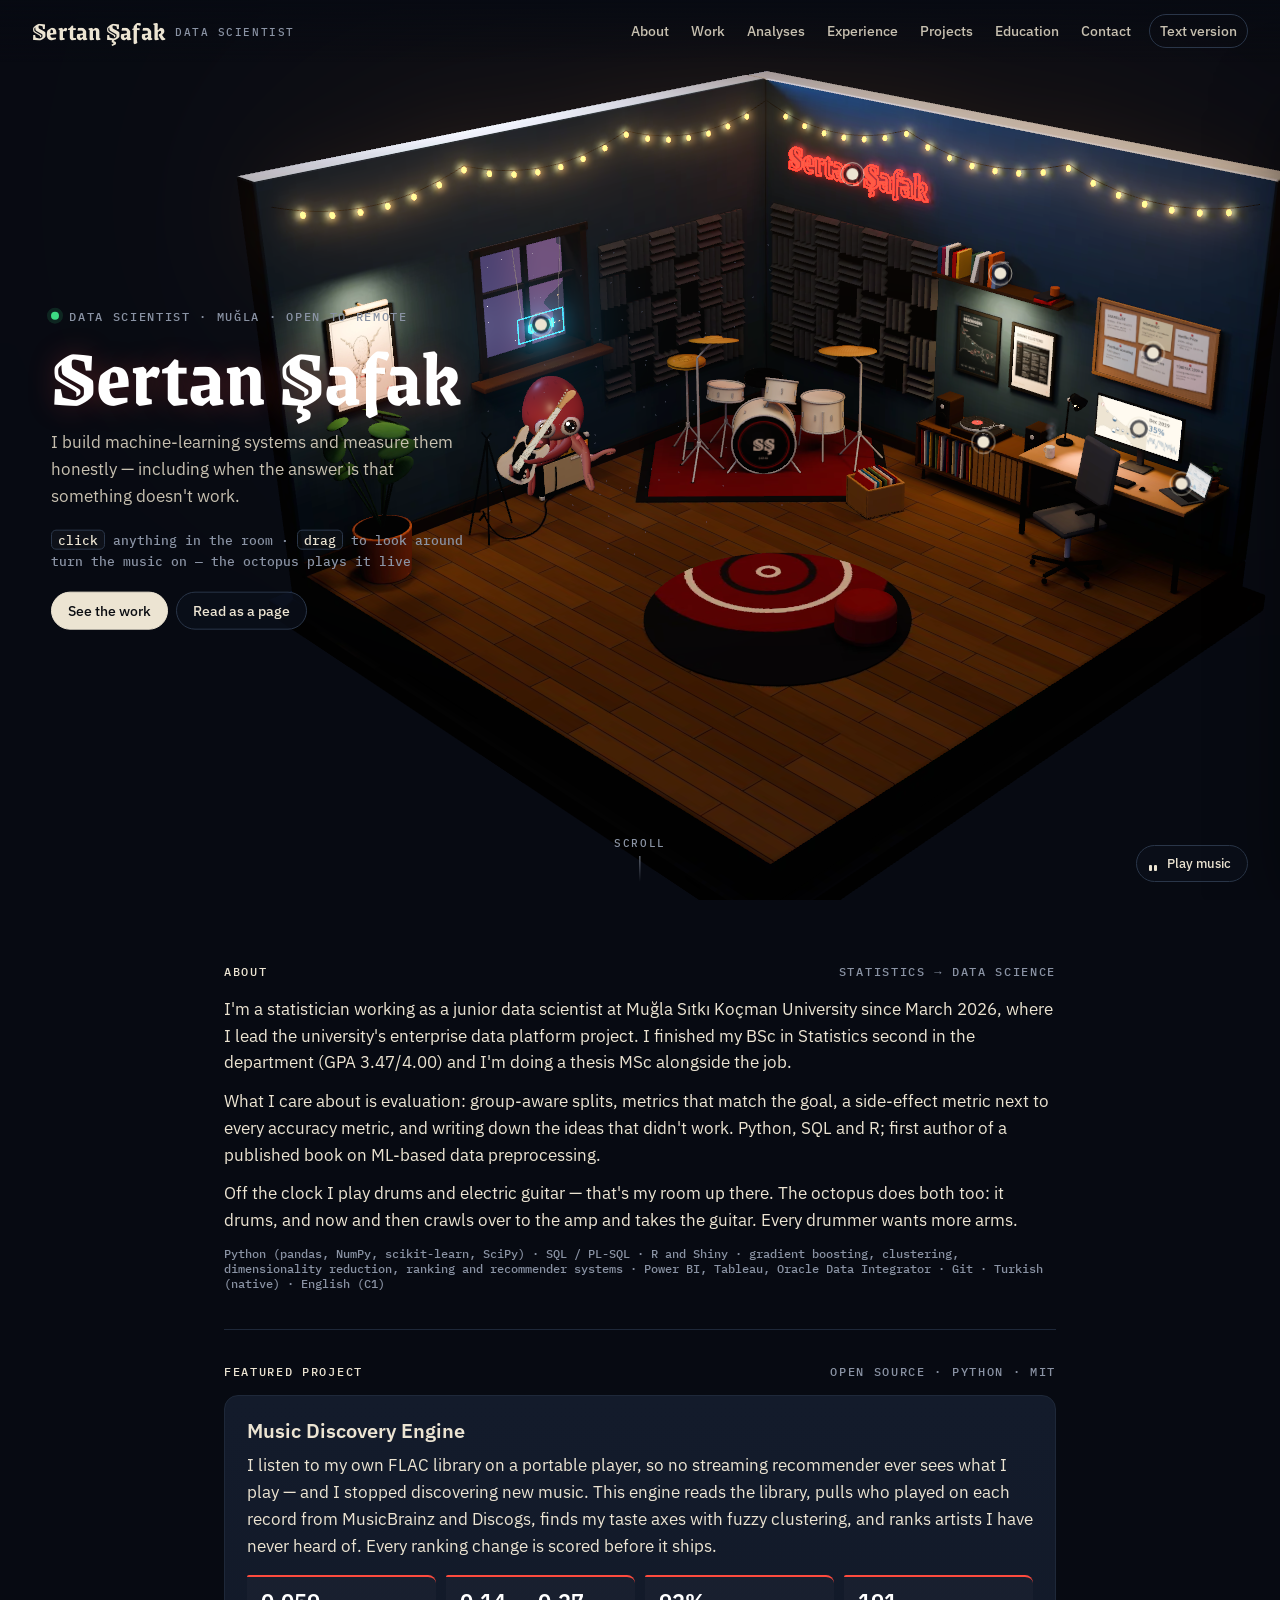
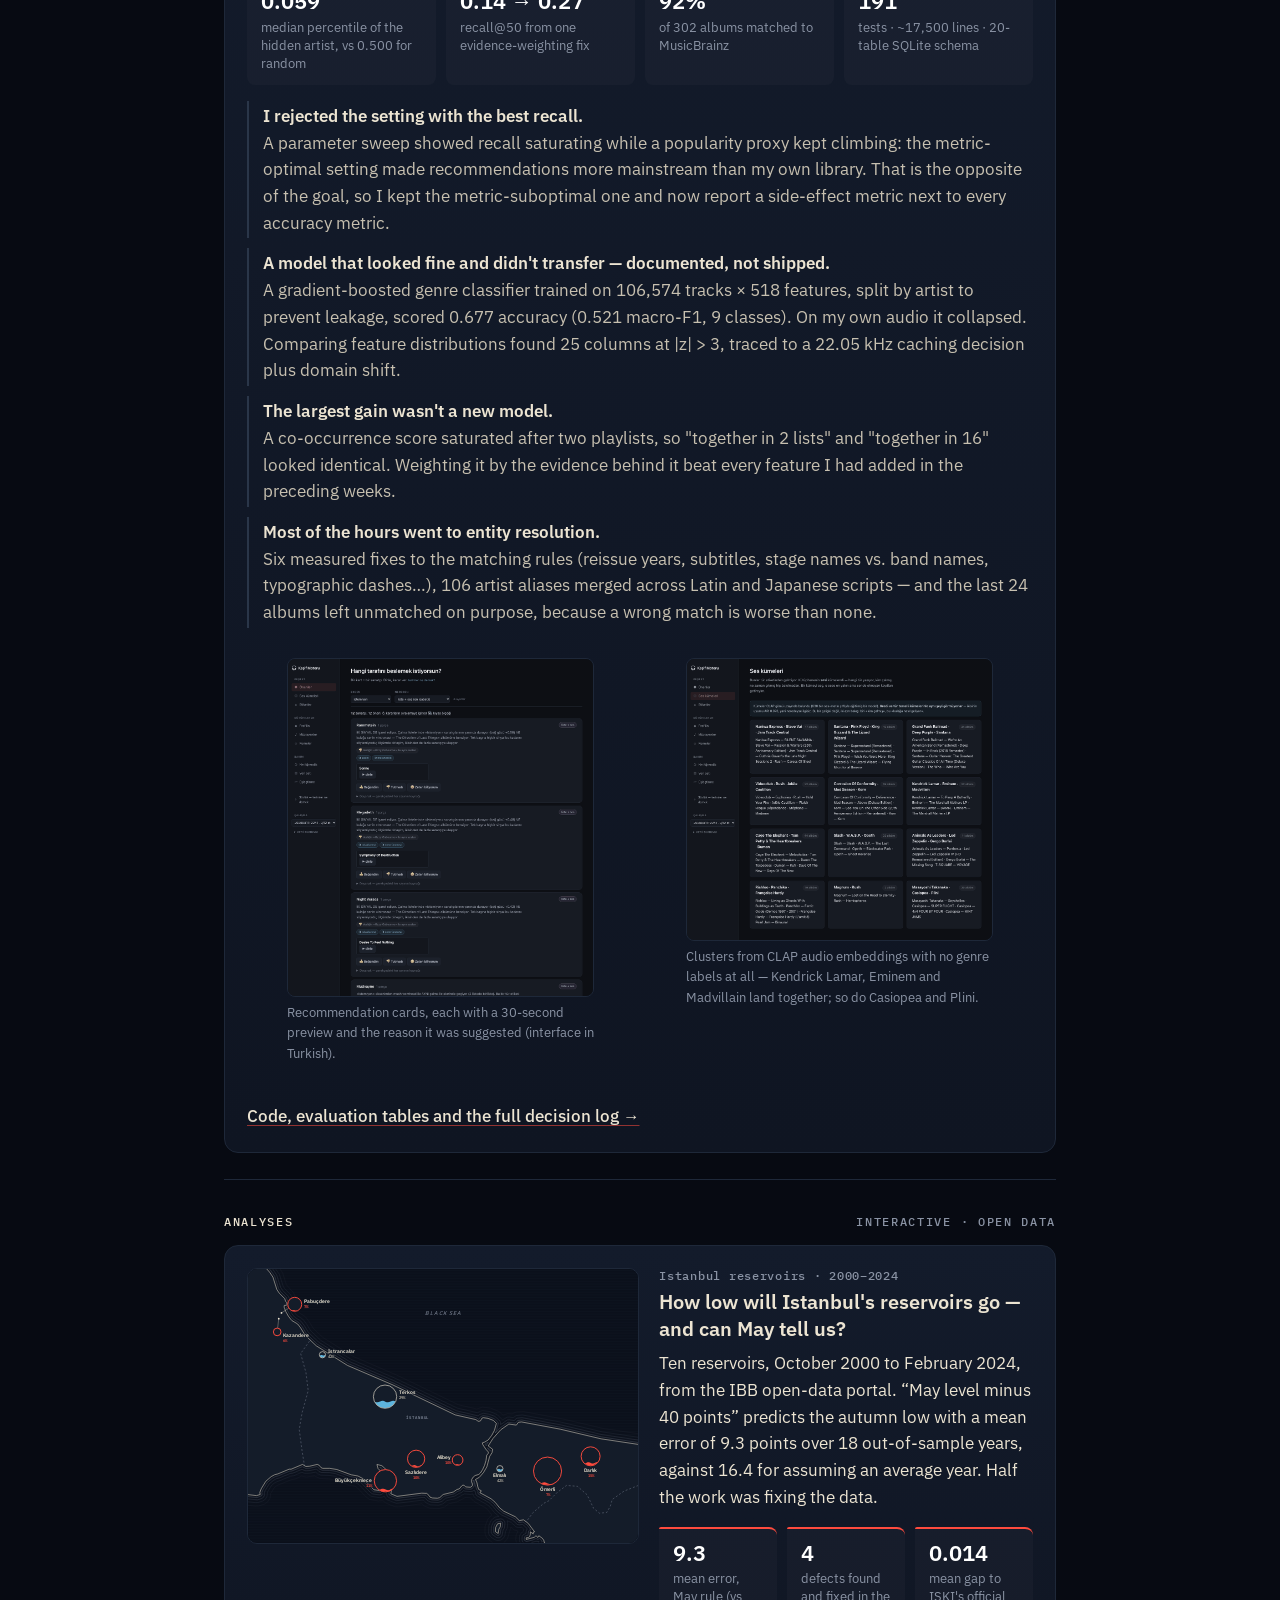
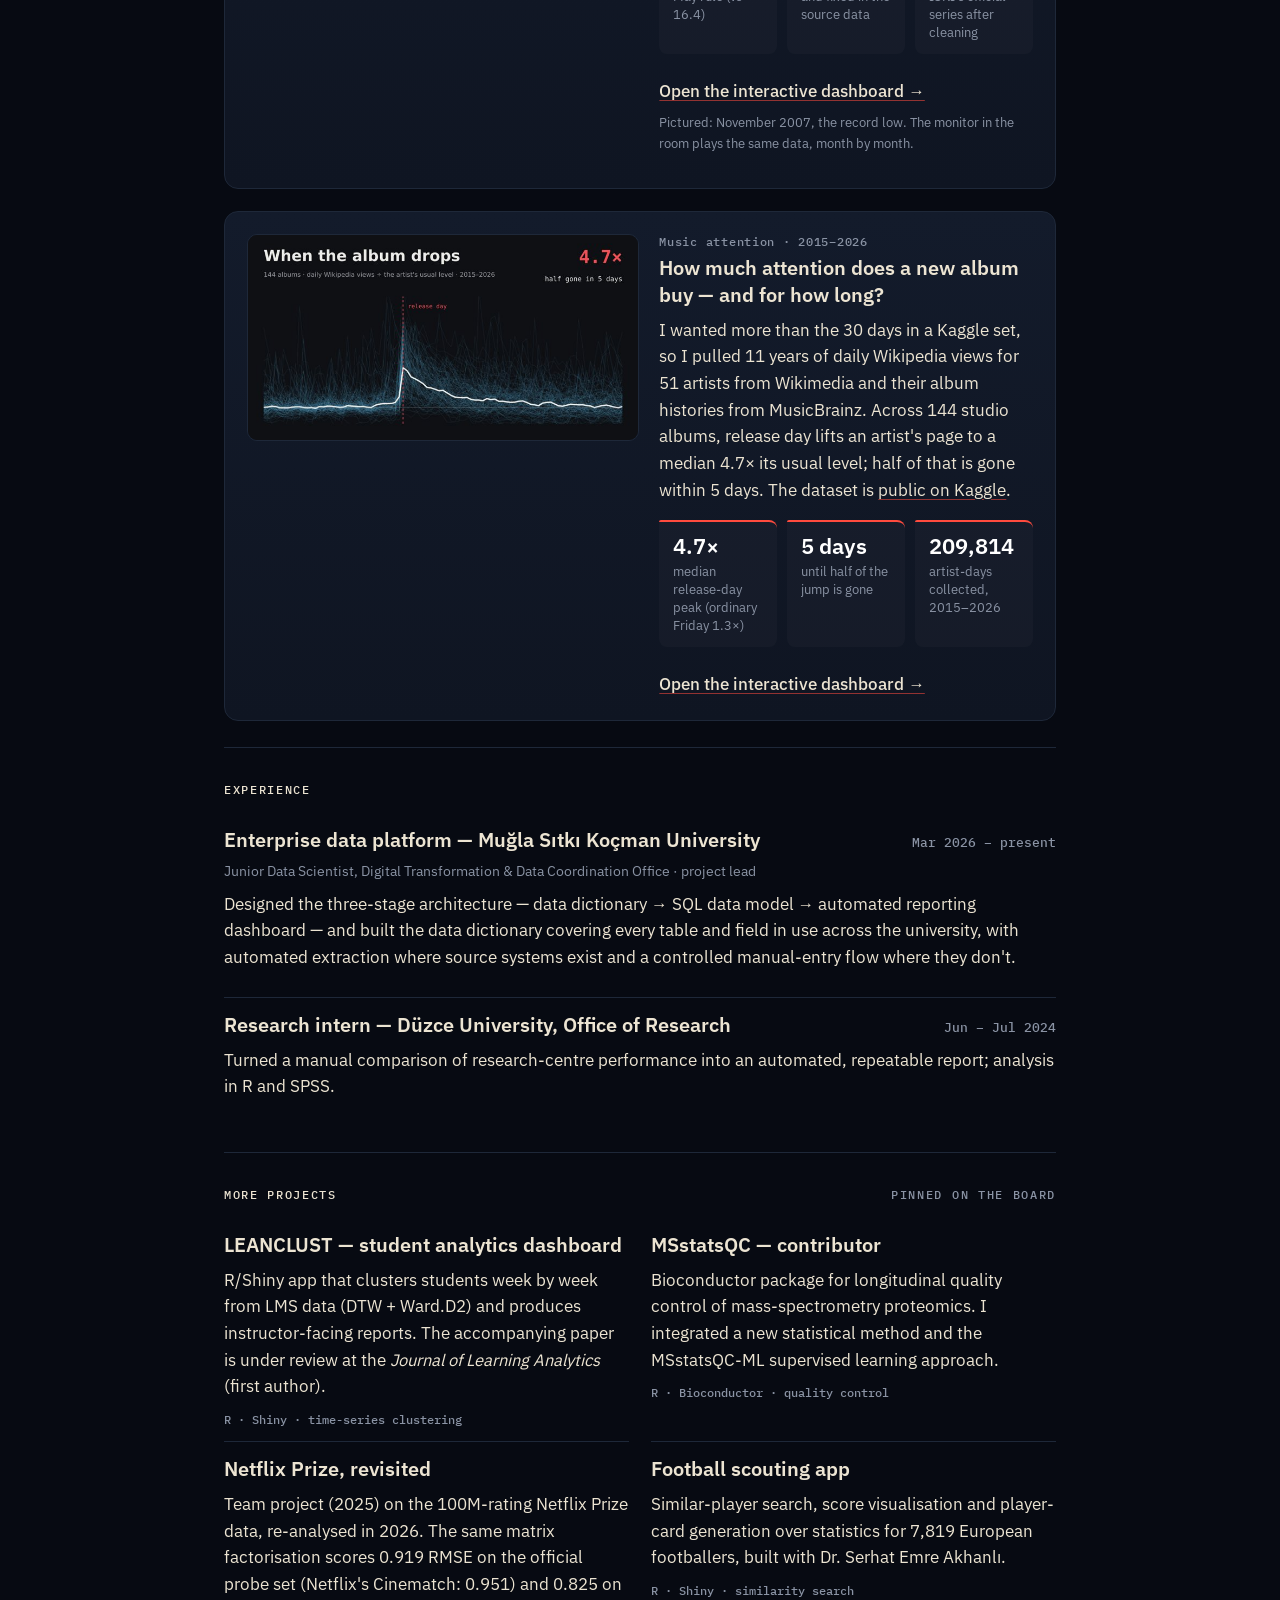
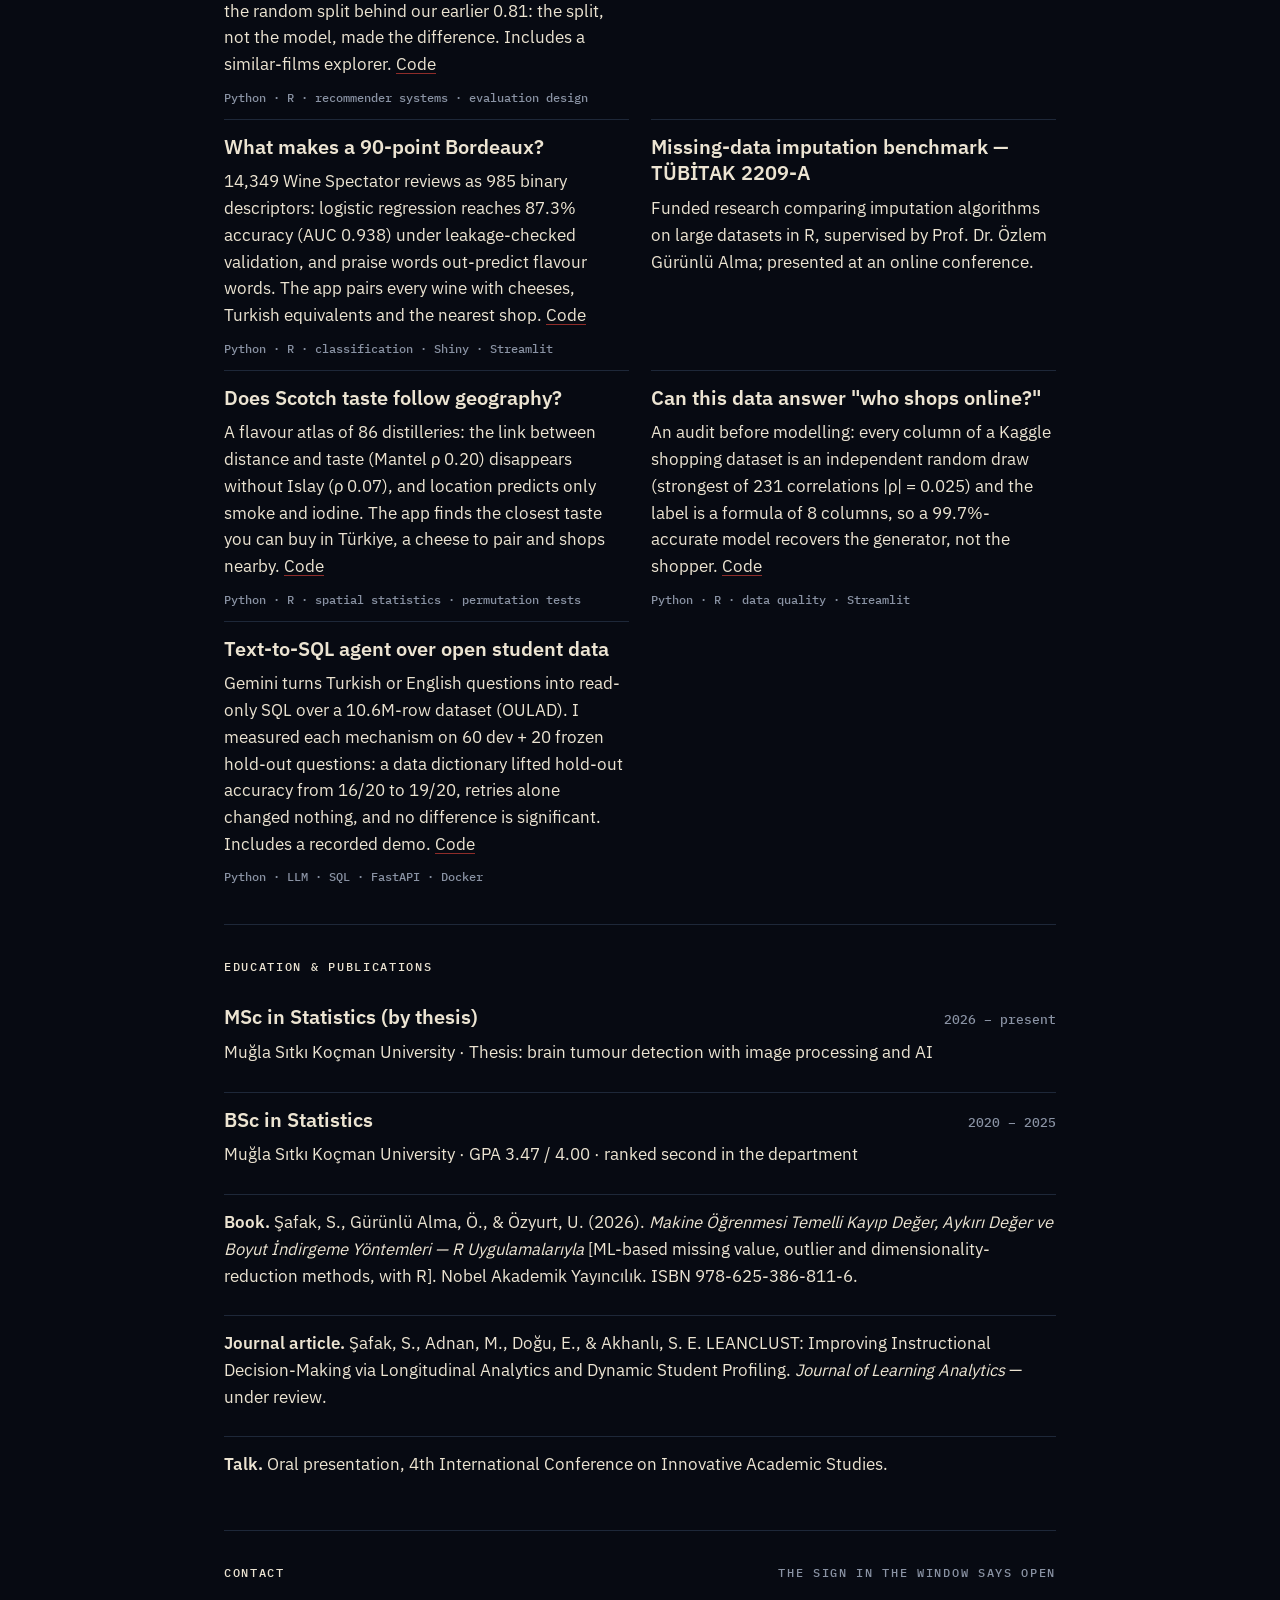
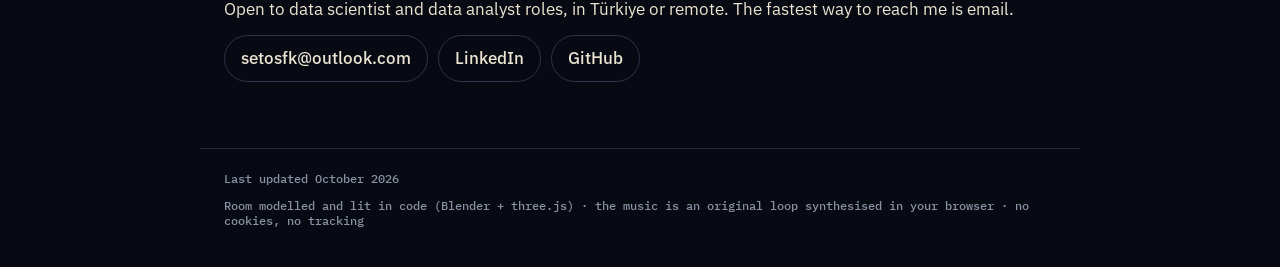
<file: index.html>
<!doctype html>
<html lang="en">
<head>
<meta charset="utf-8">
<meta name="viewport" content="width=device-width, initial-scale=1, viewport-fit=cover">
<title>Sertan Şafak — Data Scientist</title>
<meta name="description" content="Statistician and data scientist in Muğla, Türkiye. Music discovery engine, an interactive analysis of Istanbul's reservoirs, a published book on ML-based data preprocessing.">
<meta name="author" content="Sertan Şafak">
<meta name="theme-color" content="#070a12">
<meta property="og:type" content="website">
<meta property="og:url" content="https://setosfk.github.io/">
<meta property="og:title" content="Sertan Şafak — Data Scientist">
<meta property="og:description" content="I build machine-learning systems and measure them honestly. Python, SQL, R.">
<meta property="og:image" content="https://setosfk.github.io/og.png">
<meta property="og:image:width" content="1200">
<meta property="og:image:height" content="630">
<meta name="twitter:card" content="summary_large_image">
<link rel="canonical" href="https://setosfk.github.io/">
<link rel="icon" href="favicon.svg" type="image/svg+xml">
<link rel="preload" href="assets/oda/oda.glb?v=350130e1" as="fetch" crossorigin>
<noscript><style>.stage .poster{opacity:1}.loader,.scroll{display:none}</style></noscript>
<style>
@font-face{font-family:"Grenze Gotisch";font-weight:700;font-display:swap;src:url(assets/grenze-gotisch-latin-700-normal.woff2) format("woff2");unicode-range:U+0000-00FF,U+2000-206F}
@font-face{font-family:"Grenze Gotisch";font-weight:700;font-display:swap;src:url(assets/grenze-gotisch-latin-ext-700-normal.woff2) format("woff2");unicode-range:U+0100-02BA}
@font-face{font-family:"IBM Plex Sans";font-weight:400;font-display:swap;src:url(assets/ibm-plex-sans-latin-400-normal.woff2) format("woff2");unicode-range:U+0000-00FF,U+0131,U+2000-206F,U+2212}
@font-face{font-family:"IBM Plex Sans";font-weight:400;font-display:swap;src:url(assets/ibm-plex-sans-latin-ext-400-normal.woff2) format("woff2");unicode-range:U+0100-0130,U+0132-02BA}
@font-face{font-family:"IBM Plex Sans";font-weight:500;font-display:swap;src:url(assets/ibm-plex-sans-latin-500-normal.woff2) format("woff2");unicode-range:U+0000-00FF,U+0131,U+2000-206F,U+2212}
@font-face{font-family:"IBM Plex Sans";font-weight:500;font-display:swap;src:url(assets/ibm-plex-sans-latin-ext-500-normal.woff2) format("woff2");unicode-range:U+0100-0130,U+0132-02BA}
@font-face{font-family:"IBM Plex Sans";font-weight:600;font-display:swap;src:url(assets/ibm-plex-sans-latin-600-normal.woff2) format("woff2");unicode-range:U+0000-00FF,U+0131,U+2000-206F,U+2212}
@font-face{font-family:"IBM Plex Sans";font-weight:600;font-display:swap;src:url(assets/ibm-plex-sans-latin-ext-600-normal.woff2) format("woff2");unicode-range:U+0100-0130,U+0132-02BA}
@font-face{font-family:"IBM Plex Mono";font-weight:400;font-display:swap;src:url(assets/ibm-plex-mono-latin-400-normal.woff2) format("woff2");unicode-range:U+0000-00FF,U+0131,U+2000-206F,U+2212}
@font-face{font-family:"IBM Plex Mono";font-weight:500;font-display:swap;src:url(assets/ibm-plex-mono-latin-500-normal.woff2) format("woff2");unicode-range:U+0000-00FF,U+0131,U+2000-206F,U+2212}
@font-face{font-family:"IBM Plex Mono";font-weight:500;font-display:swap;src:url(assets/ibm-plex-mono-latin-ext-500-normal.woff2) format("woff2");unicode-range:U+0100-0130,U+0132-02BA}

:root{
  color-scheme:dark;
  --bg:#070a12; --bg-2:#0b101b; --card:#0f1522; --card-2:#131b2b; --line:#1e2839; --line-2:#2a3649;
  --ink:#ece4d2; --ink-2:#c7c0b0; --muted:#8a93a4;
  --neon:#ff4b3e; --red:#e0343f; --blue:#5db4dd; --warm:#ffc070;
  /* the reservoir thumbnail uses the dashboards' variables */
  --water:#5db4dd; --land:#141c29; --sea:#0b101b; --hatch:#101723; --surface:#141c29; --accent:#ff4b3e;
  --f-name:"Grenze Gotisch",Georgia,serif; --f-body:"IBM Plex Sans",-apple-system,BlinkMacSystemFont,"Segoe UI",Roboto,sans-serif;
  --f-mono:"IBM Plex Mono",ui-monospace,Menlo,monospace;
  --ease:cubic-bezier(.2,.8,.2,1);
}
*{box-sizing:border-box}
html{-webkit-text-size-adjust:100%;scroll-behavior:smooth;background:var(--bg)}
body{margin:0;background:var(--bg);color:var(--ink);font:16.5px/1.62 var(--f-body)}
a{color:inherit;text-decoration-color:color-mix(in srgb,var(--neon) 55%,transparent);text-underline-offset:3px}
a:hover{color:#fff}
:focus-visible{outline:2px solid var(--blue);outline-offset:3px;border-radius:4px}
.sr{position:absolute;width:1px;height:1px;overflow:hidden;clip:rect(0 0 0 0)}

/* ---------------------------------------------------------------- header */
.top{position:fixed;z-index:30;left:0;right:0;top:0;display:flex;align-items:center;gap:18px;padding:14px clamp(16px,3vw,32px);
  background:linear-gradient(#070a12e6,#070a1200);pointer-events:none}
.top>*{pointer-events:auto}
.brand{font:700 26px/1 var(--f-name);text-decoration:none;color:var(--ink);letter-spacing:.01em}
.brand i{font:500 11px var(--f-mono);letter-spacing:.14em;text-transform:uppercase;color:var(--muted);margin-left:10px;font-style:normal;vertical-align:4px}
.top nav{margin-left:auto;display:flex;gap:2px;flex-wrap:wrap;justify-content:flex-end}
.top nav button,.top nav a{appearance:none;background:none;border:0;color:var(--ink-2);font:500 13.5px var(--f-body);padding:7px 10px;border-radius:999px;cursor:pointer;text-decoration:none}
.top nav button:hover,.top nav a:hover,.top nav button[aria-current="true"]{color:#fff;background:#ffffff12}
.top nav .txt{border:1px solid var(--line-2);margin-left:6px}
.menu{display:none}
@media (max-width:980px){
  .top nav{display:none;position:absolute;top:56px;right:12px;flex-direction:column;background:#0b101bf2;border:1px solid var(--line-2);border-radius:14px;padding:8px;min-width:200px}
  .top nav.open{display:flex}
  .top nav button,.top nav a{text-align:left;font-size:15px;padding:10px 12px}
  .menu{display:inline-grid;place-items:center;margin-left:auto;width:40px;height:40px;border-radius:999px;border:1px solid var(--line-2);background:#0b101bcc;color:var(--ink);cursor:pointer}
}

/* ---------------------------------------------------------------- stage */
.stage{position:relative;height:100vh;height:100svh;min-height:540px;overflow:hidden;background:radial-gradient(120% 90% at 60% 58%,#111a2c 0,#070a12 62%)}
.stage canvas{position:absolute;inset:0;width:100%;height:100%;display:block;outline:none}
.poster{position:absolute;inset:0;background:center/cover no-repeat;opacity:0;transition:opacity .8s}
.stage.nogl .poster{opacity:1}
.intro{position:absolute;z-index:5;left:clamp(16px,4vw,64px);top:50%;transform:translateY(-44%);width:min(420px,34vw);pointer-events:none;transition:opacity .5s,transform .6s var(--ease)}
.intro>*{pointer-events:auto}
.stage.focused .intro{opacity:0;transform:translate(-30px,-44%);pointer-events:none}
.stage.focused .intro>*{pointer-events:none}
.kicker{font:500 12px var(--f-mono);letter-spacing:.14em;text-transform:uppercase;color:var(--muted);margin:0 0 14px}
.kicker b{width:8px;height:8px;border-radius:50%;background:#3ddc84;box-shadow:0 0 0 4px #3ddc8422;display:inline-block;margin-right:10px;vertical-align:1px}
.name{font:700 clamp(48px,6.4vw,96px)/.92 var(--f-name);margin:0 0 16px;color:#fff;text-shadow:0 0 28px #ff4b3e40}
.lede{font-size:clamp(16px,1.35vw,19px);line-height:1.55;color:var(--ink-2);margin:0 0 20px}
.hint{font:500 12.5px var(--f-mono);color:var(--muted);margin:0 0 20px;line-height:1.7}
.hint kbd{font:inherit;color:var(--ink);border:1px solid var(--line-2);border-radius:5px;padding:1px 6px;background:#ffffff08}
.cta{display:flex;flex-wrap:wrap;gap:8px}
.cta a,.cta button{appearance:none;font:500 14px var(--f-body);color:var(--ink);text-decoration:none;border:1px solid var(--line-2);background:#0b101bcc;border-radius:999px;padding:9px 16px;cursor:pointer}
.cta .pri{background:var(--ink);color:#0b0d12;border-color:var(--ink)}
.cta a:hover,.cta button:hover{border-color:var(--ink)}
.loader{position:absolute;z-index:6;right:clamp(16px,3vw,32px);bottom:22px;font:500 12.5px var(--f-mono);color:var(--muted);letter-spacing:.06em;transition:opacity .6s}
.loader b{color:var(--ink);font-weight:500}
.loader i{display:block;height:2px;margin-top:8px;background:var(--line-2);border-radius:2px;overflow:hidden}
.loader i::after{content:"";display:block;height:100%;width:var(--p,0%);background:var(--neon);transition:width .2s}
.stage.ready .loader{opacity:0;pointer-events:none}
.sound{position:absolute;z-index:7;right:clamp(16px,3vw,32px);bottom:18px;display:flex;align-items:center;gap:10px;appearance:none;cursor:pointer;
  font:500 13px var(--f-body);color:var(--ink);background:#0b101bd9;border:1px solid var(--line-2);border-radius:999px;padding:9px 16px 9px 12px}
.sound:hover{border-color:var(--ink)}
.sound i{display:inline-flex;gap:2px;align-items:flex-end;height:14px}
.sound i::before,.sound i::after{content:"";width:3px;height:6px;background:var(--ink);border-radius:1px}
.sound[aria-pressed="true"] i::before{animation:eq .9s ease-in-out infinite}
.sound[aria-pressed="true"] i::after{animation:eq .9s ease-in-out -.45s infinite}
.sound[aria-pressed="true"]{border-color:var(--neon)}
@keyframes eq{0%,100%{height:4px}50%{height:14px}}
.stage.focused .sound{right:auto;left:clamp(16px,3vw,32px)}
@media (max-width:820px){.stage.focused .sound{display:none}}
.scroll{position:absolute;z-index:5;left:50%;bottom:18px;transform:translateX(-50%);font:500 11px var(--f-mono);letter-spacing:.14em;text-transform:uppercase;color:var(--muted);text-decoration:none;display:flex;flex-direction:column;align-items:center;gap:6px}
.scroll::after{content:"";width:1px;height:26px;background:linear-gradient(var(--muted),transparent);animation:drip 2.2s infinite}
@keyframes drip{0%{transform:scaleY(0);transform-origin:top}50%{transform:scaleY(1);transform-origin:top}51%{transform-origin:bottom}100%{transform:scaleY(0);transform-origin:bottom}}
.stage.focused .scroll{opacity:0}

/* pins over the objects, hover label with corner brackets */
.pins{position:absolute;inset:0;z-index:4;pointer-events:none}
.pin{position:absolute;left:0;top:0;width:30px;height:30px;margin:-15px 0 0 -15px;border-radius:50%;border:0;padding:0;pointer-events:auto;cursor:pointer;background:transparent;
  transition:opacity .35s;will-change:transform}
.pin::before{content:"";position:absolute;inset:9px;border-radius:50%;background:var(--ink);box-shadow:0 0 0 3px #070a12aa}
.pin::after{content:"";position:absolute;inset:3px;border-radius:50%;border:1.5px solid var(--ink);opacity:.7;animation:ping 2.4s var(--ease) infinite}
.pin span{position:absolute;left:34px;top:50%;transform:translateY(-50%);white-space:nowrap;font:500 12px var(--f-mono);letter-spacing:.04em;color:var(--ink);
  background:#0b101be6;border:1px solid var(--line-2);padding:4px 9px;border-radius:999px;opacity:0;transition:opacity .2s;pointer-events:none}
.pin:hover span,.pin:focus-visible span,.pins.labels .pin span{opacity:1}
.pins.hide .pin{opacity:0;pointer-events:none}
@keyframes ping{0%{transform:scale(.6);opacity:.9}70%,100%{transform:scale(1.5);opacity:0}}
.tag{position:absolute;z-index:4;left:0;top:0;pointer-events:none;opacity:0;transition:opacity .15s}
.tag.on{opacity:1}
.tag i{position:absolute;width:14px;height:14px;border:2px solid var(--ink)}
.tag i:nth-child(1){left:0;top:0;border-right:0;border-bottom:0}.tag i:nth-child(2){right:0;top:0;border-left:0;border-bottom:0}
.tag i:nth-child(3){left:0;bottom:0;border-right:0;border-top:0}.tag i:nth-child(4){right:0;bottom:0;border-left:0;border-top:0}
.tag b{position:absolute;left:50%;bottom:calc(100% + 10px);transform:translateX(-50%);white-space:nowrap;font:500 12.5px var(--f-mono);color:#0b0d12;background:var(--ink);padding:5px 10px;border-radius:999px}

/* the panel that opens next to a focused object */
.panel{position:absolute;z-index:8;top:76px;right:clamp(12px,2vw,24px);bottom:clamp(12px,2vw,24px);width:min(460px,38vw);display:flex;flex-direction:column;
  background:#0a0f1af2;border:1px solid var(--line-2);border-radius:16px;box-shadow:0 30px 80px #0009;transform:translateX(calc(100% + 40px));transition:transform .55s var(--ease);
  -webkit-backdrop-filter:blur(10px);backdrop-filter:blur(10px)}
.panel.open{transform:none}
.panel header{display:flex;align-items:center;gap:8px;padding:14px 14px 12px 20px;border-bottom:1px solid var(--line)}
.panel header .n{font:500 12px var(--f-mono);letter-spacing:.12em;text-transform:uppercase;color:var(--muted)}
.panel header .sp{flex:1}
.panel header button{appearance:none;width:34px;height:34px;border-radius:999px;border:1px solid var(--line-2);background:transparent;color:var(--ink);cursor:pointer;font:16px/1 var(--f-body)}
.panel header button:hover{border-color:var(--ink)}
.panel .body{overflow:auto;padding:4px 20px 24px;overscroll-behavior:contain}
.panel .body .sec-h{margin-top:14px}
.panel .analysis,.panel .figs,.panel .two{grid-template-columns:1fr}
.panel .stats,.panel .analysis .stats{grid-template-columns:1fr 1fr}
.panel .card{padding:16px}
.panel .two .item:nth-child(2){border-top:1px solid var(--line)}
@media (max-width:820px){
  .panel{left:0;right:0;top:auto;bottom:0;width:auto;max-height:64svh;border-radius:18px 18px 0 0;transform:translateY(105%)}
  .intro{top:auto;bottom:74px;transform:none;width:auto;right:16px}
  .stage.focused .intro{transform:translateY(20px)}
  .name{font-size:52px}
  .lede{font-size:15.5px;margin-bottom:14px}
  .hint{display:none}
  .pin span{display:none}
}

/* ---------------------------------------------------------------- the readable page */
.read{max-width:880px;margin:0 auto;padding:30px clamp(16px,4vw,24px) 40px}
.sec{padding:34px 0 26px;scroll-margin-top:70px;border-top:1px solid var(--line)}
.sec:first-child{border-top:0}
.sec-h{display:flex;justify-content:space-between;align-items:baseline;gap:12px;margin:0 0 16px;font:500 12px var(--f-mono);letter-spacing:.14em;text-transform:uppercase;color:var(--muted)}
.sec-h b{color:var(--ink);font-weight:500}
h3{font-size:1.28rem;line-height:1.3;margin:0 0 8px;font-weight:600}
h3 a{text-decoration:none}h3 a:hover{text-decoration:underline}
p{margin:0 0 12px}
.card{background:linear-gradient(180deg,var(--card-2),var(--card));border:1px solid var(--line);border-radius:14px;padding:22px}
.stats{display:grid;grid-template-columns:repeat(4,minmax(0,1fr));gap:10px;margin:16px 0}
.stat{border-top:2px solid var(--neon);background:#ffffff06;border-radius:2px 8px 8px 8px;padding:12px 14px}
.stat b{display:block;font:600 1.35rem/1.2 var(--f-body);color:#fff}
.stat span{font-size:.8rem;color:var(--muted);line-height:1.4;display:block;margin-top:4px}
.lessons{list-style:none;padding:0;margin:14px 0 6px;display:grid;gap:10px}
.lessons li{border-left:2px solid var(--line-2);padding:2px 0 2px 14px;color:var(--ink-2)}
.lessons strong{display:block;color:var(--ink)}
.figs{display:grid;grid-template-columns:1fr 1fr;gap:12px;margin:14px 0}
.figs img{width:100%;height:auto;border-radius:8px;border:1px solid var(--line);display:block;background:#fff}
figcaption{font-size:.8rem;color:var(--muted);margin-top:6px}
.more{display:inline-block;margin-top:8px;font-weight:500;color:var(--ink)}
.analysis{display:grid;grid-template-columns:minmax(0,1.05fr) minmax(0,1fr);gap:20px;align-items:start}
.analysis .map{display:block;border:1px solid var(--line);border-radius:10px;overflow:hidden;background:var(--sea)}
.analysis .map svg,.analysis .map img{display:block;width:100%;height:auto}
.analysis + .analysis{margin-top:22px}
.analysis .k{font:500 12px var(--f-mono);color:var(--muted);letter-spacing:.06em;margin-bottom:6px}
.analysis .stats{grid-template-columns:repeat(3,minmax(0,1fr))}
.item{padding:14px 0;border-top:1px solid var(--line)}
.item:first-of-type{border-top:0}
.row{display:flex;justify-content:space-between;align-items:baseline;gap:12px;flex-wrap:wrap}
.when{font:500 12.5px var(--f-mono);color:var(--muted)}
.meta{font-size:.9rem;color:var(--muted);margin:-2px 0 8px}
.two{display:grid;grid-template-columns:1fr 1fr;gap:0 22px}
.two .item:nth-child(2){border-top:0}
.tags{font:500 12px var(--f-mono);color:var(--muted);margin-top:6px}
.contact{display:flex;flex-wrap:wrap;gap:10px}
.contact a{border:1px solid var(--line-2);border-radius:999px;padding:9px 16px;text-decoration:none;font-weight:500}
.contact a:hover{border-color:var(--ink)}
footer{max-width:880px;margin:0 auto;padding:22px clamp(16px,4vw,24px) 40px;display:flex;justify-content:space-between;gap:12px;flex-wrap:wrap;font:500 12px var(--f-mono);color:var(--muted);border-top:1px solid var(--line)}
@media (max-width:720px){.stats{grid-template-columns:1fr 1fr}.figs,.analysis,.two{grid-template-columns:1fr}.two .item:nth-child(2){border-top:1px solid var(--line)}}
@media (prefers-reduced-motion:reduce){*{animation:none!important;transition:none!important;scroll-behavior:auto!important}}
</style>
</head>
<body>
<header class="top">
  <a class="brand" href="#top">Sertan Şafak<i>data scientist</i></a>
  <button class="menu" type="button" aria-label="Menu" aria-expanded="false">☰</button>
  <nav aria-label="Sections">
    <button type="button" data-go="about">About</button>
    <button type="button" data-go="work">Work</button>
    <button type="button" data-go="analyses">Analyses</button>
    <button type="button" data-go="experience">Experience</button>
    <button type="button" data-go="projects">Projects</button>
    <button type="button" data-go="education">Education</button>
    <button type="button" data-go="contact">Contact</button>
    <a class="txt" href="#read">Text version</a>
  </nav>
</header>

<section class="stage" id="top" aria-label="Sertan's room — an interactive 3D scene">
  <div class="poster" style="background-image:url(assets/oda/oda.webp?v=350130e1)" aria-hidden="true"></div>
  <canvas id="room" aria-hidden="true" tabindex="-1"></canvas>
  <div class="pins" aria-label="Places in the room"></div>
  <div class="tag" aria-hidden="true"><i></i><i></i><i></i><i></i><b></b></div>
  <div class="intro">
    <p class="kicker"><b></b>Data scientist · <span lang="tr">Muğla</span> · open to remote</p>
    <h1 class="name">Sertan Şafak</h1>
    <p class="lede">I build machine-learning systems and measure them honestly — including when the answer is that something doesn't work.</p>
    <p class="hint"><kbd>click</kbd> anything in the room · <kbd>drag</kbd> to look around<br>turn the music on — the octopus plays it live</p>
    <div class="cta"><button class="pri" type="button" data-go="work">See the work</button><a href="#read">Read as a page</a></div>
  </div>
  <div class="loader" role="status"><span>Tuning the drums… <b>0%</b></span><i></i></div>
  <button class="sound" type="button" aria-pressed="false" hidden><i aria-hidden="true"></i><span>Play music</span></button>
  <a class="scroll" href="#read">scroll</a>
  <aside class="panel" aria-label="Details" aria-hidden="true">
    <header><span class="n"></span><span class="sp"></span>
      <button type="button" class="prev" aria-label="Previous">←</button><button type="button" class="next" aria-label="Next">→</button><button type="button" class="close" aria-label="Close">✕</button></header>
    <div class="body"></div>
  </aside>
</section>

<main class="read" id="read">
<section class="sec" id="about" data-title="About">
  <h2 class="sec-h"><b>About</b><span>statistics → data science</span></h2>
  <p>I'm a statistician working as a junior data scientist at Muğla Sıtkı Koçman University since March 2026, where I lead the university's enterprise data platform project. I finished my BSc in Statistics second in the department (GPA 3.47/4.00) and I'm doing a thesis MSc alongside the job.</p>
  <p>What I care about is evaluation: group-aware splits, metrics that match the goal, a side-effect metric next to every accuracy metric, and writing down the ideas that didn't work. Python, SQL and R; first author of a published book on ML-based data preprocessing.</p>
  <p>Off the clock I play drums and electric guitar — that's my room up there. The octopus does both too: it drums, and now and then crawls over to the amp and takes the guitar. Every drummer wants more arms.</p>
  <p class="tags">Python (pandas, NumPy, scikit-learn, SciPy) · SQL / PL-SQL · R and Shiny · gradient boosting, clustering, dimensionality reduction, ranking and recommender systems · Power BI, Tableau, Oracle Data Integrator · Git · Turkish (native) · English (C1)</p>
</section>
<section class="sec" id="work" data-title="Featured project">
  <h2 class="sec-h"><b>Featured project</b><span>open source · Python · MIT</span></h2>
  <div class="card">
    <h3><a href="https://github.com/SETOsfk/muzik-kesif-motoru">Music Discovery Engine</a></h3>
    <p>I listen to my own FLAC library on a portable player, so no streaming recommender ever sees what I play — and I stopped discovering new music. This engine reads the library, pulls who played on each record from MusicBrainz and Discogs, finds my taste axes with fuzzy clustering, and ranks artists I have never heard of. Every ranking change is scored before it ships.</p>
    <div class="stats">
      <div class="stat"><b>0.059</b><span>median percentile of the hidden artist, vs 0.500 for random</span></div>
      <div class="stat"><b>0.14 → 0.27</b><span>recall@50 from one evidence-weighting fix</span></div>
      <div class="stat"><b>92%</b><span>of 302 albums matched to MusicBrainz</span></div>
      <div class="stat"><b>191</b><span>tests · ~17,500 lines · 20-table SQLite schema</span></div>
    </div>
    <ul class="lessons">
      <li><strong>I rejected the setting with the best recall.</strong>A parameter sweep showed recall saturating while a popularity proxy kept climbing: the metric-optimal setting made recommendations more mainstream than my own library. That is the opposite of the goal, so I kept the metric-suboptimal one and now report a side-effect metric next to every accuracy metric.</li>
      <li><strong>A model that looked fine and didn't transfer — documented, not shipped.</strong>A gradient-boosted genre classifier trained on 106,574 tracks × 518 features, split by artist to prevent leakage, scored 0.677 accuracy (0.521 macro-F1, 9 classes). On my own audio it collapsed. Comparing feature distributions found 25 columns at |z| &gt; 3, traced to a 22.05 kHz caching decision plus domain shift.</li>
      <li><strong>The largest gain wasn't a new model.</strong>A co-occurrence score saturated after two playlists, so "together in 2 lists" and "together in 16" looked identical. Weighting it by the evidence behind it beat every feature I had added in the preceding weeks.</li>
      <li><strong>Most of the hours went to entity resolution.</strong>Six measured fixes to the matching rules (reissue years, subtitles, stage names vs. band names, typographic dashes…), 106 artist aliases merged across Latin and Japanese scripts — and the last 24 albums left unmatched on purpose, because a wrong match is worse than none.</li>
    </ul>
    <div class="figs">
      <figure><a href="assets/oneriler.png"><img src="assets/oneriler.png" alt="Recommendation screen of the Music Discovery Engine" loading="lazy" width="1100" height="1213"></a><figcaption>Recommendation cards, each with a 30-second preview and the reason it was suggested (interface in Turkish).</figcaption></figure>
      <figure><a href="assets/ses-kumeleri.png"><img src="assets/ses-kumeleri.png" alt="Sound clusters found from audio embeddings without any genre labels" loading="lazy" width="1100" height="1011"></a><figcaption>Clusters from CLAP audio embeddings with no genre labels at all — Kendrick Lamar, Eminem and Madvillain land together; so do Casiopea and Plini.</figcaption></figure>
    </div>
    <a class="more" href="https://github.com/SETOsfk/muzik-kesif-motoru">Code, evaluation tables and the full decision log →</a>
  </div>
</section>
<section class="sec" id="analyses" data-title="Analyses">
  <h2 class="sec-h"><b>Analyses</b><span>interactive · open data</span></h2>
  <div class="card analysis">
    <a class="map" href="analyses/istanbul-reservoirs/" aria-label="Open the interactive dashboard"><svg xmlns="http://www.w3.org/2000/svg" viewBox="0 0 1000 701" role="img"><title>Istanbul's ten reservoirs in 2007-11</title><defs><pattern id="sm1h" width="7" height="7" patternUnits="userSpaceOnUse"><path d="M0 3.5H7" stroke="var(--hatch)" stroke-width="1"/></pattern><clipPath id="sm1cOmerli"><circle r="35.2"/></clipPath><clipPath id="sm1cTerkos"><circle r="29.1"/></clipPath><clipPath id="sm1cBuyukcekmece"><circle r="27.8"/></clipPath><clipPath id="sm1cDarlik"><circle r="23.5"/></clipPath><clipPath id="sm1cSazlidere"><circle r="21.3"/></clipPath><clipPath id="sm1cPabucdere"><circle r="17.1"/></clipPath><clipPath id="sm1cAlibey"><circle r="12.9"/></clipPath><clipPath id="sm1cKazandere"><circle r="9.0"/></clipPath><clipPath id="sm1cElmali"><circle r="7.2"/></clipPath><clipPath id="sm1cIstrancalar"><circle r="7.2"/></clipPath></defs><rect width="1000" height="701" fill="var(--sea)"/><rect width="1000" height="701" fill="url(#sm1h)"/><path d="M0.0 583.0L22.7 585.6L35.1 580.9L36.2 578.1L35.5 572.7L38.4 565.3L49.6 546.9L62.2 536.2L70.3 531.8L78.2 529.7L106.4 518.0L112.3 517.6L139.1 506.4L148.1 511.0L158.4 510.4L176.9 506.0L184.2 513.1L190.2 515.6L209.1 515.8L226.5 518.7L263.0 532.1L280.1 535.2L292.1 541.5L321.2 570.5L339.8 572.2L348.3 564.1L353.1 548.2L358.5 549.7L364.9 555.4L360.9 575.4L361.7 578.7L381.3 587.6L445.1 579.4L456.0 579.9L463.3 588.5L470.8 591.4L486.6 592.2L494.1 589.9L502.5 582.2L528.3 575.9L537.6 569.6L544.4 567.3L551.4 559.2L557.2 563.3L569.5 564.3L574.2 563.0L579.8 555.7L578.2 540.6L586.5 566.8L589.8 569.9L588.7 573.4L590.5 576.8L619.9 592.9L629.8 601.3L640.8 615.2L652.6 624.9L682.0 638.9L692.6 649.1L695.4 649.7L704.5 648.1L714.4 655.3L725.2 668.7L721.6 668.8L719.1 670.9L717.2 682.2L710.9 684.1L708.7 685.9L707.9 693.0L708.8 695.8L713.5 698.0L728.9 694.5L737.8 690.2L742.3 692.8L747.2 690.6L750.6 693.5L753.7 699.5L752.5 700.6M1000.0 444.4L905.6 430.2L800.9 405.5L701.4 386.8L690.7 388.2L684.9 394.9L666.2 392.6L644.1 408.3L633.3 420.2L636.3 414.4L641.4 395.0L640.2 392.4L630.6 383.4L616.4 377.9L602.4 375.8L595.9 378.4L591.3 385.2L584.4 380.8L532.4 369.0L371.0 291.5L257.2 242.5L178.2 192.9L150.1 166.2L139.3 148.5L131.0 137.5L115.6 128.2L107.9 118.6L101.1 106.5L98.1 98.1L101.7 96.9L104.5 92.3L103.7 84.2L100.8 80.2L98.0 72.8L83.7 58.4L78.4 50.1L68.2 18.3L59.3 5.2L54.8 0.0M353.1 532.2L348.7 520.2L337.4 507.8L340.7 508.6L349.7 516.8L354.0 528.3L353.1 532.2M620.7 467.3L616.4 463.1L613.0 457.9L621.2 464.0L620.7 467.3M610.3 453.0L606.9 448.5L615.5 443.8L610.9 451.2L610.3 453.0M648.3 665.4L651.3 661.3L652.3 651.2L651.5 648.4L647.2 646.2L636.9 648.5L633.4 652.1L629.6 660.9L629.6 675.3L638.6 682.1L643.2 682.2L645.7 679.4L648.3 665.4" fill="none" stroke="var(--muted)" stroke-width="1.1" opacity="0.55"/><path d="M0.0 588.9L23.8 591.5L35.5 587.9L39.8 584.6L41.8 580.7L41.7 573.4L43.8 567.9L54.3 550.6L65.4 541.3L72.5 537.4L80.5 535.3L107.6 524.0L114.5 523.2L138.5 513.0L144.6 516.4L148.9 517.0L159.2 516.3L175.7 512.5L181.4 518.5L188.6 521.4L208.6 521.8L224.9 524.5L261.4 537.9L278.1 540.9L288.4 546.3L314.4 573.2L319.8 576.3L337.1 578.8L342.5 577.6L352.9 568.0L357.6 556.4L358.4 557.2L354.9 575.9L356.7 582.0L361.6 586.0L380.8 593.6L445.4 585.4L453.5 585.8L459.8 593.4L468.8 597.1L487.0 598.2L497.4 595.0L505.5 587.5L530.2 581.6L540.2 575.1L547.2 572.7L552.4 567.7L556.1 569.2L570.5 570.2L575.9 568.8L579.9 566.1L582.8 572.2L583.5 577.1L585.9 580.7L616.5 597.8L625.5 605.5L636.5 619.3L648.9 629.6L678.5 643.9L689.8 654.4L694.9 655.7L703.1 654.4L710.2 659.7L715.4 666.0L712.8 670.9L712.3 677.6L705.8 680.2L702.4 685.5L702.0 694.1L703.8 699.2L705.4 700.6M726.4 700.6L737.7 697.6L745.8 698.4L744.3 700.6M1000.0 438.3L906.7 424.3L802.3 399.6L701.9 380.9L689.3 382.3L685.4 384.6L682.3 388.4L669.0 386.2L664.8 386.7L647.0 398.8L647.4 394.3L645.5 389.3L632.3 377.6L617.9 372.1L603.2 369.8L594.0 372.5L589.8 376.4L534.4 363.3L373.6 286.1L260.0 237.2L181.9 188.1L154.8 162.4L144.4 145.3L135.4 133.4L119.6 123.6L112.9 115.2L106.5 104.0L105.6 101.5L110.7 92.3L109.2 81.7L102.9 69.4L88.3 54.4L83.8 47.5L73.5 15.5L64.3 1.8L62.7 0.0M653.6 668.7L656.9 663.6L658.3 652.3L657.8 647.9L655.8 644.1L651.4 641.0L647.2 640.2L636.0 642.4L632.2 644.5L628.3 648.9L623.6 660.2L623.0 674.3L625.4 679.9L636.6 687.8L640.7 688.7L644.9 688.0L648.5 685.8L650.9 682.4L653.6 668.7" fill="none" stroke="var(--muted)" stroke-width="0.9" opacity="0.45"/><path d="M0.0 596.2L19.5 598.6L25.2 598.4L38.2 594.3L45.3 588.9L48.5 582.5L50.1 571.0L59.9 554.9L69.1 547.2L109.0 531.0L117.0 529.8L137.9 520.8L144.0 523.5L149.4 524.0L160.3 523.2L173.1 520.3L177.6 524.4L186.7 528.1L208.0 528.8L223.1 531.3L259.6 544.7L275.8 547.6L284.2 552.0L309.4 578.1L314.9 582.0L336.8 585.8L343.9 584.6L348.9 581.7L351.9 587.2L357.3 591.7L380.2 600.5L445.6 592.4L450.2 592.6L457.1 600.0L468.1 604.2L488.1 605.1L499.5 601.8L509.5 593.4L533.0 588.0L554.4 575.9L569.6 577.3L576.0 576.1L577.8 581.3L582.2 586.8L612.5 603.7L620.4 610.3L631.5 624.2L642.8 633.7L633.8 635.7L627.6 639.2L622.3 645.3L617.3 656.9L616.4 676.8L618.1 681.5L622.4 686.8L632.3 693.5L638.9 695.6L647.4 694.6L653.2 690.9L657.9 683.8L660.0 672.1L664.1 663.9L665.3 651.2L664.1 644.8L674.4 649.7L686.5 660.6L693.1 662.6L701.3 661.9L706.8 666.6L705.5 672.2L698.9 677.4L695.3 685.2L695.3 696.6L697.5 700.6M1000.0 431.2L908.1 417.4L803.9 392.8L702.5 373.9L687.1 375.6L679.3 380.8L669.5 379.2L664.3 379.6L652.0 386.6L638.1 372.7L619.7 365.3L601.6 362.9L596.1 364.1L587.8 368.2L536.7 356.6L376.7 279.8L263.3 231.0L186.2 182.6L160.3 158.0L150.4 141.7L140.5 128.6L124.2 118.2L113.8 102.6L117.8 91.5L115.6 78.9L108.7 65.4L93.7 49.9L90.2 44.5L80.4 13.7L70.7 0.0" fill="none" stroke="var(--muted)" stroke-width="0.7" opacity="0.35"/><path d="M0.0 605.2L18.5 607.5L27.0 607.2L41.7 602.6L50.6 596.5L56.4 587.4L58.2 575.0L67.1 560.5L73.9 554.8L110.8 540.0L120.3 538.2L137.3 530.7L150.0 533.0L170.3 530.2L184.3 536.8L207.3 537.8L220.8 540.1L257.3 553.4L272.9 556.2L278.7 559.3L302.9 584.4L311.2 590.2L333.7 594.5L345.5 593.5L353.0 599.6L376.6 609.1L385.2 609.4L445.4 601.5L452.5 607.7L465.9 612.9L489.4 614.0L503.5 609.9L514.5 601.5L536.5 596.3L556.9 585.4L570.3 586.3L578.6 595.3L607.4 611.1L613.9 616.6L624.8 630.2L614.6 640.5L607.5 659.5L607.0 673.6L608.2 681.1L611.6 688.0L616.7 693.7L626.7 700.6M655.3 700.6L661.2 695.7L665.4 689.2L673.4 661.4L682.2 668.5L692.0 671.6L687.1 680.9L685.9 693.0L687.5 700.6M1000.0 422.1L909.8 408.6L806.0 384.1L705.9 365.3L687.0 366.4L676.5 371.2L664.9 370.4L653.5 374.6L642.9 365.1L622.0 356.6L601.1 353.9L586.2 358.6L539.7 348.1L380.6 271.6L267.5 223.0L191.8 175.4L167.4 152.3L156.5 134.8L147.1 122.5L130.2 111.3L124.0 102.4L126.5 94.8L126.8 89.3L123.8 75.2L116.1 60.2L98.4 40.6L88.7 10.1L82.1 0.0" fill="none" stroke="var(--muted)" stroke-width="0.5" opacity="0.25"/><path d="M1030.0 728.4L1030.0 453.9L904.6 435.1L799.8 410.3L700.9 391.8L692.7 392.7L687.5 399.9L668.3 397.2L647.4 412.0L627.7 434.1L615.3 453.4L626.6 461.7L625.3 470.2L619.0 480.3L611.8 507.0L603.2 521.6L592.7 533.6L582.9 539.1L586.7 548.2L588.6 557.7L591.2 565.1L597.3 567.8L596.3 571.3L593.7 573.0L622.7 588.7L633.4 597.8L644.4 611.7L655.2 620.6L684.9 634.8L695.0 644.7L705.8 642.7L717.9 651.7L734.2 673.4L730.7 674.1L730.7 678.7L723.5 673.4L723.2 680.4L721.5 685.3L718.0 688.0L712.9 688.6L712.9 693.0L733.4 687.5L737.8 683.4L742.7 687.8L745.0 683.4L754.4 690.2L757.6 695.1L759.7 702.1L752.2 707.3L757.6 709.3L762.4 720.9L766.8 726.9L776.6 730.6L786.5 727.1L794.8 720.7L804.6 717.3L929.6 712.1L940.3 713.5L958.7 720.2L967.1 721.7L977.6 730.6L1013.6 730.6L1030.0 728.4ZM642.6 666.9L646.4 660.3L647.3 651.2L639.3 652.9L634.4 662.5L633.9 673.0L641.0 677.7L642.6 666.9ZM-30.0 569.0L-20.7 575.5L21.7 580.7L31.2 577.8L30.4 572.2L33.9 563.1L45.6 543.9L59.5 531.9L68.5 527.1L76.3 525.1L105.4 512.9L110.5 513.0L139.6 500.8L148.2 506.0L157.6 505.4L177.2 500.8L181.6 502.3L187.3 509.2L191.6 510.8L209.5 510.8L227.8 513.8L264.3 527.3L281.7 530.4L295.1 537.4L322.3 565.6L337.6 567.8L344.0 561.6L347.5 551.9L348.7 534.7L344.5 522.9L333.1 511.0L330.4 500.8L343.1 504.1L353.9 513.9L359.2 528.0L355.5 543.9L364.1 547.2L370.3 553.8L365.9 575.9L381.7 582.6L444.9 574.4L458.0 575.0L463.7 580.2L466.3 584.5L472.4 586.7L485.3 587.4L491.4 585.7L500.0 577.8L525.9 571.5L535.5 564.9L541.3 563.4L547.6 555.7L550.6 553.8L553.6 554.4L558.1 558.4L569.4 559.3L571.8 558.6L574.9 554.7L575.0 550.9L572.9 545.3L573.4 538.7L577.5 532.5L581.9 529.3L591.2 526.3L595.5 522.7L601.1 514.0L606.1 503.2L609.8 490.7L611.7 476.9L615.1 473.3L616.1 469.2L609.1 461.3L601.7 450.0L600.4 445.4L606.5 443.4L615.4 438.1L624.6 426.0L631.5 413.1L636.4 395.6L628.4 387.8L615.1 382.7L602.7 380.8L599.1 382.3L595.8 388.9L591.7 390.3L588.3 389.7L585.7 386.6L582.9 385.6L530.8 373.7L368.9 296.0L254.9 247.0L175.1 196.9L146.2 169.4L135.0 151.1L127.3 140.9L112.3 132.0L103.8 121.4L96.5 108.6L92.6 97.7L93.0 93.3L98.5 93.1L99.8 90.5L99.2 86.2L96.5 83.0L93.9 75.7L79.9 61.6L73.8 52.3L63.8 20.7L55.2 8.0L45.7 -2.8L37.9 -15.6L35.5 -30.0L-30.0 -30.0L-30.0 569.0Z" fill="var(--land)" stroke="var(--ink)" stroke-width="1.3" stroke-linejoin="round"/><path d="M159.5 182.0L161.0 183.4M146.3 504.9L144.6 503.8L138.4 464.9L131.2 411.2L138.4 369.0L154.2 311.5L148.5 265.5L134.6 215.6L135.5 215.7L159.5 182.1L159.5 182.0M712.5 647.7L710.9 646.5M1000.0 554.2L997.3 555.7L963.5 569.0L933.0 590.6L928.3 607.5L919.3 623.6L900.5 625.7L885.2 612.8L868.9 578.6L844.0 556.9L816.3 554.4L793.2 571.6L771.1 593.6L758.0 600.2L730.4 623.9L712.5 647.7" fill="none" stroke="var(--muted)" stroke-width="1" stroke-dasharray="5 5"/><text x="500.0" y="118.0" text-anchor="middle" fill="var(--muted)" style="font:italic 400 14px var(--f-body, sans-serif);letter-spacing:.2em">BLACK SEA</text><text x="435.0" y="385.0" text-anchor="middle" fill="var(--muted)" style="font:500 11px var(--f-mono);letter-spacing:.2em">İSTANBUL</text><g transform="translate(767.4,517.8)"><circle r="36.0" fill="var(--surface)"/><path d="M-104.4 28.7 L-100.4 29.7 L-96.3 31.6 L-92.2 33.2 L-88.2 33.7 L-84.2 32.6 L-80.1 30.7 L-76.1 29.1 L-72.0 28.7 L-68.0 29.7 L-63.9 31.6 L-59.9 33.2 L-55.8 33.7 L-51.8 32.6 L-47.7 30.7 L-43.7 29.1 L-39.6 28.7 L-35.6 29.7 L-31.5 31.6 L-27.5 33.2 L-23.4 33.7 L-19.4 32.6 L-15.3 30.7 L-11.3 29.1 L-7.2 28.7 L-3.2 29.7 L0.9 31.6 L4.9 33.2 L9.0 33.7 L13.0 32.6 L17.1 30.7 L21.1 29.1 L25.2 28.7 L29.2 29.7 L33.3 31.6 L37.3 33.2 L41.4 33.7 L45.4 32.6 L49.5 30.7 L53.5 29.1 L57.6 28.7 L61.6 29.7 L65.7 31.6 L69.8 33.2 L73.8 33.7 L77.8 32.6 L81.9 30.7 L85.9 29.1 L90.0 28.7 L94.0 29.7 L98.1 31.6 L102.1 33.2 L104.4 40.0 L-104.4 40.0Z" fill="var(--accent)" clip-path="url(#sm1cOmerli)"/><circle r="36.0" fill="none" stroke="var(--accent)" stroke-width="2.4"/><text x="0" y="52" text-anchor="middle" fill="var(--ink)" paint-order="stroke" stroke="var(--land)" stroke-width="3" stroke-linejoin="round" style="font:600 12.0px var(--f-body, sans-serif)">Ömerli</text><text x="0" y="65.0" text-anchor="middle" fill="var(--accent)" paint-order="stroke" stroke="var(--land)" stroke-width="3" stroke-linejoin="round" style="font:500 11.0px var(--f-mono, monospace)">7%</text></g><g transform="translate(351.1,327.2)"><circle r="29.9" fill="var(--surface)"/><path d="M-86.7 10.3 L-83.3 11.2 L-80.0 12.7 L-76.6 14.1 L-73.3 14.4 L-69.9 13.6 L-66.5 12.0 L-63.2 10.7 L-59.8 10.3 L-56.4 11.2 L-53.1 12.7 L-49.7 14.1 L-46.3 14.4 L-43.0 13.6 L-39.6 12.0 L-36.3 10.7 L-32.9 10.3 L-29.5 11.2 L-26.2 12.7 L-22.8 14.1 L-19.4 14.4 L-16.1 13.6 L-12.7 12.0 L-9.3 10.7 L-6.0 10.3 L-2.6 11.2 L0.7 12.7 L4.1 14.1 L7.5 14.4 L10.8 13.6 L14.2 12.0 L17.6 10.7 L20.9 10.3 L24.3 11.2 L27.7 12.7 L31.0 14.1 L34.4 14.4 L37.7 13.6 L41.1 12.0 L44.5 10.7 L47.8 10.3 L51.2 11.2 L54.6 12.7 L57.9 14.1 L61.3 14.4 L64.7 13.6 L68.0 12.0 L71.4 10.7 L74.8 10.3 L78.1 11.2 L81.5 12.7 L84.8 14.1 L86.7 33.9 L-86.7 33.9Z" fill="var(--water)" clip-path="url(#sm1cTerkos)"/><circle r="29.9" fill="none" stroke="var(--ink)" stroke-width="1.6"/><text x="36" y="-6" text-anchor="start" fill="var(--ink)" paint-order="stroke" stroke="var(--land)" stroke-width="3" stroke-linejoin="round" style="font:600 12.0px var(--f-body, sans-serif)">Terkos</text><text x="36" y="7.0" text-anchor="start" fill="var(--ink-2, var(--ink))" paint-order="stroke" stroke="var(--land)" stroke-width="3" stroke-linejoin="round" style="font:500 11.0px var(--f-mono, monospace)">29%</text></g><g transform="translate(352.0,542.5)"><circle r="28.6" fill="var(--surface)"/><path d="M-82.9 20.3 L-79.7 21.2 L-76.5 22.7 L-73.3 23.9 L-70.1 24.3 L-66.9 23.5 L-63.6 22.0 L-60.4 20.7 L-57.2 20.3 L-54.0 21.2 L-50.8 22.7 L-47.5 23.9 L-44.3 24.3 L-41.1 23.5 L-37.9 22.0 L-34.7 20.7 L-31.5 20.3 L-28.2 21.2 L-25.0 22.7 L-21.8 23.9 L-18.6 24.3 L-15.4 23.5 L-12.2 22.0 L-8.9 20.7 L-5.7 20.3 L-2.5 21.2 L0.7 22.7 L3.9 23.9 L7.2 24.3 L10.4 23.5 L13.6 22.0 L16.8 20.7 L20.0 20.3 L23.2 21.2 L26.5 22.7 L29.7 23.9 L32.9 24.3 L36.1 23.5 L39.3 22.0 L42.5 20.7 L45.8 20.3 L49.0 21.2 L52.2 22.7 L55.4 23.9 L58.6 24.3 L61.8 23.5 L65.1 22.0 L68.3 20.7 L71.5 20.3 L74.7 21.2 L77.9 22.7 L81.2 23.9 L82.9 32.6 L-82.9 32.6Z" fill="var(--accent)" clip-path="url(#sm1cBuyukcekmece)"/><circle r="28.6" fill="none" stroke="var(--accent)" stroke-width="2.4"/><text x="-34" y="4" text-anchor="end" fill="var(--ink)" paint-order="stroke" stroke="var(--land)" stroke-width="3" stroke-linejoin="round" style="font:600 12.0px var(--f-body, sans-serif)">Büyükçekmece</text><text x="-34" y="17.0" text-anchor="end" fill="var(--accent)" paint-order="stroke" stroke="var(--land)" stroke-width="3" stroke-linejoin="round" style="font:500 11.0px var(--f-mono, monospace)">11%</text></g><g transform="translate(877.8,479.9)"><circle r="24.3" fill="var(--surface)"/><path d="M-70.5 15.2 L-67.7 15.9 L-65.0 17.2 L-62.3 18.3 L-59.5 18.5 L-56.8 17.8 L-54.1 16.6 L-51.3 15.5 L-48.6 15.2 L-45.9 15.9 L-43.1 17.2 L-40.4 18.3 L-37.7 18.5 L-34.9 17.8 L-32.2 16.6 L-29.5 15.5 L-26.7 15.2 L-24.0 15.9 L-21.3 17.2 L-18.5 18.3 L-15.8 18.5 L-13.1 17.8 L-10.3 16.6 L-7.6 15.5 L-4.9 15.2 L-2.1 15.9 L0.6 17.2 L3.3 18.3 L6.1 18.5 L8.8 17.8 L11.5 16.6 L14.3 15.5 L17.0 15.2 L19.7 15.9 L22.5 17.2 L25.2 18.3 L27.9 18.5 L30.7 17.8 L33.4 16.6 L36.1 15.5 L38.9 15.2 L41.6 15.9 L44.3 17.2 L47.1 18.3 L49.8 18.5 L52.5 17.8 L55.3 16.6 L58.0 15.5 L60.8 15.2 L63.5 15.9 L66.2 17.2 L69.0 18.3 L70.5 28.3 L-70.5 28.3Z" fill="var(--accent)" clip-path="url(#sm1cDarlik)"/><circle r="24.3" fill="none" stroke="var(--accent)" stroke-width="2.4"/><text x="0" y="40" text-anchor="middle" fill="var(--ink)" paint-order="stroke" stroke="var(--land)" stroke-width="3" stroke-linejoin="round" style="font:600 12.0px var(--f-body, sans-serif)">Darlık</text><text x="0" y="53.0" text-anchor="middle" fill="var(--accent)" paint-order="stroke" stroke="var(--land)" stroke-width="3" stroke-linejoin="round" style="font:500 11.0px var(--f-mono, monospace)">15%</text></g><g transform="translate(430.7,486.3)"><circle r="22.1" fill="var(--surface)"/><path d="M-64.1 16.0 L-61.6 16.7 L-59.1 17.8 L-56.6 18.8 L-54.1 19.1 L-51.7 18.4 L-49.2 17.3 L-46.7 16.3 L-44.2 16.0 L-41.7 16.7 L-39.2 17.8 L-36.7 18.8 L-34.3 19.1 L-31.8 18.4 L-29.3 17.3 L-26.8 16.3 L-24.3 16.0 L-21.8 16.7 L-19.3 17.8 L-16.9 18.8 L-14.4 19.1 L-11.9 18.4 L-9.4 17.3 L-6.9 16.3 L-4.4 16.0 L-1.9 16.7 L0.6 17.8 L3.0 18.8 L5.5 19.1 L8.0 18.4 L10.5 17.3 L13.0 16.3 L15.5 16.0 L18.0 16.7 L20.4 17.8 L22.9 18.8 L25.4 19.1 L27.9 18.4 L30.4 17.3 L32.9 16.3 L35.4 16.0 L37.8 16.7 L40.3 17.8 L42.8 18.8 L45.3 19.1 L47.8 18.4 L50.3 17.3 L52.8 16.3 L55.2 16.0 L57.7 16.7 L60.2 17.8 L62.7 18.8 L64.1 26.1 L-64.1 26.1Z" fill="var(--accent)" clip-path="url(#sm1cSazlidere)"/><circle r="22.1" fill="none" stroke="var(--accent)" stroke-width="2.4"/><text x="0" y="38" text-anchor="middle" fill="var(--ink)" paint-order="stroke" stroke="var(--land)" stroke-width="3" stroke-linejoin="round" style="font:600 12.0px var(--f-body, sans-serif)">Sazlıdere</text><text x="0" y="51.0" text-anchor="middle" fill="var(--accent)" paint-order="stroke" stroke="var(--land)" stroke-width="3" stroke-linejoin="round" style="font:500 11.0px var(--f-mono, monospace)">10%</text></g><line x1="85.7" y1="112.5" x2="104.7" y2="100.2" stroke="var(--ink)" stroke-width=".8"/><circle cx="85.7" cy="112.5" r="2.2" fill="var(--ink)"/><g transform="translate(119.7,90.5)"><circle r="17.9" fill="var(--surface)"/><path d="M-51.9 14.3 L-49.9 14.8 L-47.9 15.7 L-45.9 16.5 L-43.9 16.7 L-41.8 16.2 L-39.8 15.3 L-37.8 14.5 L-35.8 14.3 L-33.8 14.8 L-31.8 15.7 L-29.8 16.5 L-27.7 16.7 L-25.7 16.2 L-23.7 15.3 L-21.7 14.5 L-19.7 14.3 L-17.7 14.8 L-15.7 15.7 L-13.6 16.5 L-11.6 16.7 L-9.6 16.2 L-7.6 15.3 L-5.6 14.5 L-3.6 14.3 L-1.6 14.8 L0.4 15.7 L2.5 16.5 L4.5 16.7 L6.5 16.2 L8.5 15.3 L10.5 14.5 L12.5 14.3 L14.5 14.8 L16.6 15.7 L18.6 16.5 L20.6 16.7 L22.6 16.2 L24.6 15.3 L26.6 14.5 L28.6 14.3 L30.7 14.8 L32.7 15.7 L34.7 16.5 L36.7 16.7 L38.7 16.2 L40.7 15.3 L42.7 14.5 L44.8 14.3 L46.8 14.8 L48.8 15.7 L50.8 16.5 L51.9 21.9 L-51.9 21.9Z" fill="var(--accent)" clip-path="url(#sm1cPabucdere)"/><circle r="17.9" fill="none" stroke="var(--accent)" stroke-width="2.4"/><text x="24" y="-4" text-anchor="start" fill="var(--ink)" paint-order="stroke" stroke="var(--land)" stroke-width="3" stroke-linejoin="round" style="font:600 12.0px var(--f-body, sans-serif)">Pabuçdere</text><text x="24" y="9.0" text-anchor="start" fill="var(--accent)" paint-order="stroke" stroke="var(--land)" stroke-width="3" stroke-linejoin="round" style="font:500 11.0px var(--f-mono, monospace)">7%</text></g><g transform="translate(537.0,489.4)"><circle r="13.7" fill="var(--surface)"/><path d="M-39.7 9.9 L-38.2 10.3 L-36.6 11.0 L-35.1 11.6 L-33.6 11.8 L-32.0 11.4 L-30.5 10.7 L-28.9 10.0 L-27.4 9.9 L-25.9 10.3 L-24.3 11.0 L-22.8 11.6 L-21.2 11.8 L-19.7 11.4 L-18.2 10.7 L-16.6 10.0 L-15.1 9.9 L-13.5 10.3 L-12.0 11.0 L-10.4 11.6 L-8.9 11.8 L-7.4 11.4 L-5.8 10.7 L-4.3 10.0 L-2.7 9.9 L-1.2 10.3 L0.3 11.0 L1.9 11.6 L3.4 11.8 L5.0 11.4 L6.5 10.7 L8.0 10.0 L9.6 9.9 L11.1 10.3 L12.7 11.0 L14.2 11.6 L15.8 11.8 L17.3 11.4 L18.8 10.7 L20.4 10.0 L21.9 9.9 L23.5 10.3 L25.0 11.0 L26.5 11.6 L28.1 11.8 L29.6 11.4 L31.2 10.7 L32.7 10.0 L34.3 9.9 L35.8 10.3 L37.3 11.0 L38.9 11.6 L39.7 17.7 L-39.7 17.7Z" fill="var(--accent)" clip-path="url(#sm1cAlibey)"/><circle r="13.7" fill="none" stroke="var(--accent)" stroke-width="2.4"/><text x="-17" y="-3" text-anchor="end" fill="var(--ink)" paint-order="stroke" stroke="var(--land)" stroke-width="3" stroke-linejoin="round" style="font:600 12.0px var(--f-body, sans-serif)">Alibey</text><text x="-17" y="10.0" text-anchor="end" fill="var(--accent)" paint-order="stroke" stroke="var(--land)" stroke-width="3" stroke-linejoin="round" style="font:500 11.0px var(--f-mono, monospace)">10%</text></g><line x1="78.8" y1="127.2" x2="75.9" y2="151.5" stroke="var(--ink)" stroke-width=".8"/><circle cx="78.8" cy="127.2" r="2.2" fill="var(--ink)"/><g transform="translate(74.8,161.2)"><circle r="9.8" fill="var(--surface)"/><path d="M-29.6 8.9 L-28.4 9.5 L-27.1 9.6 L-25.9 9.1 L-24.6 8.5 L-23.4 7.9 L-22.1 7.8 L-20.9 8.2 L-19.6 8.9 L-18.4 9.5 L-17.1 9.6 L-15.9 9.1 L-14.6 8.5 L-13.4 7.9 L-12.1 7.8 L-10.9 8.2 L-9.6 8.9 L-8.4 9.5 L-7.1 9.6 L-5.9 9.1 L-4.6 8.5 L-3.4 7.9 L-2.1 7.8 L-0.9 8.2 L0.4 8.9 L1.6 9.5 L2.9 9.6 L4.1 9.1 L5.4 8.5 L6.6 7.9 L7.9 7.8 L9.1 8.2 L10.4 8.9 L11.6 9.5 L12.9 9.6 L14.1 9.1 L15.4 8.5 L16.6 7.9 L17.9 7.8 L19.1 8.2 L20.4 8.9 L21.6 9.5 L22.9 9.6 L24.1 9.1 L25.4 8.5 L26.6 7.9 L27.9 7.8 L29.1 8.2 L29.6 13.8 L-29.6 13.8Z" fill="var(--accent)" clip-path="url(#sm1cKazandere)"/><circle r="9.8" fill="none" stroke="var(--accent)" stroke-width="2.4"/><text x="15" y="12" text-anchor="start" fill="var(--ink)" paint-order="stroke" stroke="var(--land)" stroke-width="3" stroke-linejoin="round" style="font:600 12.0px var(--f-body, sans-serif)">Kazandere</text><text x="15" y="25.0" text-anchor="start" fill="var(--accent)" paint-order="stroke" stroke="var(--land)" stroke-width="3" stroke-linejoin="round" style="font:500 11.0px var(--f-mono, monospace)">6%</text></g><g transform="translate(645.3,511.6)"><circle r="8.0" fill="var(--surface)"/><path d="M-26.0 1.7 L-24.8 1.1 L-23.5 0.5 L-22.2 0.3 L-21.0 0.7 L-19.8 1.4 L-18.5 1.9 L-17.2 2.1 L-16.0 1.7 L-14.8 1.1 L-13.5 0.5 L-12.2 0.3 L-11.0 0.7 L-9.8 1.4 L-8.5 1.9 L-7.2 2.1 L-6.0 1.7 L-4.8 1.1 L-3.5 0.5 L-2.2 0.3 L-1.0 0.7 L0.2 1.4 L1.5 1.9 L2.8 2.1 L4.0 1.7 L5.2 1.1 L6.5 0.5 L7.8 0.3 L9.0 0.7 L10.2 1.4 L11.5 1.9 L12.8 2.1 L14.0 1.7 L15.2 1.1 L16.5 0.5 L17.8 0.3 L19.0 0.7 L20.2 1.4 L21.5 1.9 L22.8 2.1 L24.0 1.7 L25.2 1.1 L26.0 12.0 L-26.0 12.0Z" fill="var(--water)" clip-path="url(#sm1cElmali)"/><circle r="8.0" fill="none" stroke="var(--ink)" stroke-width="1.6"/><text x="0" y="22" text-anchor="middle" fill="var(--ink)" paint-order="stroke" stroke="var(--land)" stroke-width="3" stroke-linejoin="round" style="font:600 12.0px var(--f-body, sans-serif)">Elmalı</text><text x="0" y="35.0" text-anchor="middle" fill="var(--ink-2, var(--ink))" paint-order="stroke" stroke="var(--land)" stroke-width="3" stroke-linejoin="round" style="font:500 11.0px var(--f-mono, monospace)">42%</text></g><g transform="translate(190.7,219.7)"><circle r="8.0" fill="var(--surface)"/><path d="M-26.0 1.8 L-24.8 1.1 L-23.5 0.5 L-22.2 0.4 L-21.0 0.7 L-19.8 1.4 L-18.5 2.0 L-17.2 2.2 L-16.0 1.8 L-14.8 1.1 L-13.5 0.5 L-12.2 0.4 L-11.0 0.7 L-9.8 1.4 L-8.5 2.0 L-7.2 2.2 L-6.0 1.8 L-4.8 1.1 L-3.5 0.5 L-2.2 0.4 L-1.0 0.7 L0.2 1.4 L1.5 2.0 L2.8 2.2 L4.0 1.8 L5.2 1.1 L6.5 0.5 L7.8 0.4 L9.0 0.7 L10.2 1.4 L11.5 2.0 L12.8 2.2 L14.0 1.8 L15.2 1.1 L16.5 0.5 L17.8 0.4 L19.0 0.7 L20.2 1.4 L21.5 2.0 L22.8 2.2 L24.0 1.8 L25.2 1.1 L26.0 12.0 L-26.0 12.0Z" fill="var(--water)" clip-path="url(#sm1cIstrancalar)"/><circle r="8.0" fill="none" stroke="var(--ink)" stroke-width="1.6"/><text x="14" y="-4" text-anchor="start" fill="var(--ink)" paint-order="stroke" stroke="var(--land)" stroke-width="3" stroke-linejoin="round" style="font:600 12.0px var(--f-body, sans-serif)">Istrancalar</text><text x="14" y="9.0" text-anchor="start" fill="var(--ink-2, var(--ink))" paint-order="stroke" stroke="var(--land)" stroke-width="3" stroke-linejoin="round" style="font:500 11.0px var(--f-mono, monospace)">42%</text></g></svg></a>
    <div>
      <div class="k">Istanbul reservoirs · 2000–2024</div>
      <h3><a href="analyses/istanbul-reservoirs/">How low will Istanbul's reservoirs go — and can May tell us?</a></h3>
      <p>Ten reservoirs, October 2000 to February 2024, from the IBB open-data portal. “May level minus 40 points” predicts the autumn low with a mean error of 9.3 points over 18 out-of-sample years, against 16.4 for assuming an average year. Half the work was fixing the data.</p>
      <div class="stats">
        <div class="stat"><b>9.3</b><span>mean error, May rule (vs 16.4)</span></div>
        <div class="stat"><b>4</b><span>defects found and fixed in the source data</span></div>
        <div class="stat"><b>0.014</b><span>mean gap to ISKI's official series after cleaning</span></div>
      </div>
      <a class="more" href="analyses/istanbul-reservoirs/">Open the interactive dashboard →</a>
      <p style="font-size:.8rem;color:var(--muted);margin-top:8px">Pictured: November 2007, the record low. The monitor in the room plays the same data, month by month.</p>
    </div>
  </div>
  <div class="card analysis">
    <a class="map" href="analyses/album-attention/" aria-label="Open the interactive dashboard"><img src="analyses/album-attention/thumb.jpg" alt="Daily Wikipedia views around album releases" loading="lazy" width="720" height="378"></a>
    <div>
      <div class="k">Music attention · 2015–2026</div>
      <h3><a href="analyses/album-attention/">How much attention does a new album buy — and for how long?</a></h3>
      <p>I wanted more than the 30 days in a Kaggle set, so I pulled 11 years of daily Wikipedia views for 51 artists from Wikimedia and their album histories from MusicBrainz. Across 144 studio albums, release day lifts an artist's page to a median 4.7× its usual level; half of that is gone within 5 days. The dataset is <a href="https://www.kaggle.com/datasets/sertanafak/music-artists-11-years-of-daily-wikipedia-views">public on Kaggle</a>.</p>
      <div class="stats">
        <div class="stat"><b>4.7×</b><span>median release-day peak (ordinary Friday 1.3×)</span></div>
        <div class="stat"><b>5 days</b><span>until half of the jump is gone</span></div>
        <div class="stat"><b>209,814</b><span>artist-days collected, 2015–2026</span></div>
      </div>
      <a class="more" href="analyses/album-attention/">Open the interactive dashboard →</a>
    </div>
  </div>
</section>
<section class="sec" id="experience" data-title="Experience">
  <h2 class="sec-h"><b>Experience</b></h2>
  <div class="item">
    <div class="row"><h3>Enterprise data platform — Muğla Sıtkı Koçman University</h3><span class="when">Mar 2026 – present</span></div>
    <div class="meta">Junior Data Scientist, Digital Transformation &amp; Data Coordination Office · project lead</div>
    <p>Designed the three-stage architecture — data dictionary → SQL data model → automated reporting dashboard — and built the data dictionary covering every table and field in use across the university, with automated extraction where source systems exist and a controlled manual-entry flow where they don't.</p>
  </div>
  <div class="item">
    <div class="row"><h3>Research intern — Düzce University, Office of Research</h3><span class="when">Jun – Jul 2024</span></div>
    <p>Turned a manual comparison of research-centre performance into an automated, repeatable report; analysis in R and SPSS.</p>
  </div>
</section>
<section class="sec" id="projects" data-title="More projects">
  <h2 class="sec-h"><b>More projects</b><span>pinned on the board</span></h2>
  <div class="two">
    <div class="item"><h3><a href="https://github.com/SETOsfk/student-clustering-dashboard">LEANCLUST — student analytics dashboard</a></h3><p>R/Shiny app that clusters students week by week from LMS data (DTW + Ward.D2) and produces instructor-facing reports. The accompanying paper is under review at the <em>Journal of Learning Analytics</em> (first author).</p><div class="tags">R · Shiny · time-series clustering</div></div>
    <div class="item"><h3><a href="https://bioconductor.org/packages/MSstatsQC">MSstatsQC</a> — contributor</h3><p>Bioconductor package for longitudinal quality control of mass-spectrometry proteomics. I integrated a new statistical method and the MSstatsQC-ML supervised learning approach.</p><div class="tags">R · Bioconductor · quality control</div></div>
    <div class="item"><h3><a href="projects/netflix-prize/">Netflix Prize, revisited</a></h3><p>Team project (2025) on the 100M-rating Netflix Prize data, re-analysed in 2026. The same matrix factorisation scores 0.919 RMSE on the official probe set (Netflix's Cinematch: 0.951) and 0.825 on the random split behind our earlier 0.81: the split, not the model, made the difference. Includes a similar-films explorer. <a href="https://github.com/SETOsfk/netflix-prize-data-analysis">Code</a></p><div class="tags">Python · R · recommender systems · evaluation design</div></div>
    <div class="item"><h3>Football scouting app</h3><p>Similar-player search, score visualisation and player-card generation over statistics for 7,819 European footballers, built with Dr. Serhat Emre Akhanlı.</p><div class="tags">R · Shiny · similarity search</div></div>
    <div class="item"><h3><a href="projects/bordeaux-wine/">What makes a 90-point Bordeaux?</a></h3><p>14,349 Wine Spectator reviews as 985 binary descriptors: logistic regression reaches 87.3% accuracy (AUC 0.938) under leakage-checked validation, and praise words out-predict flavour words. The app pairs every wine with cheeses, Turkish equivalents and the nearest shop. <a href="https://github.com/SETOsfk/wineapp">Code</a></p><div class="tags">Python · R · classification · Shiny · Streamlit</div></div>
    <div class="item"><h3>Missing-data imputation benchmark — TÜBİTAK 2209-A</h3><p>Funded research comparing imputation algorithms on large datasets in R, supervised by Prof. Dr. Özlem Gürünlü Alma; presented at an online conference.</p></div>
    <div class="item"><h3><a href="projects/scotch-whisky/">Does Scotch taste follow geography?</a></h3><p>A flavour atlas of 86 distilleries: the link between distance and taste (Mantel ρ 0.20) disappears without Islay (ρ 0.07), and location predicts only smoke and iodine. The app finds the closest taste you can buy in Türkiye, a cheese to pair and shops nearby. <a href="https://github.com/SETOsfk/scotch-whisky-atlas">Code</a></p><div class="tags">Python · R · spatial statistics · permutation tests</div></div>
    <div class="item"><h3><a href="projects/shopping-audit/">Can this data answer "who shops online?"</a></h3><p>An audit before modelling: every column of a Kaggle shopping dataset is an independent random draw (strongest of 231 correlations |ρ| = 0.025) and the label is a formula of 8 columns, so a 99.7%-accurate model recovers the generator, not the shopper. <a href="https://github.com/SETOsfk/streamlit-app">Code</a></p><div class="tags">Python · R · data quality · Streamlit</div></div>
    <div class="item"><h3><a href="projects/oulad-text-to-sql/">Text-to-SQL agent over open student data</a></h3><p>Gemini turns Turkish or English questions into read-only SQL over a 10.6M-row dataset (OULAD). I measured each mechanism on 60 dev + 20 frozen hold-out questions: a data dictionary lifted hold-out accuracy from 16/20 to 19/20, retries alone changed nothing, and no difference is significant. Includes a recorded demo. <a href="https://github.com/SETOsfk/oulad-text-to-sql">Code</a></p><div class="tags">Python · LLM · SQL · FastAPI · Docker</div></div>
  </div>
</section>
<section class="sec" id="education" data-title="Education & publications">
  <h2 class="sec-h"><b>Education &amp; publications</b></h2>
  <div class="item"><div class="row"><h3>MSc in Statistics (by thesis)</h3><span class="when">2026 – present</span></div><p>Muğla Sıtkı Koçman University · Thesis: brain tumour detection with image processing and AI</p></div>
  <div class="item"><div class="row"><h3>BSc in Statistics</h3><span class="when">2020 – 2025</span></div><p>Muğla Sıtkı Koçman University · GPA 3.47 / 4.00 · ranked second in the department</p></div>
  <div class="item"><p><strong>Book.</strong> Şafak, S., Gürünlü Alma, Ö., &amp; Özyurt, U. (2026). <em>Makine Öğrenmesi Temelli Kayıp Değer, Aykırı Değer ve Boyut İndirgeme Yöntemleri — R Uygulamalarıyla</em> [ML-based missing value, outlier and dimensionality-reduction methods, with R]. Nobel Akademik Yayıncılık. ISBN 978-625-386-811-6.</p></div>
  <div class="item"><p><strong>Journal article.</strong> Şafak, S., Adnan, M., Doğu, E., &amp; Akhanlı, S. E. LEANCLUST: Improving Instructional Decision-Making via Longitudinal Analytics and Dynamic Student Profiling. <em>Journal of Learning Analytics</em> — under review.</p></div>
  <div class="item"><p><strong>Talk.</strong> Oral presentation, 4th International Conference on Innovative Academic Studies.</p></div>
</section>
<section class="sec" id="contact" data-title="Contact">
  <h2 class="sec-h"><b>Contact</b><span>the sign in the window says open</span></h2>
  <p>Open to data scientist and data analyst roles, in Türkiye or remote. The fastest way to reach me is email.</p>
  <div class="contact">
    <a href="mailto:setosfk@outlook.com">setosfk@outlook.com</a>
    <a href="https://linkedin.com/in/sertansafak">LinkedIn</a>
    <a href="https://github.com/SETOsfk">GitHub</a>
  </div>
</section>
</main>
<footer>
  <span>Last updated October 2026</span>
  <span>Room modelled and lit in code (Blender + three.js) · the music is an original loop synthesised in your browser · no cookies, no tracking</span>
</footer>

<script type="application/json" id="screen-data">{"land":"M1030.0 728.4L1030.0 453.9L904.6 435.1L799.8 410.3L700.9 391.8L692.7 392.7L687.5 399.9L668.3 397.2L647.4 412.0L627.7 434.1L615.3 453.4L626.6 461.7L625.3 470.2L619.0 480.3L611.8 507.0L603.2 521.6L592.7 533.6L582.9 539.1L586.7 548.2L588.6 557.7L591.2 565.1L597.3 567.8L596.3 571.3L593.7 573.0L622.7 588.7L633.4 597.8L644.4 611.7L655.2 620.6L684.9 634.8L695.0 644.7L705.8 642.7L717.9 651.7L734.2 673.4L730.7 674.1L730.7 678.7L723.5 673.4L723.2 680.4L721.5 685.3L718.0 688.0L712.9 688.6L712.9 693.0L733.4 687.5L737.8 683.4L742.7 687.8L745.0 683.4L754.4 690.2L757.6 695.1L759.7 702.1L752.2 707.3L757.6 709.3L762.4 720.9L766.8 726.9L776.6 730.6L786.5 727.1L794.8 720.7L804.6 717.3L929.6 712.1L940.3 713.5L958.7 720.2L967.1 721.7L977.6 730.6L1013.6 730.6L1030.0 728.4ZM642.6 666.9L646.4 660.3L647.3 651.2L639.3 652.9L634.4 662.5L633.9 673.0L641.0 677.7L642.6 666.9ZM-30.0 569.0L-20.7 575.5L21.7 580.7L31.2 577.8L30.4 572.2L33.9 563.1L45.6 543.9L59.5 531.9L68.5 527.1L76.3 525.1L105.4 512.9L110.5 513.0L139.6 500.8L148.2 506.0L157.6 505.4L177.2 500.8L181.6 502.3L187.3 509.2L191.6 510.8L209.5 510.8L227.8 513.8L264.3 527.3L281.7 530.4L295.1 537.4L322.3 565.6L337.6 567.8L344.0 561.6L347.5 551.9L348.7 534.7L344.5 522.9L333.1 511.0L330.4 500.8L343.1 504.1L353.9 513.9L359.2 528.0L355.5 543.9L364.1 547.2L370.3 553.8L365.9 575.9L381.7 582.6L444.9 574.4L458.0 575.0L463.7 580.2L466.3 584.5L472.4 586.7L485.3 587.4L491.4 585.7L500.0 577.8L525.9 571.5L535.5 564.9L541.3 563.4L547.6 555.7L550.6 553.8L553.6 554.4L558.1 558.4L569.4 559.3L571.8 558.6L574.9 554.7L575.0 550.9L572.9 545.3L573.4 538.7L577.5 532.5L581.9 529.3L591.2 526.3L595.5 522.7L601.1 514.0L606.1 503.2L609.8 490.7L611.7 476.9L615.1 473.3L616.1 469.2L609.1 461.3L601.7 450.0L600.4 445.4L606.5 443.4L615.4 438.1L624.6 426.0L631.5 413.1L636.4 395.6L628.4 387.8L615.1 382.7L602.7 380.8L599.1 382.3L595.8 388.9L591.7 390.3L588.3 389.7L585.7 386.6L582.9 385.6L530.8 373.7L368.9 296.0L254.9 247.0L175.1 196.9L146.2 169.4L135.0 151.1L127.3 140.9L112.3 132.0L103.8 121.4L96.5 108.6L92.6 97.7L93.0 93.3L98.5 93.1L99.8 90.5L99.2 86.2L96.5 83.0L93.9 75.7L79.9 61.6L73.8 52.3L63.8 20.7L55.2 8.0L45.7 -2.8L37.9 -15.6L35.5 -30.0L-30.0 -30.0L-30.0 569.0Z","dams":[["Ömerli",767.4,517.8,235.371],["Terkos",351.1,327.2,162.241],["Büyükçekmece",352.0,542.5,148.943],["Darlık",877.8,479.9,107.5],["Sazlıdere",430.7,486.3,88.73],["Pabuçdere",85.7,112.5,58.5],["Alibey",537.0,489.4,34.143],["Kazandere",78.8,127.2,17.424],["Elmalı",645.3,511.6,9.6],["Istrancalar",190.7,219.7,6.231]],"months":["2000-10","2000-11","2000-12","2001-01","2001-02","2001-03","2001-04","2001-05","2001-06","2001-07","2001-08","2001-09","2001-10","2001-11","2001-12","2002-01","2002-02","2002-03","2002-04","2002-05","2002-06","2002-07","2002-08","2002-09","2002-10","2002-11","2002-12","2003-01","2003-02","2003-03","2003-04","2003-05","2003-06","2003-07","2003-08","2003-09","2003-10","2003-11","2003-12","2004-01","2004-02","2004-03","2004-04","2004-05","2004-06","2004-07","2004-08","2004-09","2004-10","2004-11","2004-12","2005-01","2005-02","2005-03","2005-04","2005-05","2005-06","2005-07","2005-08","2005-09","2005-10","2005-11","2005-12","2006-01","2006-02","2006-03","2006-04","2006-05","2006-06","2006-07","2006-08","2006-09","2006-10","2006-11","2006-12","2007-01","2007-02","2007-03","2007-04","2007-05","2007-06","2007-07","2007-08","2007-09","2007-10","2007-11","2007-12","2008-01","2008-02","2008-03","2008-04","2008-05","2008-06","2008-07","2008-08","2008-09","2008-10","2008-11","2008-12","2009-01","2009-02","2009-03","2009-04","2009-05","2009-06","2009-07","2009-08","2009-09","2009-10","2009-11","2009-12","2010-01","2010-02","2010-03","2010-04","2010-05","2010-06","2010-07","2010-08","2010-09","2010-10","2010-11","2010-12","2011-01","2011-02","2011-03","2011-04","2011-05","2011-06","2011-07","2011-08","2011-09","2011-10","2011-11","2011-12","2012-01","2012-02","2012-03","2012-04","2012-05","2012-06","2012-07","2012-08","2012-09","2012-10","2012-11","2012-12","2013-01","2013-02","2013-03","2013-04","2013-05","2013-06","2013-07","2013-08","2013-09","2013-10","2013-11","2013-12","2014-01","2014-02","2014-03","2014-04","2014-05","2014-06","2014-07","2014-08","2014-09","2014-10","2014-11","2014-12","2015-01","2015-02","2015-03","2015-04","2015-05","2015-06","2015-07","2015-08","2015-09","2015-10","2015-11","2015-12","2016-01","2016-02","2016-03","2016-04","2016-05","2016-06","2016-07","2016-08","2016-09","2016-10","2016-11","2016-12","2017-01","2017-02","2017-03","2017-04","2017-05","2017-06","2017-07","2017-08","2017-09","2017-10","2017-11","2017-12","2018-01","2018-02","2018-03","2018-04","2018-05","2018-06","2018-07","2018-08","2018-09","2018-10","2018-11","2018-12","2019-01","2019-02","2019-03","2019-04","2019-05","2019-06","2019-07","2019-08","2019-09","2019-10","2019-11","2019-12","2020-01","2020-02","2020-03","2020-04","2020-05","2020-06","2020-07","2020-08","2020-09","2020-10","2020-11","2020-12","2021-01","2021-02","2021-03","2021-04","2021-05","2021-06","2021-07","2021-08","2021-09","2021-10","2021-11","2021-12","2022-01","2022-02","2022-03","2022-04","2022-05","2022-06","2022-07","2022-08","2022-09","2022-10","2022-11","2022-12","2023-01","2023-02","2023-03","2023-04","2023-05","2023-06","2023-07","2023-08","2023-09","2023-10","2023-11","2023-12","2024-01","2024-02"],"fill":[[65.8,70.3,51.6,78.9,50.6,6.8,0.0,5.7,82.2,11.6],[62.4,63.7,48.9,77.6,49.6,6.7,2.6,7.6,80.3,19.5],[66.4,55.9,46.4,77.2,49.3,7.0,14.2,6.1,83.9,14.6],[68.6,57.1,48.4,77.9,54.6,12.2,33.6,8.4,86.9,40.1],[73.4,76.0,58.2,83.1,63.7,33.0,54.3,27.7,89.7,71.7],[76.5,84.4,63.3,85.4,69.5,40.0,63.0,35.2,91.0,54.7],[75.1,83.6,62.8,84.5,69.9,46.3,61.9,34.6,91.1,31.9],[72.2,81.0,61.4,78.7,68.9,50.7,62.2,27.7,90.2,25.7],[66.7,74.3,54.5,68.4,63.7,50.4,55.3,7.1,83.8,22.2],[60.0,66.2,45.4,59.5,56.1,49.3,34.9,7.9,76.2,26.5],[54.1,54.8,36.1,54.0,49.1,47.8,26.1,9.8,68.0,28.4],[48.7,44.5,28.9,53.1,43.1,45.9,23.6,15.3,63.7,33.9],[42.6,42.9,22.6,46.8,35.7,36.3,19.4,29.2,59.4,33.7],[39.7,42.9,19.2,42.1,30.0,25.5,15.3,8.6,63.0,26.8],[77.5,69.9,50.4,84.9,56.8,22.3,71.1,20.5,66.1,83.1],[100.0,97.3,86.9,99.9,99.7,33.5,93.1,99.6,54.7,99.7],[98.8,99.5,92.3,97.5,99.9,33.1,93.9,100.0,55.8,99.7],[98.3,99.4,94.8,93.0,98.8,32.9,95.4,100.0,68.7,99.7],[99.8,100.0,99.5,98.4,99.9,31.0,99.0,100.0,71.0,99.1],[96.0,95.5,98.5,93.7,95.5,28.4,93.9,99.9,64.3,96.5],[90.4,88.5,94.9,85.8,91.6,32.1,87.6,91.1,60.7,44.2],[83.0,82.0,88.0,77.2,89.0,32.9,78.8,53.8,53.6,22.0],[77.6,74.3,81.2,68.0,85.2,32.5,71.5,38.0,46.9,21.4],[73.4,68.7,78.2,61.7,86.8,32.7,76.9,47.1,42.2,46.9],[68.7,63.0,76.1,55.1,86.5,44.2,74.1,64.9,44.0,86.7],[66.5,61.0,76.1,49.4,86.7,61.2,73.1,62.1,47.9,98.4],[64.8,63.6,80.3,47.5,88.1,72.8,75.5,90.2,58.4,99.7],[65.4,74.4,87.4,51.6,94.4,71.8,71.6,100.0,75.4,93.2],[81.6,96.9,94.1,71.4,100.0,71.7,90.1,100.0,87.7,99.7],[99.3,99.4,96.3,96.8,100.0,81.3,93.8,100.0,97.1,99.7],[99.9,100.0,98.5,100.0,100.0,98.7,95.1,100.0,99.9,99.9],[97.5,97.9,96.6,97.0,97.8,100.0,91.5,99.7,98.1,93.4],[91.8,91.9,90.3,88.0,93.1,100.0,81.7,99.2,87.8,78.2],[85.0,80.1,81.8,76.7,85.8,100.0,67.4,100.0,77.5,88.9],[78.4,68.8,72.6,64.9,77.7,100.0,48.9,100.0,68.2,90.4],[72.4,57.2,63.9,57.0,71.9,100.0,39.4,100.0,59.3,91.8],[66.9,50.7,57.9,51.4,65.1,100.0,31.1,100.0,53.7,96.8],[66.1,58.8,58.2,53.1,63.4,100.0,34.5,100.0,64.0,99.7],[69.9,59.2,59.7,59.5,63.5,100.0,40.2,100.0,76.2,99.7],[84.8,73.3,72.6,81.2,72.8,99.8,64.3,100.0,92.6,99.6],[100.0,93.0,91.4,100.0,92.3,84.4,91.1,85.9,92.7,98.8],[99.8,99.3,98.2,100.0,99.6,77.0,98.9,77.2,99.8,99.7],[97.5,97.7,99.0,96.8,99.5,94.3,94.4,94.0,99.3,99.7],[93.3,91.4,96.2,89.3,94.7,99.9,80.3,99.9,95.0,99.7],[87.5,83.6,92.0,81.6,87.4,100.0,70.5,100.0,90.5,99.7],[80.3,77.2,86.3,72.4,79.7,100.0,57.8,100.0,85.2,99.7],[73.1,65.5,79.0,63.3,72.5,93.4,48.2,93.4,80.7,99.7],[66.6,53.7,72.2,57.1,66.4,62.8,41.0,63.6,77.1,99.4],[61.4,47.3,66.4,50.6,60.0,57.4,34.9,57.3,84.5,58.7],[56.3,46.5,60.0,43.9,52.8,39.3,28.9,31.7,84.8,38.3],[53.5,45.2,54.7,39.1,45.7,29.0,25.8,9.2,88.2,23.9],[54.6,49.4,52.8,42.6,43.5,14.0,33.7,11.0,95.1,42.8],[83.3,75.4,75.5,70.4,66.5,26.1,81.8,40.9,96.7,96.0],[98.6,95.0,95.4,90.8,80.6,81.5,91.2,83.0,99.9,97.5],[95.8,96.5,94.2,91.7,79.2,97.3,71.3,97.2,99.4,49.8],[91.1,96.7,90.2,90.6,75.7,78.8,57.9,79.0,96.3,49.2],[85.0,90.4,86.1,86.1,74.1,76.5,55.9,76.8,91.2,74.6],[78.4,79.4,78.2,78.8,69.6,79.2,44.4,79.2,87.3,89.7],[70.8,66.9,69.2,69.2,63.6,78.7,32.1,78.8,80.4,92.7],[63.6,59.6,61.2,60.3,60.5,69.8,21.4,70.5,74.3,58.6],[57.9,55.6,54.6,54.1,57.2,59.6,1.4,59.6,71.4,53.1],[56.7,52.8,49.9,54.4,51.9,49.7,3.3,36.5,77.9,63.2],[65.0,61.4,61.7,63.1,57.7,59.0,33.5,56.9,90.6,67.1],[79.4,81.1,89.5,78.9,77.4,97.0,71.4,96.9,92.1,99.9],[96.9,93.8,93.0,97.1,95.5,98.3,97.7,98.2,92.9,99.3],[99.9,100.0,91.6,100.0,100.0,99.9,99.8,99.9,99.0,99.9],[96.4,98.7,94.3,99.2,99.7,100.0,99.4,100.0,99.8,100.0],[90.6,91.8,91.7,95.0,96.4,100.0,92.5,100.0,96.0,100.0],[83.4,85.2,85.4,88.9,87.8,100.0,81.5,100.0,89.8,89.4],[75.5,79.0,77.0,80.5,81.3,100.0,63.4,100.0,82.6,79.9],[66.5,67.8,67.7,71.1,74.2,96.3,48.0,96.1,74.2,45.8],[58.0,61.7,60.1,63.5,68.1,78.4,36.8,78.6,69.5,27.5],[50.9,58.9,54.9,56.8,63.2,73.4,32.0,74.0,68.0,58.5],[50.8,61.7,53.6,61.6,70.3,76.6,69.3,76.9,88.4,95.4],[49.0,58.0,50.2,58.7,69.9,76.4,67.6,76.7,79.0,72.1],[49.4,61.6,47.5,57.3,66.9,62.7,58.8,63.1,69.0,44.1],[53.0,65.0,44.1,62.3,63.1,49.6,42.3,49.0,69.2,49.2],[53.4,69.1,40.7,60.3,58.9,47.7,27.8,46.8,69.2,30.0],[50.3,70.6,37.6,61.6,54.5,46.2,19.2,53.4,68.8,28.6],[43.9,69.2,33.2,57.9,48.9,29.9,15.4,43.7,64.8,37.8],[36.6,65.4,26.6,51.7,42.5,15.2,12.7,35.3,59.7,25.7],[28.8,57.9,18.3,43.2,35.1,6.7,7.6,12.4,53.3,9.8],[21.5,46.6,10.3,34.1,28.8,6.7,1.8,5.7,46.3,9.5],[14.8,35.1,5.0,25.8,20.9,6.7,0.0,5.7,41.7,15.9],[8.6,25.3,2.4,18.7,13.5,6.7,0.2,5.7,39.1,10.0],[6.7,29.3,11.0,15.3,10.3,6.7,10.5,5.7,42.4,42.1],[10.0,46.1,29.0,19.6,14.0,3.1,32.3,1.3,51.4,50.5],[12.4,52.2,35.3,23.1,14.3,2.1,29.1,8.1,50.0,40.1],[17.1,57.4,39.2,28.0,13.6,1.8,26.7,9.1,53.9,64.5],[27.3,72.3,48.3,37.2,17.7,2.2,32.6,24.9,65.7,72.7],[36.0,80.7,50.7,38.9,21.0,1.2,32.9,24.0,69.3,46.4],[38.4,80.3,48.0,31.9,18.3,1.1,21.7,3.9,61.3,21.9],[37.5,73.0,40.9,24.1,13.7,0.9,6.9,0.7,51.5,20.3],[33.5,62.1,32.4,16.2,10.8,1.0,0.6,1.8,40.5,14.5],[28.0,50.4,23.9,8.2,9.0,1.1,0.0,1.4,29.3,8.0],[19.2,41.0,16.4,5.6,6.9,7.4,0.0,12.3,17.9,23.7],[17.1,56.8,12.6,7.0,8.6,58.4,0.9,59.2,23.2,47.4],[20.5,61.4,15.6,12.7,13.1,40.6,8.8,42.8,61.2,32.9],[22.9,61.5,15.3,19.9,21.0,28.2,17.5,29.2,71.5,26.9],[45.1,71.8,23.1,48.9,44.4,22.4,39.5,36.2,98.9,62.7],[64.3,84.4,43.6,67.2,59.6,32.4,76.8,58.0,99.6,74.9],[89.4,98.3,76.5,93.8,74.7,83.9,100.0,84.1,100.0,100.0],[99.7,98.1,91.7,99.4,91.2,100.0,99.6,100.0,99.3,93.3],[98.5,97.2,90.8,98.2,95.8,98.7,94.1,98.4,92.9,61.0],[94.9,91.2,85.2,97.5,92.6,94.9,78.4,94.6,82.9,48.5],[91.2,81.5,77.6,92.9,88.2,95.2,59.4,94.9,75.9,41.1],[87.2,72.2,69.3,87.9,82.9,91.6,43.1,91.3,69.6,22.5],[81.3,85.8,86.4,79.2,88.1,89.1,59.6,89.3,66.0,82.5],[73.1,88.5,95.5,69.7,91.1,91.0,70.3,90.7,61.2,100.0],[75.0,94.5,95.4,76.6,99.8,90.6,97.3,90.2,73.9,100.0],[77.9,93.4,94.1,84.4,100.0,90.9,98.5,90.5,84.4,100.0],[92.3,94.2,94.8,98.5,100.0,90.1,99.3,89.8,88.1,100.0],[100.0,94.0,93.2,100.0,100.0,90.6,98.4,94.7,96.7,100.0],[99.4,98.2,97.2,100.0,100.0,96.4,99.5,97.9,100.0,100.0],[96.8,99.7,98.2,99.9,98.5,98.7,98.2,98.3,100.0,100.0],[89.6,95.6,95.6,95.7,94.8,99.8,88.0,98.1,95.4,89.2],[88.7,91.7,89.7,95.7,90.2,95.3,72.2,94.7,95.1,80.8],[82.9,90.3,83.5,89.2,86.4,92.1,50.1,91.8,94.1,73.7],[73.5,81.7,74.5,78.4,81.1,93.0,37.0,92.7,85.0,77.2],[64.4,69.6,65.0,67.5,75.6,92.6,25.0,92.2,76.4,84.9],[63.4,63.3,60.6,63.5,72.3,91.2,18.7,90.9,90.9,96.4],[72.3,69.0,68.7,73.9,75.5,91.2,34.7,91.6,94.8,100.0],[72.6,79.9,75.0,75.5,76.0,90.7,37.3,90.4,95.0,100.0],[80.3,94.1,89.2,87.1,81.9,92.0,49.5,91.7,97.3,100.0],[84.9,98.0,95.6,95.8,88.0,94.2,63.7,93.9,99.7,100.0],[85.8,99.9,98.7,98.7,95.1,94.7,75.2,94.5,99.9,100.0],[89.7,100.0,98.7,100.0,99.8,95.3,88.1,95.6,99.8,100.0],[92.7,97.8,97.1,97.1,98.5,97.3,93.1,97.2,98.6,100.0],[87.7,88.3,91.2,92.4,92.5,99.9,89.5,99.9,91.5,100.0],[80.1,76.3,83.8,85.1,85.9,100.0,77.3,100.0,83.4,100.0],[71.4,64.0,74.0,74.7,78.6,98.4,64.5,98.3,74.0,65.5],[66.0,55.7,64.5,65.6,72.5,82.8,53.4,82.8,64.6,30.1],[60.7,58.5,58.2,58.5,67.0,72.4,44.9,73.1,60.5,71.1],[56.2,55.7,52.9,52.2,62.2,76.2,39.6,76.6,57.6,74.0],[54.8,54.2,49.9,48.9,58.4,76.9,35.5,77.3,62.4,76.9],[63.5,67.0,54.5,57.5,59.4,92.4,39.3,92.1,81.9,69.6],[79.7,85.3,72.6,78.4,66.2,92.4,56.9,93.2,97.9,98.1],[93.8,97.3,89.5,98.4,73.5,95.0,75.0,94.7,99.8,100.0],[97.2,97.1,94.0,99.1,76.3,95.4,84.5,95.2,99.9,99.0],[96.8,91.7,93.0,94.2,76.6,98.7,81.6,98.7,98.8,79.5],[90.7,84.2,86.8,84.3,72.4,98.4,68.6,98.3,94.8,54.5],[81.0,72.6,76.3,73.4,64.1,89.4,53.6,89.1,84.9,42.4],[73.2,63.4,65.7,62.8,57.3,68.3,36.9,68.8,76.8,41.5],[67.5,55.7,56.0,54.8,50.9,47.7,25.1,44.1,71.3,34.4],[59.6,52.0,47.9,46.7,45.0,29.6,18.6,37.2,68.3,54.3],[53.8,58.2,42.6,40.9,40.8,26.3,20.9,53.3,73.2,94.3],[57.1,68.9,50.2,47.2,39.1,83.5,28.4,84.6,85.8,99.9],[69.9,83.5,61.3,60.3,44.8,94.9,46.0,94.7,92.6,100.0],[81.7,97.1,80.0,71.0,56.2,93.1,68.0,92.8,92.4,100.0],[87.9,97.9,87.9,79.2,63.4,94.5,79.9,94.2,93.2,100.0],[93.1,97.5,95.3,86.2,69.4,96.9,96.1,96.7,95.6,96.3],[91.5,93.3,91.1,87.4,68.0,93.6,93.6,93.4,89.5,50.9],[88.3,89.1,82.9,83.2,63.0,80.2,83.1,80.2,81.1,39.7],[81.4,84.8,72.8,77.0,56.3,61.5,67.4,61.8,72.1,22.1],[73.0,75.8,61.4,69.0,48.7,41.7,50.1,38.6,62.8,23.1],[64.1,67.0,50.6,60.5,40.9,26.2,31.7,19.3,52.8,27.5],[58.6,59.5,43.0,52.9,32.9,13.3,24.2,5.2,37.1,34.5],[55.3,52.6,37.4,44.7,27.6,3.1,20.3,7.3,8.3,55.1],[52.7,47.2,34.3,39.4,23.3,4.7,20.1,17.0,6.2,76.3],[48.9,41.7,31.3,35.0,19.2,0.8,20.7,5.8,5.7,38.2],[42.4,40.7,29.3,30.5,17.2,1.9,21.0,14.6,6.5,24.3],[39.3,49.7,31.0,30.2,18.0,9.5,25.8,17.4,11.7,49.8],[34.3,55.4,30.6,29.5,18.4,5.0,28.5,19.5,16.9,32.3],[26.9,54.7,27.8,25.8,17.4,0.8,28.3,16.2,17.0,28.5],[17.3,53.5,23.8,23.7,14.4,11.7,25.7,46.8,28.4,36.2],[12.0,48.0,16.2,19.6,10.5,8.0,19.5,37.3,33.6,20.0],[14.6,42.8,9.9,13.8,7.3,0.7,14.7,16.9,37.6,17.8],[16.4,42.2,6.1,8.8,2.4,5.5,12.3,11.2,39.5,52.3],[18.6,58.1,8.6,7.8,7.4,23.5,24.2,35.6,42.7,60.6],[26.3,77.3,14.4,13.9,17.3,80.0,53.0,81.2,48.2,98.1],[48.0,82.5,26.7,28.4,28.1,93.5,74.4,99.3,60.4,100.0],[91.2,94.9,59.0,71.7,45.5,93.5,97.1,100.0,91.8,100.0],[98.6,98.8,88.3,96.1,62.1,93.3,99.0,100.0,96.6,100.0],[93.6,98.6,98.5,100.0,76.6,95.5,99.6,100.0,99.6,100.0],[95.1,98.7,99.6,99.9,80.5,96.8,99.3,100.0,99.5,100.0],[94.7,93.3,97.1,95.7,80.7,98.1,99.4,100.0,98.5,82.9],[91.7,87.6,90.1,88.1,76.6,95.6,95.1,97.5,95.1,67.5],[85.8,82.1,80.1,80.6,70.9,90.1,86.4,88.0,90.5,51.5],[80.9,71.3,68.5,70.4,64.2,81.7,75.6,67.7,82.0,43.8],[75.4,61.5,58.1,61.3,58.0,69.5,65.2,57.6,82.0,54.4],[77.0,69.3,52.0,72.6,53.4,70.4,54.7,86.7,94.6,90.3],[77.2,71.0,46.7,79.3,50.3,60.3,48.5,97.5,82.2,63.3],[71.9,65.2,42.6,72.4,48.5,53.1,45.1,89.6,82.9,41.2],[78.6,72.4,47.7,81.7,50.0,63.3,52.3,85.4,60.6,87.9],[95.1,91.2,65.8,98.8,60.1,90.7,73.9,94.0,29.2,96.6],[95.7,94.7,74.4,99.9,62.7,95.3,78.5,100.0,57.8,100.0],[93.7,93.5,76.0,97.1,60.2,89.4,75.5,97.7,58.0,86.1],[87.5,93.1,73.2,88.9,57.6,77.2,73.8,84.8,59.1,58.0],[82.3,88.9,66.8,79.7,54.2,63.1,61.1,76.1,52.1,51.2],[77.2,80.3,57.6,71.6,49.0,48.9,53.7,72.9,16.1,53.2],[65.7,69.7,48.2,62.6,42.1,35.4,46.9,64.0,0.5,32.9],[55.2,58.7,40.2,56.6,37.4,28.2,42.0,58.8,0.5,30.4],[45.4,49.8,33.5,49.8,34.8,23.5,38.3,62.1,0.5,36.5],[39.5,41.6,29.4,42.5,31.7,19.9,35.2,53.0,0.5,32.9],[50.0,41.7,30.4,49.1,31.7,15.7,40.8,36.3,0.5,36.6],[90.8,72.7,55.5,88.5,48.3,31.5,80.3,56.8,0.5,83.9],[91.7,94.1,78.1,100.0,63.5,80.8,92.0,80.8,0.5,100.0],[91.4,93.4,83.0,99.9,67.0,99.2,91.8,99.9,0.5,92.5],[89.5,93.5,83.9,97.5,68.7,98.4,87.3,99.7,0.5,72.9],[87.8,91.7,80.7,88.5,66.8,94.9,81.3,94.7,0.5,69.7],[87.0,87.0,75.4,79.1,62.4,83.3,81.4,83.1,0.5,53.0],[86.1,81.9,68.2,69.8,56.4,69.7,79.3,70.4,0.5,44.1],[78.0,73.6,61.3,59.9,49.9,60.4,75.9,60.9,0.5,45.2],[67.3,61.5,53.7,51.5,44.1,59.7,70.3,60.0,0.5,46.4],[56.3,61.3,47.9,44.2,38.2,75.5,66.0,77.2,0.5,89.3],[49.9,72.2,45.8,43.2,32.9,93.6,69.9,98.9,5.7,97.1],[55.6,72.0,46.3,48.9,30.2,94.3,69.2,100.0,11.2,94.8],[77.0,79.7,54.1,63.6,32.3,94.1,74.8,100.0,18.0,100.0],[88.7,88.9,66.7,76.5,35.7,95.7,81.7,100.0,29.7,99.6],[96.4,99.8,87.8,93.9,44.2,94.7,93.9,100.0,57.2,100.0],[93.4,99.2,94.8,96.8,46.5,97.0,96.1,100.0,65.7,100.0],[92.4,93.0,91.8,92.5,43.3,97.5,89.8,100.0,62.9,96.4],[92.5,85.1,85.8,86.1,38.5,94.3,81.1,98.2,59.3,70.0],[87.0,77.5,77.4,77.5,33.3,87.7,72.3,98.4,57.3,48.9],[78.7,66.2,68.4,69.0,27.4,80.0,63.9,95.7,55.7,54.5],[65.6,58.6,59.5,63.4,21.8,62.9,55.2,81.6,56.8,48.5],[59.4,55.0,55.9,59.5,17.6,53.1,53.1,73.4,59.0,54.5],[52.9,52.1,54.2,56.3,13.8,44.9,50.6,65.1,53.4,45.6],[73.7,73.6,73.3,83.8,27.1,57.8,84.6,80.8,83.0,90.5],[89.6,97.0,94.6,99.9,51.4,74.6,99.5,98.8,87.7,89.0],[86.9,98.9,98.7,99.7,58.0,92.7,99.4,100.0,90.5,88.1],[89.9,100.0,99.0,99.4,71.4,96.6,99.1,100.0,98.2,87.6],[90.4,97.1,97.5,93.7,74.0,98.5,95.2,100.0,96.1,94.4],[88.9,94.8,93.1,87.2,72.2,90.3,87.7,96.8,94.4,70.2],[85.9,91.5,85.7,78.5,69.1,71.4,79.0,85.9,91.3,43.6],[75.6,85.6,75.2,68.7,64.0,52.5,67.6,74.5,82.7,26.5],[65.6,77.3,64.4,62.0,54.1,35.6,56.7,58.8,79.2,33.1],[55.3,68.5,53.8,56.9,47.8,19.0,45.8,33.3,76.8,39.1],[44.7,63.0,45.9,50.9,42.9,4.9,37.2,11.8,71.1,31.3],[34.2,56.8,39.5,44.7,38.3,3.0,33.5,4.2,65.3,37.0],[30.7,51.1,35.0,39.9,33.9,3.1,38.6,3.6,61.9,21.3],[65.6,50.1,37.5,72.2,41.4,3.5,58.5,5.9,82.6,25.6],[89.4,52.6,40.6,92.1,44.8,3.5,59.1,5.6,86.7,28.5],[96.6,56.8,41.0,99.4,44.3,5.2,47.1,8.3,87.7,28.8],[97.3,72.5,43.4,100.0,43.1,19.9,36.3,32.6,87.6,64.8],[97.9,79.4,42.2,99.0,34.7,11.7,28.5,40.5,80.2,41.6],[96.5,78.8,39.1,96.7,30.6,2.8,27.1,24.1,71.1,30.2],[94.0,71.4,36.1,91.3,26.2,2.2,23.9,10.7,60.0,26.1],[81.3,58.3,27.9,83.9,19.9,5.2,20.7,5.0,46.5,31.4],[64.1,45.0,20.9,74.4,13.0,7.7,21.2,7.5,36.0,33.6],[47.8,34.6,17.6,63.9,8.3,8.2,22.1,4.8,29.5,21.3],[35.0,28.7,16.8,57.3,5.9,6.6,26.9,5.6,26.0,21.9],[22.0,23.2,16.9,50.7,5.4,6.0,29.6,4.8,24.0,27.2],[26.0,28.5,26.9,48.6,9.8,10.2,38.1,25.0,31.4,56.2],[55.1,45.6,50.2,55.9,24.0,28.4,54.4,68.3,54.6,65.6],[78.5,59.1,63.8,74.5,33.8,45.2,59.4,60.1,72.4,62.0],[95.4,75.0,75.9,94.7,42.0,69.0,66.0,71.3,92.6,64.6],[89.4,79.5,75.0,93.4,42.9,68.5,60.9,69.7,90.3,43.2],[92.7,79.8,71.5,84.7,41.7,51.0,56.8,56.4,89.7,27.5],[95.9,76.1,66.2,75.5,39.0,30.0,45.3,42.7,87.2,27.1],[90.9,69.3,57.6,64.3,33.7,9.4,32.8,27.1,77.0,31.2],[83.5,60.8,49.2,55.1,27.6,2.6,23.7,8.6,65.8,25.7],[75.3,51.9,44.7,46.6,23.3,3.0,18.0,9.9,57.9,31.5],[69.4,44.2,41.7,38.7,21.2,3.0,16.4,7.1,51.8,36.8],[73.4,42.2,41.0,39.4,21.4,5.2,23.0,13.2,59.8,49.3],[76.6,45.9,42.3,50.1,22.2,40.1,31.3,64.8,71.7,64.2],[90.6,71.3,70.1,75.9,44.5,86.6,64.9,87.5,94.6,86.2],[91.4,82.3,86.5,95.3,59.0,94.8,78.5,100.0,97.9,99.0],[86.4,86.9,96.2,99.6,66.6,96.6,73.6,100.0,95.2,100.0],[77.2,84.3,93.5,96.0,67.6,96.7,66.9,100.0,88.3,97.4],[69.4,74.2,86.3,86.8,63.3,93.8,57.3,97.7,78.2,93.8],[68.5,67.1,78.6,76.1,58.9,81.1,49.2,87.5,67.4,54.6],[65.4,59.5,69.3,64.3,54.2,57.9,41.1,67.8,57.8,35.5],[56.1,54.4,60.0,55.5,50.3,36.0,34.6,48.1,54.1,33.5],[46.6,47.2,51.3,47.1,46.3,17.0,29.5,35.0,48.2,33.5],[39.3,41.5,43.9,38.2,42.5,3.5,20.4,17.1,41.1,25.9],[36.6,40.9,39.1,30.6,39.5,6.2,20.8,10.4,36.5,42.6],[34.2,37.2,34.1,28.2,36.6,4.6,17.2,5.4,28.4,30.5],[42.3,33.5,32.6,33.9,34.7,6.2,14.9,3.8,34.3,33.0],[53.8,31.7,30.7,43.5,32.9,8.1,11.2,7.1,34.0,32.3],[69.6,36.4,31.9,58.0,32.7,11.0,18.9,14.1,44.1,38.6],[78.9,40.8,34.0,64.9,33.1,13.4,25.8,17.6,44.8,30.7],[77.2,39.0,30.4,63.1,30.2,4.8,25.8,4.7,38.7,25.4],[73.2,30.1,22.8,56.9,24.8,4.5,22.0,6.6,32.1,34.4],[66.5,19.6,13.2,48.4,17.2,4.4,15.5,8.7,23.5,25.0],[55.8,12.7,5.5,39.4,10.7,3.6,16.4,6.6,16.6,22.1],[45.9,10.7,4.2,33.1,7.0,3.3,23.1,5.1,16.7,18.7],[40.6,10.1,6.3,32.0,5.2,3.7,21.7,7.1,29.3,24.7],[65.0,30.7,32.1,57.3,25.5,18.0,54.2,29.1,84.4,51.1],[77.1,48.9,50.6,72.8,40.9,28.2,67.8,47.9,86.3,53.3],[87.9,65.8,70.4,88.1,52.1,47.3,75.7,60.1,90.5,63.2]]}</script>
<script type="module">
const ORDER = ['about', 'work', 'analyses', 'experience', 'projects', 'education', 'contact'];
const LABEL = { about: 'About me', work: 'Music Discovery Engine', analyses: 'Analyses · Istanbul reservoirs', experience: 'Experience', projects: 'More projects',
  education: 'Education & publications', contact: 'Contact', drums: 'Drums', guitar: 'Guitar', octopus: 'The octopus' };
const $ = (s, r = document) => r.querySelector(s), $$ = (s, r = document) => [...r.querySelectorAll(s)];
const stage = $('.stage'), panel = $('.panel'), body = $('.panel .body'), tag = $('.tag'), pinsEl = $('.pins'), nav = $('.top nav');
let room = null, openId = null;

// menu (narrow screens)
$('.menu').addEventListener('click', (e) => { const o = nav.classList.toggle('open'); e.currentTarget.setAttribute('aria-expanded', o); });
nav.addEventListener('click', () => nav.classList.remove('open'));

function open(id) {
  const sec = document.getElementById(id); if (!sec) return;
  if (!room) { sec.scrollIntoView({ behavior: 'smooth' }); return; }
  if (scrollY > 40) scrollTo({ top: 0, behavior: 'smooth' });
  openId = id;
  const i = ORDER.indexOf(id);
  $('.n', panel).textContent = `${String(i + 1).padStart(2, '0')} / ${sec.dataset.title}`;
  body.innerHTML = sec.innerHTML; body.scrollTop = 0;
  panel.classList.add('open'); panel.setAttribute('aria-hidden', 'false');
  stage.classList.add('focused'); pinsEl.classList.add('hide');
  $$('[data-go]', nav).forEach((b) => b.setAttribute('aria-current', b.dataset.go === id));
  room.focus(id); inset();
}
function close() {
  openId = null; panel.classList.remove('open'); panel.setAttribute('aria-hidden', 'true');
  stage.classList.remove('focused'); pinsEl.classList.remove('hide');
  $$('[data-go]', nav).forEach((b) => b.removeAttribute('aria-current'));
  if (room) { room.overview(); inset(); }
}
function step(d) { const i = ORDER.indexOf(openId); open(ORDER[(i + d + ORDER.length) % ORDER.length]); }
$('.close', panel).addEventListener('click', close);
$('.prev', panel).addEventListener('click', () => step(-1));
$('.next', panel).addEventListener('click', () => step(1));
addEventListener('keydown', (e) => {
  if (!openId) return;
  if (e.key === 'Escape') close();
  if (e.key === 'ArrowRight') step(1);
  if (e.key === 'ArrowLeft') step(-1);
});
$$('[data-go]').forEach((b) => b.addEventListener('click', () => open(b.dataset.go)));

// where the room sits: right of the intro text on wide screens, beside the panel when one is open
function inset() {
  if (!room) return;
  const w = innerWidth, wide = w > 820;
  if (openId) room.setInset(wide ? Math.min(460, w * 0.38) + 30 : 0, wide ? 0 : Math.min(innerHeight * 0.64, 520));
  else room.setInset(wide ? -Math.min(420, w * 0.34) * 0.9 : 0, wide ? 0 : 180);
}
addEventListener('resize', inset);

// hover label with corner brackets
function hover(id, r) {
  if (!id || !r || openId) { tag.classList.remove('on'); return; }
  tag.classList.add('on');
  tag.style.transform = `translate(${r.x - 8}px, ${r.y - 8}px)`;
  tag.style.width = r.w + 16 + 'px'; tag.style.height = r.h + 16 + 'px';
  $('b', tag).textContent = LABEL[id] || id;
}

async function boot() {
  const loaderB = $('.loader b'), bar = $('.loader i');
  let mod;
  try {
    const gl = document.createElement('canvas').getContext('webgl2');
    if (!gl) throw new Error('no webgl2');
    mod = await import('./assets/oda.js?v=350130e1');
  } catch (e) { stage.classList.add('nogl', 'ready'); return; }
  const data = JSON.parse($('#screen-data').textContent);
  await Promise.all(['600 20px "IBM Plex Sans"', '500 20px "IBM Plex Mono"'].map((f) => document.fonts.load(f))).catch(() => {});
  try {
    room = await mod.mountRoom($('#room'), {
      url: 'assets/oda/oda.glb?v=350130e1', screenData: data,
      onProgress: (p) => { const v = Math.round(p * 100); loaderB.textContent = v + '%'; bar.style.setProperty('--p', v + '%'); },
      onHover: hover,
      onSelect: (id) => { if (id) open(id); else close(); },
    });
  } catch (e) { console.error(e); stage.classList.add('nogl', 'ready'); room = null; return; }
  stage.classList.add('ready');
  window.__room = room;
  const snd = $('.sound');
  snd.hidden = false;
  snd.addEventListener('click', () => {
    const on = room.sound(snd.getAttribute('aria-pressed') !== 'true');
    snd.setAttribute('aria-pressed', on); $('span', snd).textContent = on ? 'Music on' : 'Play music';
  });
  inset();
  // pins: one per content hotspot, following the objects
  const pins = ORDER.map((id) => {
    const b = document.createElement('button'); b.className = 'pin'; b.type = 'button';
    b.setAttribute('aria-label', LABEL[id]); b.innerHTML = `<span>${LABEL[id]}</span>`;
    b.addEventListener('click', () => open(id));
    pinsEl.appendChild(b); return { id, b };
  });
  pinsEl.classList.add('labels'); setTimeout(() => pinsEl.classList.remove('labels'), 5000);
  (function follow() {
    requestAnimationFrame(follow);
    if (openId) return;
    pins.forEach(({ id, b }) => { const p = room.screenPos(id); if (p) b.style.transform = `translate(${p.x}px, ${p.y}px)`; b.style.opacity = p && p.front ? '' : '0'; });
  })();
}
boot();
</script>
</body>
</html>
</file>
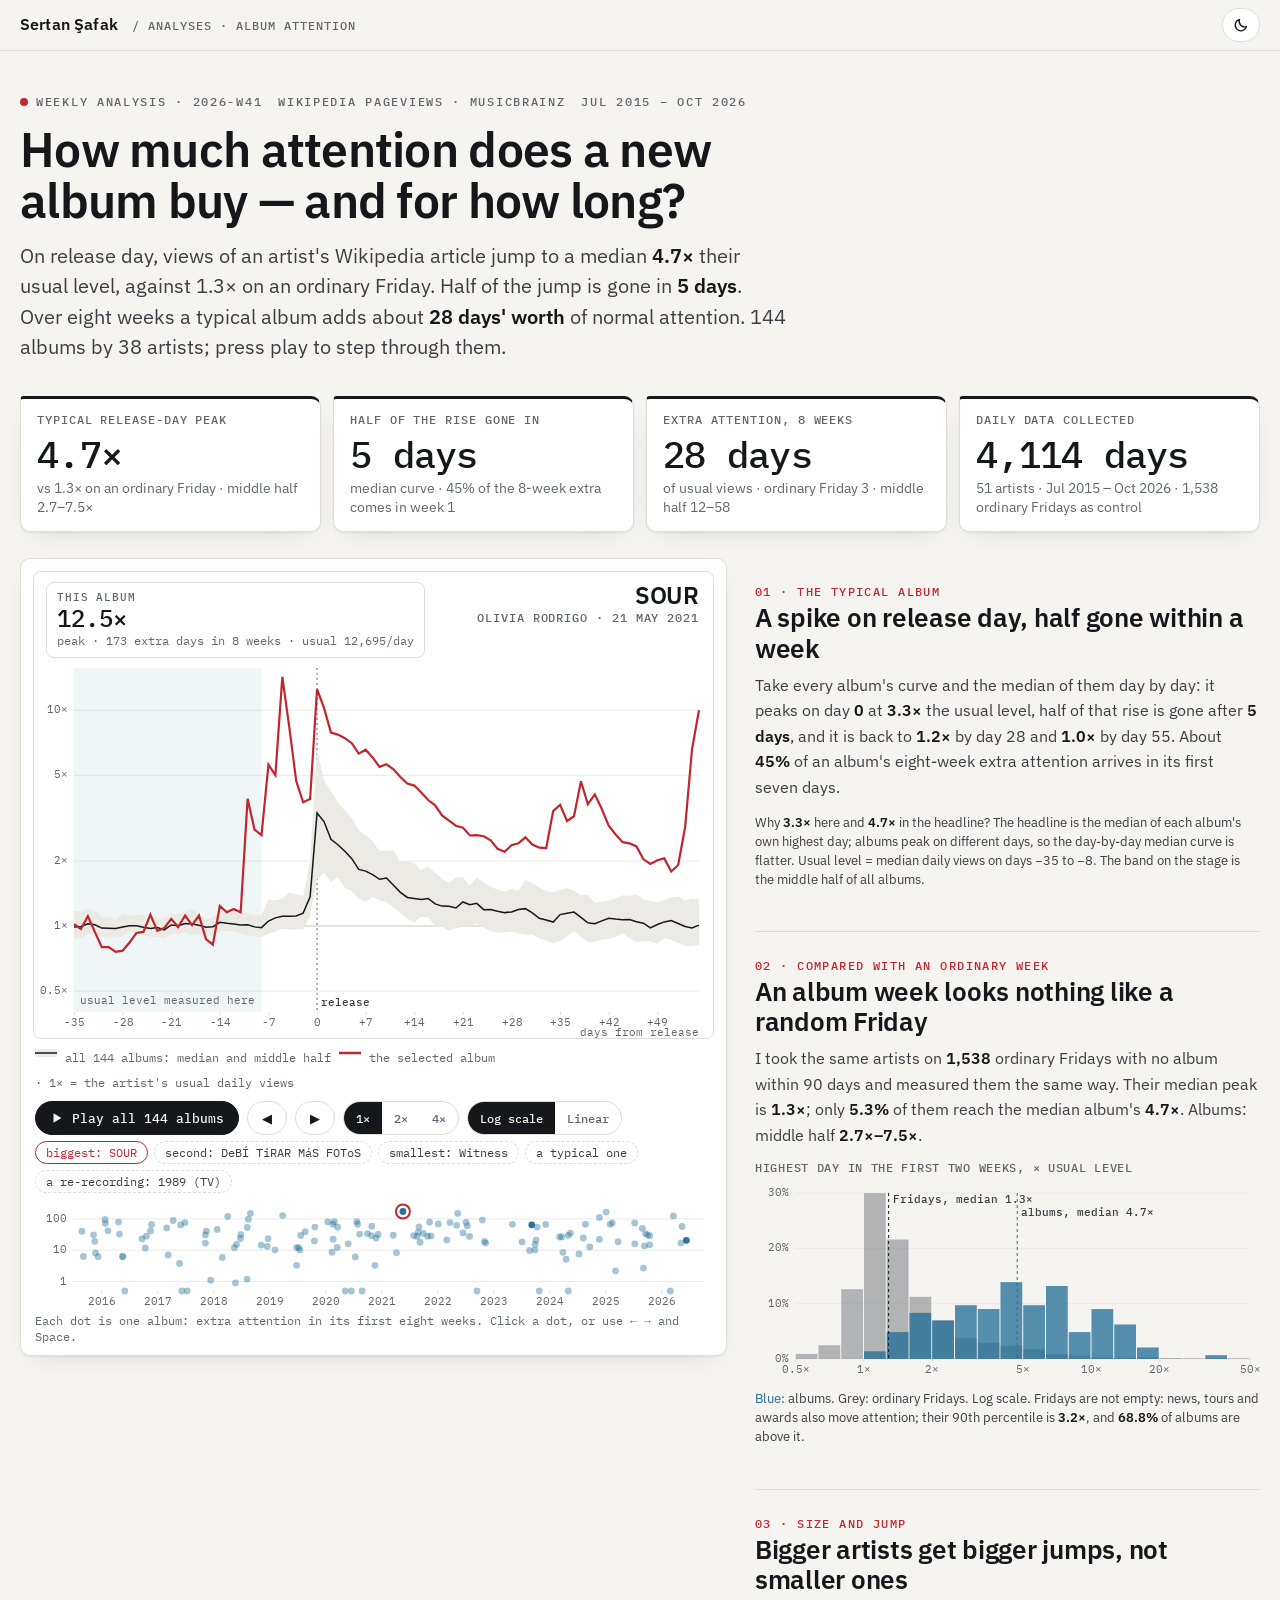
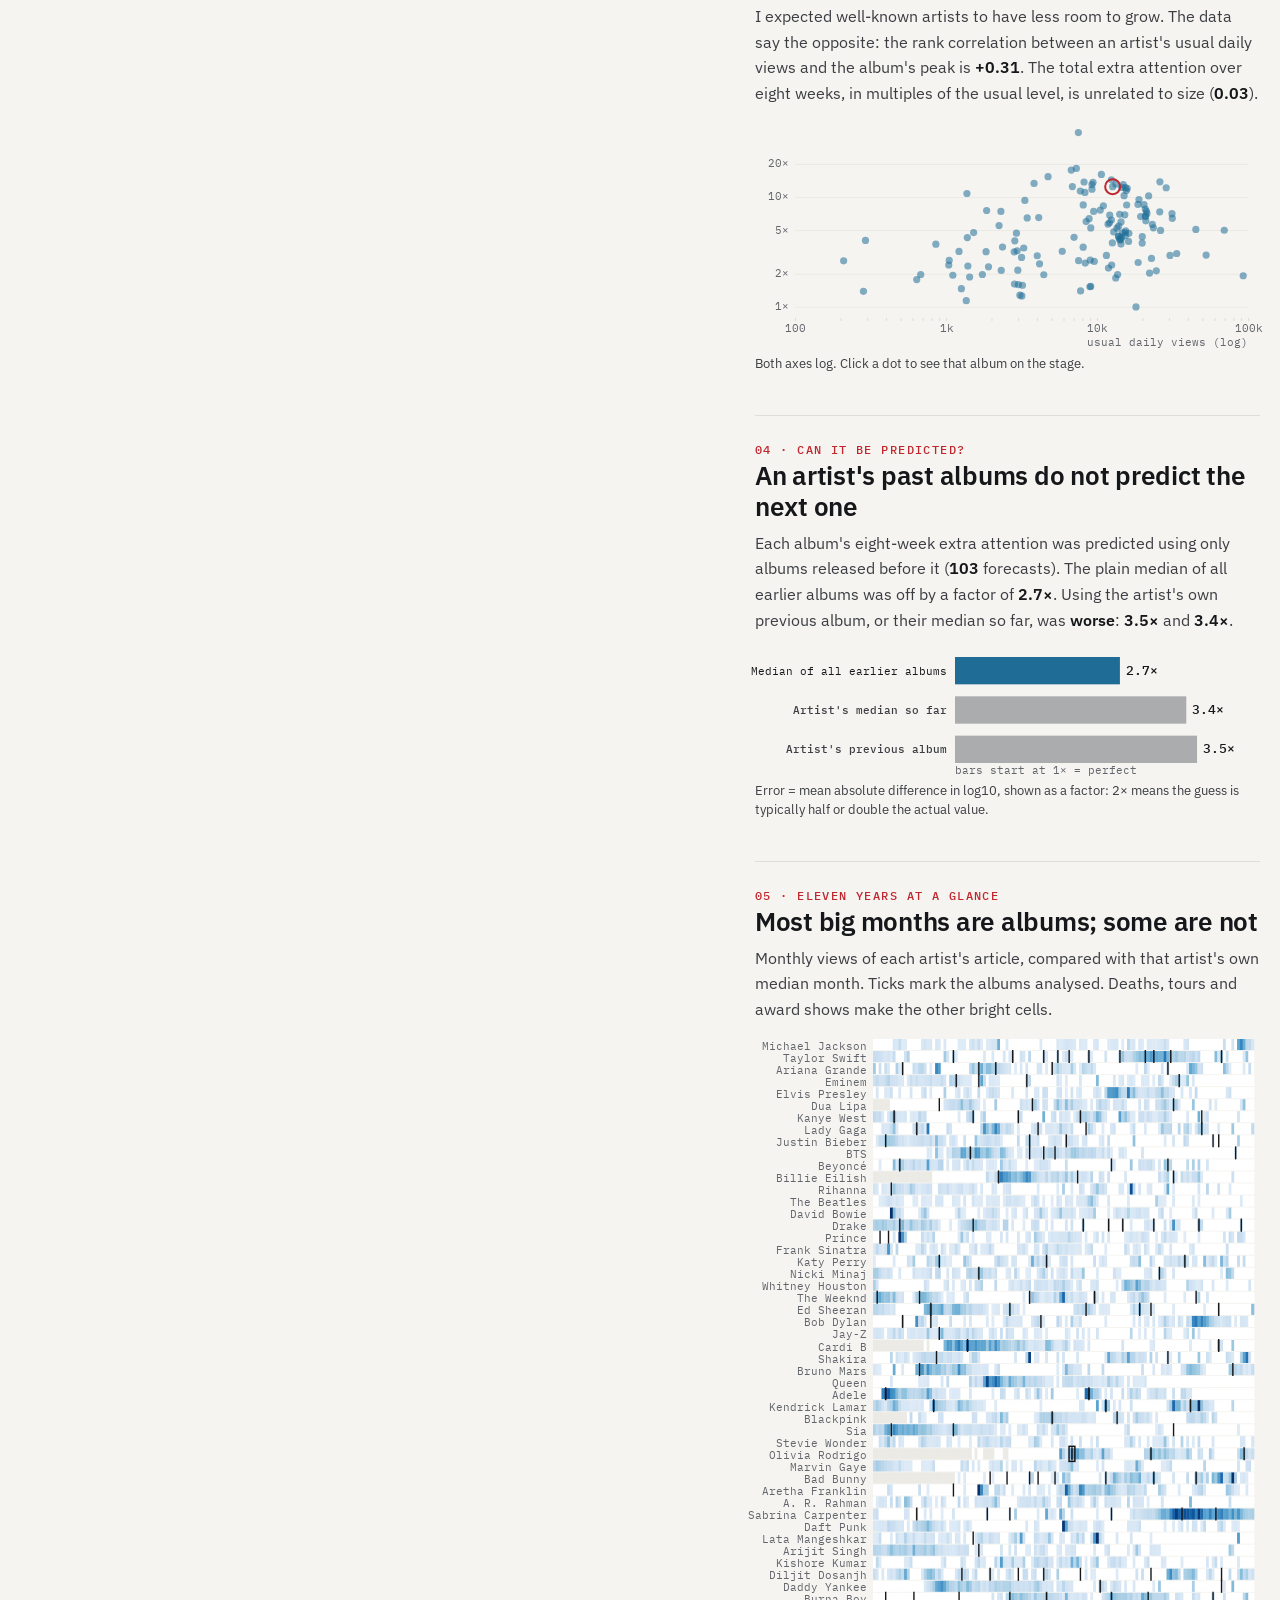
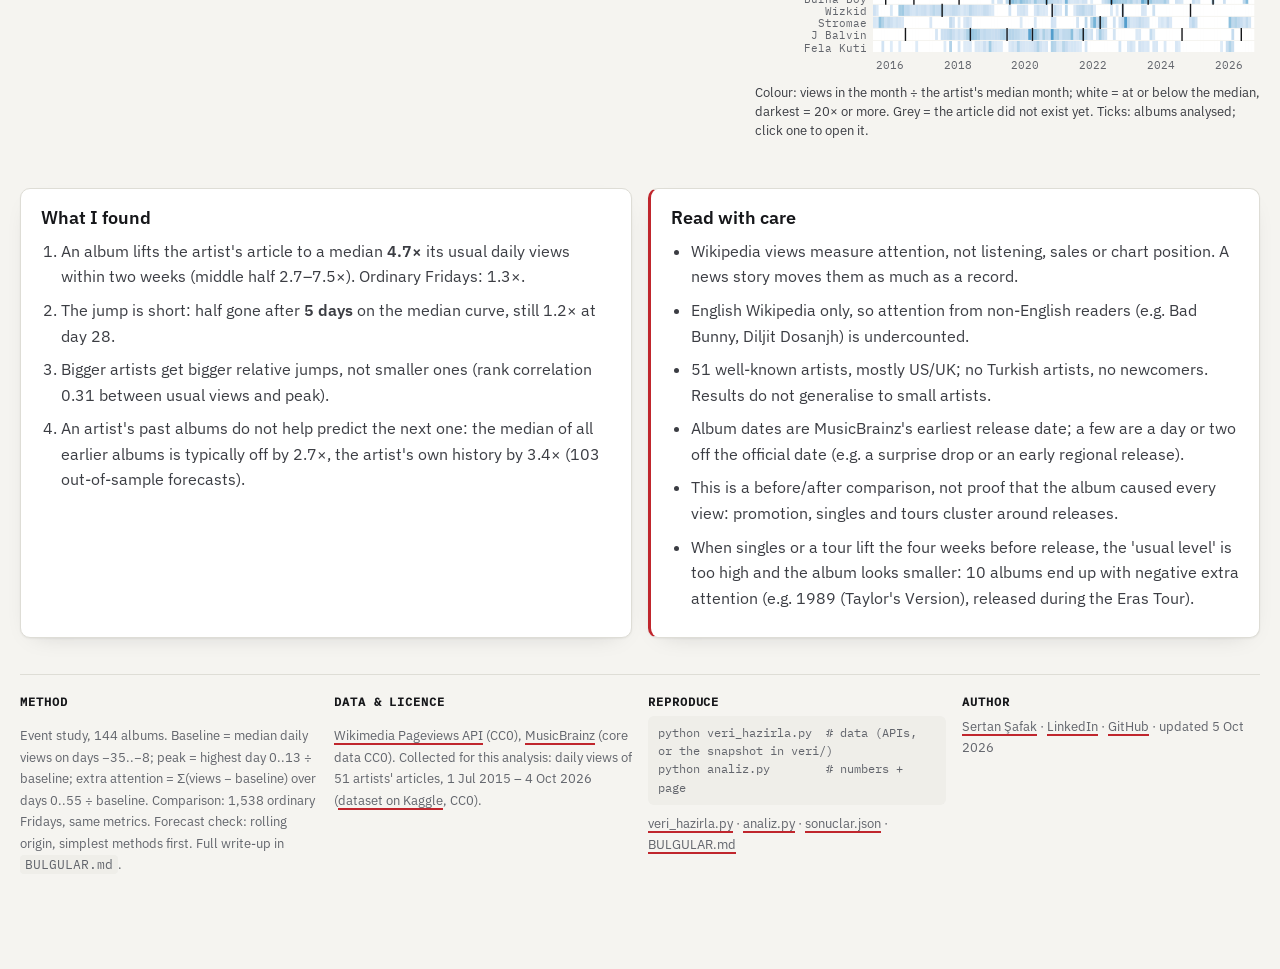
<file: analyses/album-attention/index.html>
<!doctype html>
<html lang="en">
<head>
<meta charset="utf-8">
<meta name="viewport" content="width=device-width, initial-scale=1">
<title>How much attention does a new album buy — and for how long? — Sertan Şafak</title>
<meta name="description" content="144 albums, 2015–2026: Wikipedia attention peaks at 4.7x the usual level (ordinary Friday 1.3x) and halves within 5 days.">
<meta name="author" content="Sertan Şafak">
<meta property="og:type" content="article">
<meta property="og:title" content="How much attention does a new album buy — and for how long?">
<meta property="og:description" content="144 albums, 2015–2026: Wikipedia attention peaks at 4.7x the usual level (ordinary Friday 1.3x) and halves within 5 days.">
<link rel="canonical" href="https://setosfk.github.io/analyses/album-attention/">
<meta property="og:url" content="https://setosfk.github.io/analyses/album-attention/">
<meta property="og:image" content="https://setosfk.github.io/analyses/album-attention/og.png">
<meta property="og:image:width" content="1200">
<meta property="og:image:height" content="630">
<meta name="twitter:card" content="summary_large_image">
<link rel="icon" href="data:image/svg+xml,%3Csvg xmlns='http://www.w3.org/2000/svg' viewBox='0 0 32 32'%3E%3Ccircle cx='16' cy='16' r='13' fill='none' stroke='%2316171a' stroke-width='3'/%3E%3Cpath d='M4 18c4-2 8 2 12 0s8-2 12 0v2a13 13 0 0 1-24 0z' fill='%231f6d97'/%3E%3C/svg%3E">
<script>try{var t=localStorage.getItem("pd-theme");if(t==="light"||t==="dark")document.documentElement.setAttribute("data-theme",t)}catch(e){}</script>
<link rel="stylesheet" href="../../assets/pano.css">

</head>
<body>
<header class="pd-top"><div class="in">
  <a class="pd-brand" href="https://setosfk.github.io/" title="Portfolio"><b>Sertan Şafak</b></a>
  <span class="pd-crumb">/ <a href="https://setosfk.github.io/#analyses">Analyses · Album attention</a></span>
  <span class="sp"></span>
  <button class="pd-iconbtn" id="pd-theme" type="button" aria-label="Toggle theme"></button>
</div></header>
<main class="pd-wrap">
<section class="pd-head">
  <div class="pd-kicker"><span><i class=dot></i>Weekly analysis · 2026-W41</span><span>Wikipedia pageviews · MusicBrainz</span><span>Jul 2015 – Oct 2026</span></div>
  <h1 class="pd-title">How much attention does a new album buy — and for how long?</h1>
  <p class="pd-answer">On release day, views of an artist's Wikipedia article jump to a median <b>4.7×</b> their usual level, against 1.3× on an ordinary Friday. Half of the jump is gone in <b>5 days</b>. Over eight weeks a typical album adds about <b>28 days' worth</b> of normal attention. 144 albums by 38 artists; press play to step through them.</p>
</section>
<section class="pd-kpis" aria-label="Key numbers"><div class="pd-kpi"><div class="lab">Typical release-day peak</div><div class="val">4.7×</div><div class="ctx">vs 1.3× on an ordinary Friday · middle half 2.7–7.5×</div></div><div class="pd-kpi"><div class="lab">Half of the rise gone in</div><div class="val">5 days</div><div class="ctx">median curve · 45% of the 8-week extra comes in week 1</div></div><div class="pd-kpi"><div class="lab">Extra attention, 8 weeks</div><div class="val">28 days</div><div class="ctx">of usual views · ordinary Friday 3 · middle half 12–58</div></div><div class="pd-kpi"><div class="lab">Daily data collected</div><div class="val">4,114 days</div><div class="ctx">51 artists · Jul 2015 – Oct 2026 · 1,538 ordinary Fridays as control</div></div></section>

<section class="pd-main" id="explore">
  <div class="pd-stage" data-stage tabindex="-1">
    <div class="pd-card pd-stagecard">
      <div class="pd-mapwrap ap-wrap" id="pulse">
        <div class="pd-overlay pd-date" aria-live="polite"><div class="m" id="al-name">—</div><div class="s" id="al-sub">—</div></div>
        <div class="pd-overlay pd-city ap-box"><div class="l">This album</div><div class="v" id="al-peak">—</div><div class="d" id="al-exc"></div></div>
      </div>
      <div class="pd-legend" id="legend"></div>
      <div class="pd-controls" id="player">
        <button class="pd-btn primary" data-act="play" data-label="Play all 144 albums" type="button"></button>
        <button class="pd-btn" data-act="prev" type="button" aria-label="Previous album">◀</button>
        <button class="pd-btn" data-act="next" type="button" aria-label="Next album">▶</button>
        <span class="pd-seg" role="group" aria-label="Speed">
          <button type="button" data-speed="1" aria-pressed="true">1×</button><button type="button" data-speed="2" aria-pressed="false">2×</button><button type="button" data-speed="4" aria-pressed="false">4×</button>
        </span>
        <span class="pd-seg" role="group" aria-label="Scale" id="scale">
          <button type="button" data-v="log" aria-pressed="true">Log scale</button><button type="button" data-v="lin" aria-pressed="false">Linear</button>
        </span>
      </div>
      <div class="pd-chips" id="jumps"></div>
      <div class="pd-timeline" id="strip"></div>
      <p class="pd-hint">Each dot is one album: extra attention in its first eight weeks. Click a dot, or use ← → and Space.</p>
    </div>
  </div>

  <div class="pd-side">
    <article class="pd-chapter" id="ch-typical">
      <div class="num">01 · The typical album</div>
      <h2>A spike on release day, half gone within a week</h2>
      <p>Take every album's curve and the median of them day by day: it peaks on day <b id="t-pday"></b> at <b id="t-peak"></b> the usual level, half of that rise is gone after <b id="t-half"></b>, and it is back to <b id="t-d28"></b> by day 28 and <b id="t-d55"></b> by day 55. About <b id="t-fw"></b> of an album's eight-week extra attention arrives in its first seven days.</p>
      <p class="pd-note">Why <b id="t-peak2"></b> here and <b id="t-apeak2"></b> in the headline? The headline is the median of each album's own highest day; albums peak on different days, so the day-by-day median curve is flatter. Usual level = median daily views on days −35 to −8. The band on the stage is the middle half of all albums.</p>
    </article>

    <article class="pd-chapter" id="ch-placebo">
      <div class="num">02 · Compared with an ordinary week</div>
      <h2>An album week looks nothing like a random Friday</h2>
      <p>I took the same artists on <b id="t-pn"></b> ordinary Fridays with no album within 90 days and measured them the same way. Their median peak is <b id="t-ppeak"></b>; only <b id="t-pshare"></b> of them reach the median album's <b id="t-apeak"></b>. Albums: middle half <b id="t-aiqr"></b>.</p>
      <div class="pd-chart-head"><span class="t">Highest day in the first two weeks, × usual level</span></div>
      <div class="pd-chart" id="c-hist"></div>
      <p class="pd-note"><span style="color:var(--water)">Blue</span>: albums. Grey: ordinary Fridays. Log scale. Fridays are not empty: news, tours and awards also move attention; their 90th percentile is <b id="t-pq90"></b>, and <b id="t-a90"></b> of albums are above it.</p>
    </article>

    <article class="pd-chapter" id="ch-size">
      <div class="num">03 · Size and jump</div>
      <h2>Bigger artists get bigger jumps, not smaller ones</h2>
      <p>I expected well-known artists to have less room to grow. The data say the opposite: the rank correlation between an artist's usual daily views and the album's peak is <b id="t-rho"></b>. The total extra attention over eight weeks, in multiples of the usual level, is unrelated to size (<b id="t-rho2"></b>).</p>
      <div class="pd-chart" id="c-size"></div>
      <p class="pd-note">Both axes log. Click a dot to see that album on the stage.</p>
    </article>

    <article class="pd-chapter" id="ch-back">
      <div class="num">04 · Can it be predicted?</div>
      <h2>An artist's past albums do not predict the next one</h2>
      <p>Each album's eight-week extra attention was predicted using only albums released before it (<b id="t-btn"></b> forecasts). The plain median of all earlier albums was off by a factor of <b id="t-fall"></b>. Using the artist's own previous album, or their median so far, was <b>worse</b>: <b id="t-fprev"></b> and <b id="t-fart"></b>.</p>
      <div class="pd-chart" id="c-mae"></div>
      <p class="pd-note">Error = mean absolute difference in log10, shown as a factor: 2× means the guess is typically half or double the actual value.</p>
    </article>

    <article class="pd-chapter" id="ch-heat">
      <div class="num">05 · Eleven years at a glance</div>
      <h2>Most big months are albums; some are not</h2>
      <p>Monthly views of each artist's article, compared with that artist's own median month. Ticks mark the albums analysed. Deaths, tours and award shows make the other bright cells.</p>
      <div class="pd-chart" id="c-heat"></div>
      <p class="pd-note">Colour: views in the month ÷ the artist's median month; white = at or below the median, darkest = 20× or more. Grey = the article did not exist yet. Ticks: albums analysed; click one to open it.</p>
    </article>

  </div>
</section>
<style>
.ap-wrap{background:var(--surface);padding-top:86px}
.ap-wrap>svg{display:block;width:100%;height:auto}
.ap-box{top:10px;left:12px;right:auto;text-align:left}
.pd-date{max-width:62%}
.pd-date .m{font-size:clamp(1.05rem,2vw,1.5rem);line-height:1.15}
.heat-row text{font:400 10.5px var(--f-mono)}
@media (max-width:640px){.ap-wrap{padding-top:0}.pd-date{max-width:none}}
</style>

<section class="pd-boxes">
  <div class="pd-card pd-box"><h3>What I found</h3><ol><li>An album lifts the artist's article to a median <b>4.7×</b> its usual daily views within two weeks (middle half 2.7–7.5×). Ordinary Fridays: 1.3×.</li><li>The jump is short: half gone after <b>5 days</b> on the median curve, still 1.2× at day 28.</li><li>Bigger artists get bigger relative jumps, not smaller ones (rank correlation 0.31 between usual views and peak).</li><li>An artist's past albums do not help predict the next one: the median of all earlier albums is typically off by 2.7×, the artist's own history by 3.4× (103 out-of-sample forecasts).</li></ol></div>
  <div class="pd-card pd-box warn"><h3>Read with care</h3><ul><li>Wikipedia views measure attention, not listening, sales or chart position. A news story moves them as much as a record.</li><li>English Wikipedia only, so attention from non-English readers (e.g. Bad Bunny, Diljit Dosanjh) is undercounted.</li><li>51 well-known artists, mostly US/UK; no Turkish artists, no newcomers. Results do not generalise to small artists.</li><li>Album dates are MusicBrainz's earliest release date; a few are a day or two off the official date (e.g. a surprise drop or an early regional release).</li><li>This is a before/after comparison, not proof that the album caused every view: promotion, singles and tours cluster around releases.</li><li>When singles or a tour lift the four weeks before release, the 'usual level' is too high and the album looks smaller: 10 albums end up with negative extra attention (e.g. 1989 (Taylor's Version), released during the Eras Tour).</li></ul></div>
</section>
<footer class="pd-foot">
  <div><b>Method</b><p>Event study, 144 albums. Baseline = median daily views on days −35..−8; peak = highest day 0..13 ÷ baseline; extra attention = Σ(views − baseline) over days 0..55 ÷ baseline. Comparison: 1,538 ordinary Fridays, same metrics. Forecast check: rolling origin, simplest methods first. Full write-up in <code>BULGULAR.md</code>.</p></div>
  <div><b>Data &amp; licence</b><p><a href="https://wikimedia.org/api/rest_v1/">Wikimedia Pageviews API</a> (CC0), <a href="https://musicbrainz.org/doc/MusicBrainz_API">MusicBrainz</a> (core data CC0). Collected for this analysis: daily views of 51 artists' articles, 1 Jul 2015 – 4 Oct 2026 (<a href="https://www.kaggle.com/datasets/sertanafak/music-artists-11-years-of-daily-wikipedia-views">dataset on Kaggle</a>, CC0).</p></div>
  <div><b>Reproduce</b><pre>python veri_hazirla.py  # data (APIs, or the snapshot in veri/)
python analiz.py        # numbers + page</pre><p style="margin:8px 0 0"><a href="veri_hazirla.py">veri_hazirla.py</a> · <a href="analiz.py">analiz.py</a> · <a href="sonuclar.json">sonuclar.json</a> · <a href="BULGULAR.md">BULGULAR.md</a></p></div>
  <div><b>Author</b><a href="https://setosfk.github.io/">Sertan Şafak</a> · <a href="https://linkedin.com/in/sertansafak">LinkedIn</a> · <a href="https://github.com/SETOsfk">GitHub</a> · updated 5 Oct 2026</div>
</footer>
</main>
<script type="application/json" id="pd-data">{"off":[-35,-34,-33,-32,-31,-30,-29,-28,-27,-26,-25,-24,-23,-22,-21,-20,-19,-18,-17,-16,-15,-14,-13,-12,-11,-10,-9,-8,-7,-6,-5,-4,-3,-2,-1,0,1,2,3,4,5,6,7,8,9,10,11,12,13,14,15,16,17,18,19,20,21,22,23,24,25,26,27,28,29,30,31,32,33,34,35,36,37,38,39,40,41,42,43,44,45,46,47,48,49,50,51,52,53,54,55],"albums":[{"t":"The_Weeknd","n":"The Weeknd","a":"Beauty Behind the Madness","d":"2015-08-28","b":21040,"p":6.13,"x":40.3,"l":[0.75,0.69,0.74,0.88,1.19,1.22,1.23,1.09,1.1,1.07,1.01,1.15,1.08,0.97,0.96,0.94,0.93,0.92,1.02,0.97,1.0,0.97,0.93,0.96,1.0,1.07,1.08,1.1,1.51,1.65,1.46,1.72,1.89,2.44,1.81,2.98,2.56,2.25,6.13,3.02,2.65,2.29,2.13,2.1,2.08,2.2,1.86,2.56,2.55,1.84,1.71,1.95,1.81,1.61,1.61,1.56,1.37,1.4,1.48,1.43,1.47,1.42,1.39,1.61,1.41,1.36,1.25,1.27,1.29,1.29,1.27,1.17,1.15,1.14,1.06,1.03,0.96,1.07,1.23,3.07,2.07,1.62,1.29,1.14,1.11,1.13,1.17,1.1,1.06,1.2,1.35]},{"t":"Prince_(musician)","n":"Prince","a":"HITnRUN Phase One","d":"2015-09-07","b":8098,"p":3.53,"x":6.3,"l":[0.8,0.9,0.96,1.18,1.2,1.83,1.95,1.75,1.22,1.01,0.99,1.03,1.1,1.27,1.07,0.89,0.83,0.83,0.87,0.92,0.99,0.99,0.93,0.95,0.96,1.03,1.04,1.12,1.09,1.08,1.1,1.25,1.16,1.28,1.24,1.58,1.41,1.59,1.15,1.04,1.07,1.06,1.02,1.9,1.09,1.48,1.1,1.02,3.53,0.99,0.91,0.98,0.97,0.93,0.92,0.9,0.91,0.84,1.07,0.87,0.9,1.05,1.37,0.93,0.86,0.9,0.92,0.97,0.99,0.98,0.95,0.88,0.83,1.03,0.87,0.94,0.85,0.77,0.73,0.79,0.8,0.84,0.84,0.89,1.09,1.08,0.92,0.87,2.9,1.81,1.36]},{"t":"Justin_Bieber","n":"Justin Bieber","a":"Purpose","d":"2015-11-12","b":22949,"p":2.79,"x":31.0,"l":[1.01,1.16,1.09,0.97,0.84,0.76,0.71,0.69,0.84,0.82,0.85,0.78,0.75,0.71,0.88,1.42,1.15,1.22,1.22,1.01,0.96,0.99,1.42,1.11,1.07,1.13,1.25,1.11,1.07,1.38,1.2,1.11,1.22,1.35,1.44,1.62,2.29,1.96,1.84,1.74,1.74,1.87,1.85,1.88,2.0,2.0,2.79,1.96,1.83,1.65,1.53,1.66,1.61,1.47,1.38,1.36,1.27,1.29,1.36,1.48,1.4,1.34,1.41,1.31,1.3,1.3,1.42,1.47,1.39,1.92,1.44,1.25,1.43,1.36,1.34,1.28,1.29,1.24,1.41,1.29,1.31,1.35,1.43,1.41,1.43,1.55,1.47,1.5,1.81,1.4,1.28]},{"t":"Adele","n":"Adele","a":"25","d":"2015-11-20","b":69644,"p":5.03,"x":19.2,"l":[0.1,0.1,0.27,0.46,0.22,0.49,0.66,3.48,3.04,2.18,1.84,1.86,1.59,1.29,1.21,1.0,0.85,0.85,1.16,1.08,1.0,1.05,1.11,1.01,0.86,0.8,0.73,0.74,0.69,0.63,0.69,0.68,0.97,1.14,1.35,5.03,3.56,4.25,2.79,2.62,3.2,3.17,2.19,2.2,1.95,1.68,1.38,1.26,0.99,0.96,0.97,1.0,0.87,0.76,0.92,0.8,0.82,0.84,2.15,1.13,4.94,1.39,1.13,0.96,0.92,0.82,0.81,0.86,0.7,2.05,0.78,0.75,0.92,0.67,0.61,0.57,0.58,0.71,1.03,0.58,0.48,0.46,0.44,0.46,0.53,0.45,0.42,0.36,0.38,0.4,1.61]},{"t":"Burna_Boy","n":"Burna Boy","a":"On a Spaceship","d":"2015-11-25","b":284,"p":1.4,"x":8.2,"l":[0.98,0.99,0.99,0.98,1.09,0.92,0.99,0.84,1.11,1.08,0.94,0.96,1.06,1.07,0.97,1.01,1.28,1.1,0.94,1.04,1.1,1.17,1.12,1.12,1.11,0.95,0.89,0.9,1.16,1.24,1.06,1.3,1.15,1.06,1.14,1.23,1.37,1.28,1.37,1.21,1.3,1.4,1.16,1.14,1.09,1.02,1.14,1.17,1.23,1.07,1.04,1.24,1.17,1.21,1.16,1.2,1.12,1.13,0.96,0.95,1.15,1.3,1.14,1.02,1.01,1.27,1.14,1.12,1.26,1.13,1.29,1.32,0.94,1.51,1.24,1.24,1.23,1.11,1.15,1.21,1.07,1.05,1.08,1.1,0.84,1.02,1.01,1.07,0.97,0.9,0.94]},{"t":"Prince_(musician)","n":"Prince","a":"HITnRUN Phase Two","d":"2015-12-12","b":7786,"p":1.41,"x":6.2,"l":[0.96,0.97,1.04,1.13,1.1,1.26,1.61,1.01,1.02,0.91,0.95,0.87,0.91,0.95,0.92,0.9,2.78,1.15,0.99,0.97,0.96,1.11,1.73,2.87,1.01,1.03,0.96,0.95,0.93,0.94,1.0,1.36,1.58,1.19,1.34,1.28,1.41,1.27,0.99,0.96,0.87,0.87,0.94,0.91,0.89,0.89,0.84,1.23,0.9,0.95,1.49,1.05,0.95,0.97,1.9,2.68,2.49,1.09,0.94,0.98,0.91,0.98,1.1,1.17,1.13,1.15,1.07,0.89,0.97,1.0,1.19,1.15,1.0,0.93,0.9,0.94,1.39,1.19,1.31,0.98,0.95,0.92,0.95,0.99,1.03,1.05,1.03,0.92,0.89,0.93,1.44]},{"t":"Sia","n":"Sia","a":"This Is Acting","d":"2016-01-26","b":12104,"p":5.89,"x":96.2,"l":[1.12,0.97,0.88,0.78,0.89,0.94,0.92,1.0,1.0,2.0,1.3,1.23,1.1,0.96,1.0,1.14,1.36,1.42,1.35,1.1,0.97,0.94,0.94,0.97,1.0,1.43,1.0,0.97,0.92,0.89,1.01,1.1,1.11,1.08,1.29,1.58,1.24,4.3,5.89,3.79,3.18,2.4,3.45,2.92,2.06,1.74,1.71,1.51,1.4,1.25,1.21,1.35,1.47,1.3,1.48,1.39,1.67,15.12,16.5,10.43,7.05,5.4,3.77,3.18,2.72,2.37,2.39,2.18,2.03,1.57,1.47,1.43,1.45,1.42,1.48,1.48,1.31,1.24,1.26,1.27,1.3,1.45,1.45,1.29,1.72,1.48,1.23,1.35,1.35,1.34,1.39]},{"t":"Rihanna","n":"Rihanna","a":"ANTI","d":"2016-01-28","b":12458,"p":6.24,"x":71.7,"l":[0.95,0.89,1.0,1.12,1.2,1.11,1.01,1.0,1.08,1.1,1.14,0.99,0.95,0.92,0.96,1.04,1.03,1.07,0.98,0.91,0.95,0.94,0.97,1.08,1.16,1.0,1.04,0.95,0.91,0.92,1.0,1.22,1.23,1.18,2.28,6.23,4.22,3.17,2.59,2.36,2.11,4.81,2.19,2.2,2.21,2.04,2.02,1.87,1.9,1.81,1.81,2.02,1.97,1.88,2.16,1.8,2.1,2.04,5.54,2.7,3.03,4.07,4.08,3.52,2.75,2.45,2.3,2.18,1.91,1.76,1.75,1.85,1.76,1.77,1.68,1.46,1.4,1.35,1.36,1.44,1.75,1.69,1.54,1.67,1.74,1.68,1.56,1.62,1.72,1.53,1.5]},{"t":"Kanye_West","n":"Kanye West","a":"The Life of Pablo","d":"2016-02-14","b":21980,"p":10.34,"x":41.5,"l":[1.18,1.18,0.98,0.87,0.83,0.86,0.85,0.8,1.1,1.02,0.91,0.86,0.84,0.8,0.76,1.23,0.99,2.11,2.21,1.68,1.34,1.1,1.07,1.01,1.04,1.01,0.95,0.87,0.92,1.01,1.4,1.9,4.28,6.38,3.91,6.74,6.95,10.34,9.02,4.95,3.9,3.24,2.71,2.67,2.25,2.44,2.0,1.6,1.51,1.34,1.22,1.2,1.24,1.2,1.09,0.99,1.0,1.07,1.14,1.03,0.95,0.83,0.79,0.85,0.89,0.84,0.84,0.77,0.72,0.68,0.74,0.73,0.7,0.73,0.71,0.64,0.65,0.77,0.76,0.71,0.72,0.78,1.04,0.84,0.9,0.89,0.89,0.88,0.86,0.81,0.77]},{"t":"Beyoncé","n":"Beyoncé","a":"Lemonade","d":"2016-04-23","b":14570,"p":12.35,"x":79.3,"l":[0.92,1.03,1.02,1.01,0.9,0.9,0.94,0.95,0.95,0.94,0.94,0.93,1.1,1.25,1.1,1.04,1.1,1.08,1.04,0.95,1.0,0.97,0.99,0.98,1.0,1.05,1.15,1.07,1.19,1.24,1.2,1.05,1.01,1.0,1.1,1.18,12.35,11.62,9.43,6.61,5.51,4.13,3.97,3.3,2.97,3.03,2.79,2.44,2.2,2.15,2.2,2.03,1.92,1.69,1.65,1.79,1.82,1.99,1.87,1.83,1.66,1.75,1.73,1.75,1.71,1.72,1.67,1.65,1.63,1.38,1.38,1.34,1.31,1.21,1.27,1.27,1.26,1.28,1.27,1.22,1.35,1.39,1.33,1.35,1.3,1.22,1.08,1.01,1.09,1.04,1.21]},{"t":"Drake_(musician)","n":"Drake","a":"Views","d":"2016-04-29","b":19452,"p":6.7,"x":32.8,"l":[0.73,0.74,0.74,0.78,0.9,0.98,0.86,0.93,0.92,0.88,0.88,1.15,1.26,1.21,1.27,1.12,1.33,1.15,1.09,1.0,0.99,1.06,1.0,0.98,1.08,1.04,1.1,1.1,1.15,1.08,1.22,1.99,1.69,2.0,2.38,6.7,3.84,2.93,3.36,2.51,2.18,2.05,2.01,1.69,1.55,1.78,1.63,1.5,1.49,2.21,1.75,4.25,2.71,1.91,2.01,1.78,1.5,1.36,1.49,1.56,1.87,1.22,1.18,1.09,1.35,1.01,1.09,1.01,1.04,0.99,0.97,0.94,1.04,1.01,0.91,1.3,1.06,0.94,0.87,0.99,0.84,0.84,0.82,0.78,0.81,0.81,0.88,0.89,0.85,0.82,0.86]},{"t":"Bob_Dylan","n":"Bob Dylan","a":"Fallen Angels","d":"2016-05-20","b":8476,"p":6.03,"x":6.2,"l":[1.0,1.01,1.0,0.94,0.92,0.88,1.49,1.87,1.23,1.17,1.12,1.02,0.98,1.0,0.99,0.91,0.94,1.15,1.12,1.07,0.99,0.94,0.88,0.94,1.02,1.02,0.96,1.08,1.06,0.97,1.19,3.93,1.85,1.38,1.17,1.39,1.28,1.4,2.95,6.03,3.12,1.49,1.28,1.36,1.19,1.11,1.0,0.94,0.92,0.89,0.99,1.1,1.01,0.94,0.89,0.91,0.9,0.86,0.93,0.77,0.79,0.88,0.88,0.84,0.79,0.9,0.89,0.85,0.81,0.8,0.85,0.96,0.95,1.16,0.86,0.86,0.78,0.81,0.86,0.96,0.85,0.85,0.84,0.86,0.79,0.88,0.81,0.75,0.71,0.76,1.0]},{"t":"Ariana_Grande","n":"Ariana Grande","a":"Dangerous Woman","d":"2016-05-20","b":16176,"p":3.98,"x":6.4,"l":[0.87,0.94,1.18,1.14,0.99,0.92,0.95,0.94,0.98,1.01,0.94,2.77,1.97,1.4,1.2,1.21,1.29,1.21,0.99,0.91,0.95,1.11,1.07,1.07,1.04,0.96,0.93,0.89,0.99,1.05,1.13,1.17,1.06,1.11,1.24,2.84,1.72,1.63,3.98,2.01,3.02,1.67,1.47,1.51,1.42,1.28,1.25,1.12,1.06,1.02,1.05,1.07,0.96,0.96,0.95,0.9,0.89,0.92,0.96,0.85,0.79,0.81,0.86,0.83,0.84,0.87,0.84,0.83,0.8,0.84,0.77,0.9,1.45,1.04,0.84,0.79,0.78,0.76,0.78,0.78,0.82,0.8,0.76,0.82,0.83,0.81,0.81,0.78,0.75,0.72,0.78]},{"t":"J_Balvin","n":"J Balvin","a":"Energía","d":"2016-06-03","b":1043,"p":2.43,"x":-1.2,"l":[1.37,0.74,0.87,1.58,0.83,0.73,0.75,0.76,0.98,0.79,1.43,0.8,0.77,0.81,1.13,1.12,1.06,1.84,1.05,1.16,1.04,1.05,1.0,0.92,1.65,1.0,1.06,0.93,0.85,0.78,0.79,0.99,1.12,1.33,1.04,1.31,2.43,1.08,1.09,0.99,0.94,0.89,0.94,0.83,0.83,1.01,0.78,0.8,0.85,0.89,0.91,0.92,0.9,0.87,0.87,1.03,1.61,1.22,1.22,1.14,1.06,1.21,1.17,0.94,0.94,0.91,1.1,0.97,0.91,0.82,0.82,0.81,0.78,0.86,0.8,0.85,0.86,2.27,0.88,0.88,0.97,0.84,0.78,0.78,0.72,0.69,0.66,1.0,0.71,0.7,0.7]},{"t":"Burna_Boy","n":"Burna Boy","a":"Redemption","d":"2016-09-23","b":210,"p":2.65,"x":23.0,"l":[0.87,0.87,0.85,0.95,0.83,1.08,0.98,1.02,0.97,0.85,0.87,1.05,0.92,0.92,0.94,0.98,1.03,1.32,1.24,1.01,1.27,1.04,1.2,1.11,1.14,1.2,1.07,0.99,1.07,1.11,1.06,1.14,1.21,1.04,1.19,1.54,1.26,1.39,1.31,1.2,1.21,1.32,1.3,2.17,2.65,1.75,1.5,1.6,1.88,1.62,1.56,1.69,1.49,1.48,1.47,1.4,1.27,1.36,1.34,0.97,1.17,1.28,1.55,1.55,1.68,1.75,1.65,1.96,1.97,1.55,1.47,1.31,1.23,1.1,1.1,1.02,1.12,1.14,1.19,1.03,1.09,1.05,1.02,1.12,1.21,1.16,1.39,1.1,1.15,1.27,1.92]},{"t":"Sabrina_Carpenter","n":"Sabrina Carpenter","a":"EVOLution","d":"2016-10-14","b":2854,"p":4.03,"x":11.6,"l":[1.04,1.25,1.15,1.0,1.0,1.05,0.81,0.76,1.06,1.04,0.84,0.87,1.02,0.84,1.09,1.36,1.18,0.94,0.87,0.8,0.81,1.04,1.01,0.99,0.98,1.15,0.85,0.82,1.06,1.02,0.98,1.01,1.06,1.09,1.49,4.03,3.41,2.37,1.89,1.53,1.45,1.34,1.3,1.41,1.47,1.19,1.28,1.06,1.2,1.14,1.32,1.31,1.1,0.98,0.92,0.82,0.99,1.43,1.36,0.96,0.96,0.73,0.85,1.01,1.17,1.11,0.97,0.84,0.92,0.89,0.96,1.03,1.08,1.73,1.59,1.0,0.89,0.85,0.97,0.96,0.85,0.91,0.85,0.76,0.75,1.18,1.07,0.9,0.87,0.84,0.87]},{"t":"Lady_Gaga","n":"Lady Gaga","a":"Joanne","d":"2016-10-21","b":19933,"p":4.4,"x":28.0,"l":[1.43,1.01,0.96,0.94,0.75,1.46,1.29,0.95,1.03,0.93,0.81,0.65,0.63,0.79,1.68,0.88,1.84,1.13,0.9,1.06,2.17,1.72,1.4,1.35,1.09,0.94,0.99,0.97,0.89,1.08,1.06,1.19,1.17,1.21,1.21,3.0,2.22,4.31,2.73,2.37,4.4,4.06,2.97,2.44,2.19,1.78,1.27,1.22,1.13,1.1,1.15,1.19,1.08,1.6,0.88,0.89,0.83,1.09,0.84,0.71,0.71,0.74,0.75,0.69,0.71,0.82,1.93,0.91,0.8,0.75,0.7,0.71,1.69,1.12,1.12,0.76,0.81,1.08,1.11,3.41,1.81,3.11,1.55,1.38,1.18,1.02,0.94,0.79,1.31,0.98,1.1]},{"t":"Bruno_Mars","n":"Bruno Mars","a":"24K Magic","d":"2016-11-17","b":21241,"p":7.48,"x":41.1,"l":[0.79,0.78,0.92,4.3,2.13,1.51,1.54,0.95,1.04,0.99,1.01,0.89,0.9,0.82,0.86,0.79,0.87,3.74,1.32,0.94,1.03,1.11,1.3,1.19,1.2,1.13,0.85,0.61,0.67,0.85,0.99,0.87,0.74,1.07,1.1,1.04,2.01,2.12,1.95,7.48,2.15,1.84,1.68,1.53,1.61,1.59,1.36,1.2,1.14,1.11,1.14,1.26,1.22,1.05,2.1,1.29,1.23,1.06,1.1,1.09,0.92,1.22,8.05,6.52,4.13,3.46,2.51,1.83,1.5,1.37,1.3,1.26,1.25,1.22,1.32,1.21,1.16,1.08,1.08,1.24,1.44,1.09,0.94,0.93,0.94,0.96,1.12,1.1,0.9,0.83,0.81]},{"t":"The_Weeknd","n":"The Weeknd","a":"Starboy","d":"2016-11-24","b":14739,"p":4.76,"x":66.8,"l":[0.91,0.95,0.95,0.94,0.91,0.85,0.89,0.96,0.96,0.91,1.56,1.1,1.0,1.05,1.06,1.14,1.06,1.2,1.17,0.99,0.71,0.87,1.32,1.29,1.1,1.06,1.0,1.04,1.12,1.63,1.3,1.27,3.25,1.5,1.81,2.06,4.15,3.38,3.06,3.14,2.88,2.79,4.76,3.3,2.49,2.29,2.33,4.04,3.01,2.51,2.29,3.82,2.74,1.78,1.59,3.43,1.81,1.51,1.59,1.52,1.38,1.29,1.36,1.29,1.27,1.17,1.05,1.1,1.17,1.31,1.21,1.18,1.16,1.22,1.22,1.15,1.14,1.12,1.15,1.26,1.13,1.05,1.03,3.99,7.6,4.47,2.93,2.6,1.96,1.71,1.88]},{"t":"Ed_Sheeran","n":"Ed Sheeran","a":"÷","d":"2017-03-03","b":26034,"p":7.4,"x":51.4,"l":[0.9,0.91,0.91,1.01,1.01,0.9,0.99,0.94,0.92,0.96,0.92,0.98,0.98,0.77,0.77,0.8,2.91,4.53,1.65,1.64,1.36,2.28,1.63,1.31,1.13,1.17,1.93,1.47,1.6,1.59,1.4,1.0,1.24,1.32,1.67,7.4,5.18,4.71,4.64,3.75,3.87,3.0,3.55,3.26,3.04,3.26,2.55,2.38,2.29,2.41,2.25,2.08,1.83,1.7,1.6,1.57,2.09,1.86,1.78,1.46,1.41,1.39,1.31,1.39,1.41,1.67,1.15,1.08,1.1,1.04,1.09,1.07,1.06,1.02,1.05,0.95,0.99,1.1,1.04,1.11,1.17,0.99,0.93,0.88,0.98,0.98,0.97,0.96,0.92,0.86,0.81]},{"t":"Bob_Dylan","n":"Bob Dylan","a":"Triplicate","d":"2017-03-13","b":8982,"p":1.54,"x":7.1,"l":[1.15,1.12,1.07,1.12,0.99,0.98,1.12,1.16,0.96,0.97,1.04,1.0,1.01,1.01,1.04,0.99,1.0,0.94,0.98,1.02,1.06,0.97,0.94,0.91,0.92,0.96,0.91,1.02,0.97,0.94,0.96,0.92,0.97,0.96,1.1,1.0,1.0,1.0,0.87,0.95,1.08,1.54,1.25,1.15,1.0,1.16,1.22,1.05,1.12,1.03,1.02,2.05,1.44,1.26,1.55,2.38,1.36,1.16,1.12,1.11,0.98,0.98,0.97,0.98,0.97,0.97,0.95,0.92,1.01,1.07,1.16,1.07,0.99,1.06,0.98,1.01,1.17,1.19,1.12,1.05,1.23,1.0,1.0,1.3,1.11,0.95,1.06,1.04,1.02,0.95,0.96]},{"t":"Kendrick_Lamar","n":"Kendrick Lamar","a":"DAMN.","d":"2017-04-14","b":12454,"p":14.49,"x":89.0,"l":[0.47,0.46,0.48,0.49,0.46,0.48,0.5,0.46,0.43,0.52,0.56,0.51,0.5,1.12,3.02,1.88,1.43,1.32,1.08,0.99,1.01,4.1,2.64,2.16,2.1,1.94,1.83,2.11,3.34,1.76,1.5,1.7,3.84,2.94,2.78,14.49,9.7,8.13,7.94,7.44,6.34,4.5,4.57,4.21,3.67,3.67,3.42,3.03,2.7,2.44,2.14,2.23,2.36,2.12,1.97,1.93,1.93,1.72,1.66,1.71,1.54,1.47,1.44,1.41,1.58,1.46,1.47,1.37,1.32,1.27,1.26,1.18,1.17,1.24,1.21,1.19,1.19,1.14,1.05,1.03,1.06,1.09,1.06,1.01,1.13,1.31,1.53,1.29,1.28,1.14,1.1]},{"t":"Shakira","n":"Shakira","a":"El Dorado","d":"2017-05-26","b":13302,"p":1.85,"x":3.8,"l":[0.9,0.99,1.47,1.13,1.02,0.97,1.04,0.95,1.01,0.99,0.94,0.88,0.89,0.88,0.99,1.2,1.03,0.92,0.93,0.89,0.98,1.18,1.89,1.46,1.17,1.15,1.15,1.21,1.3,1.21,1.23,1.48,1.19,1.07,1.07,1.83,1.85,1.42,1.33,1.29,1.13,1.08,1.08,1.37,1.19,1.05,1.0,1.01,0.96,0.94,1.16,1.14,0.94,0.87,0.87,0.91,0.95,0.99,0.95,0.82,0.78,0.86,1.3,1.23,0.89,0.9,0.76,0.95,0.94,1.0,1.14,1.64,1.31,1.02,0.97,0.9,0.97,1.31,1.14,1.22,1.03,0.93,1.01,0.88,0.86,0.97,0.96,0.87,1.01,0.97,1.03]},{"t":"Dua_Lipa","n":"Dua Lipa","a":"Dua Lipa","d":"2017-06-02","b":5885,"p":3.24,"x":64.3,"l":[1.25,1.68,1.18,1.14,1.02,2.37,1.04,0.96,0.97,0.95,0.98,0.92,0.94,0.89,1.02,1.01,1.33,1.03,1.36,1.11,0.94,0.99,0.98,1.05,0.88,0.82,0.83,0.98,1.5,1.8,1.65,1.66,1.44,2.21,1.98,3.24,2.35,2.26,2.17,1.91,1.81,1.6,1.51,1.82,2.18,1.85,1.44,1.24,1.31,1.51,1.3,1.3,2.11,1.41,1.14,1.03,3.75,2.51,4.09,2.57,1.35,1.79,1.12,1.69,1.42,1.36,1.25,1.07,0.99,1.22,2.51,3.53,4.07,4.0,3.23,3.02,2.88,2.71,2.66,2.41,2.27,2.27,2.24,2.62,2.89,2.66,2.54,2.42,2.2,2.23,2.31]},{"t":"Katy_Perry","n":"Katy Perry","a":"Witness","d":"2017-06-09","b":24705,"p":2.15,"x":-16.3,"l":[0.43,0.43,0.42,0.44,0.48,0.44,0.46,0.55,0.78,0.72,1.06,1.43,1.72,1.02,1.38,1.31,2.1,1.51,1.77,1.72,1.28,1.06,1.02,1.03,0.98,0.85,0.73,0.68,0.77,0.75,4.34,1.47,0.86,0.78,0.92,1.74,1.46,1.76,2.15,1.73,1.32,1.12,1.06,1.25,1.05,0.91,0.89,0.65,0.63,0.64,1.79,0.87,0.68,0.63,0.64,0.66,0.66,0.58,0.78,0.62,0.56,0.53,0.49,0.48,0.47,0.5,0.46,0.44,0.42,0.43,0.41,0.43,0.43,0.43,0.42,0.47,0.57,0.43,0.4,0.41,0.38,0.37,0.4,0.4,0.4,0.41,0.4,0.36,0.38,0.37,0.36]},{"t":"Jay-Z","n":"Jay-Z","a":"4:44","d":"2017-06-30","b":9412,"p":13.71,"x":76.4,"l":[1.07,1.09,1.06,1.01,0.95,0.93,0.91,1.26,0.98,0.98,0.89,1.01,1.08,0.95,0.91,0.92,0.93,0.89,0.91,0.9,0.99,1.83,1.72,3.5,4.03,2.88,1.93,1.76,1.63,1.84,1.51,1.63,1.45,1.67,1.96,13.71,9.49,5.67,4.56,3.7,3.71,4.37,4.69,3.78,2.97,3.01,2.99,2.47,2.09,4.86,3.08,2.23,2.14,1.98,1.78,2.0,2.52,1.93,1.77,1.58,1.46,1.48,1.54,1.62,1.54,1.46,2.06,1.58,1.48,1.29,1.35,1.35,1.35,1.19,1.13,1.1,1.06,1.14,1.09,1.01,0.96,0.95,1.03,0.96,0.99,1.17,1.34,1.34,1.19,1.05,1.02]},{"t":"Wizkid","n":"Wizkid","a":"Sounds From the Other Side","d":"2017-07-14","b":2322,"p":2.17,"x":-0.7,"l":[1.03,1.07,0.97,0.92,0.88,0.94,0.96,1.0,0.93,0.99,0.91,0.86,0.82,0.88,1.02,1.12,1.22,1.58,1.19,1.11,1.0,0.96,0.98,1.01,1.03,1.05,1.03,1.21,1.2,1.35,1.15,1.11,1.13,1.17,1.26,1.92,1.73,2.17,1.63,1.46,1.38,1.3,1.2,1.25,1.16,1.12,1.12,1.15,1.04,1.07,1.07,1.01,0.94,0.99,1.02,0.96,0.91,0.92,0.95,1.03,0.95,0.87,0.92,0.9,0.89,0.81,0.77,0.84,0.86,0.78,0.79,0.75,0.78,0.77,0.74,0.79,0.78,0.71,0.79,0.73,0.8,0.76,0.74,0.75,0.72,0.75,0.76,0.79,0.81,0.82,0.86]},{"t":"Taylor_Swift","n":"Taylor Swift","a":"reputation","d":"2017-11-10","b":15411,"p":4.5,"x":30.8,"l":[0.89,0.97,0.98,0.91,0.88,0.91,0.91,0.89,0.95,0.98,0.96,0.89,0.86,0.93,1.98,1.51,1.27,1.26,1.28,1.13,1.05,1.74,1.52,1.27,1.2,1.04,1.02,1.2,2.0,1.58,1.43,1.34,1.56,1.88,2.37,4.5,3.57,4.22,3.23,2.81,2.45,1.92,1.79,1.84,1.8,1.63,2.22,1.38,1.3,1.25,1.4,1.36,1.19,1.23,1.2,1.18,1.37,1.33,1.46,1.39,1.34,1.56,1.48,1.28,1.37,1.38,1.34,1.47,2.8,1.69,1.37,1.22,1.1,1.0,1.0,1.16,0.94,0.92,0.92,0.94,0.89,1.08,0.99,0.99,0.99,1.01,1.35,1.2,1.05,1.04,0.98]},{"t":"Aretha_Franklin","n":"Aretha Franklin","a":"A Brand New Me","d":"2017-11-10","b":2928,"p":4.73,"x":16.9,"l":[0.89,1.02,1.06,0.96,0.83,0.87,0.92,0.85,1.07,1.05,1.29,1.05,1.03,1.0,1.4,1.13,1.11,1.0,0.94,1.05,0.99,1.0,0.99,1.05,0.9,0.81,0.79,0.95,1.22,1.02,0.98,0.87,1.04,1.19,1.12,1.24,1.17,1.15,1.01,1.0,0.93,0.92,1.44,1.13,1.09,1.46,4.73,3.08,2.6,2.02,1.73,1.64,1.73,1.99,1.43,1.29,1.15,1.2,1.34,1.36,1.06,1.09,1.03,0.98,1.05,1.14,0.99,1.0,0.96,0.97,0.94,0.9,1.0,0.88,0.88,0.92,0.83,0.97,1.06,1.2,1.37,1.1,1.03,1.07,0.98,0.98,1.38,1.43,0.99,1.39,1.44]},{"t":"Sia","n":"Sia","a":"Everyday Is Christmas","d":"2017-11-17","b":9088,"p":1.55,"x":40.8,"l":[1.1,1.06,1.11,1.06,1.01,0.96,0.9,0.98,1.05,1.05,0.92,0.89,0.89,0.9,0.92,0.98,1.08,0.96,0.96,0.96,0.99,1.17,1.2,1.08,0.93,9.33,6.84,2.35,1.69,1.63,1.65,1.29,1.13,1.14,1.18,1.53,1.46,1.44,1.27,1.2,1.19,1.27,1.3,1.55,1.49,1.29,1.27,1.29,1.5,1.55,1.86,1.71,1.51,1.6,1.44,1.98,1.68,1.46,1.46,1.22,1.23,1.65,1.42,1.35,1.42,1.62,1.68,1.49,15.52,3.63,2.45,2.04,1.88,1.92,1.46,1.45,1.37,1.3,1.46,1.36,1.37,1.22,1.14,1.11,1.14,1.2,1.25,1.04,1.01,0.98,1.11]},{"t":"Eminem","n":"Eminem","a":"Revival","d":"2017-12-15","b":30437,"p":2.97,"x":1.1,"l":[1.46,1.57,1.37,1.34,1.05,0.99,1.01,1.34,1.17,2.48,1.45,1.03,0.88,0.81,0.82,0.9,0.83,0.86,0.77,0.84,0.72,0.74,0.81,0.94,0.87,1.02,1.12,1.12,1.35,1.27,1.23,1.06,0.96,1.01,1.31,2.97,2.64,1.98,1.96,1.88,1.81,1.48,1.31,1.27,1.58,1.85,1.31,1.31,1.11,1.0,1.13,1.0,0.85,0.82,0.86,0.85,0.83,0.84,1.15,0.79,0.84,0.9,0.83,0.81,0.97,0.81,0.72,0.69,0.67,0.66,0.69,0.73,0.72,0.65,0.61,0.6,0.63,0.64,0.7,0.73,0.94,0.7,0.62,0.65,0.77,0.77,0.75,0.66,0.69,0.69,0.69]},{"t":"Burna_Boy","n":"Burna Boy","a":"Outside","d":"2018-01-26","b":293,"p":4.07,"x":46.2,"l":[0.94,0.88,0.96,0.93,0.97,1.02,0.95,1.0,1.03,0.92,0.91,1.13,0.86,0.85,1.1,1.0,0.9,0.93,1.0,0.96,1.3,1.17,1.09,1.22,1.08,1.15,1.4,1.73,4.06,3.33,2.84,2.57,2.33,2.37,2.6,4.07,3.8,3.0,2.82,2.44,2.39,2.47,2.84,2.41,2.01,2.16,2.08,1.89,1.94,1.82,1.77,1.87,1.67,1.67,1.58,1.62,1.74,1.7,1.59,1.48,1.32,1.43,1.51,1.55,1.72,1.89,1.48,1.62,1.66,1.66,1.6,1.6,1.53,1.32,1.52,1.47,1.48,1.58,1.53,1.58,1.53,1.52,1.49,1.54,1.58,1.41,1.7,1.41,1.4,1.37,1.4]},{"t":"Diljit_Dosanjh","n":"Diljit Dosanjh","a":"Con.Fi.Den.Tial","d":"2018-02-28","b":2990,"p":2.18,"x":5.9,"l":[1.07,0.84,1.02,1.27,1.56,0.96,0.8,0.78,0.71,0.76,1.43,1.69,1.08,1.03,0.94,0.88,0.86,1.18,1.53,1.05,0.81,0.76,0.79,0.74,1.5,2.14,1.3,0.98,1.17,1.46,1.39,1.71,1.52,1.15,1.03,0.96,0.96,1.09,1.38,1.66,1.07,0.95,0.87,0.82,0.87,1.67,2.18,1.2,0.99,0.9,0.83,0.84,1.22,1.49,0.95,0.83,0.87,0.89,0.98,1.53,2.38,1.32,1.03,0.86,0.96,0.98,1.42,1.76,1.1,0.96,0.98,0.84,1.17,1.35,1.67,1.13,0.87,0.78,0.76,0.75,1.25,2.12,1.26,0.85,0.78,0.72,0.8,0.85,0.89,0.67,0.66]},{"t":"Cardi_B","n":"Cardi B","a":"Invasion of Privacy","d":"2018-04-05","b":26102,"p":13.88,"x":119.1,"l":[1.06,1.01,1.0,1.05,0.89,0.88,0.8,0.8,0.81,0.9,0.89,2.44,1.28,0.99,1.48,1.47,1.1,1.2,1.01,0.85,0.81,0.81,1.0,1.05,0.99,0.86,1.27,1.06,1.04,1.43,1.39,1.38,1.23,1.71,1.54,1.38,4.05,3.92,13.88,9.39,12.47,8.55,5.82,4.95,4.36,3.7,4.55,3.8,3.47,6.86,6.4,4.2,3.72,3.42,2.77,2.5,2.45,3.68,2.7,2.28,2.37,1.93,1.77,1.54,1.44,1.56,1.85,1.49,2.44,3.18,2.24,2.19,2.12,2.04,1.54,1.38,1.33,1.19,1.12,1.05,1.28,1.61,1.2,1.01,1.07,1.17,1.11,1.15,1.23,1.58,1.69]},{"t":"BTS","n":"BTS","a":"LOVE YOURSELF 轉 ‘Tear’","d":"2018-05-18","b":31374,"p":7.12,"x":12.1,"l":[0.84,0.8,0.88,0.97,1.0,0.91,0.9,0.82,0.86,0.93,0.92,0.86,1.0,1.09,1.05,1.11,1.03,1.1,1.12,0.91,1.49,1.13,1.0,1.06,1.13,1.08,1.03,0.89,0.91,0.85,0.78,0.86,0.95,0.94,0.94,1.45,1.36,1.2,7.12,1.91,1.41,1.26,1.62,1.38,1.17,1.52,1.42,1.3,1.18,1.22,1.08,1.13,1.09,1.13,1.06,0.98,0.97,1.07,1.09,1.09,1.28,1.33,1.02,0.95,0.79,0.79,0.95,0.97,0.9,0.86,0.94,1.02,0.9,0.8,0.75,0.78,0.71,0.72,0.88,0.78,0.81,0.75,0.79,0.79,0.81,0.87,0.81,0.96,0.97,2.05,3.12]},{"t":"J_Balvin","n":"J Balvin","a":"Vibras","d":"2018-05-25","b":3208,"p":1.59,"x":0.9,"l":[0.85,0.83,1.19,1.32,1.04,0.91,1.02,1.78,1.1,1.04,1.01,1.02,0.96,0.88,1.06,1.04,0.99,1.34,1.01,0.87,0.9,0.85,0.84,0.86,0.84,1.58,0.86,0.86,1.0,0.79,0.78,0.92,0.81,0.8,0.92,1.38,1.11,1.0,0.97,1.47,1.59,1.43,1.23,1.18,1.15,1.09,1.0,0.99,0.95,0.97,0.91,0.93,0.89,0.9,0.85,0.87,0.8,0.86,0.88,0.82,0.91,0.81,0.87,0.88,0.89,0.88,1.19,1.17,1.01,1.03,1.7,1.27,0.98,1.01,1.09,0.94,0.96,0.87,0.87,0.94,0.94,0.91,0.95,0.89,0.86,0.89,1.28,1.12,0.89,0.85,0.81]},{"t":"Kanye_West","n":"Kanye West","a":"ye","d":"2018-06-01","b":18961,"p":9.59,"x":15.3,"l":[2.7,2.68,2.38,2.04,2.77,5.98,3.76,2.71,1.84,1.73,1.68,1.52,1.28,1.08,0.92,0.82,0.8,0.81,0.76,0.74,0.7,0.62,0.58,0.59,0.62,0.62,0.62,0.7,1.13,1.55,1.19,0.98,0.91,1.28,1.49,9.59,5.11,3.54,3.12,2.68,1.98,1.66,3.11,2.02,1.63,2.22,1.5,1.29,1.18,1.44,1.19,1.1,1.06,1.42,0.9,0.92,0.88,0.82,0.76,0.81,0.77,0.72,0.72,0.79,0.68,0.64,0.66,0.59,0.62,0.62,0.59,0.56,0.62,0.63,0.58,0.58,0.64,0.61,0.56,0.6,0.6,0.64,0.6,0.59,0.59,0.56,0.58,0.57,0.59,0.66,0.57]},{"t":"Lata_Mangeshkar","n":"Lata Mangeshkar","a":"Aurat","d":"2018-06-27","b":3086,"p":1.29,"x":23.7,"l":[0.89,0.91,0.85,0.96,0.95,1.16,1.15,1.03,0.95,0.88,0.97,1.01,0.94,0.97,1.05,1.07,1.01,1.02,1.09,0.99,1.04,1.04,0.88,0.86,0.95,1.04,1.1,1.08,0.94,1.0,0.96,1.18,1.34,1.2,1.2,1.24,1.16,1.08,1.05,1.19,0.98,1.08,1.04,1.08,1.02,1.08,1.29,1.11,1.02,1.04,1.04,1.04,1.27,1.29,1.19,1.12,1.2,1.21,1.09,1.2,1.55,1.34,1.28,1.21,1.25,1.17,1.28,1.6,1.34,1.45,1.59,1.27,1.25,1.47,1.54,1.28,1.31,1.28,1.28,1.26,1.35,1.62,1.33,1.54,2.39,4.67,5.26,2.12,1.73,1.34,1.22]},{"t":"Drake_(musician)","n":"Drake","a":"Scorpion","d":"2018-06-29","b":20902,"p":7.86,"x":31.5,"l":[0.76,1.31,1.39,1.09,0.94,5.04,3.83,2.44,1.79,1.46,1.35,1.17,0.98,0.96,0.94,0.79,0.79,0.77,0.71,0.67,2.09,1.56,0.97,0.91,0.99,1.29,1.01,0.89,0.77,0.76,0.74,0.77,0.85,0.81,1.47,7.86,4.34,3.08,4.98,3.14,2.17,2.16,1.73,1.53,1.54,1.67,1.79,1.75,1.5,1.47,1.44,1.39,1.33,1.26,1.27,1.21,1.28,1.2,1.21,1.22,1.16,1.2,1.21,1.12,1.1,1.07,1.06,1.03,0.98,0.97,1.6,1.51,1.36,1.25,1.12,1.02,0.99,1.07,1.07,1.09,1.06,0.95,0.96,0.97,0.92,0.93,0.94,0.96,1.26,1.16,0.92]},{"t":"Arijit_Singh","n":"Arijit Singh","a":"Laila Majnu","d":"2018-08-09","b":3180,"p":1.27,"x":1.2,"l":[0.87,0.8,1.1,1.22,0.98,0.93,0.85,0.89,0.99,1.01,1.09,0.93,0.89,0.95,1.03,0.99,1.2,1.4,1.14,1.18,1.05,1.88,0.95,1.28,1.38,1.06,0.94,0.89,0.88,0.87,1.08,1.09,0.92,0.98,0.87,0.93,0.93,1.08,1.23,0.99,0.9,1.2,0.88,1.17,1.27,1.13,0.87,0.88,0.95,0.91,0.99,1.05,1.14,0.91,0.95,0.91,0.88,0.87,1.0,1.21,1.06,0.91,0.88,0.9,1.09,1.07,1.33,0.95,0.83,0.83,0.9,0.99,1.35,1.21,0.91,0.85,1.75,1.24,0.9,1.03,1.04,0.86,0.82,0.87,0.89,0.94,1.46,1.34,1.04,0.96,0.82]},{"t":"Nicki_Minaj","n":"Nicki Minaj","a":"Queen","d":"2018-08-10","b":14418,"p":4.12,"x":53.3,"l":[0.97,1.03,1.05,0.98,0.94,0.91,0.91,0.92,0.91,0.86,0.76,0.73,0.78,0.73,0.72,0.76,1.16,1.49,1.27,1.23,1.1,1.11,1.08,1.02,1.38,1.04,1.09,1.12,1.1,1.0,1.04,0.96,0.96,0.96,1.01,3.45,3.56,2.57,2.32,4.12,3.83,2.72,2.22,2.09,2.19,2.66,4.12,3.35,2.46,2.38,2.01,1.75,1.45,1.28,1.23,1.14,1.25,1.29,1.31,1.57,2.33,1.92,1.45,1.5,5.13,3.66,2.78,3.58,2.44,1.87,1.59,1.55,1.43,1.38,1.33,1.13,1.08,1.06,1.07,1.05,1.02,0.96,1.04,1.27,1.18,1.19,1.16,1.04,0.98,0.9,0.87]},{"t":"Ariana_Grande","n":"Ariana Grande","a":"Sweetener","d":"2018-08-17","b":21409,"p":7.14,"x":97.8,"l":[1.91,2.0,1.71,1.58,1.47,1.24,1.19,1.21,1.22,1.2,1.08,1.28,1.17,0.98,0.99,1.01,0.92,0.89,0.86,0.86,0.91,0.99,0.93,0.91,0.87,0.83,0.92,0.92,0.91,0.92,0.93,0.84,1.01,0.97,2.44,7.14,4.51,3.41,2.63,5.44,3.82,2.51,2.84,2.47,1.99,1.68,1.61,2.04,1.9,3.83,7.83,6.24,3.87,3.37,1.78,1.44,7.92,13.85,6.34,4.02,2.83,2.06,1.77,2.18,3.33,2.2,2.62,2.89,2.02,1.58,1.21,1.21,1.18,1.33,1.44,1.15,1.04,1.26,1.19,2.76,1.8,1.27,1.06,0.92,0.91,0.96,1.21,1.08,0.94,0.98,0.96]},{"t":"Eminem","n":"Eminem","a":"Kamikaze","d":"2018-08-31","b":14924,"p":13.12,"x":150.7,"l":[0.99,0.97,1.0,0.93,0.9,0.87,0.92,0.9,0.96,0.93,0.94,0.95,0.96,0.92,1.1,1.51,1.24,1.04,1.06,1.03,1.03,1.09,1.3,1.68,1.11,1.17,1.02,1.0,0.98,0.98,1.02,0.99,1.05,1.09,1.11,13.12,8.47,5.94,7.17,10.24,9.17,7.26,6.17,5.28,4.34,3.83,3.34,4.01,4.46,6.01,9.05,6.09,5.57,4.62,4.46,4.36,4.0,3.69,3.33,2.9,2.6,2.45,2.31,2.29,2.24,2.12,1.87,1.81,1.73,1.73,1.82,2.01,1.82,1.81,1.67,1.65,1.62,1.76,1.67,1.65,1.69,2.19,4.16,2.62,1.85,1.63,1.53,1.46,1.37,1.34,1.33]},{"t":"Sabrina_Carpenter","n":"Sabrina Carpenter","a":"Singular: Act I","d":"2018-11-09","b":3271,"p":3.47,"x":14.6,"l":[1.04,1.1,1.0,1.07,0.9,0.98,0.99,0.98,0.95,0.94,0.97,1.02,0.92,0.89,0.92,1.07,1.15,1.02,0.92,0.91,1.03,1.22,1.36,1.4,1.31,1.02,1.0,0.89,1.12,1.13,1.23,1.07,0.97,1.07,1.25,3.47,1.89,1.56,2.63,1.3,1.07,1.04,1.36,2.55,2.19,2.07,2.19,1.8,1.74,1.52,1.53,1.5,1.36,1.23,1.27,1.08,1.05,1.11,1.23,1.05,1.25,0.94,0.93,1.01,1.25,1.13,1.0,1.11,0.95,0.98,0.88,0.97,0.97,0.96,0.73,0.72,0.79,0.95,1.03,0.93,0.96,0.82,0.95,0.9,0.94,0.92,0.91,1.03,0.94,0.94,1.01]},{"t":"Diljit_Dosanjh","n":"Diljit Dosanjh","a":"Roar","d":"2018-12-18","b":1742,"p":1.99,"x":13.2,"l":[0.93,0.86,0.82,0.85,0.97,1.09,0.97,0.99,0.9,0.87,0.93,1.02,1.07,1.09,1.1,0.99,0.89,1.05,1.02,1.21,1.28,1.01,1.01,0.97,0.95,1.09,6.12,8.31,4.1,2.93,2.5,2.36,2.3,2.15,2.26,1.99,1.74,1.58,1.51,1.47,1.69,1.52,1.67,1.57,1.4,1.26,1.54,1.79,1.5,1.42,1.42,1.33,1.27,1.44,2.6,1.74,1.32,1.38,1.25,1.18,1.2,1.2,1.08,1.02,1.04,1.02,1.14,1.21,1.16,1.03,0.92,0.9,1.0,0.96,0.99,1.12,0.92,0.92,0.9,0.94,0.9,1.01,1.16,0.98,0.87,0.83,0.77,0.8,0.9,0.91,0.83]},{"t":"Bad_Bunny","n":"Bad Bunny","a":"X 100PRE","d":"2018-12-24","b":4019,"p":2.95,"x":23.4,"l":[1.0,0.92,0.94,5.57,1.61,0.97,0.94,0.88,3.84,1.01,0.91,0.87,0.82,0.85,1.34,1.06,1.0,1.16,1.18,1.16,1.1,0.97,0.87,0.87,0.89,1.03,1.01,1.12,1.12,1.07,1.13,1.16,1.08,1.04,1.31,2.95,2.14,2.17,1.83,1.71,1.51,1.63,1.46,1.4,1.36,1.77,1.55,1.52,1.34,1.2,1.14,1.13,1.15,1.37,1.37,1.24,1.11,1.2,2.33,1.97,1.52,1.41,1.32,1.12,1.05,1.22,2.0,1.77,1.66,1.49,1.24,1.13,1.11,1.1,1.01,1.08,1.26,1.11,0.99,1.05,1.05,1.08,1.02,1.06,1.42,1.03,0.95,0.95,1.22,3.11,1.35]},{"t":"Ariana_Grande","n":"Ariana Grande","a":"thank u, next","d":"2019-02-07","b":33721,"p":3.09,"x":10.3,"l":[1.07,0.94,0.85,0.93,0.75,0.74,0.69,0.73,0.72,0.71,0.79,1.02,1.01,0.73,0.67,1.76,1.89,1.62,1.33,1.15,1.34,1.17,1.12,1.08,1.11,0.99,0.94,1.14,1.34,1.13,1.08,1.1,0.99,0.93,1.06,1.16,3.02,2.61,2.4,3.09,2.02,1.73,1.41,1.39,1.51,1.43,1.36,1.33,1.86,1.58,1.29,1.28,1.25,1.06,1.15,1.09,1.09,1.11,1.12,1.07,1.07,0.94,0.87,0.83,0.81,0.85,0.95,0.88,0.85,0.78,0.74,1.08,0.85,0.84,0.79,1.08,0.94,0.91,0.85,0.87,0.91,0.8,0.84,0.83,0.81,0.79,0.79,0.78,0.78,0.98,0.82]},{"t":"Billie_Eilish","n":"Billie Eilish","a":"WHEN WE ALL FALL ASLEEP, WHERE DO WE GO?","d":"2019-03-29","b":31534,"p":6.46,"x":127.9,"l":[0.77,0.72,0.72,0.74,0.77,0.74,0.75,0.71,0.66,0.71,1.33,1.7,1.37,3.26,3.6,1.97,1.53,1.37,1.06,0.95,0.96,1.15,1.01,0.99,0.96,1.42,1.55,1.36,1.46,1.25,1.28,1.17,1.16,1.91,2.11,4.99,5.07,5.64,6.46,6.16,4.77,4.59,4.45,4.24,3.78,4.34,4.11,3.64,3.68,3.33,2.94,4.91,4.59,4.23,3.95,4.07,3.91,3.26,3.4,3.17,3.07,2.84,2.56,2.59,2.54,2.34,2.15,2.36,2.38,2.59,2.63,3.08,2.67,2.68,2.48,2.31,2.26,2.75,2.75,2.47,2.02,2.12,2.17,2.37,2.69,2.51,2.25,2.16,2.15,2.11,2.13]},{"t":"J_Balvin","n":"J Balvin","a":"OASIS","d":"2019-06-28","b":1912,"p":2.34,"x":12.2,"l":[1.31,1.1,1.05,0.99,0.98,1.16,1.0,0.94,0.99,1.13,0.95,0.86,1.0,1.0,1.09,1.18,1.24,0.98,1.54,1.0,0.99,0.98,0.98,1.0,0.97,0.97,1.06,1.19,1.15,1.17,1.19,1.2,1.14,1.31,1.16,2.34,1.89,1.78,1.65,1.49,1.47,1.42,1.43,1.44,1.53,1.38,1.34,1.26,1.2,1.22,1.14,1.24,1.16,1.15,1.04,1.17,1.28,1.22,1.26,1.19,1.03,1.09,1.07,1.07,1.22,1.27,1.12,1.08,1.08,1.07,1.2,1.22,1.71,1.16,1.1,1.0,0.96,1.01,1.0,0.94,0.96,0.97,0.93,0.86,1.02,1.04,0.94,1.03,1.17,1.08,1.11]},{"t":"Bad_Bunny","n":"Bad Bunny","a":"OASIS","d":"2019-06-28","b":3015,"p":1.61,"x":3.3,"l":[0.89,0.83,1.09,0.84,0.84,0.78,0.86,0.95,0.92,0.97,0.94,0.96,1.25,1.51,1.46,1.25,1.24,1.03,0.97,1.03,1.05,1.05,1.05,1.26,1.38,1.1,0.97,0.95,0.97,0.97,1.01,0.97,1.02,0.87,0.87,1.61,1.47,1.47,1.31,1.26,1.25,1.25,1.16,1.14,1.21,1.27,1.02,0.95,0.91,0.89,0.88,0.97,0.93,1.1,1.39,1.69,1.46,1.25,1.31,1.36,1.24,1.12,1.39,1.27,1.2,0.93,0.94,0.85,0.82,0.88,0.88,0.8,0.85,0.84,0.85,0.9,0.96,0.98,0.9,0.85,0.84,0.81,0.76,0.72,0.86,0.9,0.95,0.9,0.91,0.88,0.86]},{"t":"Ed_Sheeran","n":"Ed Sheeran","a":"No.6 Collaborations Project","d":"2019-07-12","b":13918,"p":4.45,"x":12.2,"l":[0.88,0.81,0.79,0.81,0.79,0.82,0.76,0.77,0.79,0.79,0.8,1.14,1.39,1.08,0.97,1.04,1.1,1.01,1.29,0.99,0.87,1.31,1.47,1.44,1.28,1.14,1.33,1.39,1.56,1.44,1.43,1.37,1.22,1.16,1.35,4.45,3.91,2.56,2.12,1.8,1.6,1.56,1.49,1.6,1.46,1.35,1.3,1.21,1.09,1.02,1.16,1.11,1.01,0.98,0.83,0.88,1.13,1.21,0.99,0.88,0.87,0.92,0.95,0.88,0.92,0.99,0.86,0.77,0.74,0.77,1.12,1.03,1.06,0.93,0.82,0.79,0.83,1.15,1.19,1.18,1.01,0.93,1.48,1.32,1.04,1.03,0.92,0.77,0.75,0.77,0.7]},{"t":"Sabrina_Carpenter","n":"Sabrina Carpenter","a":"Singular: Act II","d":"2019-07-19","b":2842,"p":1.63,"x":10.2,"l":[0.75,0.79,1.34,1.14,0.96,0.88,1.0,0.85,0.95,0.96,0.79,0.77,0.88,0.87,1.01,1.0,0.95,1.14,1.05,1.08,1.0,5.49,1.37,1.33,1.17,1.34,1.14,1.06,1.07,1.1,1.08,1.03,0.99,0.89,1.03,1.62,1.47,1.38,1.23,1.07,1.04,1.03,0.99,0.97,1.04,1.13,1.63,1.45,1.11,1.04,1.13,1.1,1.32,1.06,0.99,1.07,1.02,1.06,1.09,1.02,1.06,1.11,1.06,0.97,1.02,1.14,1.09,0.99,0.91,0.82,0.79,0.9,1.0,0.88,0.81,0.82,1.4,1.87,1.95,1.9,1.75,1.4,1.33,1.26,1.07,1.14,1.32,1.53,1.33,1.26,1.26]},{"t":"Burna_Boy","n":"Burna Boy","a":"African Giant","d":"2019-07-25","b":2960,"p":3.27,"x":29.5,"l":[0.7,0.74,0.66,0.7,4.57,2.59,1.51,1.25,1.1,1.25,1.62,1.19,1.5,1.1,1.0,0.91,0.89,0.83,0.71,0.71,0.79,0.82,0.76,0.83,1.0,1.01,1.26,1.09,0.96,1.51,1.5,1.22,1.11,1.08,1.66,1.73,3.27,2.69,2.28,2.37,1.98,1.71,1.79,1.68,1.43,1.26,1.22,1.17,1.18,1.12,1.1,1.13,1.05,1.12,1.14,2.17,1.79,1.8,1.74,1.81,1.8,1.52,1.57,1.47,1.4,1.42,1.43,1.6,2.06,1.52,1.25,1.35,1.4,1.56,1.41,1.48,1.61,1.39,1.12,1.16,1.2,1.12,1.23,1.6,1.4,1.26,1.25,1.18,1.12,1.53,1.3]},{"t":"Taylor_Swift","n":"Taylor Swift","a":"Lover","d":"2019-08-23","b":15854,"p":12.09,"x":39.0,"l":[1.58,1.18,1.07,0.97,1.27,1.8,1.13,1.0,0.97,0.96,0.91,0.88,0.83,0.82,0.81,0.81,0.86,0.79,0.77,0.82,1.1,1.44,1.21,1.11,1.5,1.08,1.0,1.34,2.35,1.89,1.52,1.53,1.32,1.47,3.51,12.09,5.49,5.03,3.78,4.83,2.85,2.24,2.02,2.01,1.9,2.11,1.79,1.49,1.65,1.55,1.45,1.37,1.22,1.17,1.09,1.07,1.02,1.2,1.2,1.08,1.28,1.17,1.04,0.9,1.14,1.06,0.86,0.85,0.8,0.81,0.84,0.92,0.95,0.83,0.76,0.73,0.73,1.64,1.29,2.89,1.64,1.07,0.97,0.87,0.87,0.98,0.96,0.92,0.76,0.9,0.92]},{"t":"Diljit_Dosanjh","n":"Diljit Dosanjh","a":"Hum Do Hamare Dus","d":"2019-10-22","b":1362,"p":1.15,"x":19.8,"l":[0.78,0.78,0.89,1.05,1.36,1.3,1.05,1.04,1.0,1.04,0.92,1.23,1.14,0.94,0.9,0.93,0.95,0.88,1.03,1.06,1.0,0.96,0.88,0.83,1.04,1.12,1.15,0.97,0.86,0.87,0.88,0.82,0.95,0.98,0.88,0.8,0.79,0.72,0.81,0.91,0.93,0.86,0.88,0.8,0.79,0.83,0.91,1.15,0.99,0.9,0.82,0.83,0.82,1.0,1.11,1.08,1.55,1.32,2.37,1.38,1.19,1.52,3.65,3.47,2.58,2.14,1.75,1.64,1.74,1.41,1.22,1.29,1.39,1.22,1.46,1.36,1.23,1.4,1.44,1.28,1.29,1.43,1.49,1.35,1.35,1.18,1.28,1.42,1.74,1.84,1.66]},{"t":"Kanye_West","n":"Kanye West","a":"Jesus Is King","d":"2019-10-25","b":12147,"p":6.9,"x":54.7,"l":[0.98,0.9,0.98,1.01,1.03,0.98,1.03,1.61,1.88,2.23,2.53,1.51,1.17,1.1,1.0,1.0,0.99,0.98,1.0,0.9,0.85,0.87,0.93,0.94,1.32,1.06,0.92,0.86,0.98,0.97,0.96,1.43,1.28,1.09,1.44,6.9,6.9,4.9,4.59,4.94,4.85,3.54,2.77,2.54,2.62,2.61,2.05,1.76,1.79,2.65,2.71,1.96,1.8,1.8,1.52,1.4,1.35,1.55,1.93,2.78,2.77,1.73,1.58,1.36,1.26,1.24,1.21,1.07,0.99,1.03,1.13,1.03,1.05,0.94,1.03,1.16,1.11,1.06,0.92,1.02,1.12,1.02,1.06,0.93,1.18,1.19,1.07,1.02,1.14,1.15,0.9]},{"t":"Eminem","n":"Eminem","a":"Music to Be Murdered By","d":"2020-01-17","b":13336,"p":13.2,"x":80.8,"l":[1.62,1.36,1.29,1.21,1.16,1.09,1.12,1.17,1.09,0.99,0.97,0.95,0.89,1.02,1.07,1.06,0.96,0.95,0.95,1.03,1.01,0.99,0.95,0.93,0.87,0.85,0.89,0.94,0.95,0.99,0.96,0.97,0.99,0.91,0.98,13.2,6.9,4.04,3.3,3.11,2.65,2.87,2.72,2.7,2.16,1.95,1.85,1.81,1.65,1.97,1.59,1.41,1.32,1.28,1.28,1.42,1.54,1.44,1.33,18.35,6.04,3.55,3.05,2.6,2.41,2.17,1.82,1.57,1.52,1.43,1.38,1.5,1.4,1.28,1.22,1.27,1.23,1.21,1.23,1.16,1.14,1.1,1.13,1.17,1.17,1.22,1.23,1.25,1.69,1.55,1.3]},{"t":"Justin_Bieber","n":"Justin Bieber","a":"Changes","d":"2020-02-14","b":18726,"p":2.56,"x":8.7,"l":[1.21,1.38,1.4,1.04,0.97,0.84,0.84,0.88,0.88,0.85,0.79,0.69,0.69,0.73,0.82,0.85,0.78,1.06,3.07,2.64,1.73,1.35,1.14,1.1,0.96,1.11,1.06,1.03,1.31,1.3,2.46,1.62,1.65,1.58,1.45,2.53,2.45,2.1,1.88,1.79,2.56,2.46,2.33,2.33,2.07,1.79,1.33,1.17,1.21,1.08,1.48,1.83,1.29,1.23,1.24,1.13,1.44,1.37,1.04,0.85,0.78,0.71,0.65,0.65,0.7,0.67,0.59,0.62,0.69,0.67,0.69,0.72,0.67,0.69,0.73,0.67,0.92,0.76,0.73,0.77,0.75,0.77,0.74,0.8,0.74,0.77,1.0,0.78,0.85,0.77,0.72]},{"t":"The_Weeknd","n":"The Weeknd","a":"After Hours","d":"2020-02-19","b":9591,"p":2.62,"x":67.5,"l":[0.87,0.82,0.85,0.84,0.83,0.8,1.07,1.32,1.35,1.16,1.12,1.05,0.92,0.9,0.86,0.87,1.07,1.32,1.42,1.12,1.02,0.96,0.98,1.04,1.19,1.21,0.95,0.91,0.9,1.22,1.33,1.2,1.5,1.31,1.11,2.62,2.43,1.99,1.75,1.64,1.48,1.4,1.33,1.28,1.52,1.41,1.38,1.19,1.16,1.23,1.3,1.27,1.32,8.85,4.11,2.05,1.52,1.24,1.3,1.55,1.75,1.26,1.3,1.39,1.57,6.99,4.62,3.67,3.59,3.2,2.56,2.4,2.5,2.4,2.4,2.91,2.44,2.17,2.06,1.99,2.06,2.03,1.94,1.82,2.01,2.37,2.23,2.05,1.91,1.86,1.75]},{"t":"BTS","n":"BTS","a":"MAP OF THE SOUL : 7","d":"2020-02-21","b":14416,"p":3.77,"x":22.4,"l":[1.11,0.96,0.93,0.94,1.01,1.31,1.05,0.98,0.92,1.14,3.0,1.27,1.66,1.39,1.07,1.02,1.06,0.99,0.91,0.95,1.04,1.13,0.98,0.95,0.96,0.89,0.91,0.92,0.89,0.9,1.12,0.97,0.92,0.88,0.98,2.79,2.0,1.6,1.56,2.63,3.77,3.01,2.34,1.9,1.62,1.56,1.46,1.38,1.34,1.29,1.25,1.27,1.22,1.22,1.17,1.07,1.05,1.14,1.07,1.0,1.01,0.99,1.01,0.99,1.27,1.06,1.08,1.06,1.04,1.08,1.13,1.14,1.2,1.28,1.72,1.29,1.21,1.17,1.2,1.24,1.16,1.17,1.19,1.27,1.27,1.25,1.24,1.29,1.21,1.27,1.21]},{"t":"Bad_Bunny","n":"Bad Bunny","a":"YHLQMDLG","d":"2020-02-29","b":3328,"p":9.41,"x":81.5,"l":[0.73,0.72,0.69,1.01,0.93,0.85,0.74,0.67,0.99,22.25,5.98,2.77,2.04,1.7,1.58,1.4,1.07,0.89,0.89,0.89,1.18,2.34,1.31,1.18,0.9,0.88,0.82,1.09,0.93,0.94,0.78,0.71,0.69,0.73,7.07,9.41,6.72,5.66,5.03,4.83,4.29,3.99,3.9,3.45,3.29,3.67,2.67,1.61,1.46,1.45,1.39,1.07,0.99,1.12,0.89,1.56,2.22,1.48,1.45,1.14,1.15,1.16,3.22,8.86,5.94,3.44,2.4,2.03,2.17,4.26,2.42,1.95,1.52,1.34,1.25,1.27,1.25,1.33,1.51,1.48,1.36,1.28,1.14,1.06,1.19,1.34,1.2,1.04,1.07,1.04,1.05]},{"t":"J_Balvin","n":"J Balvin","a":"Colores","d":"2020-03-19","b":2830,"p":3.2,"x":12.3,"l":[0.91,0.91,0.97,0.9,0.8,0.74,0.76,0.8,2.71,1.29,1.2,1.05,0.87,0.9,0.93,1.81,1.89,1.55,1.51,1.35,1.16,1.04,1.13,1.06,1.03,0.91,0.84,0.81,0.67,0.64,0.71,0.72,0.59,0.69,0.67,0.87,1.97,3.2,1.77,1.4,1.21,1.16,1.12,1.2,1.47,1.31,1.09,1.02,0.98,1.04,1.16,1.21,1.01,1.01,0.96,0.95,0.94,1.44,1.96,1.77,1.42,1.1,0.99,0.94,0.93,1.21,3.29,1.09,0.92,0.93,0.97,0.99,1.16,1.33,1.06,0.96,1.17,1.07,1.02,1.11,1.15,0.94,0.93,0.93,1.38,1.34,1.11,1.01,0.96,0.84,0.88]},{"t":"Dua_Lipa","n":"Dua Lipa","a":"Future Nostalgia","d":"2020-03-21","b":16267,"p":4.72,"x":54.4,"l":[0.96,0.9,0.95,1.01,0.93,0.99,1.08,1.02,0.94,0.82,0.85,0.81,0.85,0.97,2.15,1.43,1.19,1.09,0.9,1.08,1.43,1.58,1.56,1.2,1.17,0.99,0.92,1.04,1.15,1.04,0.84,0.8,0.81,0.81,0.84,0.92,1.09,1.16,3.47,1.92,2.23,4.7,3.7,3.02,2.72,4.72,4.16,3.75,2.91,2.3,2.14,1.75,3.52,1.99,2.43,2.09,1.83,1.94,1.52,1.35,1.42,1.34,1.39,1.48,1.38,1.27,1.19,1.17,3.22,1.64,1.59,1.54,1.23,1.68,2.9,1.69,2.31,2.29,1.88,1.35,1.22,1.66,1.27,1.1,1.17,1.1,0.92,1.21,1.1,1.21,1.18]},{"t":"Bad_Bunny","n":"Bad Bunny","a":"LAS QUE NO IBAN A SALIR","d":"2020-05-10","b":4164,"p":2.49,"x":-8.0,"l":[1.56,1.22,1.07,1.0,1.01,1.0,1.06,1.21,1.18,1.09,1.02,0.91,0.85,0.95,1.07,0.96,0.83,0.86,0.83,0.84,1.03,1.95,1.26,0.92,0.82,0.85,0.77,0.88,1.95,1.0,0.83,0.84,0.77,0.8,0.87,1.65,1.85,1.21,1.08,1.94,2.49,1.72,1.87,1.15,1.11,0.94,0.87,0.84,0.82,0.9,0.81,0.74,0.73,0.75,0.86,1.11,0.76,0.65,0.61,0.65,0.67,0.7,0.74,0.71,0.65,0.65,0.66,0.67,0.68,0.75,0.73,0.68,0.65,0.62,0.61,0.6,0.66,0.69,0.59,0.59,0.57,0.59,0.59,0.62,0.65,0.57,0.56,0.58,0.58,0.61,0.62]},{"t":"Lady_Gaga","n":"Lady Gaga","a":"Chromatica","d":"2020-05-29","b":13898,"p":5.48,"x":16.0,"l":[1.19,1.18,1.31,1.1,0.91,0.95,0.96,0.98,1.02,1.08,0.93,0.95,1.08,1.1,1.02,1.06,1.04,0.91,0.88,0.87,0.94,0.98,1.12,1.09,0.96,0.92,0.89,1.04,2.83,3.03,2.15,1.79,1.64,1.57,2.7,5.48,3.18,2.35,2.05,1.71,1.54,1.64,1.82,1.73,1.66,1.57,1.41,1.34,1.41,1.28,1.42,1.35,1.19,1.16,1.07,1.11,1.11,1.14,1.45,1.06,0.93,0.87,0.92,1.08,1.22,2.2,1.1,1.03,0.92,0.83,0.87,0.95,0.91,0.82,0.75,0.76,0.79,0.82,0.92,0.97,0.88,0.82,0.83,0.84,1.16,1.08,1.06,0.87,0.89,0.81,0.82]},{"t":"Bob_Dylan","n":"Bob Dylan","a":"Rough and Rowdy Ways","d":"2020-06-19","b":11544,"p":2.97,"x":-0.5,"l":[1.03,1.11,1.31,1.26,1.06,1.0,0.97,1.08,1.71,3.67,3.09,1.34,1.01,0.96,0.92,1.0,0.98,0.87,0.8,0.83,0.85,0.89,1.02,1.17,0.9,0.83,0.86,0.85,1.36,1.51,1.34,1.19,1.22,1.04,1.51,2.14,2.26,1.93,1.4,1.13,1.08,1.0,1.22,1.63,2.97,1.28,1.27,1.1,0.93,0.99,1.2,1.16,0.96,0.89,0.84,0.91,0.96,0.94,0.96,0.85,0.78,0.73,0.75,0.79,0.84,0.88,0.83,0.74,0.74,0.73,0.8,0.9,0.92,0.76,0.73,0.75,0.76,0.71,0.79,0.81,0.73,0.7,0.65,0.67,0.71,0.81,0.83,0.73,0.65,0.65,0.65]},{"t":"BTS","n":"BTS","a":"MAP OF THE SOUL : 7 〜 THE JOURNEY 〜","d":"2020-07-14","b":18118,"p":1.01,"x":6.1,"l":[1.29,1.11,1.07,1.29,1.53,1.1,0.99,0.91,0.97,0.93,0.91,0.84,0.93,0.95,0.9,0.89,0.89,1.02,1.07,1.01,1.17,0.94,1.37,1.2,1.09,0.89,1.02,0.94,0.98,1.18,1.01,0.86,0.83,0.82,0.83,0.87,0.89,0.89,0.85,0.87,0.8,0.82,0.79,0.81,0.92,0.89,0.94,0.84,1.01,0.85,0.86,0.81,0.75,0.75,0.78,0.77,0.78,0.79,0.77,0.83,0.77,0.78,0.82,0.8,0.82,0.87,0.82,0.85,0.78,0.81,0.87,0.92,0.85,2.08,2.26,1.76,1.97,1.53,1.32,1.25,1.35,1.4,1.33,3.32,2.29,1.8,1.55,1.39,1.35,1.23,1.23]},{"t":"Taylor_Swift","n":"Taylor Swift","a":"folklore","d":"2020-07-24","b":10693,"p":16.2,"x":81.0,"l":[1.09,1.03,1.29,1.02,1.07,0.95,0.98,1.0,1.11,1.14,1.07,1.0,0.94,0.94,0.96,0.97,1.18,1.04,0.97,0.99,1.05,0.98,1.04,1.02,0.98,0.95,0.95,0.96,1.02,0.99,1.05,0.97,1.0,1.01,6.36,16.2,8.37,6.0,5.15,4.03,3.43,3.39,3.18,2.87,2.78,3.16,2.68,2.25,2.13,2.06,2.08,2.03,1.88,1.69,1.79,1.72,1.62,1.84,2.25,1.89,1.73,1.57,1.61,2.23,1.77,1.69,1.61,1.49,1.44,1.46,1.42,1.46,1.48,1.69,1.38,1.34,1.25,1.25,1.28,1.31,1.42,1.32,1.22,1.17,1.16,1.24,1.38,1.37,1.23,5.02,3.57]},{"t":"Diljit_Dosanjh","n":"Diljit Dosanjh","a":"G.O.A.T.","d":"2020-07-30","b":1524,"p":4.79,"x":67.5,"l":[0.97,1.03,1.29,1.23,1.04,0.99,1.05,1.08,0.94,1.12,1.11,0.93,0.86,0.92,0.94,0.98,1.06,1.41,1.01,0.97,0.95,0.96,0.88,1.1,1.16,1.05,0.86,0.9,0.97,1.34,1.34,1.22,1.85,1.75,3.76,4.79,3.61,3.1,2.95,2.27,2.12,2.0,1.91,1.96,2.3,2.44,1.94,2.27,3.03,3.13,2.95,3.43,3.02,2.68,2.37,2.18,2.12,2.55,2.81,2.84,2.06,1.98,1.72,1.76,1.81,1.98,2.26,1.65,1.45,1.41,1.57,1.59,2.37,2.96,2.77,2.48,1.98,1.96,1.77,1.88,2.19,1.65,1.72,1.44,1.59,1.5,1.54,1.66,1.36,1.45,1.25]},{"t":"Burna_Boy","n":"Burna Boy","a":"Twice as Tall","d":"2020-08-12","b":2310,"p":7.47,"x":32.7,"l":[1.04,0.98,1.04,1.02,1.09,1.0,0.93,0.89,0.94,0.94,1.0,0.93,1.06,1.01,0.86,0.88,0.87,0.9,0.86,0.84,0.84,1.51,1.3,1.66,1.74,1.58,1.23,1.09,1.05,1.59,1.32,1.42,1.39,1.27,1.1,1.1,1.65,7.47,4.44,3.35,3.05,2.7,2.36,2.27,1.98,2.02,1.62,1.54,1.46,1.57,1.58,1.7,1.6,1.58,1.43,1.34,1.46,1.32,1.32,1.44,1.22,1.1,1.58,1.31,1.2,1.34,1.25,1.2,1.11,1.07,1.08,1.1,1.17,1.12,1.02,0.95,1.02,1.06,1.01,1.01,1.08,0.92,0.94,1.05,1.09,1.07,1.32,1.41,1.2,1.12,1.17]},{"t":"Katy_Perry","n":"Katy Perry","a":"Smile","d":"2020-08-28","b":15342,"p":4.8,"x":-7.4,"l":[1.16,1.05,0.96,0.85,0.79,0.71,0.73,0.71,0.69,0.81,0.82,0.83,1.13,0.98,1.14,1.38,1.34,1.28,0.99,1.27,1.24,1.42,1.5,1.49,1.57,1.01,0.84,0.91,1.0,0.92,0.89,1.03,1.04,0.89,6.74,4.8,2.54,2.13,2.25,2.04,1.64,1.48,1.19,1.01,1.08,0.92,0.8,0.73,0.72,0.67,0.66,0.69,0.82,0.72,0.7,0.61,0.58,0.6,0.65,0.56,0.57,0.54,0.59,0.69,0.71,0.73,0.61,0.52,0.48,0.49,0.5,0.55,0.56,0.53,0.51,0.68,0.71,0.63,0.6,0.63,0.59,0.51,0.5,0.57,0.57,0.59,0.59,0.55,0.52,0.53,0.66]},{"t":"Blackpink","n":"Blackpink","a":"THE ALBUM","d":"2020-10-02","b":13870,"p":4.4,"x":33.9,"l":[3.21,2.46,1.84,1.73,1.37,1.29,1.18,1.14,1.05,1.0,0.97,1.0,1.14,1.0,0.99,0.98,0.94,0.89,0.88,0.81,0.95,1.06,1.04,0.96,0.95,0.9,0.83,0.86,0.86,0.83,0.9,0.99,1.14,1.0,1.12,3.23,2.14,1.7,1.56,1.81,1.68,1.46,1.45,1.39,1.5,1.44,1.49,3.43,4.4,3.96,3.75,3.29,2.81,2.29,2.81,2.55,1.93,1.9,1.85,1.65,1.5,1.39,1.42,1.34,1.32,1.2,1.16,1.1,0.98,1.01,0.97,0.97,0.95,1.0,1.02,1.21,1.07,0.99,0.94,0.93,0.92,0.9,0.95,0.87,0.89,0.9,0.87,0.95,0.88,0.9,0.88]},{"t":"Wizkid","n":"Wizkid","a":"Made in Lagos","d":"2020-10-29","b":1384,"p":4.32,"x":29.1,"l":[1.31,1.11,1.03,0.93,0.97,0.92,0.95,0.99,0.97,1.02,1.0,0.97,1.16,1.13,1.08,1.0,1.03,1.1,1.06,1.02,0.96,1.01,1.07,0.97,0.91,0.84,0.83,0.81,0.82,0.84,0.77,0.84,0.83,0.9,0.89,1.68,4.32,2.79,2.14,1.98,1.77,1.48,1.46,1.63,1.51,1.37,1.56,1.64,1.64,1.75,2.15,1.78,1.6,1.61,1.38,1.36,2.37,2.11,1.87,1.61,1.43,1.68,1.65,1.58,1.42,1.26,1.24,1.3,1.18,1.14,1.07,1.14,1.11,1.05,1.06,0.99,1.3,1.28,1.43,1.43,1.24,1.2,1.28,1.26,1.19,1.04,1.14,1.2,1.08,1.01,1.08]},{"t":"Ariana_Grande","n":"Ariana Grande","a":"Positions","d":"2020-10-30","b":15472,"p":4.96,"x":58.7,"l":[1.0,0.99,0.97,0.92,0.95,0.85,0.89,0.94,0.97,1.0,0.95,0.94,0.98,0.94,1.03,1.01,1.16,1.1,0.99,1.45,1.54,1.18,1.33,1.63,1.4,1.23,1.36,1.39,3.3,2.52,2.06,1.82,1.68,1.56,1.65,4.96,2.97,2.49,2.18,1.96,1.49,1.63,1.6,1.51,1.57,1.6,1.51,1.48,1.63,1.47,1.57,1.5,1.45,1.59,1.86,1.68,1.54,1.56,1.54,1.47,1.48,1.51,1.44,1.4,1.42,1.44,1.37,1.35,1.39,1.51,1.73,1.79,1.7,1.6,1.47,1.52,1.69,1.65,1.71,1.8,1.62,1.48,1.44,1.49,1.55,1.6,6.01,9.09,6.01,4.21,3.42]},{"t":"BTS","n":"BTS","a":"BE","d":"2020-11-20","b":22282,"p":2.05,"x":3.3,"l":[1.28,1.22,1.22,1.19,1.09,1.09,1.12,1.01,1.06,1.04,1.06,1.0,1.0,0.96,1.0,0.95,0.9,0.95,0.9,0.81,0.85,0.86,0.85,0.88,1.04,0.96,0.9,0.92,0.88,0.98,0.94,0.94,0.88,0.99,0.99,1.68,1.41,1.22,2.05,1.62,1.64,1.22,1.12,1.09,0.99,1.17,1.55,1.43,1.31,1.18,1.2,1.45,1.2,1.05,1.04,1.08,1.6,1.09,1.02,1.04,0.93,0.9,0.88,0.96,0.86,0.88,0.84,0.86,0.81,0.77,0.77,0.84,0.87,0.83,0.89,0.97,0.88,1.07,0.88,0.86,1.0,0.87,0.82,0.75,0.79,0.82,0.85,0.84,0.8,0.81,0.95]},{"t":"Bad_Bunny","n":"Bad Bunny","a":"EL ÚLTIMO TOUR DEL MUNDO","d":"2020-11-27","b":4112,"p":6.56,"x":24.5,"l":[1.01,1.71,1.38,1.17,1.13,1.47,1.0,1.16,1.24,1.3,1.0,0.98,0.89,0.77,0.76,0.66,0.69,0.87,1.11,1.15,0.99,0.99,0.85,1.26,1.0,1.07,0.94,0.86,2.01,1.14,1.39,2.94,2.63,1.87,2.96,6.56,3.66,2.41,2.21,3.11,3.43,2.78,2.1,1.82,1.55,1.93,1.72,1.65,1.42,1.29,1.39,1.25,1.15,0.97,1.03,1.22,1.6,1.24,1.09,0.98,0.98,1.41,0.99,1.11,1.19,1.19,1.0,0.95,0.97,0.98,1.48,1.25,1.62,1.2,1.08,0.92,0.9,0.96,0.9,0.88,0.85,0.79,0.78,0.88,0.88,0.84,0.86,0.81,0.76,0.69,0.83]},{"t":"Taylor_Swift","n":"Taylor Swift","a":"evermore","d":"2020-12-11","b":15718,"p":8.54,"x":31.8,"l":[0.79,0.76,0.77,0.78,0.83,0.79,0.82,0.94,1.07,0.98,1.0,2.14,1.2,0.95,0.91,0.87,0.94,1.55,1.51,2.32,2.04,1.46,1.45,1.37,1.12,1.0,1.18,1.25,1.17,1.14,1.08,3.22,1.0,1.1,5.16,8.54,4.94,4.5,3.25,2.92,2.48,2.25,1.85,1.68,1.72,1.74,1.65,1.39,1.31,1.22,1.52,1.48,1.4,1.32,1.25,1.23,1.45,1.46,1.34,1.19,1.16,1.16,1.1,1.17,1.18,1.23,1.22,1.12,1.12,1.05,1.1,1.13,1.1,1.01,0.95,1.0,1.01,1.18,1.02,1.03,0.94,0.91,0.96,0.95,0.95,1.04,1.01,0.96,0.95,0.96,1.08]},{"t":"Justin_Bieber","n":"Justin Bieber","a":"Justice","d":"2021-03-19","b":14540,"p":4.33,"x":30.1,"l":[0.86,0.89,0.9,0.95,0.83,0.79,0.81,0.86,0.9,0.91,0.84,0.85,0.89,0.9,1.3,1.44,1.36,2.62,2.16,1.39,1.26,1.48,1.37,1.29,1.12,1.13,1.05,1.15,1.22,1.43,1.55,1.67,1.26,1.32,1.62,4.34,2.69,2.19,2.07,1.83,1.75,1.61,1.68,1.68,1.57,1.62,1.52,1.38,1.32,1.55,1.54,1.53,1.78,1.65,1.45,1.45,1.41,1.37,1.37,1.29,1.47,1.79,1.68,1.49,1.39,2.24,1.59,1.27,1.18,1.28,1.22,1.28,1.27,1.21,1.38,1.39,1.35,1.33,1.34,1.39,1.39,1.32,1.21,1.33,1.34,1.32,1.3,1.24,1.18,1.09,1.18]},{"t":"Taylor_Swift","n":"Taylor Swift","a":"Fearless (Taylor’s Version)","d":"2021-04-09","b":19916,"p":3.85,"x":8.3,"l":[0.9,0.91,0.93,0.91,0.81,0.85,0.83,0.95,1.0,1.17,7.87,2.87,1.76,1.37,1.21,1.2,1.14,1.02,1.0,1.07,1.06,1.26,1.03,0.99,0.91,0.89,0.96,0.85,1.03,1.1,1.09,1.04,0.98,1.25,1.48,3.85,2.8,2.09,1.76,1.48,1.66,1.37,1.39,1.35,1.32,1.35,1.18,1.04,1.04,1.08,1.03,1.06,0.94,0.89,0.9,0.94,1.04,0.97,0.91,0.93,0.91,0.85,0.84,0.83,0.84,0.86,0.95,2.44,1.58,1.09,0.97,0.92,1.14,0.93,0.87,0.82,0.89,0.96,0.86,0.91,0.98,0.87,0.8,0.86,0.86,0.86,0.82,0.82,0.89,0.88,0.88]},{"t":"Olivia_Rodrigo","n":"Olivia Rodrigo","a":"SOUR","d":"2021-05-21","b":12695,"p":12.54,"x":172.5,"l":[1.02,0.97,1.11,0.94,0.8,0.8,0.76,0.77,0.84,0.93,0.94,1.13,0.95,0.98,1.08,0.99,1.12,1.01,1.12,0.87,0.82,1.24,1.16,1.2,1.16,3.89,2.8,2.64,5.6,5.01,14.28,8.35,4.7,3.75,3.88,12.54,10.26,7.89,7.72,7.43,7.04,6.3,6.57,6.05,5.47,5.62,5.33,4.91,4.58,4.48,4.16,3.84,3.63,3.26,3.08,2.92,2.86,2.63,2.64,2.61,2.5,2.28,2.21,2.37,2.42,2.58,2.39,2.31,2.3,3.41,3.65,3.07,3.23,4.69,3.67,4.08,3.49,2.92,2.66,2.45,2.42,2.34,2.04,1.94,2.02,2.06,1.79,1.92,2.87,6.62,10.01]},{"t":"Billie_Eilish","n":"Billie Eilish","a":"Happier Than Ever","d":"2021-07-30","b":14180,"p":4.22,"x":29.4,"l":[1.06,1.03,0.98,0.94,0.91,1.03,0.96,0.98,1.03,0.94,0.83,0.9,0.86,0.88,1.31,1.19,1.02,1.27,1.42,1.1,0.96,1.01,1.02,1.12,0.99,0.92,0.88,1.01,1.02,0.92,0.94,0.93,0.91,0.92,1.15,3.97,4.22,3.27,2.59,2.17,1.85,1.82,1.77,1.53,1.45,1.5,1.87,1.47,1.32,1.23,1.14,1.14,1.07,1.12,1.03,1.01,1.02,1.19,1.0,0.99,1.33,1.26,1.04,1.06,1.16,1.07,1.04,1.05,1.06,1.05,1.25,1.63,1.51,1.41,1.38,1.13,1.19,1.13,1.08,1.05,1.58,2.91,2.04,1.64,1.63,1.53,1.54,1.32,1.78,1.34,1.49]},{"t":"Diljit_Dosanjh","n":"Diljit Dosanjh","a":"MoonChild Era","d":"2021-08-22","b":1264,"p":1.48,"x":27.5,"l":[1.03,1.02,1.04,0.93,0.92,0.9,1.03,1.11,0.86,0.88,0.9,0.88,1.0,1.2,1.14,1.0,1.06,1.03,1.06,0.91,1.0,1.1,0.94,0.91,0.9,0.96,0.9,1.02,1.0,0.92,0.82,0.93,0.96,0.95,1.37,1.48,1.23,1.28,1.26,1.26,1.11,1.23,1.17,1.08,1.15,1.11,1.29,1.21,1.36,1.28,1.11,0.98,0.97,0.99,1.15,1.19,1.33,1.08,1.12,1.09,1.23,1.25,1.36,1.41,1.55,1.6,1.48,1.36,1.31,1.54,1.6,2.24,2.1,1.58,1.96,1.73,1.72,1.51,1.3,1.58,1.59,1.47,1.57,2.19,2.31,1.9,1.89,1.98,2.12,2.52,3.02]},{"t":"Kanye_West","n":"Kanye West","a":"Donda","d":"2021-08-29","b":20994,"p":6.7,"x":37.4,"l":[1.66,1.4,1.16,1.19,0.99,0.99,1.03,0.82,0.85,0.79,0.82,1.22,3.07,1.87,1.51,1.36,1.25,1.06,1.12,1.01,0.89,0.88,0.88,0.78,0.87,0.86,0.91,0.94,0.93,0.96,1.09,2.19,1.52,2.93,1.9,6.7,6.57,4.55,3.28,2.77,2.71,2.33,2.0,1.83,1.74,1.59,1.43,1.21,1.14,1.17,1.14,1.58,1.32,1.17,1.11,1.0,0.93,0.88,0.91,0.86,0.86,0.84,0.8,0.79,0.8,0.87,0.78,0.75,0.69,0.63,0.64,0.67,0.63,0.63,0.63,0.63,0.61,1.16,1.01,0.8,0.75,0.7,0.66,0.64,0.66,3.07,10.22,4.32,2.36,1.59,1.26]},{"t":"Drake_(musician)","n":"Drake","a":"Certified Lover Boy","d":"2021-09-03","b":9254,"p":13.11,"x":55.6,"l":[0.92,0.97,1.02,1.02,0.96,0.96,0.93,1.0,0.97,0.96,0.99,0.97,0.97,0.99,1.04,1.04,1.0,0.95,0.94,1.06,1.01,1.04,1.17,1.27,1.36,1.28,1.14,1.16,1.47,1.4,1.71,2.63,2.42,2.12,3.25,13.11,7.71,4.88,4.0,4.06,3.17,2.61,2.44,2.16,2.01,2.22,2.19,1.99,1.95,1.79,1.62,1.51,1.47,3.02,2.03,1.63,1.6,1.44,1.38,1.4,1.37,1.3,1.33,1.25,1.22,1.3,1.25,1.23,1.18,1.08,1.11,1.14,1.15,1.33,1.41,1.12,1.21,1.27,1.24,1.13,1.08,1.08,1.07,1.07,1.01,1.01,1.97,1.86,1.29,1.06,1.03]},{"t":"J_Balvin","n":"J Balvin","a":"JOSE","d":"2021-09-10","b":1842,"p":3.21,"x":18.0,"l":[0.85,0.8,0.84,0.77,0.84,0.78,0.83,0.94,0.91,0.91,0.88,0.81,1.09,1.03,0.93,0.97,1.15,1.45,1.9,1.57,1.25,8.85,2.66,1.82,1.43,1.26,1.12,1.12,1.18,1.18,1.24,1.14,1.02,1.05,1.23,3.21,2.16,1.96,2.36,2.04,1.7,1.75,1.68,1.48,1.69,1.47,1.16,1.32,1.35,1.33,1.3,1.44,1.23,1.12,1.26,2.22,1.71,1.37,2.0,1.66,1.38,1.15,1.22,1.1,0.93,0.88,0.86,0.96,1.0,0.99,1.11,1.19,1.04,1.09,0.99,0.94,1.23,0.99,0.9,0.89,1.42,1.39,1.4,1.43,0.93,0.74,0.83,0.98,0.76,0.7,0.7]},{"t":"Lady_Gaga","n":"Lady Gaga","a":"Love for Sale","d":"2021-10-01","b":11912,"p":2.28,"x":34.5,"l":[0.89,0.96,1.06,1.1,0.99,0.93,1.02,1.35,1.17,1.18,1.54,0.97,1.0,1.52,1.21,1.07,1.05,0.95,0.98,0.91,0.93,1.04,1.05,1.0,0.88,0.84,0.88,0.9,0.98,0.98,1.07,1.01,0.99,1.04,1.12,1.3,1.28,1.29,2.28,1.28,1.12,1.15,1.09,1.14,1.1,1.03,0.91,0.94,1.08,1.11,1.12,1.17,1.28,0.96,0.9,1.06,0.97,1.13,1.11,0.94,0.89,0.86,1.2,1.62,1.38,1.32,1.17,1.32,1.59,1.56,1.41,1.27,1.26,1.19,1.4,2.16,1.82,3.68,2.63,2.51,2.23,2.2,2.29,3.68,2.31,2.12,2.66,2.11,2.39,4.12,3.36]},{"t":"Ed_Sheeran","n":"Ed Sheeran","a":"=","d":"2021-10-29","b":12642,"p":3.86,"x":27.9,"l":[1.67,5.21,1.76,1.15,1.19,1.16,1.02,1.03,1.11,0.97,0.84,0.91,1.0,0.83,1.11,1.0,0.91,0.82,0.9,0.8,0.83,1.06,1.0,1.24,0.87,0.81,0.96,0.92,0.98,1.47,1.63,1.77,4.16,2.75,1.97,3.7,2.95,2.09,2.05,3.75,2.21,2.0,1.81,2.33,3.86,2.52,2.01,1.63,1.47,1.57,1.84,1.94,1.69,1.43,1.24,1.27,1.44,1.38,1.4,1.15,1.04,0.96,0.98,1.37,1.39,1.05,0.89,0.83,0.78,0.82,1.14,1.19,1.12,0.9,0.84,0.99,1.58,1.08,1.01,0.91,0.81,0.89,1.61,1.0,0.93,1.59,1.8,0.97,0.89,0.94,0.87]},{"t":"Taylor_Swift","n":"Taylor Swift","a":"Red (Taylor’s Version)","d":"2021-11-11","b":15396,"p":12.28,"x":78.7,"l":[0.97,0.96,1.05,1.02,0.97,1.01,0.99,0.96,1.08,1.02,1.03,0.99,0.95,0.9,0.93,0.97,1.03,1.03,0.96,0.98,3.28,1.1,1.04,1.03,1.07,1.05,0.99,0.98,0.93,1.18,1.14,1.11,1.07,1.18,1.28,1.77,9.19,10.91,12.28,9.67,7.2,5.14,4.54,3.56,2.97,3.0,2.92,2.81,2.43,2.0,1.88,2.25,1.94,1.71,1.59,1.54,1.61,1.5,1.47,1.54,1.42,1.3,1.28,1.22,1.49,1.36,1.42,2.29,1.77,1.2,1.11,1.06,1.12,1.09,1.02,0.96,0.97,0.98,1.04,1.01,1.04,1.12,1.09,1.14,1.15,1.09,1.22,1.18,1.07,1.05,1.02]},{"t":"Adele","n":"Adele","a":"30","d":"2021-11-19","b":28710,"p":12.26,"x":28.7,"l":[11.63,6.31,3.68,3.53,2.79,2.63,3.17,3.15,2.23,1.83,1.48,1.4,1.14,1.05,0.95,0.91,0.83,0.79,0.94,0.81,0.76,0.79,0.8,0.8,0.81,0.78,0.8,0.93,1.31,1.27,2.82,24.93,6.25,4.6,3.45,6.08,4.4,12.26,7.65,4.6,3.12,2.4,2.27,3.44,2.17,1.61,1.53,1.82,1.18,1.34,1.28,1.18,0.96,0.86,0.8,0.79,0.74,0.73,0.7,0.6,0.6,0.55,0.52,0.57,0.64,0.63,0.56,0.48,2.33,0.59,0.62,0.74,1.35,0.73,0.61,0.62,0.56,0.74,0.77,0.59,0.5,0.45,0.42,0.44,0.44,0.51,0.49,0.49,0.4,0.69,0.53]},{"t":"The_Weeknd","n":"The Weeknd","a":"Dawn FM","d":"2022-01-07","b":7752,"p":11.44,"x":69.1,"l":[1.08,1.12,1.1,1.01,1.14,1.05,0.97,1.02,1.11,1.05,0.95,0.94,0.99,0.92,1.0,0.97,0.98,0.95,1.0,0.96,0.93,0.91,0.94,0.97,1.0,1.05,1.04,1.07,1.13,1.28,1.14,2.69,2.91,2.79,2.46,11.43,8.01,5.52,4.61,4.17,3.79,3.59,3.14,2.73,2.51,2.36,2.38,2.15,1.98,1.99,2.06,2.06,1.86,1.67,1.71,1.73,1.75,1.78,1.72,1.64,1.52,1.48,1.43,1.54,1.51,1.5,1.48,1.43,1.32,1.3,1.33,1.41,1.61,2.73,1.72,2.9,1.89,1.53,1.43,1.41,1.32,1.42,1.39,1.22,1.21,1.32,1.31,1.27,1.23,1.18,1.37]},{"t":"Stromae","n":"Stromae","a":"Multitude","d":"2022-03-03","b":2367,"p":3.54,"x":21.4,"l":[1.09,1.04,1.23,1.32,1.33,1.21,1.26,1.19,1.27,1.15,1.09,1.01,0.93,0.9,0.87,1.05,0.96,0.86,0.77,0.74,0.81,0.96,0.97,0.86,0.81,0.87,0.99,1.06,0.88,1.06,0.93,0.93,0.93,0.84,0.91,1.25,3.54,2.99,2.55,2.58,2.54,2.45,2.26,2.53,2.39,1.87,1.63,1.44,1.36,1.26,1.27,1.15,1.12,1.06,1.1,0.99,1.02,1.02,0.91,1.12,1.1,0.85,0.83,0.81,0.77,0.78,0.7,0.74,0.74,0.81,0.76,0.76,0.75,0.64,0.67,0.67,0.62,0.86,2.29,1.36,3.64,1.42,1.25,1.03,1.16,1.22,1.27,2.17,1.28,1.03,0.98]},{"t":"Daddy_Yankee","n":"Daddy Yankee","a":"LEGENDADDY","d":"2022-03-24","b":1376,"p":10.87,"x":76.3,"l":[0.95,0.97,1.01,1.05,0.93,0.96,0.99,0.9,1.09,1.03,0.99,0.98,0.87,0.88,0.94,1.21,1.26,1.22,1.04,0.96,1.03,1.06,1.09,1.13,1.17,1.08,0.95,0.96,1.08,1.13,1.18,2.91,23.81,11.54,6.81,5.83,10.87,7.18,5.34,4.51,3.56,3.81,3.38,3.35,3.3,2.87,2.54,2.21,2.96,2.67,2.34,2.3,2.25,2.04,1.85,1.84,1.88,1.89,1.93,1.94,1.71,1.52,1.45,1.48,1.58,1.58,1.63,1.39,1.7,1.5,1.36,1.3,1.46,1.5,1.35,1.35,1.6,1.64,1.65,1.71,1.65,1.29,1.38,1.43,1.61,1.6,1.63,1.85,1.68,1.68,1.4]},{"t":"Bad_Bunny","n":"Bad Bunny","a":"Un verano sin ti","d":"2022-05-06","b":3449,"p":6.52,"x":62.5,"l":[1.26,1.4,1.77,2.26,1.61,1.39,1.23,1.06,1.05,0.99,0.98,0.9,0.9,0.86,0.88,0.97,1.0,0.97,1.0,0.94,0.88,1.08,0.96,0.98,0.96,6.31,3.99,1.92,1.2,1.07,1.11,1.29,7.0,3.44,2.35,6.52,5.93,4.63,3.74,3.17,2.74,2.77,2.55,2.83,2.36,2.49,2.31,2.29,2.05,1.95,1.82,1.81,1.74,1.99,1.9,1.76,1.63,1.66,1.68,1.64,1.61,1.72,2.28,1.88,1.8,1.85,2.01,1.99,1.99,1.87,1.75,1.78,1.9,1.94,1.66,1.56,1.51,1.67,1.76,1.71,1.6,1.58,1.59,1.6,1.4,1.47,1.53,1.4,1.31,1.43,1.42]},{"t":"Kendrick_Lamar","n":"Kendrick Lamar","a":"Mr. Morale & the Big Steppers","d":"2022-05-13","b":7529,"p":39.0,"x":149.9,"l":[0.67,0.67,0.63,0.64,0.74,0.76,0.81,0.81,0.71,0.72,4.15,3.96,2.08,1.54,1.27,1.22,1.09,1.15,1.09,1.02,0.98,0.93,0.86,0.94,1.05,1.14,1.41,1.38,1.52,1.25,1.31,10.48,5.71,6.16,7.47,39.0,20.01,12.64,11.0,8.86,6.19,5.44,4.8,3.98,3.33,3.29,2.84,2.46,2.31,2.32,1.98,1.74,1.76,1.73,1.58,1.47,1.38,1.67,3.78,1.83,1.41,1.43,1.32,1.32,1.2,1.2,1.15,1.1,1.09,1.17,1.67,1.48,1.44,1.33,1.31,1.26,1.32,1.47,1.62,14.98,6.52,2.15,1.52,1.33,1.17,1.08,0.96,0.91,0.85,0.87,0.82]},{"t":"Drake_(musician)","n":"Drake","a":"Honestly, Nevermind","d":"2022-06-17","b":8319,"p":11.13,"x":35.6,"l":[1.11,1.18,1.14,1.18,1.08,0.96,1.07,1.04,0.94,0.96,0.96,0.92,0.97,1.14,1.1,0.91,1.01,1.46,1.25,1.02,0.99,0.92,0.95,0.97,1.04,0.93,0.9,0.88,0.89,0.87,0.88,0.86,0.86,0.85,2.15,11.13,4.97,3.35,2.82,2.99,2.24,1.82,1.88,1.56,1.53,1.54,1.42,1.38,1.26,1.15,1.2,1.44,1.56,1.37,1.25,1.12,1.06,1.1,1.15,1.07,1.03,1.05,1.13,1.53,1.27,1.23,1.27,1.16,1.09,1.26,1.28,1.19,1.19,1.15,1.07,1.08,1.09,1.69,1.42,1.17,1.25,1.23,1.27,1.17,1.26,1.2,1.35,1.45,1.26,1.27,1.22]},{"t":"Burna_Boy","n":"Burna Boy","a":"Love, Damini","d":"2022-07-07","b":2246,"p":5.55,"x":77.2,"l":[0.76,0.97,3.87,2.31,1.29,0.98,0.81,0.88,0.86,0.91,1.14,1.25,1.01,1.02,0.9,0.9,0.9,0.82,1.01,1.03,1.2,0.91,0.86,6.26,2.15,1.26,1.07,0.99,1.15,1.62,1.99,2.03,2.24,2.21,2.15,2.13,5.55,3.9,3.46,3.18,2.97,2.66,2.58,2.44,2.2,2.2,3.05,2.56,2.13,2.13,4.64,6.54,3.97,3.36,3.38,2.87,2.6,2.7,2.67,2.67,2.58,2.25,2.05,2.06,2.0,2.04,1.97,1.9,1.73,1.53,1.62,2.37,2.13,1.81,1.61,1.44,1.54,1.59,1.62,1.68,1.98,1.6,1.49,1.47,1.45,1.56,1.47,1.48,1.56,1.52,1.53]},{"t":"Sabrina_Carpenter","n":"Sabrina Carpenter","a":"emails i can’t send","d":"2022-07-15","b":1858,"p":7.61,"x":59.5,"l":[0.89,1.04,1.13,1.06,0.94,1.07,0.96,0.84,0.96,1.01,0.99,0.92,0.95,0.86,0.88,0.91,0.96,0.96,0.99,1.02,1.8,2.0,1.38,1.37,1.46,1.34,1.49,1.32,1.33,1.27,1.32,1.27,1.29,1.31,1.88,7.61,7.12,5.53,4.57,3.99,3.86,3.41,2.86,2.38,2.18,2.22,1.94,1.92,2.38,2.24,2.34,2.21,2.1,2.08,1.96,1.78,1.62,1.54,1.58,1.55,1.44,1.43,1.35,1.32,1.37,1.3,1.66,1.68,1.34,1.22,1.14,1.2,1.19,1.14,1.18,1.15,1.11,1.17,1.14,1.49,3.27,1.82,1.88,1.31,1.19,1.17,1.28,1.21,1.18,1.19,1.04]},{"t":"Beyoncé","n":"Beyoncé","a":"RENAISSANCE","d":"2022-07-29","b":11022,"p":8.41,"x":27.6,"l":[1.23,1.18,1.2,1.07,1.01,0.95,1.44,1.5,1.12,1.16,1.05,1.01,1.01,0.96,0.94,0.9,0.93,0.87,0.8,0.78,0.84,0.99,0.95,1.03,0.93,0.85,0.98,1.28,1.26,1.06,1.08,1.04,1.07,1.29,2.1,8.41,4.74,3.17,3.35,2.94,2.38,2.14,2.03,1.88,1.79,1.99,1.83,1.5,1.37,1.35,1.36,1.29,1.25,1.17,1.24,1.28,1.15,1.18,1.11,1.03,1.03,1.0,0.96,0.99,1.02,1.0,0.99,0.95,0.95,0.93,0.97,1.08,2.75,1.55,1.04,0.92,0.83,0.86,0.87,0.96,0.94,0.84,0.83,0.81,0.82,0.86,0.84,0.79,0.74,0.75,0.81]},{"t":"Blackpink","n":"Blackpink","a":"BORN PINK","d":"2022-09-16","b":12506,"p":2.43,"x":-9.4,"l":[0.66,0.63,0.62,0.63,0.67,0.64,0.93,2.57,1.92,1.46,1.25,1.09,1.05,1.09,1.07,1.0,1.17,3.24,1.6,1.25,1.03,0.99,0.93,0.95,0.94,0.99,1.0,0.88,0.76,0.79,0.79,0.76,0.84,0.89,0.92,2.43,1.75,1.5,1.24,1.44,1.17,1.02,0.96,0.93,0.97,0.97,0.88,0.85,0.83,0.8,0.78,0.79,0.79,0.85,0.73,0.7,0.68,0.68,0.66,0.63,0.63,0.61,0.62,0.62,0.8,0.87,0.78,0.69,0.63,0.64,0.77,0.7,0.71,0.67,0.69,0.79,0.75,0.82,0.74,0.76,0.67,0.61,0.62,0.67,0.67,0.63,0.66,0.76,0.74,0.62,0.62]},{"t":"Taylor_Swift","n":"Taylor Swift","a":"Midnights","d":"2022-10-21","b":18688,"p":8.64,"x":92.0,"l":[0.99,1.03,1.03,0.9,0.92,1.12,0.97,1.11,1.07,1.06,0.97,0.95,0.96,0.92,0.96,0.95,0.99,1.15,0.9,0.9,1.01,1.57,1.18,1.11,1.0,1.78,1.09,1.0,0.99,0.95,1.03,1.17,1.35,1.35,1.99,8.64,5.51,4.07,3.62,4.7,3.45,3.02,3.99,3.1,2.56,2.83,4.95,3.73,2.78,2.72,2.7,2.65,2.17,2.24,1.92,1.98,1.97,2.09,2.13,2.63,2.76,3.41,3.39,4.64,3.79,2.84,3.74,2.37,2.06,2.07,1.89,2.03,2.15,1.54,1.4,1.42,1.41,1.37,1.4,1.41,1.42,1.47,1.41,1.4,1.57,1.58,1.59,1.71,3.39,1.93,1.26]},{"t":"Drake_(musician)","n":"Drake","a":"Her Loss","d":"2022-11-04","b":9094,"p":5.28,"x":19.3,"l":[0.77,0.73,0.75,0.74,0.72,0.77,0.8,0.79,0.79,0.8,0.78,0.83,1.0,0.87,1.33,1.03,1.37,1.21,1.07,1.0,1.03,1.13,1.2,1.46,1.89,1.77,1.26,1.22,1.14,1.02,1.07,1.06,1.35,1.27,1.67,5.28,3.95,2.77,2.46,2.07,2.03,1.69,1.71,1.54,1.5,1.47,1.5,1.41,1.35,1.24,1.2,1.14,1.22,0.99,1.09,1.07,0.97,0.98,1.16,1.1,1.01,1.06,1.06,1.09,0.98,1.42,1.09,0.94,0.91,1.22,1.03,1.07,1.06,0.99,1.02,1.29,1.15,0.96,1.01,1.27,1.2,0.97,0.93,0.87,0.85,0.97,0.83,0.88,1.01,1.13,1.13]},{"t":"Wizkid","n":"Wizkid","a":"More Love, Less Ego","d":"2022-11-11","b":1220,"p":3.23,"x":16.9,"l":[0.96,1.0,0.98,1.11,0.95,0.98,1.0,0.98,1.01,0.86,0.86,0.96,1.03,1.5,1.2,0.96,1.01,0.94,0.93,0.91,0.98,1.58,1.12,1.77,1.58,2.03,1.58,1.42,1.41,1.29,1.17,1.14,1.3,1.12,1.27,3.23,2.16,1.83,1.95,2.16,2.06,2.23,1.85,2.21,1.78,2.33,1.58,1.38,1.45,1.41,1.27,1.31,1.13,1.41,1.21,1.13,1.02,1.32,1.2,0.98,0.88,0.96,1.02,0.97,0.98,1.48,1.41,1.21,0.88,0.87,0.93,0.83,0.83,0.86,0.96,0.86,0.98,0.94,0.9,1.06,0.99,1.07,1.03,1.21,1.0,1.1,1.02,1.07,0.93,0.97,1.05]},{"t":"Ed_Sheeran","n":"Ed Sheeran","a":"−","d":"2023-05-05","b":9265,"p":11.9,"x":67.1,"l":[1.05,2.35,1.28,0.95,0.88,1.01,0.92,0.93,1.35,1.01,0.89,0.93,1.03,0.87,0.88,0.9,1.16,0.9,0.89,0.8,0.86,1.05,1.07,0.99,1.12,1.27,1.81,1.41,2.13,1.71,1.43,1.92,3.23,3.95,6.78,8.91,5.73,6.26,11.9,5.02,3.73,3.98,3.45,3.05,3.32,2.45,2.23,2.0,1.69,1.81,2.05,2.21,1.68,1.49,1.36,1.35,1.48,1.7,2.22,1.5,1.31,1.18,1.13,1.19,1.5,1.87,1.2,1.94,1.17,1.1,1.14,1.42,1.99,2.0,1.25,1.1,1.05,1.1,1.35,1.61,1.44,1.11,1.04,0.97,1.02,1.36,1.65,1.19,1.07,1.08,1.0]},{"t":"Taylor_Swift","n":"Taylor Swift","a":"Speak Now (Taylor’s Version)","d":"2023-07-07","b":52802,"p":2.99,"x":18.5,"l":[0.9,1.01,1.05,1.28,1.34,1.07,0.92,0.98,1.05,0.96,0.83,0.72,0.68,0.71,0.77,0.91,1.0,0.88,1.09,1.25,0.96,0.98,1.05,1.2,1.07,1.0,1.33,1.13,1.42,1.42,1.29,1.16,1.14,1.31,1.32,2.99,2.69,2.22,1.79,1.56,1.47,1.35,1.29,1.4,1.37,1.31,1.33,1.16,1.03,1.0,1.16,1.17,1.13,0.96,0.94,1.0,1.13,1.54,1.33,1.02,0.94,1.08,1.44,1.8,1.67,1.67,1.45,1.3,1.44,2.84,1.94,1.61,1.5,1.27,1.14,1.06,1.04,1.04,1.12,1.13,1.02,1.05,1.01,0.94,0.98,1.03,1.06,0.92,0.86,0.8,0.97]},{"t":"Burna_Boy","n":"Burna Boy","a":"I Told Them…","d":"2023-08-25","b":3166,"p":2.85,"x":9.8,"l":[1.69,2.03,1.77,1.46,1.23,1.02,0.99,1.29,1.32,1.72,1.58,1.13,0.94,0.94,1.01,1.02,0.9,0.76,0.73,0.8,1.03,0.96,0.93,0.91,0.93,0.85,0.86,0.79,1.12,1.38,1.11,0.99,1.12,1.41,1.63,2.85,2.12,1.75,1.61,1.48,1.42,1.3,1.5,1.68,1.43,1.35,1.15,1.19,1.08,1.08,1.01,0.94,0.87,0.9,1.16,0.97,0.98,0.91,0.93,0.93,0.99,0.94,0.94,1.07,1.92,2.11,1.58,1.38,1.24,1.16,1.18,1.05,1.04,0.93,1.01,1.03,1.22,1.27,1.18,0.94,0.98,0.83,0.88,0.8,0.87,0.88,0.8,0.8,0.75,0.7,0.74]},{"t":"Olivia_Rodrigo","n":"Olivia Rodrigo","a":"GUTS","d":"2023-09-08","b":15118,"p":10.38,"x":64.7,"l":[0.71,0.69,0.76,0.71,0.72,0.82,0.91,1.88,1.44,1.39,2.06,1.4,1.24,1.12,1.16,1.05,0.99,1.07,0.9,0.86,1.13,1.35,1.08,1.01,0.92,0.82,0.84,0.79,0.86,1.16,1.14,1.02,0.86,0.92,1.31,10.38,4.64,3.65,2.82,2.92,6.98,4.91,3.8,3.12,2.68,2.49,2.38,2.89,3.45,2.98,2.1,2.06,1.74,1.62,1.51,1.32,1.25,1.4,1.36,2.1,1.22,1.16,1.13,1.13,1.41,1.74,1.9,1.1,1.05,0.95,0.95,0.94,0.94,1.0,1.83,1.27,1.18,1.06,1.68,1.95,1.67,1.11,4.02,1.74,1.63,1.68,1.14,1.3,1.56,1.41,1.34]},{"t":"Ed_Sheeran","n":"Ed Sheeran","a":"Autumn Variations","d":"2023-09-29","b":8362,"p":2.53,"x":10.1,"l":[1.51,1.52,2.02,1.35,1.07,0.98,0.99,1.01,1.16,1.57,1.15,0.95,0.82,0.85,0.9,1.02,1.34,0.99,0.92,0.85,0.83,0.93,1.16,1.67,1.01,0.87,0.89,0.89,1.43,1.18,1.62,1.03,1.01,0.97,1.11,2.53,1.77,1.57,1.51,1.45,1.55,1.39,1.54,1.44,1.3,1.13,1.0,0.91,0.98,1.04,1.09,1.04,0.98,1.06,1.03,0.97,2.11,1.67,1.39,1.17,1.17,1.18,1.51,1.56,1.18,1.48,1.11,1.02,0.99,1.01,1.04,1.06,0.96,0.91,0.88,0.83,0.86,1.0,1.06,1.05,0.88,0.85,0.91,0.87,1.02,1.11,1.1,1.01,0.87,0.98,1.01]},{"t":"Diljit_Dosanjh","n":"Diljit Dosanjh","a":"Ghost","d":"2023-09-29","b":1434,"p":1.89,"x":15.3,"l":[1.12,1.31,1.25,1.36,1.22,1.0,1.15,1.22,1.11,1.1,0.98,0.93,0.85,0.86,0.82,0.89,0.92,0.9,1.03,0.95,0.85,0.91,0.94,1.01,0.84,1.0,1.32,1.43,1.37,1.23,1.13,1.02,1.03,0.99,1.6,1.66,1.69,1.89,1.7,1.41,1.35,1.28,1.26,1.3,1.13,1.07,1.06,1.0,1.14,1.62,2.08,2.0,1.6,1.35,1.26,1.34,1.68,1.73,1.77,1.38,1.21,1.13,1.19,1.26,1.3,1.33,1.17,1.11,1.1,1.0,1.05,1.25,1.23,1.03,1.05,1.02,0.99,1.12,1.17,1.05,1.2,1.14,0.96,0.99,1.1,1.17,0.99,1.11,1.03,1.09,1.01]},{"t":"Drake_(musician)","n":"Drake","a":"For All the Dogs","d":"2023-10-06","b":11836,"p":5.71,"x":20.9,"l":[0.88,0.83,0.83,0.88,0.81,0.94,1.44,1.07,0.95,0.95,0.89,0.88,0.92,1.02,1.29,1.32,1.07,1.35,1.27,1.01,1.02,1.15,1.08,1.02,1.03,0.99,0.94,0.91,0.97,0.95,0.91,0.94,0.91,0.9,1.52,5.71,4.66,3.3,2.76,2.29,2.21,2.12,1.82,1.51,1.4,2.04,1.82,1.45,1.39,1.28,1.19,1.23,1.27,1.75,1.39,1.1,0.97,0.87,0.91,0.93,0.84,0.79,0.84,0.9,0.86,0.82,0.83,0.81,0.83,0.83,0.76,0.78,0.75,0.9,0.85,0.88,1.36,2.09,1.47,1.25,1.15,1.03,0.99,0.91,0.82,0.78,0.78,0.84,0.78,0.91,1.08]},{"t":"Bad_Bunny","n":"Bad Bunny","a":"nadie sabe lo que va a pasar mañana","d":"2023-10-13","b":6754,"p":17.77,"x":55.0,"l":[0.78,0.88,0.87,0.77,1.07,1.17,1.12,1.16,1.44,1.05,1.0,0.98,0.9,0.89,1.0,1.12,1.01,0.88,1.03,0.94,0.9,0.91,1.18,1.74,1.22,0.99,0.9,1.11,1.59,1.24,1.35,2.64,2.24,1.86,1.4,4.74,3.07,2.64,2.07,1.74,1.61,2.15,3.91,2.94,17.77,7.72,3.67,3.21,2.5,2.12,1.95,1.97,1.82,1.33,1.25,1.14,1.2,1.27,1.34,1.14,1.07,1.14,1.09,1.04,1.16,1.14,1.09,0.99,0.95,0.98,0.99,1.03,1.12,0.96,0.88,0.83,0.89,0.85,0.89,2.77,0.97,0.98,1.57,1.92,1.24,1.2,1.12,0.97,0.9,0.92,1.09]},{"t":"Taylor_Swift","n":"Taylor Swift","a":"1989 (Taylor’s Version)","d":"2023-10-27","b":92970,"p":1.94,"x":-9.6,"l":[0.76,0.65,1.91,3.46,2.63,1.73,1.36,1.19,1.0,1.19,2.99,1.3,0.89,0.78,0.82,0.77,0.87,0.66,0.54,0.48,0.75,1.28,1.25,1.5,1.31,1.0,0.79,0.83,0.86,0.95,1.49,1.42,1.09,0.84,0.77,1.93,1.55,1.25,0.97,0.78,0.69,0.71,0.79,0.86,0.89,0.76,0.63,0.62,0.64,0.79,0.88,1.55,1.41,1.03,0.88,0.88,0.77,0.89,0.94,0.91,1.23,0.79,0.68,0.6,0.58,0.6,0.63,0.52,0.57,0.61,0.58,0.55,0.55,0.7,0.49,1.04,1.13,1.01,0.76,0.79,0.71,0.72,1.19,0.98,0.7,0.66,0.79,0.71,0.56,0.5,0.47]},{"t":"Nicki_Minaj","n":"Nicki Minaj","a":"Pink Friday 2","d":"2023-12-08","b":8864,"p":6.42,"x":66.6,"l":[0.81,0.91,0.93,0.87,0.92,0.89,1.36,1.55,1.8,1.6,1.23,1.13,1.03,1.1,1.23,1.16,1.12,1.05,1.01,0.99,0.95,0.92,0.95,0.96,0.92,0.92,1.01,0.98,0.93,1.0,1.0,1.03,1.0,1.11,1.68,6.42,3.59,2.42,2.45,2.3,2.01,3.61,3.93,2.84,2.31,2.31,2.99,1.9,2.68,1.99,1.69,1.5,1.39,1.55,1.52,1.5,1.4,1.41,1.38,1.67,1.64,1.72,1.4,1.42,1.43,1.43,1.29,1.3,1.29,1.27,1.23,1.25,1.25,1.18,1.14,1.45,1.24,1.15,1.18,1.25,1.12,1.09,1.07,1.1,2.17,5.01,5.8,7.01,5.78,4.27,2.87]},{"t":"Ariana_Grande","n":"Ariana Grande","a":"eternal sunshine","d":"2024-03-08","b":15280,"p":6.95,"x":26.4,"l":[0.92,0.94,0.98,1.22,1.07,1.02,0.93,0.9,0.98,1.53,2.97,1.71,1.17,1.06,1.09,1.15,1.06,0.93,0.91,0.86,0.84,0.84,0.85,0.93,0.87,1.23,1.13,1.06,0.95,0.96,1.0,0.84,1.06,0.96,1.05,4.16,3.23,6.95,5.23,2.99,2.33,2.08,1.82,1.76,1.77,1.72,2.88,2.71,2.04,2.16,1.85,1.75,1.61,1.47,1.31,1.23,1.2,1.17,1.43,1.16,0.99,0.95,0.91,0.95,0.88,0.91,0.88,0.8,0.81,0.87,0.83,0.84,0.84,0.82,0.82,0.78,0.74,0.78,0.74,0.74,0.69,0.69,0.66,0.62,0.75,0.8,0.72,0.65,0.63,0.66,0.66]},{"t":"Shakira","n":"Shakira","a":"Las mujeres ya no lloran","d":"2024-03-22","b":7046,"p":4.34,"x":26.8,"l":[1.38,1.25,1.16,1.02,1.05,0.98,0.96,1.02,1.08,1.05,0.98,0.89,0.9,1.09,1.1,1.16,1.16,1.12,1.09,0.95,0.92,0.94,0.94,0.95,0.81,0.87,0.96,0.89,0.89,1.18,1.8,1.31,1.13,1.18,2.95,3.97,2.97,2.46,2.06,4.34,3.35,2.6,2.06,1.73,1.67,2.02,2.53,1.84,2.39,2.16,1.58,1.36,1.21,1.15,1.07,1.02,1.03,1.44,1.18,0.99,1.14,1.07,0.99,1.47,1.06,1.07,0.89,0.86,0.9,0.85,0.84,0.85,0.86,0.8,0.73,0.77,0.8,4.39,2.59,1.12,0.8,1.15,0.96,0.88,0.73,0.75,0.72,0.65,0.65,0.65,0.69]},{"t":"Beyoncé","n":"Beyoncé","a":"COWBOY CARTER","d":"2024-03-29","b":20905,"p":6.8,"x":8.6,"l":[1.51,1.69,1.42,1.28,1.23,1.11,1.04,1.02,1.22,1.14,0.94,0.87,0.8,0.77,0.8,0.78,0.81,0.75,1.07,0.99,0.77,0.74,0.75,0.76,0.69,1.01,1.4,1.5,0.98,0.93,0.88,0.81,0.96,1.22,2.15,6.81,4.79,3.35,2.86,2.71,2.12,2.0,1.84,1.64,1.53,1.35,1.21,1.09,0.97,0.97,1.02,0.94,0.82,0.74,0.72,0.73,0.81,0.96,0.8,0.85,0.77,0.72,0.71,0.7,0.75,0.9,1.04,0.82,0.66,0.63,0.59,1.6,1.2,0.67,0.54,0.55,0.54,0.52,0.56,0.68,0.57,0.52,0.48,0.5,0.52,0.55,0.58,0.55,0.49,0.54,0.52]},{"t":"Taylor_Swift","n":"Taylor Swift","a":"THE TORTURED POETS DEPARTMENT","d":"2024-04-19","b":45146,"p":5.12,"x":5.2,"l":[1.84,2.15,2.06,1.37,1.19,1.08,1.06,1.07,1.23,1.27,1.05,0.95,0.92,0.93,0.96,0.98,1.02,0.94,1.06,1.09,0.87,0.85,0.98,0.93,0.77,0.75,0.78,0.75,0.78,0.76,0.81,0.76,0.77,0.89,1.27,5.12,3.75,2.43,2.16,1.81,1.47,1.31,1.21,1.61,1.4,1.13,0.99,0.87,0.84,0.81,0.8,0.82,0.77,0.7,0.71,0.85,0.9,0.82,0.82,0.85,0.76,0.78,0.84,1.0,0.97,0.89,0.84,0.85,0.75,0.71,0.78,0.77,0.8,0.79,0.74,0.78,0.78,0.74,0.74,0.77,0.69,0.69,0.66,0.7,1.29,1.47,1.19,0.98,0.81,0.79,0.96]},{"t":"Sia","n":"Sia","a":"Reasonable Woman","d":"2024-05-03","b":4442,"p":1.98,"x":-3.5,"l":[0.94,1.0,1.1,1.11,1.02,0.97,0.97,1.12,1.15,1.14,1.05,0.94,1.01,0.94,1.17,1.06,1.06,0.98,0.88,0.94,0.95,1.0,1.03,1.0,0.92,0.87,0.84,0.83,0.86,0.98,1.19,0.9,0.95,0.93,1.16,1.98,1.5,1.35,1.31,1.13,1.02,1.06,1.16,1.03,0.94,0.86,0.95,0.87,0.96,1.0,0.99,0.98,0.94,0.93,0.93,0.94,0.93,1.08,1.05,1.01,0.97,0.97,0.95,0.99,0.95,0.99,0.84,0.76,0.77,0.77,0.81,0.84,0.81,0.75,0.75,0.78,0.72,0.83,0.81,0.8,0.78,0.76,0.78,0.76,0.74,0.82,0.8,0.75,0.76,0.9,0.92]},{"t":"Dua_Lipa","n":"Dua Lipa","a":"Radical Optimism","d":"2024-05-03","b":15642,"p":11.58,"x":29.9,"l":[1.17,1.16,1.08,0.94,0.94,0.88,0.9,0.9,0.96,0.99,0.87,0.88,0.9,1.14,1.72,1.73,1.76,1.31,1.18,1.02,1.01,1.07,1.14,1.11,0.86,0.8,0.83,0.89,1.0,1.14,1.18,1.0,0.98,1.18,4.05,3.72,3.36,11.58,5.26,2.89,2.05,1.66,1.5,1.6,2.36,1.67,1.1,0.97,1.26,1.72,1.32,1.32,1.06,1.01,0.91,0.92,1.01,0.98,0.98,0.93,0.94,1.58,1.25,1.0,1.05,2.13,1.4,1.04,0.87,0.93,0.86,0.9,0.98,1.04,0.98,0.94,0.88,0.84,1.17,1.06,0.82,0.96,1.15,0.94,0.89,0.9,0.91,1.54,0.88,0.96,0.98]},{"t":"Billie_Eilish","n":"Billie Eilish","a":"HIT ME HARD AND SOFT","d":"2024-05-17","b":14421,"p":5.99,"x":35.4,"l":[0.92,1.14,1.19,1.11,0.92,0.79,0.82,0.84,0.82,0.78,0.8,0.92,1.62,2.38,1.6,1.14,1.05,1.66,1.57,1.22,1.17,1.15,0.93,0.93,0.99,1.01,0.92,0.88,0.9,0.83,0.87,0.83,0.8,0.99,1.64,5.99,4.45,3.03,3.07,2.88,3.86,2.87,2.39,2.07,1.89,1.98,1.77,1.54,1.47,1.35,1.37,1.31,1.29,1.36,1.3,1.32,1.34,1.3,1.24,2.33,1.85,1.46,1.29,1.43,1.31,1.22,1.17,1.13,1.12,1.0,1.09,1.08,1.1,0.98,0.93,1.03,1.05,1.0,0.95,0.98,0.93,1.42,0.99,1.15,1.2,1.69,1.25,1.33,1.14,1.16,1.14]},{"t":"Eminem","n":"Eminem","a":"The Death of Slim Shady (Coup de Grâce)","d":"2024-07-12","b":23254,"p":5.7,"x":7.6,"l":[3.1,2.42,2.12,1.75,1.48,1.37,1.28,1.3,1.21,1.12,1.01,0.98,0.99,1.01,0.98,0.99,0.98,0.87,0.82,0.81,0.82,0.87,0.91,0.83,0.79,1.2,1.11,0.92,0.95,0.88,0.94,1.06,1.17,1.26,1.36,5.69,3.88,2.33,2.32,2.14,1.82,1.73,1.71,1.58,1.71,1.7,1.58,1.44,1.2,1.12,1.09,1.03,0.95,0.92,0.97,1.03,0.87,0.86,1.04,0.71,0.67,0.7,0.66,0.74,0.74,0.68,0.63,0.59,0.6,0.63,0.67,0.62,0.7,0.73,0.71,0.9,0.91,0.75,0.84,0.93,1.06,0.82,0.73,0.75,0.73,0.67,0.65,0.65,0.58,0.54,0.6]},{"t":"J_Balvin","n":"J Balvin","a":"Rayo","d":"2024-08-09","b":640,"p":1.79,"x":24.6,"l":[1.56,1.4,1.33,1.12,0.92,0.89,1.18,1.27,1.35,1.4,1.97,1.18,1.0,0.99,1.14,1.11,1.0,0.91,0.89,0.98,0.9,0.98,1.02,0.89,0.85,0.9,0.95,0.84,0.88,0.94,0.83,0.79,0.75,0.94,1.02,1.67,1.22,1.14,1.13,1.79,1.45,1.57,1.43,1.26,1.21,1.35,1.46,1.31,1.34,1.49,1.42,1.46,1.85,1.24,1.52,1.33,1.43,1.24,1.43,1.55,1.89,1.62,1.35,1.75,1.69,1.51,1.19,1.11,1.36,1.42,1.71,4.65,2.52,1.84,1.67,1.28,1.28,1.3,1.04,1.02,1.14,1.12,1.11,1.12,0.95,0.83,1.06,1.55,1.42,0.99,0.9]},{"t":"Sabrina_Carpenter","n":"Sabrina Carpenter","a":"Short n’ Sweet","d":"2024-08-23","b":23628,"p":5.3,"x":67.9,"l":[1.37,1.39,1.3,1.15,1.28,1.54,1.38,1.42,1.39,1.09,0.9,0.88,0.83,0.82,0.87,0.86,0.84,0.85,0.98,1.02,0.96,0.93,0.92,1.16,1.16,1.06,0.97,0.93,1.01,1.11,1.23,1.25,1.01,1.29,1.48,5.3,4.87,3.58,3.3,2.65,2.44,2.22,2.44,2.07,1.97,1.9,1.99,1.97,2.35,2.59,2.2,1.92,1.53,1.38,1.33,4.18,2.77,2.3,2.09,1.73,1.6,1.7,2.14,2.08,2.09,1.73,1.59,2.13,2.39,2.12,2.22,1.71,1.76,2.4,2.01,1.96,2.12,2.39,2.3,2.59,1.83,1.52,2.52,1.92,1.7,1.71,1.81,2.09,1.74,1.54,1.43]},{"t":"Katy_Perry","n":"Katy Perry","a":"143","d":"2024-09-20","b":12904,"p":4.86,"x":12.7,"l":[1.08,1.02,1.08,1.04,0.96,1.3,0.88,0.9,0.95,0.98,0.87,0.79,0.76,0.69,0.71,0.73,0.8,0.76,0.65,1.54,2.69,2.65,2.32,1.92,1.46,1.38,1.43,11.33,5.49,3.62,2.96,1.87,1.41,1.24,1.36,3.0,3.03,2.34,1.81,1.91,2.15,2.08,1.83,4.86,1.97,1.4,1.13,1.08,1.06,0.91,0.97,0.86,0.83,0.78,0.79,0.68,0.81,0.78,0.68,0.67,0.66,0.67,0.68,0.67,0.73,0.71,0.65,0.64,0.67,0.73,1.83,7.3,1.58,0.94,0.82,0.73,0.6,0.6,0.7,0.72,0.83,1.07,0.6,0.58,0.58,0.63,0.63,0.71,0.59,0.62,0.78]},{"t":"Wizkid","n":"Wizkid","a":"Morayo","d":"2024-11-22","b":857,"p":3.76,"x":22.2,"l":[1.53,1.53,1.86,1.64,1.35,1.11,1.12,1.15,1.08,0.98,0.99,0.84,0.92,0.82,0.77,0.88,1.01,0.91,0.89,0.84,0.75,0.91,1.03,0.97,0.97,1.09,1.04,1.01,1.34,1.27,1.19,1.28,1.29,1.18,1.77,3.76,2.62,2.09,1.94,1.63,1.56,1.41,1.51,1.44,1.32,1.39,1.39,1.27,1.21,1.29,1.23,1.04,1.13,1.1,1.12,1.11,1.18,1.23,1.12,1.25,1.19,1.25,1.37,1.33,1.21,1.27,1.32,1.58,1.6,1.46,1.38,1.43,1.38,1.35,1.27,1.52,1.59,1.62,1.51,1.39,1.17,1.29,1.16,1.32,1.25,1.15,1.06,1.06,1.12,1.07,1.18]},{"t":"Kendrick_Lamar","n":"Kendrick Lamar","a":"GNX","d":"2024-11-22","b":8206,"p":13.83,"x":111.7,"l":[1.08,1.0,0.97,1.05,1.1,1.01,0.98,1.01,0.96,0.94,1.05,1.19,1.0,0.95,0.91,0.88,1.02,1.03,0.92,0.78,0.85,1.08,1.1,1.0,1.0,0.95,0.93,0.96,0.9,0.8,0.88,0.96,0.92,0.96,0.89,13.12,13.83,7.49,7.14,7.69,6.14,4.97,4.05,3.49,3.09,3.29,3.72,3.64,3.15,3.0,2.65,2.31,2.39,2.37,2.36,2.25,2.29,2.08,1.84,1.83,1.76,1.77,1.74,1.69,1.79,1.69,1.65,1.59,1.98,2.25,2.38,1.8,1.8,1.73,1.68,1.83,1.8,1.77,1.71,1.96,1.88,1.66,1.68,1.65,1.73,1.74,2.82,2.04,1.72,1.89,2.28]},{"t":"Bad_Bunny","n":"Bad Bunny","a":"DeBÍ TiRAR MáS FOToS","d":"2025-01-05","b":3829,"p":13.43,"x":165.0,"l":[1.42,1.29,1.45,1.18,1.09,1.21,1.0,1.04,1.0,0.88,0.94,0.92,0.85,0.86,0.88,0.78,0.74,0.7,0.74,0.66,1.17,0.92,1.13,0.88,1.11,1.83,1.64,1.3,1.37,1.45,1.53,1.61,1.27,1.39,1.36,3.02,3.9,3.76,4.42,5.13,5.82,6.32,6.95,7.08,13.43,9.96,7.38,6.36,10.45,4.96,4.71,3.7,3.57,4.34,4.59,6.4,5.22,4.15,3.92,2.81,3.12,2.82,3.64,2.66,2.62,2.25,2.43,2.39,2.2,2.31,2.24,2.66,1.83,1.75,1.95,2.02,3.65,4.72,4.92,4.18,2.85,2.4,2.1,2.09,3.38,1.9,1.59,1.42,1.37,1.76,1.44]},{"t":"The_Weeknd","n":"The Weeknd","a":"Hurry Up Tomorrow","d":"2025-01-31","b":6870,"p":12.57,"x":67.1,"l":[1.04,0.98,0.99,0.98,1.04,0.99,0.96,0.99,1.0,1.0,1.07,1.06,1.06,0.99,1.12,1.23,1.13,1.19,1.19,1.04,0.99,0.99,1.0,0.98,0.96,0.92,0.92,1.04,1.13,1.18,1.26,1.25,1.29,1.29,1.64,10.79,7.49,5.29,12.57,5.22,4.55,3.91,3.4,3.25,2.93,3.9,2.79,2.34,2.07,1.96,2.05,2.54,1.97,1.71,1.57,1.44,1.44,1.41,1.38,1.36,1.24,1.17,1.16,1.09,1.09,1.17,1.12,1.07,1.02,1.04,1.21,1.2,1.12,1.03,1.0,0.97,0.97,1.23,1.22,1.13,1.13,1.04,0.96,0.99,1.09,1.1,1.13,1.04,1.0,0.99,1.03]},{"t":"Drake_(musician)","n":"Drake","a":"$ome $exy $ongs 4 U","d":"2025-02-14","b":8104,"p":8.56,"x":74.5,"l":[0.88,0.87,0.95,0.89,1.0,1.36,1.66,1.3,1.21,1.09,0.99,0.89,1.02,0.98,0.94,0.91,0.95,0.97,0.99,1.0,1.04,1.11,1.06,0.99,4.94,3.8,2.8,2.59,3.15,2.74,3.57,38.41,22.59,12.75,8.55,8.56,6.98,5.68,4.63,4.12,4.16,3.48,3.03,2.63,2.73,2.4,2.22,2.25,1.94,1.74,1.54,2.12,1.9,1.5,1.53,2.39,2.25,1.28,1.28,1.36,2.78,2.82,1.24,1.17,1.24,7.42,8.15,1.71,1.08,1.02,2.13,2.11,1.3,1.11,0.97,1.94,4.11,1.76,1.18,1.29,1.1,1.07,1.03,0.97,0.91,0.9,0.88,0.87,0.85,0.85,0.86]},{"t":"Lady_Gaga","n":"Lady Gaga","a":"MAYHEM","d":"2025-03-07","b":26366,"p":5.01,"x":2.2,"l":[0.82,0.8,0.88,5.05,2.12,1.64,1.45,1.52,1.45,2.83,1.89,1.14,0.95,1.21,1.39,1.39,1.21,1.05,0.93,0.88,0.84,0.77,0.9,0.8,0.63,0.58,0.56,0.6,0.65,0.73,0.84,0.93,0.67,0.76,1.02,3.65,2.32,5.01,2.93,1.82,1.45,1.25,1.19,2.21,1.37,1.0,1.24,0.83,0.73,0.74,0.79,0.81,0.64,0.58,0.91,0.79,1.23,0.82,0.94,0.69,0.57,0.55,0.57,0.54,0.54,0.54,0.46,0.49,0.51,0.47,0.5,1.61,1.37,1.09,1.01,0.8,0.77,0.74,1.44,0.95,0.78,0.68,0.63,0.61,0.6,0.61,0.68,0.61,0.53,0.52,0.52]},{"t":"Kanye_West","n":"Kanye West","a":"BULLY","d":"2025-03-24","b":13690,"p":1.99,"x":18.7,"l":[2.12,1.86,1.68,1.52,1.45,1.29,1.49,1.28,1.13,1.04,1.06,1.01,0.95,0.99,1.03,0.95,0.91,0.96,0.92,0.9,0.96,0.92,0.84,0.79,0.88,0.97,0.97,1.17,1.15,1.13,1.96,1.93,1.51,1.52,1.32,1.22,1.01,0.88,0.87,0.82,0.78,0.81,1.31,1.25,1.08,1.82,1.99,1.28,1.08,1.06,0.97,0.88,0.93,0.93,0.9,0.9,0.85,0.83,0.79,0.74,0.71,0.68,0.68,1.25,2.52,1.85,1.55,2.05,1.45,1.18,1.19,1.13,1.79,1.61,1.48,1.18,1.16,1.42,1.31,1.39,2.06,2.48,2.11,2.18,2.24,2.35,1.93,1.64,1.47,1.28,1.41]},{"t":"Burna_Boy","n":"Burna Boy","a":"No Sign of Weakness","d":"2025-07-10","b":1050,"p":2.68,"x":74.1,"l":[0.9,0.84,0.98,0.89,0.89,0.87,1.18,1.38,1.04,1.11,1.07,0.86,0.86,1.08,0.99,0.99,0.93,0.91,1.03,0.97,0.92,1.01,1.3,1.33,1.17,1.02,1.03,1.62,1.41,1.2,1.11,1.06,1.05,1.1,1.13,1.23,2.68,2.18,1.95,2.39,2.59,2.4,2.04,1.99,1.84,1.63,1.4,1.36,1.37,1.48,1.33,1.36,1.33,1.07,37.74,11.81,4.37,2.61,2.18,1.86,1.66,1.52,1.4,1.31,1.34,1.69,1.6,1.4,1.27,1.14,1.18,1.17,1.24,1.07,1.1,1.02,0.95,0.92,1.04,1.13,1.12,0.92,0.89,0.94,0.82,0.99,0.97,0.99,0.92,1.23,0.95]},{"t":"Justin_Bieber","n":"Justin Bieber","a":"SWAG","d":"2025-07-11","b":9502,"p":7.47,"x":16.0,"l":[0.72,0.76,0.95,0.97,0.91,0.84,0.84,0.86,1.02,1.2,1.92,1.45,1.34,1.39,1.31,1.2,1.12,1.02,1.0,0.95,0.87,1.04,1.12,1.06,0.91,0.87,0.94,1.0,0.93,0.92,1.04,0.99,0.95,0.88,1.91,7.47,4.03,2.73,2.28,1.91,1.79,1.59,1.43,1.3,1.44,1.35,1.16,1.15,1.1,1.14,1.24,1.25,1.08,1.0,0.98,1.09,1.07,0.98,1.02,1.0,0.94,0.97,0.95,0.93,0.91,0.96,0.91,1.08,0.97,0.91,0.93,0.95,1.44,1.15,1.02,0.9,0.87,1.03,1.01,0.94,0.9,0.86,0.86,0.78,0.88,0.86,0.83,0.83,0.78,0.73,1.37]},{"t":"Sabrina_Carpenter","n":"Sabrina Carpenter","a":"Man’s Best Friend","d":"2025-08-29","b":13547,"p":5.26,"x":49.7,"l":[0.86,0.87,0.9,0.88,1.27,1.03,0.96,1.0,1.06,1.1,1.79,1.18,1.0,0.98,0.94,0.94,1.03,0.96,1.07,0.99,1.87,1.25,1.12,1.05,1.07,0.99,0.92,0.87,0.92,0.98,1.0,0.96,0.97,0.99,1.37,5.26,4.23,3.17,2.67,2.34,2.06,1.86,1.65,1.86,1.55,4.13,2.53,1.84,1.34,1.3,1.24,1.22,1.1,1.23,1.23,1.22,1.3,1.19,1.15,1.07,1.06,1.05,0.99,0.98,1.05,3.7,1.08,1.03,1.24,1.07,1.92,1.73,2.1,1.74,1.63,1.52,1.29,1.18,1.24,1.41,1.22,1.07,1.15,1.18,1.35,1.47,8.57,4.73,2.59,1.99,1.61]},{"t":"Justin_Bieber","n":"Justin Bieber","a":"SWAG II","d":"2025-09-05","b":9018,"p":2.69,"x":2.7,"l":[1.12,1.04,1.08,1.05,0.99,1.02,1.0,0.98,0.96,1.01,0.96,1.13,1.02,0.96,0.98,1.0,1.52,1.21,1.08,0.95,0.92,1.08,1.06,0.99,0.94,0.91,0.9,0.82,0.93,0.9,0.88,0.87,0.82,0.77,1.44,2.69,1.73,1.41,1.17,1.01,0.91,0.85,0.9,1.04,1.0,0.93,1.05,0.95,1.0,0.91,0.85,0.83,0.86,0.82,0.83,0.81,0.82,0.94,1.73,1.34,1.1,1.14,0.97,0.99,1.02,1.17,1.07,0.99,1.2,1.09,1.07,0.95,1.06,1.05,0.98,0.92,1.01,0.87,0.87,0.89,0.87,1.02,0.75,0.76,0.82,0.92,0.97,0.95,1.51,1.45,0.91]},{"t":"Ed_Sheeran","n":"Ed Sheeran","a":"Play","d":"2025-09-12","b":7554,"p":2.66,"x":13.7,"l":[2.02,1.83,1.9,1.34,1.24,1.06,1.0,1.1,1.19,1.17,1.0,0.89,0.87,0.85,1.07,1.13,1.06,0.88,0.87,0.81,0.91,0.94,0.97,1.01,0.93,0.8,0.86,0.82,1.59,1.47,1.07,1.1,1.4,1.23,1.14,2.66,2.07,1.96,2.54,1.51,1.47,1.37,1.35,1.31,1.28,1.14,1.15,1.06,1.02,0.96,0.99,1.07,1.01,0.92,0.79,0.79,1.08,1.0,0.91,0.82,1.21,1.17,1.36,1.25,1.17,1.0,0.93,0.96,0.99,2.21,3.17,2.49,1.87,1.22,1.01,1.09,1.17,1.09,1.05,1.08,0.93,0.94,0.85,0.97,1.07,1.05,0.99,0.83,0.81,0.76,0.78]},{"t":"Cardi_B","n":"Cardi B","a":"AM I THE DRAMA?","d":"2025-09-19","b":10509,"p":7.68,"x":33.3,"l":[0.91,0.75,0.61,0.55,0.52,0.48,0.56,0.53,0.55,0.56,0.54,0.76,1.65,2.72,2.84,2.75,1.82,1.38,2.08,5.98,3.05,1.93,1.62,1.58,1.32,0.99,1.01,0.69,0.64,0.88,0.95,1.12,2.11,12.86,9.06,7.68,5.59,4.05,3.17,2.61,2.94,2.67,2.37,1.72,1.98,1.85,2.37,3.27,3.15,2.29,1.78,1.54,2.77,1.78,1.59,1.43,1.24,1.43,1.25,1.05,1.13,1.12,1.0,0.89,0.82,0.81,0.75,0.67,0.63,0.62,0.62,0.62,0.64,0.63,0.59,0.57,0.58,0.55,0.59,1.2,1.94,1.57,1.11,0.86,0.92,1.01,0.88,0.71,0.61,0.56,0.53]},{"t":"Taylor_Swift","n":"Taylor Swift","a":"The Life of a Showgirl","d":"2025-10-03","b":20475,"p":8.6,"x":31.1,"l":[4.14,4.46,2.67,2.01,1.64,1.41,1.29,1.23,1.34,1.14,1.05,0.93,0.86,0.78,0.81,0.84,1.22,0.94,0.81,0.83,0.81,1.04,0.96,0.94,1.07,0.88,0.81,0.83,0.88,0.86,1.03,0.97,1.28,1.12,1.68,8.6,6.2,4.73,4.41,4.61,3.43,2.88,2.61,2.33,2.03,2.49,1.98,1.55,1.39,1.48,1.32,1.28,1.12,1.03,1.02,0.98,1.0,0.98,0.99,1.67,1.02,0.89,0.87,0.79,0.79,0.92,0.84,0.77,0.74,0.73,0.8,0.93,1.01,0.82,0.76,0.74,0.79,0.83,0.83,0.84,0.83,0.75,0.7,0.72,0.7,0.76,0.83,0.73,0.67,0.65,0.9]},{"t":"Diljit_Dosanjh","n":"Diljit Dosanjh","a":"AURA","d":"2025-10-15","b":1396,"p":2.38,"x":14.9,"l":[0.82,0.88,1.01,1.13,1.07,1.01,0.89,0.77,0.78,0.83,0.87,0.89,1.03,1.12,1.14,1.46,1.5,1.2,1.29,0.98,0.82,0.87,0.99,0.99,1.19,1.14,0.98,1.01,1.16,1.08,0.99,0.97,0.99,0.83,0.79,0.97,1.11,1.14,1.11,1.14,1.09,1.12,1.23,1.23,1.34,1.47,2.38,1.98,1.66,1.87,1.71,4.37,3.46,2.57,2.02,1.68,1.76,1.41,1.24,1.23,1.55,1.35,1.07,1.0,1.09,1.05,0.96,0.93,0.85,0.83,0.77,0.71,0.77,0.82,0.85,0.8,0.88,0.86,0.88,0.85,0.82,0.83,1.12,0.98,0.83,0.88,0.84,0.84,0.89,0.79,0.87]},{"t":"Daddy_Yankee","n":"Daddy Yankee","a":"Lamento en baile","d":"2025-10-16","b":1110,"p":1.96,"x":28.6,"l":[0.79,0.85,0.88,0.85,0.76,0.86,0.83,0.82,0.82,0.82,1.57,1.02,1.69,1.22,0.98,0.95,0.81,0.87,2.07,1.81,1.49,1.46,1.38,1.34,1.69,1.59,1.36,1.51,1.37,1.31,1.16,1.11,1.02,1.08,1.21,1.37,1.42,1.22,1.13,1.05,1.06,1.07,1.23,1.96,1.55,1.35,1.14,1.06,0.98,0.84,1.04,0.9,0.89,0.82,0.87,0.93,2.24,4.29,4.61,3.4,4.1,2.19,1.78,1.58,1.52,1.4,3.71,1.83,1.29,1.16,1.58,2.22,1.74,1.49,1.45,1.13,0.98,1.03,1.21,1.03,1.02,1.98,1.22,0.95,0.99,0.97,0.94,1.09,0.9,0.81,0.86]},{"t":"Bruno_Mars","n":"Bruno Mars","a":"The Romantic","d":"2026-02-27","b":14132,"p":4.12,"x":-0.4,"l":[1.0,1.05,0.95,0.79,0.76,0.74,0.75,0.77,0.91,0.97,8.25,2.08,1.45,1.14,1.12,1.12,1.2,4.45,1.95,1.28,1.06,0.94,1.03,1.0,0.83,0.69,0.71,0.76,0.78,0.87,0.8,0.66,0.66,0.67,0.83,4.12,3.9,2.58,1.87,1.66,1.46,1.31,1.28,1.25,1.14,1.05,0.9,0.86,0.84,0.85,0.89,0.87,0.73,0.66,0.62,0.69,0.78,0.75,0.73,0.6,0.59,0.57,0.6,0.62,0.69,0.69,0.58,0.56,0.59,0.59,0.65,0.66,0.69,0.64,0.55,0.54,0.56,0.76,1.81,1.41,1.0,0.83,0.85,0.86,0.77,0.79,0.9,0.8,0.6,0.65,0.81]},{"t":"BTS","n":"BTS","a":"ARIRANG","d":"2026-03-20","b":4740,"p":15.47,"x":124.0,"l":[1.16,1.11,1.0,1.0,0.97,0.97,0.95,0.94,0.96,0.96,0.96,1.01,0.95,0.97,1.0,0.98,0.94,0.9,1.06,5.42,2.29,1.59,1.55,1.46,1.32,1.35,1.4,1.22,1.42,1.38,1.45,1.52,1.92,1.69,2.19,7.96,15.47,10.96,6.79,5.71,4.9,6.72,5.52,4.89,5.07,4.22,3.58,3.2,3.14,2.45,2.39,2.29,2.32,2.16,2.26,3.66,3.46,3.03,2.75,2.49,2.26,2.92,2.06,1.94,1.98,1.98,1.78,1.75,1.81,1.7,1.81,1.93,2.16,2.18,2.09,2.07,1.89,1.86,1.9,2.16,1.96,1.66,1.6,2.68,2.48,2.07,2.02,1.86,1.75,1.72,2.61]},{"t":"J_Balvin","n":"J Balvin","a":"OMERTA","d":"2026-05-08","b":680,"p":1.99,"x":16.9,"l":[0.79,0.9,0.77,0.74,0.76,0.79,0.94,1.0,0.92,1.13,1.32,1.09,1.02,0.91,1.05,1.14,1.13,2.59,1.19,1.03,1.21,1.17,1.04,0.98,0.89,0.82,1.0,0.95,0.98,1.03,1.06,0.9,0.94,1.3,1.39,1.47,1.99,1.37,1.12,1.0,0.9,1.03,1.01,1.01,1.04,0.96,0.83,0.89,0.87,0.87,0.93,1.12,0.88,1.01,0.89,1.91,3.45,1.3,1.2,1.5,1.5,1.21,1.3,1.43,1.12,1.08,1.08,0.96,1.07,6.83,2.63,1.75,1.62,1.78,1.17,0.93,0.96,0.88,0.94,0.98,0.86,0.98,1.48,1.29,0.94,0.94,1.14,0.94,0.98,0.82,0.79]},{"t":"Drake_(musician)","n":"Drake","a":"ICEMAN","d":"2026-05-15","b":7298,"p":18.37,"x":57.2,"l":[0.72,0.69,0.72,0.88,0.83,0.79,0.83,0.9,0.84,0.8,1.01,1.78,1.85,1.48,1.23,1.0,1.0,1.06,1.12,1.08,1.07,1.02,0.91,0.94,1.02,0.96,1.02,1.0,0.97,0.92,0.91,1.12,1.17,1.37,2.22,18.37,8.7,5.53,4.9,4.33,3.56,3.01,2.85,2.51,2.28,2.37,2.43,2.4,2.07,1.96,1.64,1.58,1.77,1.58,1.42,1.32,1.45,1.22,1.2,1.2,1.12,1.12,1.06,1.14,1.06,1.06,0.99,0.95,0.94,0.98,1.1,1.52,1.12,0.94,0.94,1.15,1.12,0.92,0.92,1.11,0.97,0.96,0.86,0.85,1.56,1.17,0.89,0.8,0.75,0.75,0.79]},{"t":"Olivia_Rodrigo","n":"Olivia Rodrigo","a":"you seem pretty sad for a girl so in love","d":"2026-06-12","b":14132,"p":7.02,"x":20.7,"l":[1.26,1.25,2.9,3.98,1.87,1.34,1.04,0.91,0.82,0.79,0.67,0.68,0.68,0.69,1.3,1.12,0.99,0.88,0.98,0.91,1.12,1.18,1.01,1.05,0.91,1.31,0.84,0.84,0.8,0.98,1.01,0.85,0.88,0.82,3.94,7.02,3.44,2.58,2.44,2.31,1.98,1.94,1.88,2.05,1.76,2.02,2.48,1.57,1.54,1.77,1.49,1.37,1.19,1.56,1.4,1.38,1.38,1.34,1.27,1.18,1.12,1.16,1.15,1.16,1.16,1.06,0.96,0.88,0.86,0.8,0.84,0.82,0.8,0.85,0.8,0.91,0.86,0.83,0.73,0.71,0.76,0.79,0.69,0.65,0.69,0.9,0.8,0.69,0.64,0.64,0.64]}],"curve":{"q25":[0.873,0.874,0.929,0.921,0.893,0.875,0.893,0.895,0.939,0.928,0.911,0.89,0.893,0.879,0.922,0.919,0.938,0.907,0.916,0.897,0.906,0.944,0.946,0.95,0.923,0.905,0.902,0.888,0.924,0.941,0.972,0.964,0.962,0.964,1.116,1.655,1.763,1.598,1.686,1.507,1.453,1.338,1.301,1.356,1.317,1.285,1.222,1.152,1.078,1.043,1.105,1.097,1.008,0.992,0.951,0.977,0.993,1.012,1.022,0.981,0.945,0.935,0.936,0.944,0.928,0.912,0.914,0.877,0.857,0.83,0.853,0.901,0.949,0.893,0.845,0.845,0.864,0.872,0.894,0.927,0.878,0.847,0.848,0.85,0.827,0.878,0.862,0.836,0.809,0.805,0.823],"q50":[0.99,0.996,1.025,1.014,0.979,0.977,0.975,0.991,1.004,1.005,0.987,0.976,0.985,0.96,1.012,1.004,1.029,1.023,1.009,0.988,0.994,1.041,1.03,1.022,1.013,1.015,0.992,0.984,1.056,1.092,1.112,1.11,1.114,1.149,1.368,3.345,3.051,2.525,2.382,2.222,2.054,1.831,1.798,1.731,1.648,1.67,1.548,1.434,1.358,1.342,1.328,1.343,1.268,1.238,1.237,1.214,1.294,1.258,1.275,1.192,1.194,1.172,1.155,1.163,1.194,1.205,1.151,1.087,1.068,1.044,1.131,1.148,1.162,1.098,1.037,1.025,1.057,1.088,1.078,1.07,1.072,1.048,1.032,0.982,1.018,1.046,1.062,1.029,0.996,0.98,1.011],"q75":[1.175,1.175,1.205,1.182,1.105,1.103,1.068,1.142,1.116,1.132,1.124,1.131,1.084,1.084,1.135,1.139,1.166,1.204,1.141,1.074,1.096,1.174,1.183,1.207,1.161,1.144,1.126,1.125,1.332,1.317,1.343,1.426,1.404,1.384,2.016,6.595,4.75,4.23,3.748,3.435,3.172,2.782,2.637,2.479,2.221,2.238,2.247,1.979,1.997,1.96,1.821,1.884,1.762,1.652,1.584,1.679,1.678,1.544,1.691,1.588,1.52,1.479,1.443,1.487,1.453,1.634,1.579,1.512,1.448,1.437,1.471,1.501,1.463,1.388,1.399,1.284,1.3,1.311,1.344,1.39,1.378,1.401,1.331,1.309,1.29,1.326,1.359,1.374,1.31,1.342,1.329],"peak_day":0,"peak_lift":3.34,"half_life_days":5,"lift_day7":1.8,"lift_day28":1.16,"lift_day55":1.01,"pre_week_lift":1.11},"placebo":{"peak":[1.01,1.09,1.29,1.28,1.32,0.81,1.78,0.93,18.31,1.09,1.46,1.17,1.08,1.11,0.95,1.37,1.77,1.84,1.0,0.97,1.28,1.58,1.53,0.95,1.96,1.21,1.16,2.07,1.15,1.94,1.06,2.34,1.31,2.05,1.08,1.61,0.92,1.09,5.19,0.97,0.91,1.41,1.29,1.4,1.04,1.09,0.86,1.25,6.21,0.87,1.29,0.94,1.94,0.91,3.48,1.18,1.07,1.26,1.96,1.08,1.03,1.23,1.33,1.54,2.98,1.61,1.33,1.38,0.9,0.93,1.96,9.87,1.19,1.1,1.63,0.99,1.44,0.8,5.02,4.33,2.02,1.02,0.88,2.04,3.52,1.12,8.4,2.25,1.11,1.53,0.97,1.24,2.53,1.82,1.42,1.17,1.51,1.05,1.08,1.09,1.18,0.76,1.5,2.84,1.92,3.22,6.02,0.56,0.96,1.18,0.96,1.51,0.8,1.04,0.8,1.18,0.9,1.15,1.84,2.29,1.03,2.62,1.21,1.51,1.4,1.17,1.16,1.39,1.05,0.85,5.04,8.89,1.62,3.82,2.32,1.93,1.71,1.12,1.16,1.32,3.13,1.49,0.99,1.56,1.82,1.04,1.25,1.05,1.26,1.92,0.82,1.11,1.21,0.74,1.06,1.05,3.2,1.22,1.46,1.29,1.19,0.93,3.99,1.37,1.71,1.09,11.99,1.17,4.72,2.99,7.41,0.67,6.68,0.8,1.66,2.01,1.3,1.4,3.93,1.81,1.62,1.74,0.9,4.07,4.56,1.6,6.42,2.71,2.08,1.06,0.9,1.74,1.24,0.86,0.98,1.03,4.08,0.98,0.97,1.15,1.37,1.11,1.3,1.09,2.19,2.33,2.96,1.05,1.22,1.23,1.21,1.64,1.29,0.94,6.82,1.16,2.71,1.55,0.98,1.43,1.15,1.33,1.44,2.32,3.2,1.09,1.23,1.63,2.65,1.53,1.32,1.3,0.68,1.33,1.95,1.34,1.66,2.74,6.49,1.69,4.67,3.18,0.53,1.59,1.45,2.3,1.98,0.78,2.29,1.01,1.27,5.58,2.42,1.42,2.38,1.5,2.19,2.58,1.12,0.93,1.53,1.26,1.52,0.9,0.59,1.12,2.19,1.73,0.93,3.26,2.4,0.96,1.63,0.98,0.81,1.04,1.88,1.2,3.34,0.79,1.69,1.29,2.08,5.28,1.4,2.26,1.46,1.04,1.22,1.34,0.94,1.73,8.61,2.17,1.08,1.75,0.95,0.76,22.15,1.44,1.2,1.31,2.47,1.0,0.93,1.01,1.43,1.27,2.14,2.07,0.88,2.14,1.08,1.08,26.58,1.27,1.34,9.93,1.37,21.34,2.89,0.93,7.94,2.74,1.6,1.3,1.32,1.55,1.5,2.33,2.25,1.52,1.34,1.47,2.14,1.03,0.98,1.48,1.99,2.24,1.3,1.29,1.2,1.02,1.42,1.54,1.23,1.94,1.15,1.38,1.2,1.23,1.76,1.78,1.19,0.86,1.55,1.08,1.7,1.53,1.14,5.66,1.29,1.04,1.27,1.89,1.78,0.99,2.42,1.3,1.29,1.08,1.2,2.16,3.16,3.5,4.93,1.15,1.1,3.35,1.92,5.83,2.06,2.7,0.9,1.63,1.76,2.4,2.96,1.12,1.27,1.04,1.21,2.44,10.49,1.14,3.01,0.82,1.79,1.37,1.72,0.96,6.1,5.7,0.9,1.08,1.37,2.89,0.95,1.03,1.14,0.64,1.57,2.23,1.03,0.79,1.88,1.86,1.04,1.37,1.79,1.07,1.18,2.7,24.57,1.21,1.64,1.61,0.9,1.26,1.77,0.98,1.48,2.52,1.39,1.15,1.01,0.98,1.62,3.52,1.29,1.07,1.74,1.19,1.15,1.19,1.05,1.19,1.13,2.37,1.3,1.81,1.1,1.65,1.1,1.27,2.88,4.18,1.36,0.88,1.46,0.94,1.19,1.56,17.39,0.56,0.51,0.98,1.2,1.43,0.58,0.99,0.69,1.0,1.55,1.98,0.75,1.23,1.97,1.28,1.13,0.96,1.07,0.96,1.81,0.99,1.4,2.99,0.86,0.69,5.03,0.93,2.72,0.69,1.01,2.14,0.88,1.25,3.72,2.31,1.27,3.54,1.08,2.14,1.03,1.52,1.33,1.19,1.03,1.82,1.03,0.96,0.93,1.09,1.05,0.97,0.73,0.94,0.94,7.59,1.06,1.27,1.28,1.08,1.21,1.43,4.84,0.72,1.6,3.13,1.03,1.61,1.06,1.3,0.88,1.77,1.47,4.99,1.11,1.54,3.76,3.03,6.97,1.32,0.63,1.24,1.68,1.56,0.81,0.74,1.12,2.43,0.9,0.96,1.89,1.16,3.8,1.14,1.28,1.04,2.5,1.73,0.92,1.22,0.96,1.16,1.08,8.14,1.31,1.42,0.83,1.17,1.11,0.91,1.29,1.04,1.05,0.82,1.34,2.11,1.95,1.1,1.02,3.1,1.47,1.16,1.01,1.02,1.46,1.3,1.12,3.35,0.97,1.36,1.08,0.9,3.99,1.18,1.5,1.1,1.48,0.87,0.65,1.26,2.49,4.84,1.9,1.0,2.18,1.68,1.53,1.21,1.19,1.12,1.7,0.72,1.16,0.84,3.29,2.0,1.09,15.22,4.54,0.95,1.75,1.77,4.76,1.19,1.33,3.61,2.77,1.49,1.13,9.04,2.46,1.17,1.48,1.43,1.04,3.19,1.33,4.28,1.3,4.95,1.32,4.6,1.23,1.15,1.0,1.43,0.84,4.62,1.19,1.07,1.89,1.01,6.12,1.83,0.52,1.69,1.53,2.15,1.23,1.53,15.24,1.25,1.35,1.2,1.5,1.2,0.88,1.25,1.46,1.76,1.16,2.08,1.14,1.04,1.36,0.95,1.16,0.89,1.02,0.83,2.54,1.08,1.86,1.46,1.4,1.3,1.86,1.92,2.17,2.51,2.68,1.96,0.71,0.8,1.07,0.82,1.07,1.5,5.73,1.9,1.64,1.92,0.77,3.42,2.72,0.83,1.04,3.53,0.88,1.25,1.08,4.28,1.44,1.33,0.98,1.04,1.88,1.57,1.49,1.36,4.72,1.2,0.91,41.62,2.3,2.59,1.79,1.34,1.36,1.55,1.98,62.44,1.19,1.18,1.1,3.37,1.29,1.31,1.17,1.56,1.39,1.28,0.99,1.54,2.34,1.32,1.75,0.99,1.18,2.28,1.16,1.18,1.16,1.85,2.13,1.29,1.1,1.02,4.08,1.37,2.45,1.98,2.16,2.37,1.41,2.91,1.37,2.07,2.17,2.37,1.18,1.18,5.09,1.89,0.96,1.81,1.85,1.04,3.85,2.15,1.21,2.5,5.9,2.03,1.36,18.25,8.41,3.92,1.52,1.16,0.95,1.56,1.2,2.93,4.16,12.09,1.23,1.32,1.15,1.08,3.08,3.98,2.2,1.14,1.02,1.72,2.68,3.54,1.06,1.49,1.04,1.29,1.84,1.86,1.55,1.23,1.0,1.78,1.34,1.54,2.3,1.02,1.72,4.22,3.53,1.64,1.33,1.5,1.89,1.43,2.18,1.28,1.44,1.05,1.12,2.81,1.12,1.05,0.92,1.08,1.22,1.25,1.14,0.93,1.18,1.56,0.98,1.26,2.13,1.0,1.72,1.11,1.35,0.93,0.99,0.94,3.24,1.93,1.24,0.98,2.54,1.19,3.26,0.91,1.39,4.32,1.32,1.0,1.58,1.31,1.32,5.53,1.49,0.96,1.02,0.79,3.49,1.02,0.71,1.35,1.75,1.43,3.29,1.35,0.95,1.16,1.24,1.04,1.2,1.62,2.15,1.16,1.35,1.45,1.24,1.2,1.18,0.94,2.68,0.84,1.24,1.46,1.18,5.79,1.0,1.3,1.3,0.55,1.09,1.12,1.2,2.02,1.13,2.3,1.52,1.2,1.19,1.3,1.17,0.99,1.87,1.36,16.76,1.63,1.16,1.07,3.24,0.92,1.15,2.17,1.01,1.28,0.91,3.76,0.78,1.45,7.08,6.86,1.05,0.71,1.17,1.97,2.66,0.83,0.98,1.16,1.11,1.59,1.05,1.1,1.01,1.0,1.45,1.81,10.06,31.85,0.54,1.03,1.39,2.33,1.23,0.82,1.64,1.75,0.99,1.42,2.2,1.9,1.62,1.6,2.01,1.26,1.93,0.87,0.91,1.15,1.48,4.54,1.36,2.27,1.2,0.86,1.33,0.93,1.56,1.17,1.5,4.43,1.48,0.95,1.25,0.46,4.34,7.0,0.0,3.03,1.0,1.01,1.08,1.29,0.56,1.21,1.3,1.87,1.29,1.6,2.06,0.47,1.27,6.86,0.78,1.19,35.43,1.26,0.28,1.48,1.8,1.34,1.52,1.07,1.09,1.43,1.18,1.27,1.02,2.26,1.22,1.07,1.64,1.65,1.13,2.34,4.95,1.17,0.88,0.99,1.24,1.04,1.23,1.09,3.68,1.48,2.23,1.72,1.78,1.84,1.54,3.12,1.89,1.46,1.94,31.52,0.99,1.08,1.24,1.56,1.18,1.14,0.87,1.25,1.17,1.25,1.32,0.96,1.05,12.81,1.53,0.82,1.15,2.6,1.17,1.4,1.15,1.78,0.98,1.48,1.12,0.59,2.93,1.46,2.51,2.47,1.08,5.4,0.94,1.08,1.27,1.45,1.07,1.38,4.62,1.32,8.82,1.46,1.12,1.59,2.35,2.61,1.1,1.41,1.59,1.61,0.72,1.32,2.42,1.26,1.46,3.83,1.58,1.31,2.92,1.13,1.62,1.25,1.95,1.13,1.22,5.14,1.55,1.07,0.95,1.34,1.0,1.42,2.03,1.18,1.09,0.99,1.0,1.13,1.51,1.6,0.73,1.03,2.0,0.5,1.07,0.86,1.15,0.97,1.23,1.19,1.15,1.38,4.01,1.46,1.2,13.13,1.05,1.35,1.19,0.88,0.94,1.03,1.6,2.53,1.12,0.97,1.0,5.14,0.99,2.18,1.09,3.86,1.09,1.23,1.04,1.09,1.58,1.06,0.99,0.66,1.34,1.52,4.93,0.87,1.22,0.96,1.09,1.02,1.69,1.18,6.96,1.12,1.11,1.31,1.38,1.59,1.68,1.12,1.38,0.76,1.66,1.91,1.27,5.21,1.47,1.31,1.12,4.42,0.96,1.49,2.44,0.89,0.87,1.27,1.05,1.67,1.49,1.28,1.5,9.72,1.08,3.74,1.23,1.03,1.48,1.42,1.4,1.77,1.47,2.59,2.23,0.61,1.38,1.15,0.86,1.31,1.34,1.05,1.4,0.94,0.88,1.28,1.04,1.17,1.31,1.16,1.48,1.11,3.98,2.17,1.06,1.33,2.35,1.42,1.61,1.05,1.51,0.94,0.84,0.81,1.9,1.47,1.17,1.08,5.09,1.25,1.22,1.94,3.49,1.28,1.45,0.95,1.34,1.06,4.71,2.13,0.93,1.3,1.21,2.25,1.53,1.99,1.1,5.08,1.78,1.14,1.33,2.51,0.87,1.76,1.53,1.15,1.01,1.12,1.6,1.13,1.33,1.16,0.93,1.21,1.03,1.12,3.77,1.24,0.68,1.02,1.3,1.23,0.91,3.24,0.74,1.27,2.14,3.14,5.66,1.26,1.77,0.69,1.66,1.9,1.55,5.52,1.63,1.19,1.98,0.97,1.78,1.49,1.68,1.04,0.75,0.68,2.81,0.66,1.42,10.3,0.95,1.1,1.4,1.15,1.28,1.12,1.4,1.31,1.19,1.1,1.05,2.35,1.32,2.82,0.92,2.28,6.28,0.51,1.09,1.24,3.95,1.79,1.89,2.21,1.05,0.85,1.0,1.1,1.46,1.03,0.85,1.18,1.25,1.64,1.54,0.86,1.38,1.04,0.99,2.21,1.09,1.5,0.91,1.15,0.92,1.23,1.1,1.32,1.1,1.12,0.94,0.91,1.03,0.88,1.31,16.59,1.14,1.03,1.19,2.98,1.27,1.1,1.82,1.2,2.43,1.14,1.65,1.14,2.85,0.96,1.22,2.98,1.48,1.55,1.06,2.39,1.79,1.1,1.36,0.84,0.82,1.01,2.29,1.36,2.29,1.1,1.2,1.08,1.84,0.73,0.92,1.02,0.89,2.65,1.05,1.21,1.0,0.73,1.01,1.1,0.94,1.19,1.16,1.14,1.06,1.34,0.82,1.1,0.85,0.81,1.03,1.24,0.95,1.08,1.13,0.9,1.28,1.07,1.33,0.8,1.2,1.05,0.78,2.59,1.22,0.89,2.42,1.08,1.95,1.24,1.36,1.14,1.01,2.6,1.63,0.86,1.17,1.16,1.24,0.91,1.61,1.4,1.07,1.05,1.1,1.28,1.46,3.32,1.32,1.11,0.99,1.08,1.31,0.99,1.01,1.14,1.09,1.07,1.11,1.26,1.09,1.43,1.11,0.9,1.05,1.3,0.98,1.32,1.19,1.81,2.17,1.21,0.96,1.34,1.49,1.18,1.91,1.57,1.16,4.64,1.58,1.28,1.37,1.45,4.18,2.82,0.97,1.1,1.71,1.53,1.3,0.99,1.33,2.31,1.03,1.28,1.2,1.52,1.19,0.8,1.72,1.08,1.32,4.4,1.0,2.26],"excess":[-2.8,-1.5,119.1,8.9,2.9,-20.8,-6.8,-6.6,58.2,-9.3,-11.8,-0.8,-2.8,23.1,-15.3,-0.4,-0.1,9.6,2.2,-12.0,12.2,18.4,97.2,-9.1,-1.7,38.7,5.2,16.7,1.2,9.2,15.3,-10.0,23.6,17.5,-1.5,-3.6,-16.2,40.9,75.9,-5.6,-13.1,-1.2,9.6,-11.5,0.6,-2.2,8.0,-1.4,7.8,-6.9,2.2,-7.3,-6.5,-3.9,12.2,-4.3,-3.7,3.2,50.3,12.9,-13.9,-3.5,27.0,3.2,36.1,-0.2,13.2,6.5,-3.1,23.4,-3.9,116.0,10.0,-0.7,92.4,-2.0,86.4,-19.7,34.1,4.2,9.1,-2.1,0.4,-1.4,9.0,3.8,66.5,17.8,-8.8,12.5,9.9,13.6,-5.5,4.1,25.7,-5.7,20.4,-4.2,12.4,-7.4,62.2,-27.0,0.6,-0.3,12.8,5.9,18.1,-3.8,32.5,-10.6,-7.3,10.7,-4.0,-1.3,7.7,-1.4,-6.1,-9.2,-11.3,5.8,-12.0,45.6,-21.8,-1.6,9.1,10.0,-6.6,4.6,6.8,-15.5,9.7,78.0,-19.7,8.9,8.8,-2.5,28.6,-10.2,9.5,-2.9,30.4,-13.1,5.6,-2.9,-5.6,18.3,-8.1,-5.6,-9.1,0.6,-11.8,-4.8,8.4,-11.0,-5.9,1.0,49.0,-21.2,3.1,-3.1,-1.2,-2.9,0.6,6.0,3.7,1.7,34.7,-6.8,9.8,30.9,43.4,-14.9,21.1,-18.1,4.3,0.2,11.4,-1.2,27.9,5.3,22.6,0.8,-16.0,28.8,7.3,-0.5,26.5,71.5,8.1,8.3,-12.0,6.7,13.6,-3.6,1.4,-1.1,3.1,-4.1,0.4,-7.0,-2.9,-2.0,26.0,-1.2,40.8,-9.4,2.5,4.7,-8.6,9.8,9.0,1.6,8.5,-9.5,6.0,12.4,5.2,31.9,-11.1,5.2,-7.7,8.9,10.8,14.3,18.1,6.6,1.5,3.7,24.6,-17.7,-9.2,2.0,9.4,44.2,28.1,15.1,36.8,17.8,101.7,-15.6,-3.3,46.4,-30.0,-3.9,9.3,16.9,40.6,-15.1,10.1,-5.5,11.2,5.3,14.4,7.5,-4.7,57.7,46.0,-6.2,28.4,-12.0,5.1,14.7,27.7,-7.0,-29.1,4.5,7.9,55.6,-8.4,13.1,-8.8,-5.3,59.9,-8.6,2.3,6.7,52.0,-24.8,118.8,-26.9,-8.7,0.6,14.3,22.3,11.2,3.8,8.7,-7.6,-4.8,24.0,-11.7,15.4,6.5,15.5,-6.4,20.7,-16.8,-24.2,88.2,-24.9,2.7,-6.0,17.1,-20.0,-11.4,0.2,11.5,5.1,7.8,-3.2,-4.6,11.0,-4.0,12.4,27.3,1.0,7.1,60.9,14.8,342.8,72.5,-23.4,46.2,-6.8,-16.9,8.1,-1.9,0.0,12.9,37.0,-2.5,7.8,0.4,-5.9,9.0,-9.7,-9.9,6.6,8.6,9.5,1.4,-4.5,2.0,-7.1,9.2,1.1,5.1,5.5,3.5,2.1,-2.0,12.1,-11.9,-3.9,29.8,-16.8,7.8,-10.6,17.8,5.6,0.3,7.1,8.6,3.0,-8.0,12.5,16.0,-16.1,-2.3,5.2,13.6,-5.1,-4.0,14.1,10.7,10.9,23.3,17.6,104.1,4.8,5.4,36.0,14.8,-31.2,-10.4,6.3,9.8,104.9,-3.3,-1.8,-0.2,21.0,46.5,20.0,13.3,19.4,-9.3,-13.4,21.0,5.8,10.9,-6.2,28.0,14.8,-9.6,4.2,-1.6,25.4,-16.0,1.4,34.4,-20.3,5.0,4.8,54.8,-12.6,0.8,5.0,9.2,5.6,18.6,-11.0,11.8,14.2,119.0,-17.6,3.6,7.2,-6.9,5.6,15.6,4.5,73.6,-16.5,3.6,-0.8,-10.0,-13.1,42.2,10.4,-10.6,-0.1,-2.0,8.0,-4.7,4.3,2.0,5.4,8.7,-1.1,-0.5,2.4,-0.6,-1.7,44.4,-8.1,200.6,7.6,9.3,-12.8,2.3,-7.7,6.2,21.2,126.5,-28.0,-28.7,-9.7,-1.2,34.5,-26.9,-13.8,-1.9,-2.7,-5.7,6.5,-14.8,-5.0,0.1,6.9,0.9,-10.4,-25.1,-3.5,22.5,-13.5,18.7,97.6,-11.5,-20.2,21.3,-3.4,93.8,-29.0,-2.0,156.3,-14.2,-9.6,13.4,0.4,14.5,22.6,-12.6,8.7,-13.8,-14.7,10.0,10.5,27.8,-3.8,36.1,-7.1,-1.4,-0.6,-4.3,14.1,-18.6,-6.0,-9.5,19.3,-0.1,-4.8,6.7,7.1,-7.1,-0.8,31.6,-15.9,11.5,13.1,1.9,-2.8,0.3,-1.1,-13.8,5.5,12.2,47.9,-4.2,6.2,3.4,16.1,0.6,31.8,-32.3,17.5,4.2,19.2,68.0,-5.0,5.0,28.1,13.7,1.7,-8.4,-8.8,17.8,-3.4,4.0,4.5,57.5,-4.2,-1.5,-1.6,-0.3,-2.5,-6.7,35.5,14.3,-5.9,-20.8,-2.6,9.4,-2.7,1.2,11.6,26.7,-23.6,14.0,6.8,285.2,-18.7,-20.1,7.9,21.7,-33.5,2.9,-2.2,0.4,8.6,-1.4,44.2,0.5,29.2,-5.2,79.7,-12.0,-2.9,20.9,43.3,-5.1,-1.4,-17.6,2.4,14.1,28.8,6.6,-5.0,1.8,14.7,14.4,1.6,14.4,5.5,3.7,-22.8,32.6,-10.3,27.2,1.4,3.6,99.3,52.8,106.9,-2.0,22.8,28.8,1.9,11.5,11.4,59.7,18.1,-3.9,14.2,14.4,-4.0,-1.9,71.2,-8.7,18.0,38.3,9.5,-13.4,102.4,35.2,15.6,-3.8,-1.4,20.2,-7.2,-7.3,13.1,-19.2,2.5,15.9,-18.4,65.8,25.6,-29.9,-1.8,5.0,13.5,-12.0,3.2,80.8,-8.8,-2.6,-4.2,19.7,-7.8,-12.7,4.9,-3.6,-6.3,2.9,6.0,-2.0,-7.4,10.2,-1.2,-5.4,-24.0,13.6,-36.0,15.2,-4.7,-4.9,27.4,11.0,8.5,10.1,12.9,15.8,77.5,20.7,72.2,12.9,-27.4,2.9,3.4,-20.6,31.1,24.7,110.6,-36.3,84.5,38.2,654.4,38.9,-16.0,-10.5,728.2,-38.7,-3.8,-16.4,40.4,0.8,-4.4,-2.5,-7.5,83.9,11.9,-6.9,14.3,21.3,24.0,-17.2,95.6,29.7,3.8,48.1,-0.3,1.8,5.8,5.0,207.4,27.6,-5.1,3.0,0.4,5.0,8.2,1.8,5.4,-10.1,10.0,-3.7,30.9,31.3,2.6,33.9,9.5,-6.3,5.6,6.8,1.9,2.2,6.2,2.8,0.0,-0.9,-5.2,25.6,-1.3,14.3,47.2,19.3,-4.1,-14.0,1.4,3.1,-0.7,16.6,34.0,66.2,18.0,10.8,9.0,-1.3,17.1,0.2,-7.1,25.2,4.5,-2.3,1.4,40.2,29.6,8.9,37.8,8.4,0.9,9.7,30.1,-14.6,5.1,5.2,5.4,8.2,13.2,-1.6,27.8,1.5,5.1,9.9,38.8,-10.4,-4.8,-1.6,3.4,13.5,4.2,40.4,3.8,19.5,-1.1,18.7,4.7,3.8,-3.4,-2.9,19.0,5.5,-2.1,2.5,-1.6,38.8,27.8,-3.2,0.9,9.9,-2.7,8.8,26.2,11.1,-1.4,14.6,1.8,0.6,0.4,9.1,11.6,3.8,3.5,-2.8,4.0,-0.6,-8.9,2.5,17.3,2.8,1.9,10.6,-2.1,103.4,-5.1,21.3,7.6,-1.1,-10.8,5.8,0.9,12.2,-12.3,-5.5,-0.1,2.4,3.4,-6.9,14.4,-3.6,-6.6,8.0,3.9,25.8,27.0,8.6,-3.0,27.5,-16.2,20.6,3.6,-4.6,-6.9,2.3,4.9,27.1,2.9,-9.5,6.8,11.6,-3.9,-8.2,5.6,20.4,-4.0,19.7,4.5,21.2,-13.6,13.1,-3.8,26.3,-21.3,7.7,-1.7,2.3,32.5,-13.9,6.3,-6.3,-15.2,7.8,-3.3,-2.5,17.5,-10.1,19.5,-1.9,3.1,-5.1,1.5,6.9,-12.4,-0.8,4.3,5.1,8.2,1.6,0.5,10.2,1.4,-5.0,9.2,-4.0,18.4,-7.1,36.8,-6.9,13.2,18.5,25.0,37.4,-18.8,13.4,-0.6,34.5,-9.4,-7.6,-0.2,7.9,2.6,9.4,-0.2,-9.5,0.3,0.9,15.1,50.6,259.1,-32.4,-4.9,356.5,67.3,41.9,-6.4,0.7,23.8,-11.8,-2.6,12.5,0.5,17.1,-3.9,14.5,-4.7,38.2,-0.4,-6.4,1.5,-2.8,19.5,1.1,21.6,1.9,-19.9,4.2,18.6,11.3,6.2,-8.1,15.4,3.0,6.3,6.6,-31.4,5.6,259.0,-54.4,12.8,-4.3,-15.5,6.3,51.8,-25.4,-5.2,19.1,53.4,-20.7,22.1,14.2,-33.7,1.0,13.9,-13.2,83.2,200.1,141.1,-49.5,18.2,7.8,-0.2,13.4,0.5,3.2,19.7,4.8,10.4,-7.6,10.6,-2.7,2.8,-2.3,54.0,-20.6,19.5,16.9,33.3,-12.7,0.3,-9.0,0.8,11.2,-13.9,39.6,-5.2,-1.4,9.2,43.2,5.7,35.9,9.8,18.3,5.6,-0.5,53.1,-9.1,-12.9,9.2,2.8,9.6,-0.5,-15.4,53.8,-15.9,-2.3,7.1,-4.7,-4.2,20.2,673.9,-18.1,-5.8,8.1,28.6,-2.4,1.9,-4.6,-7.1,13.5,27.8,-26.5,17.0,49.3,-12.5,6.6,23.1,17.2,-10.6,-9.6,100.2,20.7,-11.3,8.6,23.3,-11.5,219.4,3.7,-7.2,3.8,25.7,10.4,2.9,27.9,36.6,22.2,-24.5,-1.1,-4.7,-0.5,1.9,15.6,19.1,2.3,-1.1,3.0,7.0,22.5,-23.4,2.6,5.9,23.3,-4.0,-5.8,-11.6,32.7,-14.4,4.3,5.8,1.5,-0.3,44.7,-6.9,-4.4,2.7,23.4,-24.1,-7.3,17.6,-35.3,-5.5,-8.6,20.9,-10.7,18.6,-2.9,-17.0,18.7,54.8,25.7,-3.8,80.8,-14.8,6.0,37.9,-8.5,-0.3,-9.9,3.1,-12.2,12.3,-8.5,-2.5,3.8,1.8,2.0,-12.7,16.0,0.5,1.6,-6.0,9.1,4.1,-8.8,24.2,5.2,-6.5,-5.8,60.4,-18.4,7.0,-7.8,64.5,-20.4,36.2,17.2,73.3,-16.1,-0.3,-2.8,30.1,64.2,-2.3,-7.7,-0.5,-6.3,47.0,-9.4,-11.6,19.6,-6.0,-3.1,-3.7,87.6,-1.1,-16.8,56.1,-12.6,7.1,-5.6,-7.8,15.4,2.0,11.0,-13.8,20.4,-2.7,30.1,-8.8,16.8,-0.1,11.3,3.8,5.7,2.6,5.7,61.7,-25.4,13.3,15.7,-7.3,5.6,24.7,-15.5,41.4,-4.6,-8.6,-7.8,4.0,-4.2,20.9,2.6,-1.6,36.2,20.7,-5.9,-5.4,-13.8,21.5,101.8,4.7,-2.4,6.3,-1.0,29.2,-13.8,16.2,1.6,8.9,-6.4,23.0,-11.2,-7.4,11.5,18.6,-3.4,-2.5,3.0,0.2,-11.5,3.9,25.0,-10.7,9.8,10.0,26.8,-1.4,13.9,1.1,18.0,-4.4,3.5,-3.7,44.9,-18.8,10.2,18.8,52.2,-14.2,15.4,-1.8,0.8,-5.7,18.4,-3.1,-0.0,-12.8,-1.5,9.3,126.9,-30.8,-11.8,-8.6,0.6,-3.3,12.0,-35.3,-1.3,91.1,14.5,11.3,-3.6,24.8,-27.0,-5.7,17.1,28.2,39.8,2.5,-20.0,21.3,8.2,0.3,23.9,38.7,153.0,-24.4,-24.2,12.8,-40.2,28.9,40.3,24.6,-12.6,19.8,-4.8,7.9,-8.3,-4.7,0.4,10.7,-1.1,4.4,12.5,3.8,5.8,0.9,-4.3,45.7,-32.0,30.2,-1.0,41.4,2.2,-1.6,15.9,-9.5,-9.2,-11.3,-4.1,3.9,-2.8,-13.5,-2.8,10.6,19.6,34.4,-7.7,-5.6,-11.4,14.4,0.0,50.9,-0.8,-3.4,-11.0,-11.1,-7.3,-6.4,4.3,-5.7,-7.2,-16.8,-2.1,2.5,-25.3,-6.5,191.9,-8.2,-2.0,-3.0,65.0,-6.7,4.7,12.3,14.2,13.1,1.2,13.2,2.0,19.4,-14.1,0.9,18.4,14.8,-0.9,19.0,-8.0,25.7,2.9,9.9,-0.8,-16.6,-6.2,18.2,-2.2,24.4,12.9,-0.2,-4.4,7.1,-8.5,-5.4,11.4,-6.5,16.7,-2.3,2.9,44.1,-17.2,-5.6,-5.3,-10.4,5.9,-3.9,-2.5,-8.8,35.9,-18.1,0.7,-20.2,-10.5,-4.6,13.0,-7.0,0.8,7.6,-8.7,14.0,-7.6,16.5,-18.0,1.8,-1.9,-16.0,29.0,1.7,5.2,3.3,-0.1,11.7,-1.4,2.0,9.7,-13.0,3.8,36.3,-14.0,-5.5,2.3,4.3,79.1,-1.4,-0.0,3.5,9.5,-3.1,-0.1,2.5,37.5,17.8,-15.4,2.0,-1.2,4.6,-1.1,-6.4,1.1,1.8,1.8,-4.5,0.7,-0.9,8.6,11.0,-4.2,-2.5,6.5,-2.9,10.0,-8.3,0.0,-8.8,-7.9,-3.6,-1.0,9.4,1.8,-8.5,7.6,-1.7,4.2,2.8,1.0,19.1,8.2,60.5,6.7,-7.1,-1.2,12.6,-9.7,-0.7,1.1,6.1,33.0,-10.2,-4.7,5.2,18.1,1.3,-19.8,-2.0,9.6,15.7,24.6,27.1,-6.6]},"months":["2015-07","2015-08","2015-09","2015-10","2015-11","2015-12","2016-01","2016-02","2016-03","2016-04","2016-05","2016-06","2016-07","2016-08","2016-09","2016-10","2016-11","2016-12","2017-01","2017-02","2017-03","2017-04","2017-05","2017-06","2017-07","2017-08","2017-09","2017-10","2017-11","2017-12","2018-01","2018-02","2018-03","2018-04","2018-05","2018-06","2018-07","2018-08","2018-09","2018-10","2018-11","2018-12","2019-01","2019-02","2019-03","2019-04","2019-05","2019-06","2019-07","2019-08","2019-09","2019-10","2019-11","2019-12","2020-01","2020-02","2020-03","2020-04","2020-05","2020-06","2020-07","2020-08","2020-09","2020-10","2020-11","2020-12","2021-01","2021-02","2021-03","2021-04","2021-05","2021-06","2021-07","2021-08","2021-09","2021-10","2021-11","2021-12","2022-01","2022-02","2022-03","2022-04","2022-05","2022-06","2022-07","2022-08","2022-09","2022-10","2022-11","2022-12","2023-01","2023-02","2023-03","2023-04","2023-05","2023-06","2023-07","2023-08","2023-09","2023-10","2023-11","2023-12","2024-01","2024-02","2024-03","2024-04","2024-05","2024-06","2024-07","2024-08","2024-09","2024-10","2024-11","2024-12","2025-01","2025-02","2025-03","2025-04","2025-05","2025-06","2025-07","2025-08","2025-09","2025-10","2025-11","2025-12","2026-01","2026-02","2026-03","2026-04","2026-05","2026-06","2026-07","2026-08","2026-09"],"heat":{"Michael_Jackson":[602,673,559,635,599,603,677,794,732,1032,700,713,550,653,569,604,589,754,833,737,755,607,777,733,626,743,606,659,668,656,709,702,712,671,773,910,714,995,687,649,692,730,841,842,2459,659,604,733,557,566,537,535,573,552,586,565,536,682,665,719,668,671,594,622,677,759,693,742,826,791,780,729,655,737,698,725,643,641,757,791,607,591,550,695,733,780,777,681,695,657,1182,758,788,648,744,709,676,752,713,714,694,750,781,966,762,617,610,627,535,569,777,848,654,570,559,560,589,510,501,523,527,636,548,561,983,572,513,834,574,2855,4432,2442,1119,1105,796],"Taylor_Swift":[847,837,790,727,649,710,614,856,542,552,457,766,1125,468,486,420,444,497,436,419,398,363,443,400,340,1306,721,521,891,602,467,332,414,385,561,421,467,439,384,621,375,436,643,402,492,581,668,575,625,1101,567,558,759,677,501,974,450,491,519,357,835,635,474,407,527,1052,538,618,831,804,600,532,516,494,475,517,1550,606,536,441,440,439,722,407,430,566,556,1288,1461,828,778,829,1137,1378,1695,1602,2270,2065,2841,3153,2259,2023,1992,4361,1826,1814,1134,1327,983,1000,1077,779,903,991,762,942,479,386,552,441,429,1681,645,1402,485,797,511,397,416,359,391,633,1445,381,563],"Ariana_Grande":[1227,507,749,512,758,597,476,403,1090,568,711,446,447,540,777,677,912,926,697,511,563,422,3342,2516,399,362,323,315,315,334,320,263,357,477,871,1349,825,1370,2010,929,1502,1514,1092,1430,932,785,705,627,610,539,541,411,591,511,642,455,464,473,664,635,530,548,493,742,742,1170,746,603,596,566,1141,629,523,543,983,831,704,865,612,432,458,433,434,364,374,456,376,373,426,431,444,363,400,544,410,390,885,552,436,396,347,452,678,491,973,371,371,364,333,346,300,612,2263,1743,1344,707,736,391,312,399,358,345,403,397,1475,926,543,285,300,347,326,567,452,798,324],"Eminem":[711,828,687,686,806,992,706,682,668,579,569,522,557,756,628,736,617,610,660,671,789,627,652,650,791,650,525,1010,900,1290,726,614,557,535,562,506,505,672,2205,790,508,597,584,554,535,458,424,521,461,452,421,448,383,478,908,918,529,500,512,407,422,435,392,464,452,641,532,402,544,463,528,429,460,594,468,510,419,455,515,1592,488,428,404,382,414,606,450,563,612,493,549,609,550,500,518,566,546,568,506,549,522,866,635,485,478,533,781,1076,1129,550,573,1346,511,581,389,385,348,380,324,278,336,369,338,321,300,373,335,255,252,252,390,217,228,264,222],"Elvis_Presley":[472,594,437,483,566,543,693,429,500,551,476,433,454,610,430,483,513,588,749,493,546,497,478,420,461,1030,413,477,497,536,645,452,576,717,525,499,496,802,468,489,534,712,781,658,609,438,485,513,497,565,486,449,473,509,592,420,475,553,572,466,735,696,483,466,511,635,679,454,518,485,652,497,533,601,493,473,425,479,584,675,554,509,880,2411,2440,2649,2983,1212,830,824,3795,1012,1462,767,608,596,630,775,625,633,821,860,1413,839,844,631,589,426,396,584,443,510,571,505,824,379,477,380,397,357,367,501,383,417,445,560,673,409,447,435,470,413,356,450,326],"Dua_Lipa":[0,0,0,0,0,0,17,69,105,102,109,88,93,114,95,134,96,102,184,242,243,215,216,337,444,556,615,680,708,658,797,1297,727,739,1074,707,557,502,452,472,324,333,430,1024,280,215,207,179,235,202,201,181,629,547,580,519,838,973,610,422,612,576,342,407,718,1284,761,529,1325,645,990,620,607,588,500,483,467,514,467,620,858,630,688,532,460,567,543,522,702,505,402,336,350,358,551,459,627,552,379,338,637,621,821,1081,703,501,987,942,495,332,406,390,377,1146,389,355,340,286,319,571,360,481,396,392,409,410,327,262,273,287,524,1218,352,381,336],"Kanye_West":[717,630,697,479,400,524,793,1948,589,527,518,548,455,478,501,484,775,585,653,366,354,330,326,345,316,291,308,275,309,278,480,346,351,662,811,1054,353,431,589,897,336,362,357,312,296,348,391,423,304,287,406,755,656,397,313,302,295,436,395,434,1577,420,371,574,661,315,584,484,530,477,409,470,693,1115,852,904,682,552,826,1547,1179,577,487,410,377,418,434,2125,843,1183,723,484,462,377,639,647,500,651,569,477,480,577,595,908,610,472,407,356,379,434,399,508,327,306,362,1595,456,497,618,338,291,271,261,308,282,302,351,297,348,562,290,304,244,251,282],"Lady_Gaga":[287,288,304,510,475,500,639,1145,450,249,252,235,295,273,610,1131,596,713,457,3464,420,396,319,271,272,325,644,542,377,308,407,305,397,282,239,321,276,368,758,2363,1170,767,1393,2836,1653,607,530,735,646,510,419,470,366,357,419,439,498,612,661,564,377,503,499,492,447,511,991,591,566,455,649,340,378,398,376,429,952,670,441,429,432,456,364,386,515,563,395,345,354,440,439,442,659,383,328,347,472,393,370,387,404,447,1055,703,691,752,437,369,775,398,736,871,457,406,514,952,1078,574,553,299,347,379,466,370,284,322,272,1048,304,247,260,189,207,226,684],"Justin_Bieber":[360,456,644,653,1116,979,915,852,719,551,558,486,436,513,555,571,595,631,571,556,703,483,1267,625,624,504,407,496,553,458,421,415,595,358,343,333,1070,486,535,594,652,609,512,606,576,444,431,387,416,336,428,691,348,366,680,905,506,466,556,407,403,386,443,499,586,520,501,378,756,633,576,465,459,432,492,529,428,428,383,366,446,497,371,654,331,321,330,341,300,283,348,391,1145,402,327,310,304,354,321,355,405,372,355,442,426,370,509,233,360,379,680,561,290,293,315,375,358,400,381,299,465,283,292,279,217,231,200,356,198,859,275,200,334,171,170],"BTS":[200,164,173,173,195,282,233,196,207,207,311,263,219,215,205,374,369,410,391,459,442,409,1123,453,440,397,523,491,834,768,760,1791,1757,943,1330,917,2309,1987,1033,940,1332,1060,735,593,547,1261,1107,630,498,447,385,439,433,413,628,591,536,556,514,582,516,648,783,802,728,712,568,471,689,626,959,1036,857,681,752,648,668,723,672,472,483,630,426,602,428,403,375,505,519,426,412,382,417,375,425,505,386,366,392,384,398,373,356,275,258,240,260,351,189,180,200,188,189,214,204,167,183,210,202,233,223,201,188,163,135,131,232,143,540,331,358,242,378,263,185],"Beyoncé":[336,350,417,364,323,322,406,1169,449,1142,868,538,506,560,724,527,586,498,507,1875,544,510,502,708,745,413,466,383,461,476,521,413,455,668,418,626,481,476,450,346,416,454,449,414,385,951,503,439,616,443,423,347,321,378,420,406,331,431,435,560,522,514,432,330,368,343,365,382,589,343,345,289,280,339,411,295,262,275,260,310,329,275,223,413,508,502,316,278,287,277,365,984,400,312,574,553,501,581,608,452,364,467,328,1038,887,733,391,264,271,260,319,664,356,842,347,811,274,326,495,343,315,258,220,210,198,225,211,240,186,255,256,185,247,204,236],"Billie_Eilish":[0,0,0,0,0,0,0,0,0,0,0,0,0,0,0,0,0,0,0,0,0,5,15,9,20,29,43,64,59,79,96,72,104,122,173,238,324,395,279,321,789,539,507,795,1755,3546,2448,2398,1984,1355,1511,1128,1425,2033,3203,2550,1033,970,724,628,593,848,570,835,785,950,632,738,1232,585,1058,621,533,618,671,635,502,899,413,428,680,617,478,680,361,399,353,404,473,557,373,282,421,310,355,325,382,477,321,312,342,713,508,723,1013,487,817,539,499,803,587,700,556,717,718,1232,513,348,353,328,378,291,232,324,333,266,268,680,242,357,410,198,186,193,199],"Rihanna":[483,445,384,457,431,395,563,921,625,583,530,441,496,851,661,438,405,442,466,533,498,386,389,532,493,476,566,438,398,436,514,526,404,412,477,537,395,375,441,361,313,311,456,412,336,352,422,462,504,321,380,342,293,327,343,326,321,376,406,322,358,375,337,352,310,400,381,805,374,322,408,355,340,510,438,312,389,487,599,940,536,587,482,291,341,321,387,430,415,332,451,5330,675,374,466,349,357,407,423,338,381,333,368,408,1504,364,394,372,284,288,306,320,288,294,287,463,264,226,674,296,351,336,509,298,263,272,405,339,301,300,291,214,249,296,219],"The_Beatles":[373,371,374,395,435,516,451,394,461,399,387,338,322,326,392,390,373,403,402,376,390,359,429,422,429,318,330,363,413,393,392,367,442,356,356,470,375,390,390,367,399,394,413,418,400,348,383,483,497,419,457,441,396,381,370,347,416,549,469,368,379,346,334,375,334,452,397,366,441,394,416,372,410,414,400,457,773,1037,565,400,348,338,329,432,350,358,342,365,349,336,391,354,371,347,369,368,346,349,321,371,764,397,382,376,355,345,411,319,301,301,350,346,362,393,371,378,334,358,308,299,330,339,291,319,336,370,352,313,322,316,392,296,296,315,291],"David_Bowie":[306,272,276,292,354,333,13921,1037,515,537,382,328,314,320,352,339,373,627,882,448,316,289,345,292,306,322,279,318,314,366,668,379,361,336,335,355,324,373,287,378,444,447,594,492,392,332,322,379,351,374,428,321,356,364,466,289,305,422,455,824,450,372,325,369,405,492,877,427,441,412,479,388,357,364,387,406,468,462,766,325,309,324,302,358,338,359,495,439,365,443,672,397,407,454,475,389,412,420,354,341,330,413,551,344,327,359,306,303,288,317,331,317,300,358,528,326,342,312,298,309,377,303,332,295,303,375,783,331,285,293,282,259,284,306,275],"Drake_(musician)":[676,760,690,847,749,614,597,750,527,867,1109,539,564,899,636,585,493,773,665,494,753,450,508,359,329,284,261,357,305,273,377,506,561,634,724,897,1051,677,610,613,388,429,477,473,371,352,648,653,327,381,329,342,347,355,334,272,467,513,498,313,354,377,354,399,328,342,352,322,428,340,460,278,318,341,766,343,297,287,347,327,288,284,279,465,315,303,249,297,448,293,301,370,308,285,282,275,411,447,363,632,339,319,315,482,349,424,1918,400,404,313,263,274,261,264,263,1333,525,211,207,197,242,223,194,208,162,178,184,186,161,208,628,251,185,217,216],"Prince_(musician)":[264,271,296,254,278,264,276,398,309,17545,1788,653,298,251,237,269,300,477,340,430,345,601,306,273,242,237,245,297,278,283,348,773,332,472,317,350,279,317,288,284,357,334,321,322,310,382,290,382,310,317,323,380,319,302,371,409,301,706,514,422,336,329,345,393,377,383,402,404,408,586,428,393,372,360,309,364,296,289,330,417,295,417,279,358,321,329,307,328,317,333,363,417,363,368,337,459,420,358,307,308,330,321,379,511,334,388,372,347,318,295,332,282,308,255,278,344,306,288,296,301,270,295,259,318,410,292,475,386,301,519,481,378,278,304,291],"Frank_Sinatra":[347,508,377,344,410,1680,398,285,538,260,283,274,293,277,287,323,328,531,395,314,338,391,339,286,436,327,257,328,328,469,350,289,307,308,323,342,463,307,331,335,353,506,358,290,295,259,284,291,284,286,278,374,369,430,324,274,311,377,366,313,427,611,330,318,371,516,403,369,413,342,361,336,328,339,292,339,390,482,311,266,278,275,320,290,304,298,275,282,301,458,342,275,330,387,316,313,419,326,296,290,344,497,341,288,293,356,275,249,245,270,252,275,328,378,267,240,282,200,256,224,237,245,234,281,266,433,262,213,224,214,238,231,210,228,210],"Katy_Perry":[315,294,294,303,273,271,303,337,278,266,264,212,408,344,690,282,286,253,284,543,425,342,723,861,353,381,313,321,255,239,249,211,765,499,371,226,233,221,187,214,240,288,249,439,586,439,387,347,292,387,373,250,285,215,222,333,1107,401,560,341,465,719,373,282,266,291,367,416,414,300,370,255,238,218,231,248,244,276,452,306,329,389,340,232,229,258,247,289,290,231,271,431,480,439,875,259,275,282,559,318,268,251,277,373,364,430,373,354,534,392,945,421,283,359,364,290,251,903,323,401,507,336,213,997,410,549,312,245,219,460,244,484,249,208,183],"Nicki_Minaj":[650,641,478,388,359,413,362,302,282,333,285,238,251,267,398,325,310,345,339,373,465,290,477,519,287,304,341,301,392,355,333,264,274,504,579,468,456,914,740,422,393,458,335,424,303,255,268,323,346,292,519,313,251,279,307,324,297,271,338,425,600,368,280,408,295,318,367,397,330,285,488,317,329,326,733,305,225,270,250,317,241,275,217,177,256,399,313,315,286,263,236,255,297,273,261,277,331,341,375,282,282,575,555,354,270,233,361,211,190,193,225,204,184,178,160,174,153,137,166,139,206,161,158,309,279,852,766,484,149,139,148,121,140,114,179],"Whitney_Houston":[588,357,175,184,182,189,236,267,224,240,190,207,171,195,184,181,204,250,395,323,215,209,214,290,286,326,405,279,317,270,277,298,327,289,337,273,410,437,563,261,271,283,289,462,291,226,269,294,325,365,301,317,403,308,384,449,270,362,397,372,362,374,297,305,476,433,419,608,405,393,306,292,323,397,280,251,268,332,345,379,263,278,250,268,266,276,307,283,470,988,855,688,550,1308,872,478,543,560,394,330,390,383,338,355,294,254,264,272,254,254,274,544,379,364,308,311,375,250,235,226,325,256,198,233,230,300,253,258,248,217,243,233,202,347,220],"The_Weeknd":[561,982,1129,800,714,774,482,853,387,331,364,195,170,173,303,590,743,925,881,686,571,434,472,385,289,255,292,288,308,220,213,210,327,428,254,183,200,194,176,187,187,173,186,179,171,142,142,128,139,141,148,159,206,308,278,379,733,514,434,297,297,354,333,296,547,362,1087,2788,438,329,428,302,311,378,338,312,286,245,710,333,282,317,236,215,330,329,280,255,247,276,299,379,449,311,490,715,510,388,265,248,209,278,280,292,231,241,248,173,169,166,298,255,203,211,300,571,227,187,337,236,251,238,231,203,154,159,158,176,129,139,170,151,149,199,143],"Ed_Sheeran":[482,501,418,455,360,371,304,352,223,190,169,161,158,138,151,145,152,160,873,1035,2135,803,776,871,1173,501,449,512,907,986,1013,633,617,457,528,407,389,410,403,339,297,269,288,309,314,285,368,399,672,427,302,335,276,292,259,231,244,284,280,232,221,234,277,212,202,248,244,229,244,206,248,367,432,391,481,549,638,426,323,281,295,305,307,298,256,238,212,285,215,208,244,301,528,322,935,364,331,318,288,330,237,222,228,263,277,186,301,189,203,275,213,184,205,200,181,214,227,287,227,267,258,268,297,284,285,218,179,172,155,129,145,137,143,152,783],"Bob_Dylan":[233,230,218,256,248,237,276,222,265,262,401,228,214,218,234,1655,419,500,320,266,303,304,328,263,245,224,245,397,283,265,263,259,290,272,322,227,246,274,233,268,308,284,289,264,269,264,302,490,332,312,305,305,325,257,274,244,319,397,478,443,309,272,265,277,284,480,320,264,306,281,590,286,288,379,256,253,227,237,282,218,258,243,301,243,260,253,223,257,270,263,283,260,315,272,335,278,291,311,277,334,280,292,327,570,385,296,337,265,382,306,283,460,383,1823,2237,1282,1931,1302,984,622,514,395,361,316,357,384,384,277,307,277,338,340,324,250,212],"Jay-Z":[311,347,329,301,277,307,315,459,295,445,352,270,296,318,326,294,321,320,286,661,314,282,299,542,852,331,308,303,322,393,452,292,327,489,308,478,362,316,306,255,247,323,373,287,264,399,270,411,331,340,276,233,241,330,286,276,243,298,294,281,262,284,233,224,248,263,243,268,331,278,265,232,351,274,322,255,284,265,235,342,277,218,186,230,236,249,210,202,205,215,219,478,247,201,280,267,304,273,264,288,232,246,223,498,301,292,213,188,175,181,293,367,183,650,197,324,157,145,203,176,175,158,144,150,138,187,151,215,159,149,167,172,206,134,177],"Cardi_B":[0,0,0,0,0,0,0,0,0,0,0,0,0,0,0,0,0,0,1,0,1,26,42,48,245,959,1508,1438,822,1527,2168,1260,877,3485,1315,1273,1643,1257,1274,1229,706,1354,916,1701,1074,626,701,628,571,480,580,780,498,645,430,330,335,383,364,327,308,873,844,535,340,321,315,430,580,326,268,374,363,341,321,295,332,262,268,218,224,293,275,224,249,239,268,264,360,225,222,283,247,187,212,217,288,268,305,333,187,297,224,177,246,192,173,147,165,205,275,226,311,205,143,207,162,129,188,301,189,298,928,397,300,278,250,731,215,203,142,160,147,131,132],"Shakira":[219,215,234,216,228,209,458,260,332,280,266,350,291,248,284,324,348,418,445,393,406,421,494,399,411,321,364,373,292,307,344,283,252,241,267,501,480,314,250,227,208,232,204,216,231,194,201,205,191,177,305,207,205,180,482,4134,248,267,268,233,221,293,257,204,195,341,259,310,229,206,213,219,294,245,233,235,172,204,205,234,193,189,275,1058,454,407,309,292,514,408,1155,486,476,322,380,358,336,262,496,235,342,240,238,242,363,263,203,207,499,163,200,217,167,161,174,631,201,186,342,284,229,188,190,201,237,388,331,283,245,205,492,1135,2183,317,210],"Bruno_Mars":[264,246,236,212,202,190,221,903,219,194,252,201,219,201,169,826,942,1217,577,1337,778,585,682,652,459,518,343,416,562,521,1392,639,658,365,344,262,271,263,249,264,266,220,216,258,355,215,195,180,193,167,168,177,159,165,183,198,175,203,223,177,177,166,172,206,187,243,228,266,739,369,344,274,266,268,186,201,391,211,201,206,182,374,222,175,181,182,159,216,164,152,213,227,201,185,197,319,226,197,235,258,181,182,276,239,285,247,176,161,150,291,316,616,721,610,553,507,297,238,214,193,187,181,193,228,161,153,541,641,414,336,364,246,281,245,342],"Queen_(band)":[224,208,228,193,211,221,271,206,208,214,206,191,184,184,215,181,240,236,240,255,203,206,203,210,256,206,363,198,221,202,206,176,215,178,430,254,369,278,315,945,3417,1096,1325,2202,1472,735,511,434,881,579,492,383,414,749,364,389,347,408,349,337,294,236,231,239,220,259,225,329,362,375,368,268,318,304,342,299,324,294,250,249,235,258,244,491,331,263,404,249,236,228,274,200,250,236,236,235,262,220,205,227,215,204,218,201,207,166,160,149,169,183,181,168,163,183,195,168,183,196,167,143,181,150,164,143,183,189,177,139,142,215,185,158,122,147,150],"Adele":[181,195,208,1476,3485,2389,1330,1172,669,433,585,599,395,356,372,358,397,471,407,1019,619,267,313,258,258,251,219,221,232,229,228,189,207,205,248,170,181,199,186,197,196,197,224,213,217,325,304,204,179,170,243,286,189,209,311,234,205,257,538,291,157,233,210,499,218,186,209,165,201,159,204,135,225,178,217,2021,3018,759,446,422,293,198,235,173,268,210,184,201,321,207,247,428,281,385,298,194,215,226,284,286,364,270,264,291,218,192,309,209,200,362,357,250,255,204,186,218,212,138,143,128,136,141,140,189,187,136,162,130,137,146,150,131,163,136,127],"Kendrick_Lamar":[341,446,353,269,225,358,414,765,584,320,245,237,239,217,226,231,218,237,210,191,335,1510,555,435,396,367,256,246,222,296,686,508,368,481,343,273,262,235,243,212,192,199,196,216,183,193,156,153,160,161,150,168,155,159,177,158,162,202,191,214,155,156,146,152,141,138,170,151,173,207,193,147,139,233,233,167,140,134,210,900,172,260,1321,478,207,224,173,252,201,198,176,281,179,157,177,191,168,167,139,157,158,170,171,193,258,459,1978,674,688,297,431,272,719,571,572,4759,557,301,283,238,231,200,176,175,157,177,170,374,139,138,173,122,108,106,122],"Blackpink":[0,0,0,0,0,0,0,0,0,0,0,0,3,338,176,134,326,228,217,163,148,136,137,257,283,208,140,136,123,135,158,115,120,105,110,286,277,204,154,179,246,240,315,358,218,661,341,451,211,190,157,154,166,156,158,125,150,220,247,421,432,413,415,910,396,339,347,279,322,265,271,271,260,263,301,275,226,232,241,177,179,179,166,164,184,400,390,278,263,215,266,196,287,471,327,298,263,302,224,185,232,196,191,154,161,172,180,150,153,141,158,318,358,358,288,304,431,348,232,170,384,284,204,178,151,135,178,183,183,140,127,112,102,141,145],"Sia":[368,296,337,307,646,849,576,1247,879,646,724,605,692,591,764,624,463,502,477,372,419,303,275,250,227,214,254,283,488,592,304,226,251,267,270,234,233,249,277,243,237,265,230,193,189,197,204,185,193,177,171,200,194,253,203,169,150,169,251,208,281,196,163,221,235,444,253,308,211,171,156,131,141,144,122,129,135,189,159,137,143,140,132,123,126,134,131,151,152,212,297,161,150,136,180,142,140,138,148,163,191,242,194,151,135,133,146,109,117,105,118,141,134,187,131,106,170,124,99,97,117,106,89,145,98,163,118,96,92,200,111,100,93,88,84],"Stevie_Wonder":[136,151,242,193,298,505,205,286,171,204,191,136,160,142,174,156,206,322,274,197,196,198,210,198,162,154,210,196,153,176,177,168,162,163,180,153,151,289,201,247,289,225,197,213,187,313,210,258,267,174,147,166,141,161,153,188,178,373,326,187,164,166,164,200,169,164,221,226,180,164,231,144,168,242,153,150,133,181,174,253,162,150,167,131,134,150,155,173,173,197,194,344,208,162,195,168,175,193,171,189,188,193,205,445,187,174,218,148,144,323,172,220,176,185,161,272,168,144,168,144,207,150,132,141,154,169,163,148,140,152,206,201,151,147,204],"Olivia_Rodrigo":[0,0,0,0,0,0,0,0,0,0,0,0,0,0,0,0,0,0,0,0,0,0,0,0,0,0,0,0,0,0,0,0,0,0,0,1,0,1,1,0,0,0,0,1,1,1,0,0,1,1,1,1,2,5,31,39,46,60,38,27,28,26,20,18,26,40,1204,507,299,425,1885,1245,1167,742,749,424,418,533,319,282,362,1158,421,454,289,258,192,204,205,183,174,225,188,157,157,237,498,493,1215,679,522,700,470,720,544,432,480,307,284,321,331,673,458,258,265,387,345,216,163,533,323,217,197,270,192,181,187,160,181,386,768,785,424,330,387],"Marvin_Gaye":[271,337,302,274,244,223,216,188,180,240,170,157,157,156,141,140,143,156,159,155,166,222,146,124,135,129,118,139,142,139,146,230,178,235,146,171,154,166,132,143,136,163,199,175,186,292,148,161,143,172,175,147,159,139,137,147,152,264,172,198,163,157,233,181,159,150,194,203,206,258,424,170,169,151,150,140,134,149,146,160,137,187,143,125,135,138,123,148,130,167,179,166,158,572,289,162,142,153,145,126,146,144,161,158,187,240,133,132,120,120,112,113,144,154,130,142,151,272,154,116,131,134,111,132,118,141,136,136,131,193,133,105,204,221,112],"Bad_Bunny":[0,0,0,0,0,0,0,0,0,0,0,0,0,0,0,0,0,0,0,0,0,0,0,0,0,0,0,0,0,88,176,133,182,160,150,137,147,119,100,174,164,160,174,125,132,151,101,101,108,86,73,77,101,86,75,246,305,150,145,81,110,68,95,183,197,187,124,482,288,346,143,113,97,88,97,81,128,110,148,154,192,147,285,176,247,590,416,304,231,370,291,490,405,419,622,195,194,273,198,589,234,200,171,153,170,140,210,138,115,85,116,267,133,130,589,273,384,178,330,172,547,403,816,1616,234,245,420,5297,342,172,184,202,173,108,111],"Aretha_Franklin":[90,90,105,77,79,199,167,98,91,100,95,67,65,69,76,84,197,111,115,141,112,90,83,76,76,92,80,90,129,96,114,125,149,97,99,84,82,6306,865,282,276,138,139,226,231,143,194,114,107,143,121,128,122,150,134,164,139,136,150,147,144,129,141,112,120,171,235,206,1431,552,257,180,241,911,693,270,287,294,321,266,279,177,369,462,329,287,192,167,153,166,261,233,242,176,178,163,218,135,119,112,136,286,210,170,135,104,100,112,143,108,139,105,96,148,174,227,258,153,121,112,108,117,102,118,130,339,285,197,145,142,119,130,149,135,131],"A._R._Rahman":[121,136,157,160,151,127,194,121,235,157,127,369,307,191,123,115,129,154,239,142,142,119,137,105,188,142,124,131,129,126,213,123,161,134,123,132,173,153,163,175,176,162,226,374,196,115,112,96,117,122,118,141,164,168,177,174,150,197,151,153,268,184,152,120,116,186,204,106,130,338,190,160,196,170,133,115,117,156,253,142,120,125,178,157,161,162,147,146,115,110,235,125,164,157,158,153,125,136,112,102,102,106,163,116,127,116,100,79,131,130,101,107,403,107,118,96,98,74,79,77,90,89,69,80,87,79,193,78,57,54,59,75,59,68,63],"Sabrina_Carpenter":[145,154,98,99,89,82,75,62,76,74,91,133,129,107,91,124,87,84,118,102,120,91,102,72,111,96,76,102,131,86,81,59,75,69,63,77,107,101,79,106,151,99,84,70,100,81,89,75,115,96,233,99,69,70,78,68,72,73,116,81,81,433,113,130,111,96,420,197,110,97,149,95,81,76,84,65,54,70,78,115,69,61,90,58,146,88,65,76,98,110,109,124,166,133,143,155,163,178,175,170,215,278,405,417,354,665,1161,1861,1102,1219,1462,1322,1112,1366,777,1964,996,499,454,728,456,583,651,769,478,511,375,634,362,585,346,260,231,218,234],"Daft_Punk":[113,113,120,120,114,172,149,145,125,118,117,99,110,101,152,199,177,199,219,318,216,160,132,116,148,105,100,104,108,107,125,92,106,138,108,96,97,100,93,101,93,100,99,90,97,89,83,86,86,89,99,82,84,98,111,90,97,121,110,96,100,91,87,87,95,101,101,1849,433,152,136,105,110,121,112,113,93,102,115,135,136,105,102,89,94,97,98,91,98,87,113,114,114,117,143,91,87,91,92,89,92,89,100,103,94,95,107,86,103,124,90,107,102,129,124,102,106,160,99,101,89,92,132,177,110,86,90,105,113,103,94,82,89,96,87],"Lata_Mangeshkar":[102,105,144,99,85,95,103,94,136,104,106,189,125,108,145,107,102,110,150,114,120,125,98,100,106,104,139,104,93,111,108,99,113,82,84,97,114,158,184,116,108,148,130,111,117,82,97,81,110,139,211,100,475,129,96,82,93,143,130,102,116,126,238,118,79,87,113,104,95,95,126,110,183,113,161,99,81,119,530,3935,165,103,86,99,84,87,109,79,85,82,89,117,84,62,66,72,82,89,102,75,67,70,77,92,59,55,59,58,62,66,93,68,65,70,76,65,53,46,50,74,61,64,67,52,51,43,44,50,37,463,37,31,39,37,42],"Arijit_Singh":[159,156,152,129,126,170,243,184,164,188,174,190,151,135,311,168,165,170,198,151,182,224,133,115,120,105,104,100,96,106,122,113,125,125,78,84,103,97,100,88,83,85,81,64,78,109,73,65,103,87,114,87,84,79,91,89,81,114,92,124,129,89,83,81,80,92,98,76,95,96,108,108,80,81,65,62,62,76,93,66,59,83,103,119,88,67,72,71,67,72,94,80,98,210,110,85,80,83,102,103,98,96,82,67,87,79,64,54,53,68,83,72,71,88,88,71,67,57,46,88,83,66,86,73,48,51,204,135,69,67,49,38,39,40,78],"Kishore_Kumar":[71,143,91,74,62,71,75,72,67,64,69,90,94,126,79,77,68,76,86,76,80,79,72,66,90,122,67,80,67,87,70,117,97,68,71,77,108,150,91,99,82,82,80,154,90,408,107,95,95,185,97,94,94,176,86,73,88,145,156,117,129,154,104,106,75,93,140,102,116,98,303,152,281,142,87,90,76,100,128,203,75,77,69,94,120,131,104,128,94,89,83,83,92,83,80,84,93,124,76,83,65,81,98,92,69,76,68,57,68,88,75,81,73,70,87,77,87,71,100,77,94,133,79,92,76,64,57,58,54,95,62,78,71,87,67],"Diljit_Dosanjh":[88,73,60,69,56,70,79,68,99,125,96,240,118,61,61,58,50,68,119,171,189,150,79,110,69,51,48,49,52,71,98,97,108,86,55,63,105,57,46,62,52,111,65,42,69,57,53,74,98,70,44,38,61,94,91,58,75,84,61,48,65,112,76,57,59,125,61,50,48,44,45,41,42,42,52,75,57,63,64,32,31,41,39,50,51,52,64,52,32,40,52,35,39,79,58,87,40,43,47,62,47,50,45,39,224,375,168,183,103,55,129,141,152,192,113,42,36,34,70,104,65,38,44,57,50,43,99,44,45,84,180,98,127,70,83],"Daddy_Yankee":[40,41,42,41,36,34,32,33,31,43,45,32,37,38,41,41,47,42,59,68,83,114,203,235,295,207,134,103,95,82,141,108,96,158,125,75,85,94,64,73,63,93,84,111,98,90,102,101,111,80,71,76,71,74,70,80,68,104,122,81,62,63,59,63,53,65,60,93,66,62,62,47,49,40,53,44,38,36,59,41,151,82,62,41,59,79,69,61,47,58,49,49,58,48,51,49,52,47,43,57,42,129,51,43,43,43,41,36,41,33,37,42,33,109,48,38,40,36,32,30,40,37,34,44,60,31,50,161,34,30,30,28,27,24,24],"Burna_Boy":[11,9,8,9,10,10,10,8,9,7,8,7,8,6,7,10,8,8,8,8,8,8,10,7,7,6,6,7,11,10,17,15,13,10,11,12,10,12,14,29,32,42,58,41,55,59,46,79,123,135,109,92,131,105,97,81,63,112,77,77,81,141,81,79,70,72,63,48,154,59,52,55,58,50,61,60,45,48,46,34,40,61,76,90,204,123,108,101,98,102,80,94,66,76,65,181,130,116,113,82,80,78,79,101,74,46,44,61,57,52,43,46,30,71,51,55,40,36,40,32,103,41,31,35,64,47,30,27,25,22,35,79,137,41,29],"Wizkid":[59,48,42,44,40,42,50,41,45,97,103,71,73,57,54,63,57,61,64,53,65,78,67,68,89,60,55,61,69,67,58,48,57,55,75,64,60,56,56,67,64,54,48,36,36,34,35,38,56,45,41,52,55,58,49,38,39,52,64,50,51,47,41,49,68,51,47,40,79,45,43,49,67,71,77,62,62,71,47,35,45,45,37,40,50,41,48,40,61,39,40,36,38,33,37,53,51,42,34,62,36,40,36,37,31,31,32,31,29,31,25,34,35,34,31,27,24,21,22,23,25,26,20,20,22,29,26,20,16,20,17,17,20,17,16],"Stromae":[48,45,108,80,56,65,57,48,54,50,47,35,30,29,37,40,41,39,42,42,47,42,40,35,32,30,37,65,51,41,44,38,47,56,47,35,42,33,36,39,33,33,34,35,41,35,36,29,27,33,35,41,44,34,33,34,39,48,40,36,35,36,41,54,51,36,42,39,42,40,39,36,52,38,35,71,38,80,140,65,115,80,63,42,42,54,39,50,68,195,69,49,51,55,65,57,51,49,41,42,41,43,49,43,58,46,40,35,39,33,34,36,56,69,54,42,42,36,38,27,30,31,32,33,33,30,113,70,80,68,61,50,65,49,36],"J_Balvin":[32,31,30,34,38,29,29,32,30,26,33,34,28,25,24,24,26,24,24,35,40,40,46,36,54,56,60,69,57,47,56,47,59,81,102,96,89,80,59,65,59,59,57,60,60,71,78,68,74,73,67,64,55,54,52,171,102,102,76,51,81,61,56,189,77,79,53,65,64,66,111,48,55,76,84,66,44,52,40,43,87,59,48,40,36,49,40,34,27,27,28,33,34,43,43,28,34,37,61,42,33,32,28,26,25,33,34,22,22,25,29,21,22,17,25,29,30,29,30,19,38,22,29,28,18,22,20,61,22,21,25,29,18,15,21],"Fela_Kuti":[39,36,34,49,35,33,40,36,36,40,36,30,33,36,33,40,35,35,39,37,39,37,36,33,36,40,32,75,39,38,47,35,40,40,42,39,42,43,40,54,41,88,47,43,40,40,39,36,42,48,43,71,47,45,43,44,46,54,74,49,42,45,38,76,68,44,42,69,57,45,47,47,43,40,37,47,36,33,34,37,34,37,36,37,38,39,34,47,35,33,42,49,41,33,50,46,42,44,35,44,44,38,38,43,38,38,37,44,40,34,33,39,30,30,35,29,34,32,33,32,33,34,28,40,39,56,76,55,35,37,32,30,29,29,27]},"names":{"Michael_Jackson":"Michael Jackson","Taylor_Swift":"Taylor Swift","Ariana_Grande":"Ariana Grande","Eminem":"Eminem","Elvis_Presley":"Elvis Presley","Dua_Lipa":"Dua Lipa","Kanye_West":"Kanye West","Lady_Gaga":"Lady Gaga","Justin_Bieber":"Justin Bieber","BTS":"BTS","Beyoncé":"Beyoncé","Billie_Eilish":"Billie Eilish","Rihanna":"Rihanna","The_Beatles":"The Beatles","David_Bowie":"David Bowie","Drake_(musician)":"Drake","Prince_(musician)":"Prince","Frank_Sinatra":"Frank Sinatra","Katy_Perry":"Katy Perry","Nicki_Minaj":"Nicki Minaj","Whitney_Houston":"Whitney Houston","The_Weeknd":"The Weeknd","Ed_Sheeran":"Ed Sheeran","Bob_Dylan":"Bob Dylan","Jay-Z":"Jay-Z","Cardi_B":"Cardi B","Shakira":"Shakira","Bruno_Mars":"Bruno Mars","Queen_(band)":"Queen","Adele":"Adele","Kendrick_Lamar":"Kendrick Lamar","Blackpink":"Blackpink","Sia":"Sia","Stevie_Wonder":"Stevie Wonder","Olivia_Rodrigo":"Olivia Rodrigo","Marvin_Gaye":"Marvin Gaye","Bad_Bunny":"Bad Bunny","Aretha_Franklin":"Aretha Franklin","A._R._Rahman":"A. R. Rahman","Sabrina_Carpenter":"Sabrina Carpenter","Daft_Punk":"Daft Punk","Lata_Mangeshkar":"Lata Mangeshkar","Arijit_Singh":"Arijit Singh","Kishore_Kumar":"Kishore Kumar","Diljit_Dosanjh":"Diljit Dosanjh","Daddy_Yankee":"Daddy Yankee","Burna_Boy":"Burna Boy","Wizkid":"Wizkid","Stromae":"Stromae","J_Balvin":"J Balvin","Fela_Kuti":"Fela Kuti"},"ends":{"Michael_Jackson":"2009-06-25","Elvis_Presley":"1977-08-16","The_Beatles":"1970-04-10","David_Bowie":"2016-01-10","Prince_(musician)":"2016-04-21","Frank_Sinatra":"1998-05-14","Whitney_Houston":"2012-02-11","Marvin_Gaye":"1984-04-01","Aretha_Franklin":"2018-08-16","Daft_Punk":"2021-02-22","Lata_Mangeshkar":"2022-02-06","Kishore_Kumar":"1987-10-13","Fela_Kuti":"1997-08-02"},"res":{"peak":{"album_median":4.74,"album_q1":2.67,"album_q3":7.52,"placebo_median":1.29,"placebo_q90":3.18,"share_placebo_above_album_median":5.3,"share_albums_above_placebo_q90":68.8,"albums_below_1_5x":7},"excess":{"album_median":27.8,"album_q1":12.0,"album_q3":57.6,"placebo_median":2.9,"first_week_share_pct":45,"albums_negative":10},"size_vs_lift":{"spearman_baseline_peak":0.31,"spearman_baseline_excess":0.03},"backtest":{"n":103,"first":"2017-03-13","last":"2026-06-12","mae_log10":{"all_median":0.429,"prev_album":0.541,"artist_median":0.528},"factor":{"all_median":2.69,"prev_album":3.48,"artist_median":3.37},"best":"all_median","improvement_pct":0},"albums":{"candidates":162,"kept":144,"dropped":{"after_death":7,"overlap":5,"title_filter":4,"same_day_merged":2},"artists_with_album":38},"coverage":{"artists":51,"days":4114,"first_day":"2015-07-01","last_day":"2026-10-04"},"placebo_n":1538},"bt":[{"title":"Bob_Dylan","date":"2017-03-13","album":"Triplicate","actual":0.852,"all_median":1.469,"prev_album":0.792,"artist_median":0.792},{"title":"Sia","date":"2017-11-17","album":"Everyday Is Christmas","actual":1.611,"all_median":1.447,"prev_album":1.983,"artist_median":1.983},{"title":"Burna_Boy","date":"2018-01-26","album":"Outside","actual":1.665,"all_median":1.447,"prev_album":1.362,"artist_median":1.139},{"title":"J_Balvin","date":"2018-05-25","album":"Vibras","actual":-0.052,"all_median":1.447,"prev_album":-0.301,"artist_median":-0.301},{"title":"Kanye_West","date":"2018-06-01","album":"ye","actual":1.183,"all_median":1.405,"prev_album":1.619,"artist_median":1.619},{"title":"Drake_(musician)","date":"2018-06-29","album":"Scorpion","actual":1.499,"all_median":1.368,"prev_album":1.516,"artist_median":1.516},{"title":"Ariana_Grande","date":"2018-08-17","album":"Sweetener","actual":1.99,"all_median":1.374,"prev_album":0.805,"artist_median":0.805},{"title":"Eminem","date":"2018-08-31","album":"Kamikaze","actual":2.178,"all_median":1.411,"prev_album":0.048,"artist_median":0.048},{"title":"Sabrina_Carpenter","date":"2018-11-09","album":"Singular: Act I","actual":1.164,"all_median":1.447,"prev_album":1.066,"artist_median":1.066},{"title":"Diljit_Dosanjh","date":"2018-12-18","album":"Roar","actual":1.121,"all_median":1.411,"prev_album":0.774,"artist_median":0.774},{"title":"Ariana_Grande","date":"2019-02-07","album":"thank u, next","actual":1.014,"all_median":1.372,"prev_album":1.99,"artist_median":1.397},{"title":"J_Balvin","date":"2019-06-28","album":"OASIS","actual":1.086,"all_median":1.372,"prev_album":-0.052,"artist_median":-0.177},{"title":"Bad_Bunny","date":"2019-06-28","album":"OASIS","actual":0.525,"all_median":1.37,"prev_album":1.37,"artist_median":1.37},{"title":"Ed_Sheeran","date":"2019-07-12","album":"No.6 Collaborations Project","actual":1.086,"all_median":1.366,"prev_album":1.711,"artist_median":1.711},{"title":"Sabrina_Carpenter","date":"2019-07-19","album":"Singular: Act II","actual":1.008,"all_median":1.362,"prev_album":1.164,"artist_median":1.115},{"title":"Burna_Boy","date":"2019-07-25","album":"African Giant","actual":1.469,"all_median":1.323,"prev_album":1.665,"artist_median":1.362},{"title":"Taylor_Swift","date":"2019-08-23","album":"Lover","actual":1.591,"all_median":1.362,"prev_album":1.489,"artist_median":1.489},{"title":"Diljit_Dosanjh","date":"2019-10-22","album":"Hum Do Hamare Dus","actual":1.296,"all_median":1.366,"prev_album":1.121,"artist_median":0.947},{"title":"Kanye_West","date":"2019-10-25","album":"Jesus Is King","actual":1.738,"all_median":1.362,"prev_album":1.183,"artist_median":1.401},{"title":"Eminem","date":"2020-01-17","album":"Music to Be Murdered By","actual":1.908,"all_median":1.366,"prev_album":2.178,"artist_median":1.113},{"title":"Justin_Bieber","date":"2020-02-14","album":"Changes","actual":0.941,"all_median":1.37,"prev_album":1.491,"artist_median":1.491},{"title":"The_Weeknd","date":"2020-02-19","album":"After Hours","actual":1.829,"all_median":1.366,"prev_album":1.825,"artist_median":1.715},{"title":"BTS","date":"2020-02-21","album":"MAP OF THE SOUL : 7","actual":1.35,"all_median":1.37,"prev_album":1.081,"artist_median":1.081},{"title":"Bad_Bunny","date":"2020-02-29","album":"YHLQMDLG","actual":1.911,"all_median":1.366,"prev_album":0.525,"artist_median":0.947},{"title":"J_Balvin","date":"2020-03-19","album":"Colores","actual":1.09,"all_median":1.37,"prev_album":1.086,"artist_median":-0.052},{"title":"Dua_Lipa","date":"2020-03-21","album":"Future Nostalgia","actual":1.736,"all_median":1.366,"prev_album":1.808,"artist_median":1.808},{"title":"Bad_Bunny","date":"2020-05-10","album":"LAS QUE NO IBAN A SALIR","actual":-0.301,"all_median":1.37,"prev_album":1.911,"artist_median":1.37},{"title":"Lady_Gaga","date":"2020-05-29","album":"Chromatica","actual":1.204,"all_median":1.366,"prev_album":1.447,"artist_median":1.447},{"title":"Bob_Dylan","date":"2020-06-19","album":"Rough and Rowdy Ways","actual":-0.301,"all_median":1.362,"prev_album":0.852,"artist_median":0.822},{"title":"BTS","date":"2020-07-14","album":"MAP OF THE SOUL : 7 〜 THE JOURNEY 〜","actual":0.785,"all_median":1.356,"prev_album":1.35,"artist_median":1.216},{"title":"Taylor_Swift","date":"2020-07-24","album":"folklore","actual":1.909,"all_median":1.35,"prev_album":1.591,"artist_median":1.54},{"title":"Diljit_Dosanjh","date":"2020-07-30","album":"G.O.A.T.","actual":1.83,"all_median":1.356,"prev_album":1.296,"artist_median":1.121},{"title":"Burna_Boy","date":"2020-08-12","album":"Twice as Tall","actual":1.514,"all_median":1.362,"prev_album":1.469,"artist_median":1.416},{"title":"Katy_Perry","date":"2020-08-28","album":"Smile","actual":-0.301,"all_median":1.366,"prev_album":-0.301,"artist_median":-0.301},{"title":"Wizkid","date":"2020-10-29","album":"Made in Lagos","actual":1.463,"all_median":1.366,"prev_album":-0.301,"artist_median":-0.301},{"title":"Ariana_Grande","date":"2020-10-30","album":"Positions","actual":1.769,"all_median":1.37,"prev_album":1.014,"artist_median":1.014},{"title":"BTS","date":"2020-11-20","album":"BE","actual":0.522,"all_median":1.372,"prev_album":0.785,"artist_median":1.081},{"title":"Bad_Bunny","date":"2020-11-27","album":"EL ÚLTIMO TOUR DEL MUNDO","actual":1.39,"all_median":1.37,"prev_album":-0.301,"artist_median":0.947},{"title":"Taylor_Swift","date":"2020-12-11","album":"evermore","actual":1.503,"all_median":1.372,"prev_album":1.909,"artist_median":1.591},{"title":"Justin_Bieber","date":"2021-03-19","album":"Justice","actual":1.478,"all_median":1.374,"prev_album":0.941,"artist_median":1.216},{"title":"Taylor_Swift","date":"2021-04-09","album":"Fearless (Taylor’s Version)","actual":0.921,"all_median":1.382,"prev_album":1.503,"artist_median":1.547},{"title":"Billie_Eilish","date":"2021-07-30","album":"Happier Than Ever","actual":1.469,"all_median":1.382,"prev_album":2.107,"artist_median":2.107},{"title":"Diljit_Dosanjh","date":"2021-08-22","album":"MoonChild Era","actual":1.439,"all_median":1.39,"prev_album":1.83,"artist_median":1.209},{"title":"Kanye_West","date":"2021-08-29","album":"Donda","actual":1.573,"all_median":1.414,"prev_album":1.738,"artist_median":1.619},{"title":"Drake_(musician)","date":"2021-09-03","album":"Certified Lover Boy","actual":1.745,"all_median":1.439,"prev_album":1.499,"artist_median":1.507},{"title":"J_Balvin","date":"2021-09-10","album":"JOSE","actual":1.256,"all_median":1.443,"prev_album":1.09,"artist_median":0.517},{"title":"Lady_Gaga","date":"2021-10-01","album":"Love for Sale","actual":1.538,"all_median":1.439,"prev_album":1.204,"artist_median":1.325},{"title":"Ed_Sheeran","date":"2021-10-29","album":"=","actual":1.446,"all_median":1.443,"prev_album":1.086,"artist_median":1.398},{"title":"Taylor_Swift","date":"2021-11-11","album":"Red (Taylor’s Version)","actual":1.896,"all_median":1.446,"prev_album":0.921,"artist_median":1.503},{"title":"Adele","date":"2021-11-19","album":"30","actual":1.457,"all_median":1.446,"prev_album":1.284,"artist_median":1.284},{"title":"The_Weeknd","date":"2022-01-07","album":"Dawn FM","actual":1.839,"all_median":1.447,"prev_album":1.829,"artist_median":1.825},{"title":"Bad_Bunny","date":"2022-05-06","album":"Un verano sin ti","actual":1.796,"all_median":1.452,"prev_album":1.39,"artist_median":1.37},{"title":"Kendrick_Lamar","date":"2022-05-13","album":"Mr. Morale & the Big Steppers","actual":2.176,"all_median":1.457,"prev_album":1.949,"artist_median":1.949},{"title":"Drake_(musician)","date":"2022-06-17","album":"Honestly, Nevermind","actual":1.552,"all_median":1.46,"prev_album":1.745,"artist_median":1.516},{"title":"Burna_Boy","date":"2022-07-07","album":"Love, Damini","actual":1.888,"all_median":1.463,"prev_album":1.514,"artist_median":1.469},{"title":"Sabrina_Carpenter","date":"2022-07-15","album":"emails i can’t send","actual":1.775,"all_median":1.466,"prev_album":1.008,"artist_median":1.066},{"title":"Beyoncé","date":"2022-07-29","album":"RENAISSANCE","actual":1.441,"all_median":1.469,"prev_album":1.899,"artist_median":1.899},{"title":"Blackpink","date":"2022-09-16","album":"BORN PINK","actual":-0.301,"all_median":1.466,"prev_album":1.53,"artist_median":1.53},{"title":"Taylor_Swift","date":"2022-10-21","album":"Midnights","actual":1.964,"all_median":1.463,"prev_album":1.896,"artist_median":1.547},{"title":"Drake_(musician)","date":"2022-11-04","album":"Her Loss","actual":1.285,"all_median":1.466,"prev_album":1.552,"artist_median":1.534},{"title":"Wizkid","date":"2022-11-11","album":"More Love, Less Ego","actual":1.227,"all_median":1.463,"prev_album":1.463,"artist_median":0.581},{"title":"Ed_Sheeran","date":"2023-05-05","album":"−","actual":1.827,"all_median":1.46,"prev_album":1.446,"artist_median":1.446},{"title":"Taylor_Swift","date":"2023-07-07","album":"Speak Now (Taylor’s Version)","actual":1.266,"all_median":1.463,"prev_album":1.964,"artist_median":1.591},{"title":"Burna_Boy","date":"2023-08-25","album":"I Told Them…","actual":0.991,"all_median":1.46,"prev_album":1.888,"artist_median":1.492},{"title":"Olivia_Rodrigo","date":"2023-09-08","album":"GUTS","actual":1.811,"all_median":1.457,"prev_album":2.237,"artist_median":2.237},{"title":"Ed_Sheeran","date":"2023-09-29","album":"Autumn Variations","actual":1.004,"all_median":1.46,"prev_album":1.827,"artist_median":1.578},{"title":"Diljit_Dosanjh","date":"2023-09-29","album":"Ghost","actual":1.184,"all_median":1.457,"prev_album":1.439,"artist_median":1.296},{"title":"Drake_(musician)","date":"2023-10-06","album":"For All the Dogs","actual":1.32,"all_median":1.452,"prev_album":1.285,"artist_median":1.516},{"title":"Bad_Bunny","date":"2023-10-13","album":"nadie sabe lo que va a pasar mañana","actual":1.741,"all_median":1.447,"prev_album":1.796,"artist_median":1.38},{"title":"Taylor_Swift","date":"2023-10-27","album":"1989 (Taylor’s Version)","actual":-0.301,"all_median":1.452,"prev_album":1.266,"artist_median":1.547},{"title":"Nicki_Minaj","date":"2023-12-08","album":"Pink Friday 2","actual":1.823,"all_median":1.447,"prev_album":1.727,"artist_median":1.727},{"title":"Ariana_Grande","date":"2024-03-08","album":"eternal sunshine","actual":1.422,"all_median":1.452,"prev_album":1.769,"artist_median":1.392},{"title":"Shakira","date":"2024-03-22","album":"Las mujeres ya no lloran","actual":1.429,"all_median":1.447,"prev_album":0.585,"artist_median":0.585},{"title":"Beyoncé","date":"2024-03-29","album":"COWBOY CARTER","actual":0.935,"all_median":1.446,"prev_album":1.441,"artist_median":1.67},{"title":"Taylor_Swift","date":"2024-04-19","album":"THE TORTURED POETS DEPARTMENT","actual":0.719,"all_median":1.446,"prev_album":-0.301,"artist_median":1.503},{"title":"Sia","date":"2024-05-03","album":"Reasonable Woman","actual":-0.301,"all_median":1.443,"prev_album":1.611,"artist_median":1.797},{"title":"Dua_Lipa","date":"2024-05-03","album":"Radical Optimism","actual":1.475,"all_median":1.441,"prev_album":1.736,"artist_median":1.772},{"title":"Billie_Eilish","date":"2024-05-17","album":"HIT ME HARD AND SOFT","actual":1.549,"all_median":1.443,"prev_album":1.469,"artist_median":1.788},{"title":"Eminem","date":"2024-07-12","album":"The Death of Slim Shady (Coup de Grâce)","actual":0.88,"all_median":1.446,"prev_album":1.908,"artist_median":1.908},{"title":"J_Balvin","date":"2024-08-09","album":"Rayo","actual":1.392,"all_median":1.443,"prev_album":1.256,"artist_median":1.086},{"title":"Sabrina_Carpenter","date":"2024-08-23","album":"Short n’ Sweet","actual":1.832,"all_median":1.441,"prev_album":1.775,"artist_median":1.115},{"title":"Katy_Perry","date":"2024-09-20","album":"143","actual":1.102,"all_median":1.443,"prev_album":-0.301,"artist_median":-0.301},{"title":"Wizkid","date":"2024-11-22","album":"Morayo","actual":1.346,"all_median":1.441,"prev_album":1.227,"artist_median":1.227},{"title":"Kendrick_Lamar","date":"2024-11-22","album":"GNX","actual":2.048,"all_median":1.44,"prev_album":2.176,"artist_median":2.063},{"title":"Bad_Bunny","date":"2025-01-05","album":"DeBÍ TiRAR MáS FOToS","actual":2.217,"all_median":1.441,"prev_album":1.741,"artist_median":1.39},{"title":"The_Weeknd","date":"2025-01-31","album":"Hurry Up Tomorrow","actual":1.827,"all_median":1.443,"prev_album":1.839,"artist_median":1.827},{"title":"Drake_(musician)","date":"2025-02-14","album":"$ome $exy $ongs 4 U","actual":1.872,"all_median":1.446,"prev_album":1.32,"artist_median":1.507},{"title":"Lady_Gaga","date":"2025-03-07","album":"MAYHEM","actual":0.347,"all_median":1.446,"prev_album":1.538,"artist_median":1.447},{"title":"Kanye_West","date":"2025-03-24","album":"BULLY","actual":1.272,"all_median":1.446,"prev_album":1.573,"artist_median":1.596},{"title":"Burna_Boy","date":"2025-07-10","album":"No Sign of Weakness","actual":1.87,"all_median":1.443,"prev_album":0.991,"artist_median":1.469},{"title":"Justin_Bieber","date":"2025-07-11","album":"SWAG","actual":1.204,"all_median":1.446,"prev_album":1.478,"artist_median":1.478},{"title":"Sabrina_Carpenter","date":"2025-08-29","album":"Man’s Best Friend","actual":1.696,"all_median":1.443,"prev_album":1.832,"artist_median":1.164},{"title":"Justin_Bieber","date":"2025-09-05","album":"SWAG II","actual":0.438,"all_median":1.446,"prev_album":1.204,"artist_median":1.341},{"title":"Ed_Sheeran","date":"2025-09-12","album":"Play","actual":1.136,"all_median":1.443,"prev_album":1.004,"artist_median":1.446},{"title":"Cardi_B","date":"2025-09-19","album":"AM I THE DRAMA?","actual":1.522,"all_median":1.441,"prev_album":2.076,"artist_median":2.076},{"title":"Taylor_Swift","date":"2025-10-03","album":"The Life of a Showgirl","actual":1.493,"all_median":1.443,"prev_album":0.719,"artist_median":1.496},{"title":"Diljit_Dosanjh","date":"2025-10-15","album":"AURA","actual":1.172,"all_median":1.446,"prev_album":1.184,"artist_median":1.24},{"title":"Daddy_Yankee","date":"2025-10-16","album":"Lamento en baile","actual":1.456,"all_median":1.443,"prev_album":1.883,"artist_median":1.883},{"title":"Bruno_Mars","date":"2026-02-27","album":"The Romantic","actual":-0.301,"all_median":1.446,"prev_album":1.613,"artist_median":1.613},{"title":"BTS","date":"2026-03-20","album":"ARIRANG","actual":2.094,"all_median":1.443,"prev_album":0.522,"artist_median":0.933},{"title":"J_Balvin","date":"2026-05-08","album":"OMERTA","actual":1.228,"all_median":1.446,"prev_album":1.392,"artist_median":1.088},{"title":"Drake_(musician)","date":"2026-05-15","album":"ICEMAN","actual":1.758,"all_median":1.443,"prev_album":1.872,"artist_median":1.516},{"title":"Olivia_Rodrigo","date":"2026-06-12","album":"you seem pretty sad for a girl so in love","actual":1.315,"all_median":1.446,"prev_album":1.811,"artist_median":2.024}],"start":79}</script>
<script src="../../assets/d3.v7.min.js"></script>
<script src="../../assets/pano.js"></script>
<script>
PD.theme.init(document.getElementById("pd-theme"));
const DATA = JSON.parse(document.getElementById("pd-data").textContent);
/* 2026-W41 · Album attention — page-specific visuals.
   Uses the shared kit (PD) and DATA (built by dashboard.py).
   One position ("frame" = album index, release order) drives the stage curve, the dot strip,
   the highlighted dot in the size chart and the tick in the heat strip. */
(function () {
  "use strict";
  const D = DATA, A = D.albums, N = A.length, OFF = D.off, R = D.res, C = D.curve;
  const $ = (id) => document.getElementById(id);
  const setText = (id, t) => { const e = $(id); if (e) e.textContent = t; };
  const fx = (v) => PD.f1(v) + "×";
  const fmtDay = d3.timeFormat("%-d %b %Y");
  const pdate = (s) => new Date(s + "T00:00:00");
  const pct = (v) => PD.f0(v) + "%";

  /* ---------- numbers in the text ---------- */
  setText("t-peak", fx(C.peak_lift)); setText("t-pday", C.peak_day);
  setText("t-half", C.half_life_days + " days"); setText("t-d28", fx(C.lift_day28)); setText("t-d55", fx(C.lift_day55));
  setText("t-fw", R.excess.first_week_share_pct + "%"); setText("t-peak2", fx(C.peak_lift)); setText("t-apeak2", fx(R.peak.album_median));
  setText("t-pn", d3.format(",")(R.placebo_n)); setText("t-ppeak", fx(R.peak.placebo_median));
  setText("t-pshare", R.peak.share_placebo_above_album_median + "%"); setText("t-apeak", fx(R.peak.album_median));
  setText("t-aiqr", `${fx(R.peak.album_q1)}–${fx(R.peak.album_q3)}`); setText("t-pq90", fx(R.peak.placebo_q90));
  setText("t-rho", "+" + R.size_vs_lift.spearman_baseline_peak.toFixed(2)); setText("t-rho2", R.size_vs_lift.spearman_baseline_excess.toFixed(2));
  setText("t-a90", R.peak.share_albums_above_placebo_q90 + "%");
  setText("t-btn", R.backtest.n); setText("t-fall", PD.f1(R.backtest.factor.all_median) + "×");
  setText("t-fprev", PD.f1(R.backtest.factor.prev_album) + "×"); setText("t-fart", PD.f1(R.backtest.factor.artist_median) + "×");

  /* ---------- stage: the album pulse ---------- */
  let scale = "log", cur = D.start;
  const q25 = C.q25, q50 = C.q50, q75 = C.q75;
  $("legend").innerHTML = `<svg width="38" height="12" aria-hidden="true"><rect y="2" width="38" height="8" fill="var(--grid)"/><line y1="6" y2="6" x2="38" stroke="var(--ink)" stroke-width="1.5"/></svg>
    <span>all ${N} albums: median and middle half</span>
    <svg width="22" height="12" aria-hidden="true"><line y1="6" y2="6" x2="22" stroke="var(--accent)" stroke-width="2.5"/></svg><span>the selected album</span>
    <span>· 1× = the artist's usual daily views</span>`;
  const stage = PD.chart($("pulse"), (w) => Math.max(240, Math.min(380, w * 0.56)), (svg, W, H) => {
    const m = { l: 40, r: 14, t: 10, b: 26 };
    const sx = d3.scaleLinear().domain([OFF[0], OFF[OFF.length - 1]]).range([m.l, W - m.r]);
    const top = d3.max(A[cur].l) * 1.1;
    const sy = scale === "log"
      ? d3.scaleLog().domain([0.4, Math.max(12, top)]).range([H - m.b, m.t]).clamp(true)
      : d3.scaleLinear().domain([0, Math.max(8, top)]).range([H - m.b, m.t]);
    const ticks = scale === "log" ? [0.5, 1, 2, 5, 10, 20, 50, 100].filter((t) => t <= sy.domain()[1]) : sy.ticks(5);
    svg.append("g").selectAll("line").data(ticks).join("line").attr("class", "gridln").attr("x1", m.l).attr("x2", W - m.r).attr("y1", sy).attr("y2", sy);
    svg.append("g").selectAll("text").data(ticks).join("text").attr("x", m.l - 6).attr("y", (d) => sy(d) + 3).attr("text-anchor", "end").text((d) => d + "×");
    svg.append("rect").attr("class", "f-watersoft").attr("x", sx(-35)).attr("width", sx(-8) - sx(-35)).attr("y", m.t).attr("height", H - m.b - m.t).attr("opacity", 0.5);
    if (W >= 520) svg.append("text").attr("x", sx(-21.5)).attr("y", H - m.b - 8).attr("text-anchor", "middle").text("usual level measured here");
    svg.append("line").attr("class", "s-muted").attr("x1", sx(0)).attr("x2", sx(0)).attr("y1", m.t).attr("y2", H - m.b).attr("stroke-dasharray", "2 3");
    svg.append("text").attr("class", "t-lab").attr("x", sx(0) + 4).attr("y", H - m.b - 6).text("release");
    svg.append("line").attr("class", "s-line").attr("x1", m.l).attr("x2", W - m.r).attr("y1", sy(1)).attr("y2", sy(1)).attr("stroke-width", 1.5);
    const idx = d3.range(OFF.length);
    svg.append("path").attr("class", "f-grid").attr("d", d3.area().x((k) => sx(OFF[k])).y0((k) => sy(q25[k])).y1((k) => sy(q75[k]))(idx));
    svg.append("path").attr("fill", "none").attr("class", "s-ink").attr("stroke-width", 1.5).attr("d", d3.line().x((k) => sx(OFF[k])).y((k) => sy(q50[k]))(idx));
    svg.append("path").attr("id", "pulse-line").attr("fill", "none").attr("class", "s-crit").attr("stroke-width", 2.2)
      .attr("d", d3.line().x((k) => sx(OFF[k])).y((k) => sy(Math.max(0.01, A[cur].l[k])))(idx));
    PD.axis(svg.append("g").attr("transform", `translate(0,${H - m.b})`), d3.axisBottom(sx).tickValues(W < 520 ? [-28, -14, 0, 14, 28, 42] : [-35, -28, -21, -14, -7, 0, 7, 14, 21, 28, 35, 42, 49]).tickSize(3).tickFormat((d) => (d > 0 ? "+" : "") + d));
    svg.append("text").attr("x", W - m.r).attr("y", H - 2).attr("text-anchor", "end").text("days from release");
    const hit = svg.append("rect").attr("x", m.l).attr("y", m.t).attr("width", W - m.l - m.r).attr("height", H - m.t - m.b).attr("fill", "transparent");
    hit.on("mousemove", (e) => {
      const o = Math.round(sx.invert(d3.pointer(e)[0])), k = o + 35, a = A[cur];
      if (k < 0 || k >= OFF.length) return;
      const d = new Date(pdate(a.d).getTime() + o * 864e5);
      PD.tip.show(e, `<div class="h">Day ${o > 0 ? "+" : ""}${o} · ${fmtDay(d)}</div>${PD.esc(a.n)}: <b>${d3.format(",")(Math.round(a.l[k] * a.b))}</b> views (${fx(a.l[k])})<br>all albums, median: ${fx(q50[k])}`);
    }).on("mouseleave", () => PD.tip.hide());
  });
  PD.on("frame", (i) => {
    cur = i; const a = A[i];
    setText("al-name", a.a); setText("al-sub", `${a.n} · ${fmtDay(pdate(a.d))}`);
    setText("al-peak", fx(a.p)); setText("al-exc", `peak · ${PD.f0(a.x)} extra days in 8 weeks · usual ${d3.format(",")(a.b)}/day`);
    stage.redraw();
  });
  $("scale").addEventListener("click", (e) => {
    const b = e.target.closest("button"); if (!b) return; scale = b.dataset.v;
    $("scale").querySelectorAll("button").forEach((x) => x.setAttribute("aria-pressed", x === b ? "true" : "false"));
    stage.redraw();
  });

  /* ---------- player + chips ---------- */
  const player = PD.player({ root: $("player"), n: N, start: D.start, fps: 3 });
  const byEx = d3.range(N).sort((a, b) => A[b].x - A[a].x);
  const find = (t, s) => A.findIndex((a) => a.t === t && a.a.startsWith(s));
  const jumps = [
    { label: "biggest: " + A[byEx[0]].a, i: byEx[0] },
    { label: "second: " + A[byEx[1]].a, i: byEx[1] },
    { label: "smallest: " + A[byEx[N - 1]].a, i: byEx[N - 1], crit: true },
    { label: "a typical one", i: byEx[Math.floor(N / 2)] },
  ];
  const tv = find("Taylor_Swift", "1989");
  if (tv >= 0) jumps.push({ label: "a re-recording: 1989 (TV)", i: tv });
  jumps.forEach((j) => {
    const b = document.createElement("button");
    b.type = "button"; b.className = "pd-chip" + (j.crit ? " crit" : ""); b.textContent = j.label; b.dataset.i = j.i;
    b.addEventListener("click", () => PD.emit("frame", j.i, "jump"));
    $("jumps").appendChild(b);
  });
  PD.on("frame", (i) => $("jumps").querySelectorAll(".pd-chip").forEach((b) => b.classList.toggle("on", +b.dataset.i === i)));

  /* ---------- dot strip: extra attention by release date ---------- */
  PD.chart($("strip"), 110, (svg, W, H) => {
    const m = { l: 40, r: 10, t: 8, b: 20 };
    const sx = d3.scaleTime().domain([new Date(2015, 6, 1), new Date(2026, 9, 5)]).range([m.l, W - m.r]);
    const sy = d3.scaleLog().domain([0.5, d3.max(A, (a) => Math.max(a.x, 1)) * 1.2]).range([H - m.b, m.t]).clamp(true);
    [1, 10, 100].forEach((t) => {
      svg.append("line").attr("class", "gridln").attr("x1", m.l).attr("x2", W - m.r).attr("y1", sy(t)).attr("y2", sy(t));
      svg.append("text").attr("x", m.l - 6).attr("y", sy(t) + 3).attr("text-anchor", "end").text(t);
    });
    PD.axis(svg.append("g").attr("transform", `translate(0,${H - m.b})`), d3.axisBottom(sx).ticks(d3.timeYear.every(W < 520 ? 2 : 1)).tickSize(3));
    const dots = svg.append("g").selectAll("circle").data(A).join("circle").attr("r", 3.4)
      .attr("cx", (a) => sx(pdate(a.d))).attr("cy", (a) => sy(Math.max(a.x, 0.5))).attr("class", "f-water").attr("opacity", 0.55)
      .style("cursor", "pointer")
      .on("click", (e, a) => PD.emit("frame", A.indexOf(a), "jump"))
      .on("mousemove", (e, a) => PD.tip.show(e, `<div class="h">${PD.esc(a.a)}</div>${PD.esc(a.n)} · ${fmtDay(pdate(a.d))}<br>peak <b>${fx(a.p)}</b> · <b>${PD.f0(a.x)}</b> extra days`))
      .on("mouseleave", () => PD.tip.hide());
    const ring = svg.append("circle").attr("r", 7).attr("fill", "none").attr("class", "s-crit").attr("stroke-width", 2);
    const move = (i) => { ring.attr("cx", sx(pdate(A[i].d))).attr("cy", sy(Math.max(A[i].x, 0.5))); dots.attr("opacity", (a) => (a.t === A[i].t ? 0.95 : 0.4)); };
    move(cur); PD.on("frame", move);
  });

  /* ---------- 02 · albums vs ordinary Fridays ---------- */
  PD.chart($("c-hist"), 200, (svg, W, H) => {
    const m = { l: 40, r: 10, t: 10, b: 24 };
    const sx = d3.scaleLog().domain([0.5, 50]).range([m.l, W - m.r]).clamp(true);
    const bins = d3.bin().domain([Math.log10(0.5), Math.log10(50)]).thresholds(28);
    const share = (vals) => { const b = bins(vals.map((v) => Math.log10(PD.clamp(v, 0.5, 49.9)))); return b.map((x) => ({ x0: x.x0, x1: x.x1, v: x.length / vals.length })); };
    const hp = share(D.placebo.peak), ha = share(A.map((a) => a.p));
    const sy = d3.scaleLinear().domain([0, d3.max([...hp, ...ha], (b) => b.v)]).nice().range([H - m.b, m.t]);
    sy.ticks(4).forEach((t) => { svg.append("line").attr("class", "gridln").attr("x1", m.l).attr("x2", W - m.r).attr("y1", sy(t)).attr("y2", sy(t)); svg.append("text").attr("x", m.l - 6).attr("y", sy(t) + 3).attr("text-anchor", "end").text(pct(t * 100)); });
    const bar = (data, cls, op) => svg.append("g").selectAll("rect").data(data).join("rect").attr("class", cls).attr("opacity", op)
      .attr("x", (b) => sx(10 ** b.x0) + 0.5).attr("width", (b) => Math.max(0, sx(10 ** b.x1) - sx(10 ** b.x0) - 1)).attr("y", (b) => sy(b.v)).attr("height", (b) => sy(0) - sy(b.v));
    bar(hp, "f-muted", 0.45); bar(ha, "f-water", 0.75);
    [[R.peak.placebo_median, "Fridays, median"], [R.peak.album_median, "albums, median"]].forEach(([v, l], k) => {
      svg.append("line").attr("class", k ? "s-water" : "s-ink").attr("x1", sx(v)).attr("x2", sx(v)).attr("y1", m.t).attr("y2", H - m.b).attr("stroke-dasharray", "3 3");
      svg.append("text").attr("class", "t-lab").attr("x", sx(v) + 4).attr("y", m.t + 10 + k * 13).text(`${l} ${fx(v)}`);
    });
    PD.axis(svg.append("g").attr("transform", `translate(0,${H - m.b})`), d3.axisBottom(sx).tickValues([0.5, 1, 2, 5, 10, 20, 50]).tickFormat((d) => d + "×").tickSize(3));
  });

  /* ---------- 03 · size vs jump ---------- */
  let sizeDots = null;
  PD.chart($("c-size"), 230, (svg, W, H) => {
    const m = { l: 40, r: 12, t: 10, b: 30 };
    const sx = d3.scaleLog().domain(d3.extent(A, (a) => a.b)).nice().range([m.l, W - m.r]);
    const sy = d3.scaleLog().domain([0.8, d3.max(A, (a) => a.p) * 1.1]).range([H - m.b, m.t]).clamp(true);
    [1, 2, 5, 10, 20, 50, 100].filter((t) => t < sy.domain()[1]).forEach((t) => { svg.append("line").attr("class", "gridln").attr("x1", m.l).attr("x2", W - m.r).attr("y1", sy(t)).attr("y2", sy(t)); svg.append("text").attr("x", m.l - 6).attr("y", sy(t) + 3).attr("text-anchor", "end").text(t + "×"); });
    PD.axis(svg.append("g").attr("transform", `translate(0,${H - m.b})`), d3.axisBottom(sx).ticks(5, "~s").tickSize(3));
    svg.append("text").attr("x", W - m.r).attr("y", H - 2).attr("text-anchor", "end").text("usual daily views (log)");
    sizeDots = svg.append("g").selectAll("circle").data(A).join("circle").attr("r", 3.6).attr("cx", (a) => sx(a.b)).attr("cy", (a) => sy(a.p))
      .attr("class", "f-water").attr("opacity", 0.55).style("cursor", "pointer")
      .on("click", (e, a) => PD.emit("frame", A.indexOf(a), "jump"))
      .on("mousemove", (e, a) => PD.tip.show(e, `<div class="h">${PD.esc(a.a)}</div>${PD.esc(a.n)}<br>usual <b>${d3.format(",")(a.b)}</b>/day · peak <b>${fx(a.p)}</b>`))
      .on("mouseleave", () => PD.tip.hide());
    const ring = svg.append("circle").attr("r", 7.5).attr("fill", "none").attr("class", "s-crit").attr("stroke-width", 2);
    const move = (i) => ring.attr("cx", sx(A[i].b)).attr("cy", sy(A[i].p));
    move(cur); PD.on("frame", move);
  });

  /* ---------- 04 · forecast errors ---------- */
  PD.chart($("c-mae"), 130, (svg, W, H) => {
    const labels = { all_median: "Median of all earlier albums", prev_album: "Artist's previous album", artist_median: "Artist's median so far" };
    const rows = Object.entries(R.backtest.factor).sort((a, b) => a[1] - b[1]);
    const m = { l: Math.min(200, W * 0.42), r: 46, t: 6, b: 6 }, bh = (H - m.t - m.b) / rows.length;
    const sx = d3.scaleLinear().domain([1, d3.max(rows, (r) => r[1]) * 1.05]).range([m.l, W - m.r]);
    rows.forEach(([k, v], j) => {
      const y = m.t + j * bh, best = k === R.backtest.best;
      svg.append("text").attr("class", best ? "t-ink" : "t-lab").attr("x", m.l - 8).attr("y", y + bh / 2 + 4).attr("text-anchor", "end").text(labels[k]);
      svg.append("rect").attr("class", best ? "f-water" : "f-muted").attr("opacity", best ? 1 : 0.5).attr("x", m.l).attr("y", y + 6).attr("height", bh - 12).attr("width", sx(v) - m.l);
      svg.append("text").attr("class", "t-big").attr("x", sx(v) + 6).attr("y", y + bh / 2 + 4).text(PD.f1(v) + "×");
    });
    svg.append("text").attr("x", m.l).attr("y", H - 1).text("bars start at 1× = perfect");
  });

  /* ---------- 05 · heat strip ---------- */
  PD.chart($("c-heat"), (w) => Object.keys(D.heat).length * 12 + 30, (svg, W, H) => {
    const names = Object.keys(D.heat), M = D.months.length;
    const m = { l: Math.min(118, W * 0.3), r: 6, t: 4, b: 24 }, rh = (H - m.t - m.b) / names.length, cw = (W - m.l - m.r) / M;
    const col = (lr) => (lr <= 0 ? "var(--surface)" : d3.interpolateBlues(0.12 + 0.88 * PD.clamp(lr / 1.3, 0, 1)));
    const mIdx = (s) => (+s.slice(0, 4) - 2015) * 12 + (+s.slice(5, 7) - 7);
    names.forEach((t, j) => {
      const v = D.heat[t], pos = v.filter((x) => x > 0), med = d3.median(pos) || 1;
      const g = svg.append("g").attr("class", "heat-row").attr("transform", `translate(0,${m.t + j * rh})`);
      g.append("text").attr("x", m.l - 6).attr("y", rh - 1.5).attr("text-anchor", "end").text(D.names[t]);
      g.selectAll("rect").data(v).join("rect").attr("x", (_, k) => m.l + k * cw).attr("width", cw + 0.3).attr("height", rh - 1)
        .attr("fill", (x) => (x > 0 ? col(Math.log10(x / med)) : "var(--grid)"))
        .on("mousemove", (e, x) => { const k = v.indexOf(x); PD.tip.show(e, `<div class="h">${PD.esc(D.names[t])}</div>${D.months[k] || ""}: <b>${d3.format(",")(x * 1000)}</b> views<br>${PD.f1(x / med)}× the artist's median month`); })
        .on("mouseleave", () => PD.tip.hide());
    });
    const rowOf = Object.fromEntries(names.map((t, j) => [t, j]));
    svg.append("g").selectAll("path").data(A).join("path").attr("class", "s-ink").attr("stroke-width", 1.4).style("cursor", "pointer")
      .attr("d", (a) => { const x = m.l + (mIdx(a.d) + 0.5) * cw, y = m.t + rowOf[a.t] * rh; return `M${x},${y - 1}V${y + rh}`; })
      .on("click", (e, a) => PD.emit("frame", A.indexOf(a), "jump"))
      .on("mousemove", (e, a) => PD.tip.show(e, `<div class="h">${PD.esc(a.a)}</div>${PD.esc(a.n)} · ${fmtDay(pdate(a.d))}`))
      .on("mouseleave", () => PD.tip.hide());
    const yr = d3.range(2016, 2027);
    svg.append("g").selectAll("text").data(yr).join("text").attr("x", (y) => m.l + mIdx(y + "-01") * cw).attr("y", H - 8).attr("text-anchor", "middle").text((y) => (W < 560 && y % 2 ? "" : y));
    const curL = svg.append("rect").attr("class", "heat-cursor").attr("fill", "none").attr("stroke-width", 1.5);
    const move = (i) => { const a = A[i]; curL.attr("x", m.l + mIdx(a.d) * cw - 1.5).attr("width", cw + 3).attr("y", m.t + rowOf[a.t] * rh - 2).attr("height", rh + 3); };
    move(cur); PD.on("frame", move);
  });

  PD.emit("frame", D.start, "init");
})();

</script>

</body>
</html>
</file>
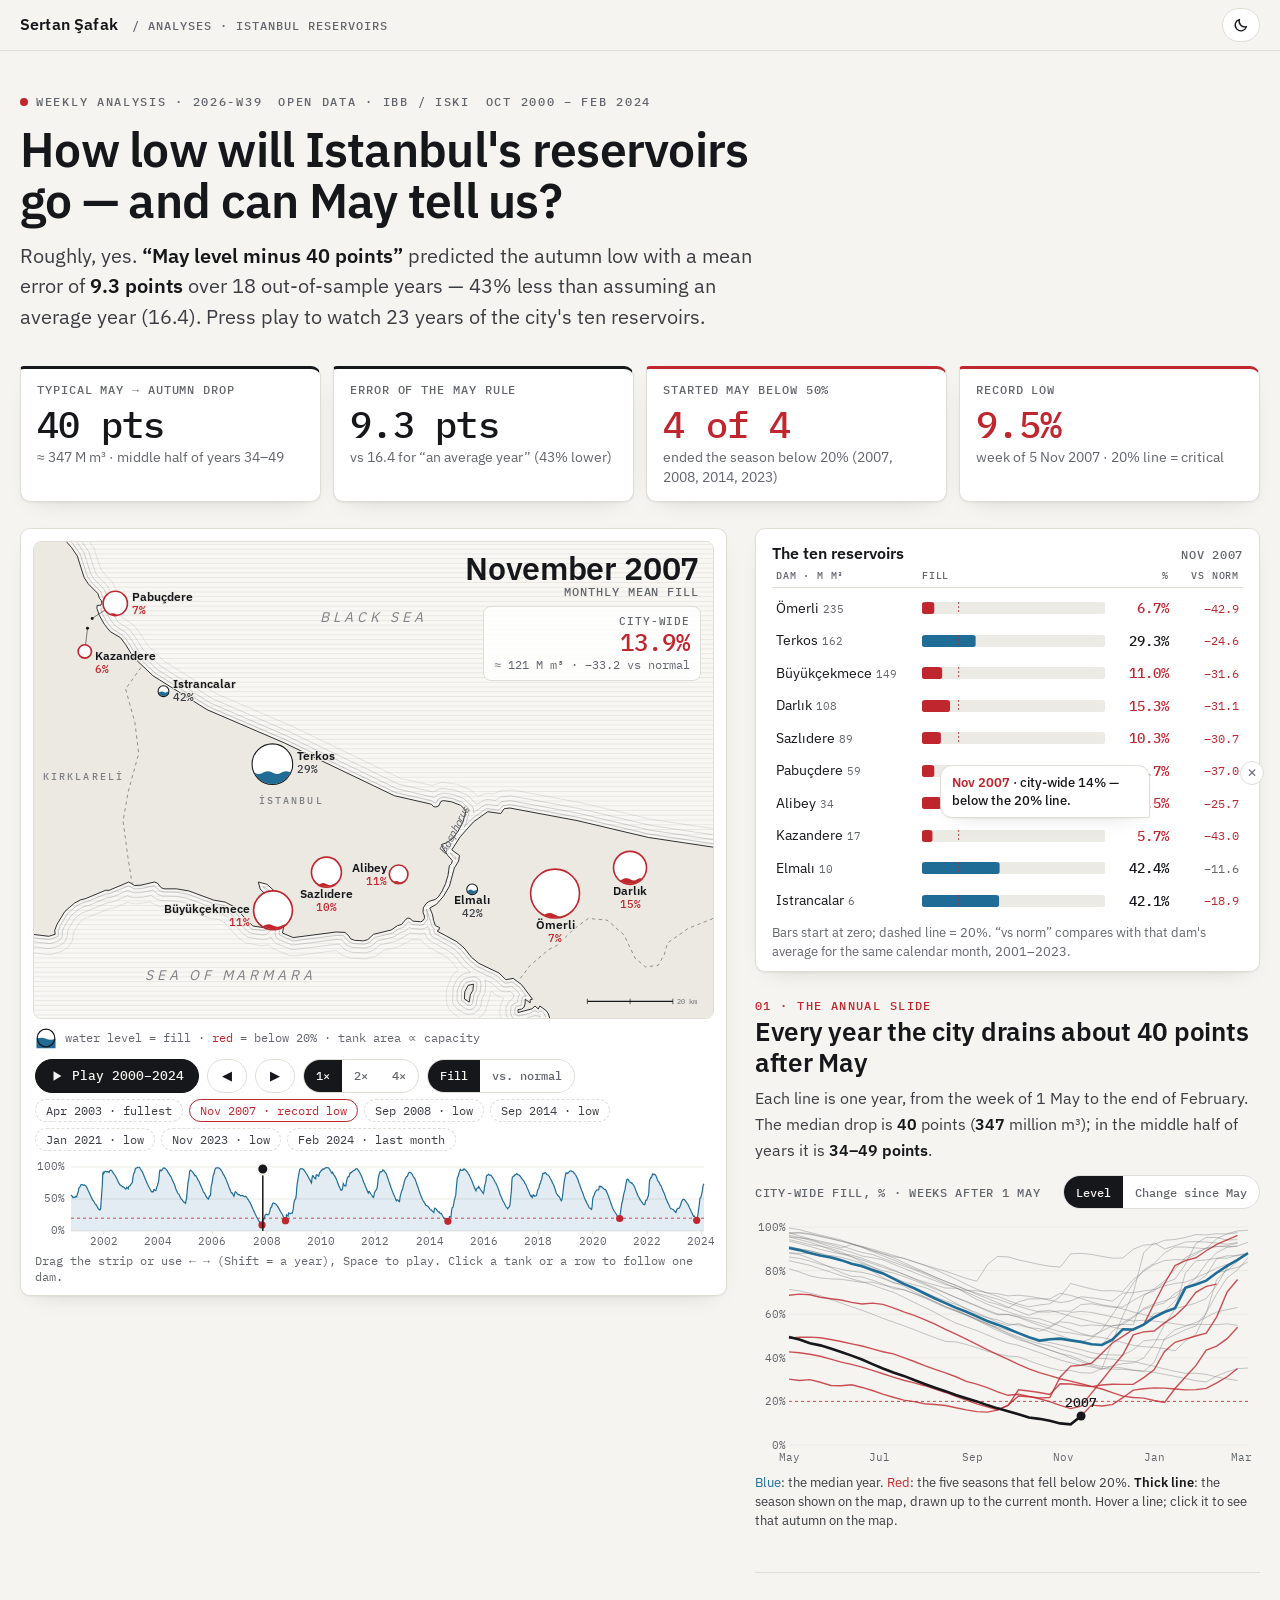
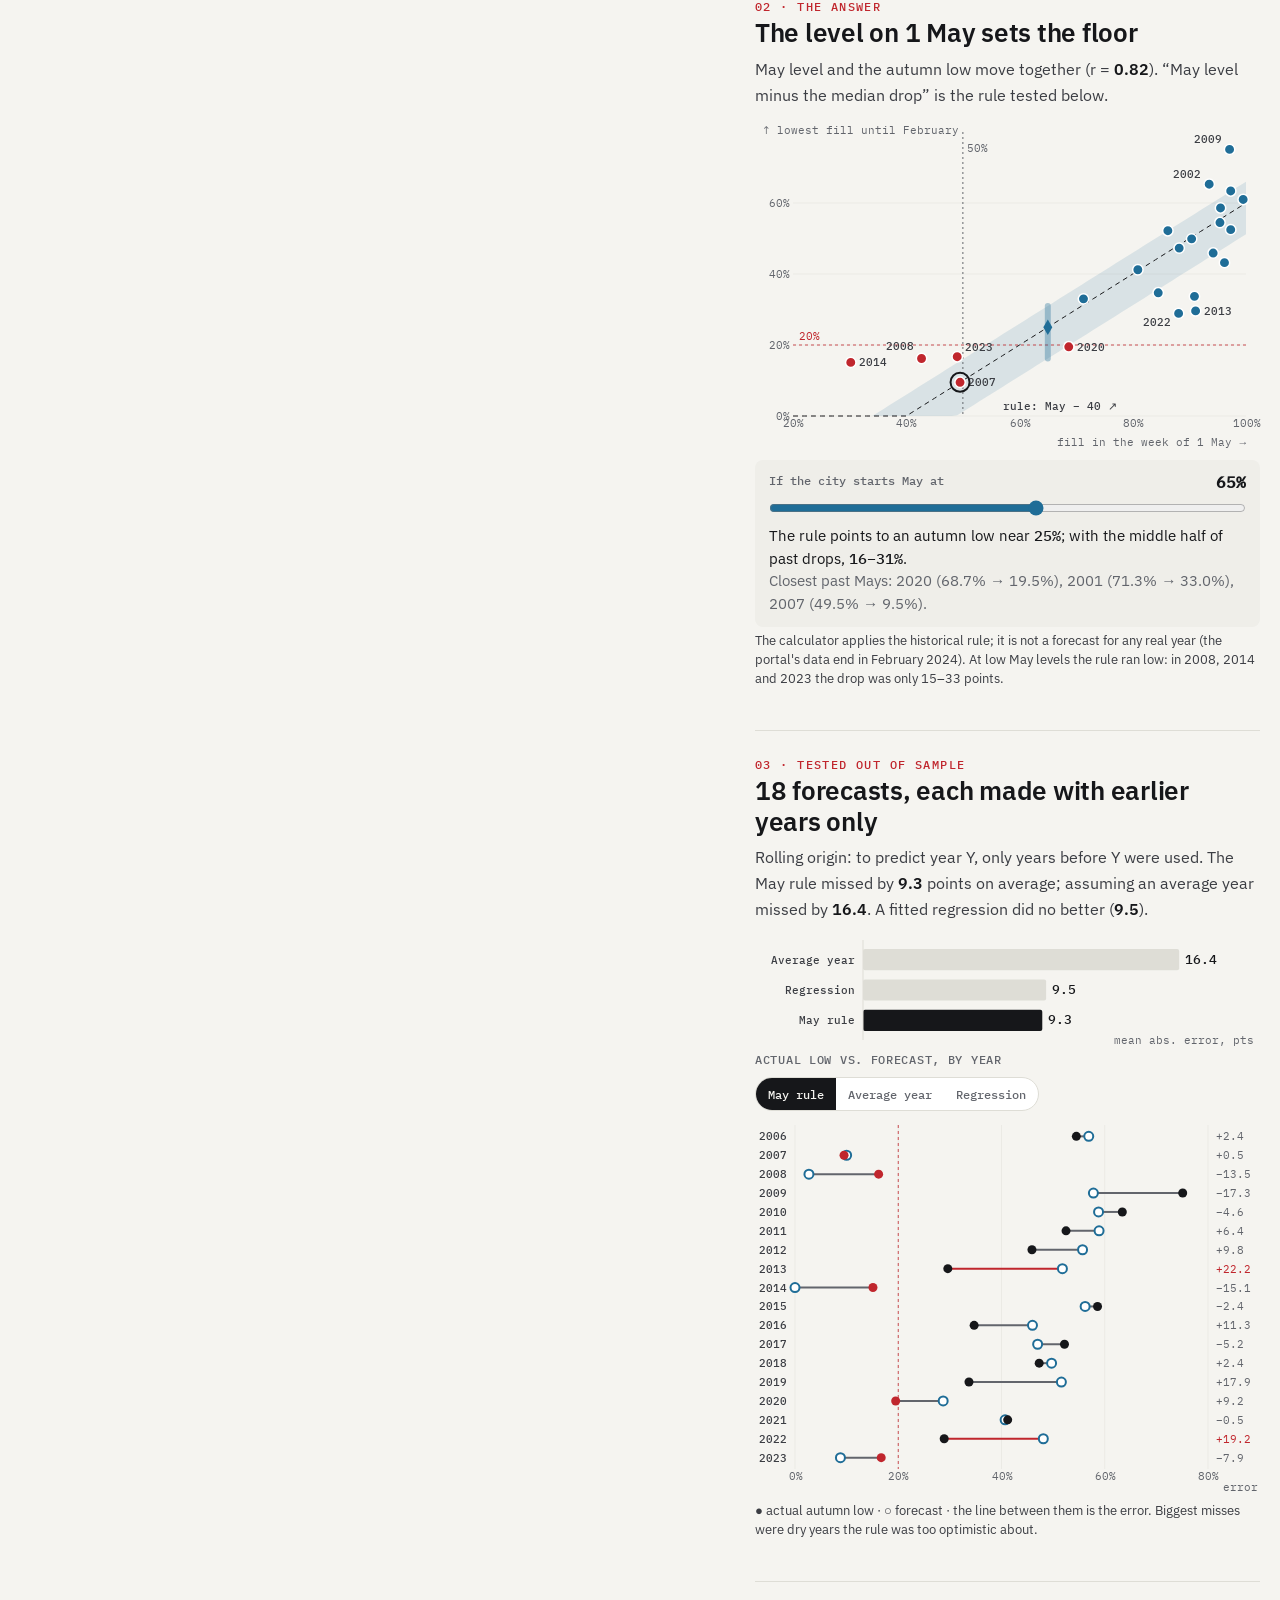
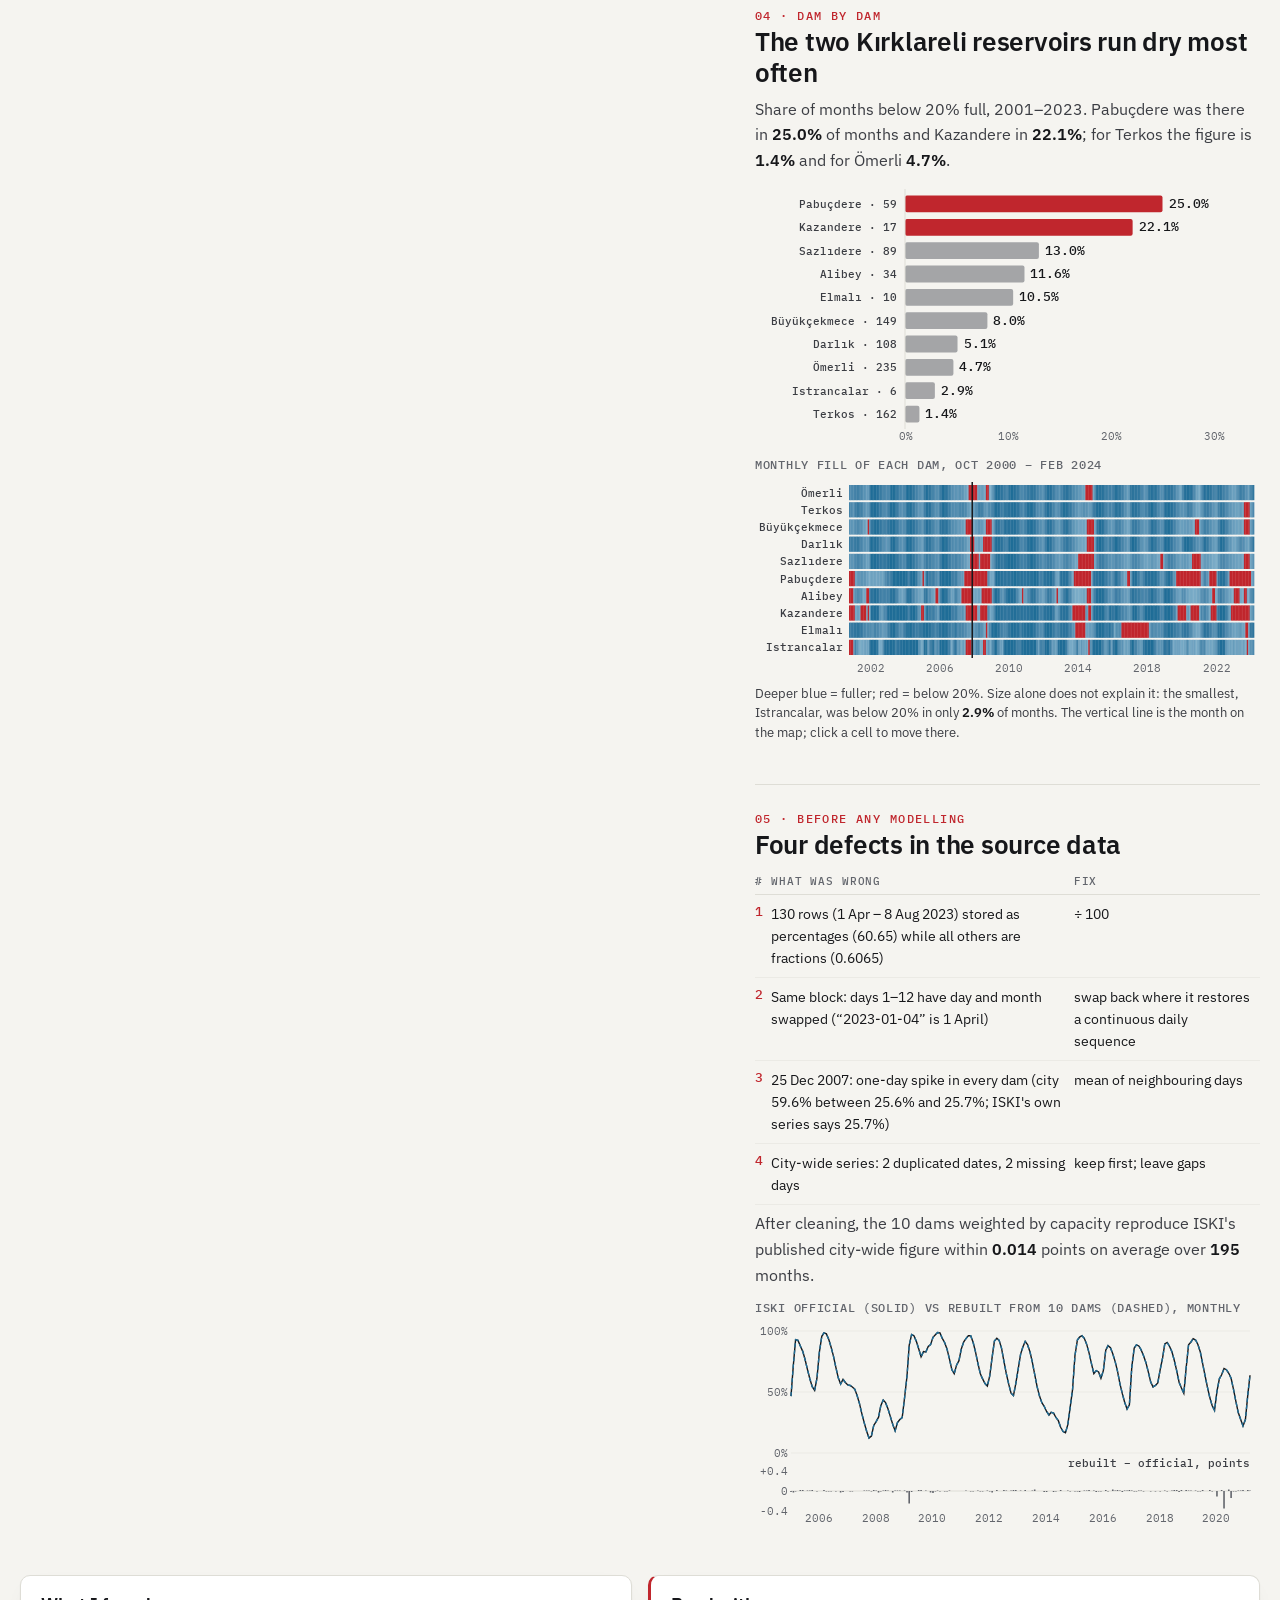
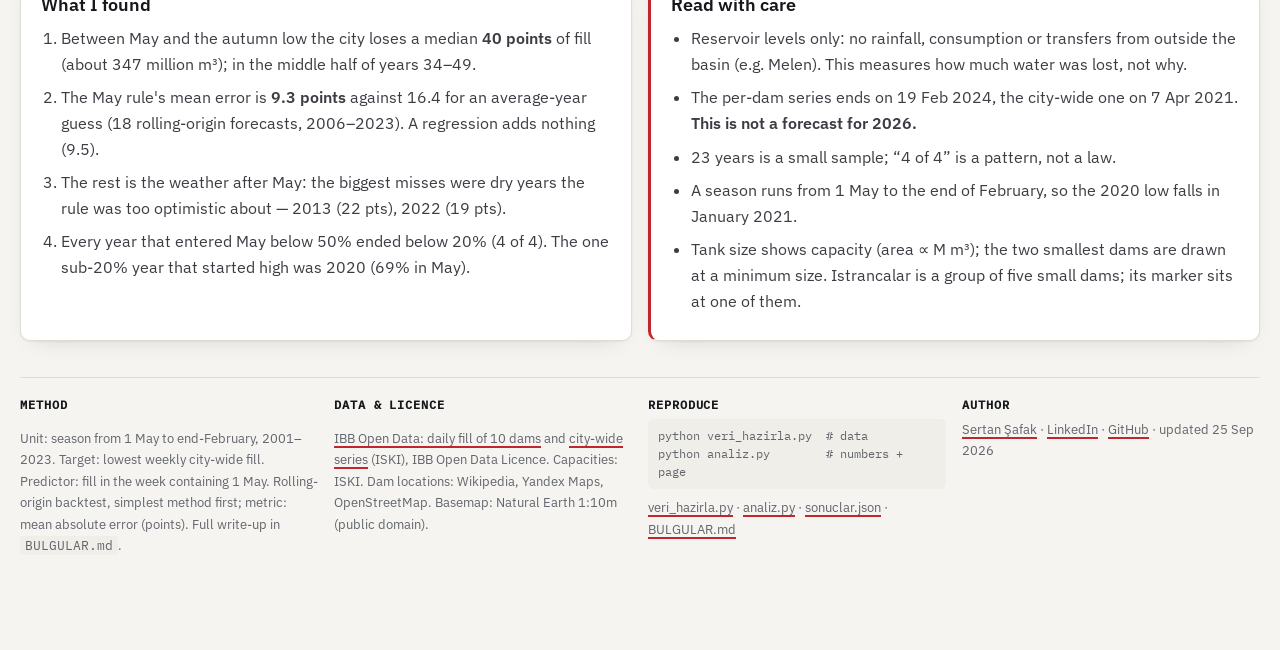
<file: analyses/istanbul-reservoirs/index.html>
<!doctype html>
<html lang="en">
<head>
<meta charset="utf-8">
<meta name="viewport" content="width=device-width, initial-scale=1">
<title>How low will Istanbul&#x27;s reservoirs go — and can May tell us? — Sertan Şafak</title>
<meta name="description" content="Ten Istanbul reservoirs, Oct 2000 – Feb 2024: the 1 May level predicts the autumn low within 9.3 points on average, vs 16.4 for an average-year guess.">
<meta name="author" content="Sertan Şafak">
<meta property="og:type" content="article">
<meta property="og:title" content="How low will Istanbul&#x27;s reservoirs go — and can May tell us?">
<meta property="og:description" content="Ten Istanbul reservoirs, Oct 2000 – Feb 2024: the 1 May level predicts the autumn low within 9.3 points on average, vs 16.4 for an average-year guess.">
<link rel="canonical" href="https://setosfk.github.io/analyses/istanbul-reservoirs/">
<meta property="og:url" content="https://setosfk.github.io/analyses/istanbul-reservoirs/">
<meta property="og:image" content="https://setosfk.github.io/analyses/istanbul-reservoirs/og.png">
<meta property="og:image:width" content="1200">
<meta property="og:image:height" content="630">
<meta name="twitter:card" content="summary_large_image">
<link rel="icon" href="data:image/svg+xml,%3Csvg xmlns='http://www.w3.org/2000/svg' viewBox='0 0 32 32'%3E%3Ccircle cx='16' cy='16' r='13' fill='none' stroke='%2316171a' stroke-width='3'/%3E%3Cpath d='M4 18c4-2 8 2 12 0s8-2 12 0v2a13 13 0 0 1-24 0z' fill='%231f6d97'/%3E%3C/svg%3E">
<script>try{var t=localStorage.getItem("pd-theme");if(t==="light"||t==="dark")document.documentElement.setAttribute("data-theme",t)}catch(e){}</script>
<link rel="stylesheet" href="../../assets/pano.css">

</head>
<body>
<header class="pd-top"><div class="in">
  <a class="pd-brand" href="https://setosfk.github.io/" title="Portfolio"><b>Sertan Şafak</b></a>
  <span class="pd-crumb">/ <a href="https://setosfk.github.io/#analyses">Analyses · Istanbul reservoirs</a></span>
  <span class="sp"></span>
  <button class="pd-iconbtn" id="pd-theme" type="button" aria-label="Toggle theme"></button>
</div></header>
<main class="pd-wrap">
<section class="pd-head">
  <div class="pd-kicker"><span><i class=dot></i>Weekly analysis · 2026-W39</span><span>Open data · IBB / ISKI</span><span>Oct 2000 – Feb 2024</span></div>
  <h1 class="pd-title">How low will Istanbul&#x27;s reservoirs go — and can May tell us?</h1>
  <p class="pd-answer">Roughly, yes. <b>“May level minus 40 points”</b> predicted the autumn low with a mean error of <b>9.3 points</b> over 18 out-of-sample years — 43% less than assuming an average year (16.4). Press play to watch 23 years of the city's ten reservoirs.</p>
</section>
<section class="pd-kpis" aria-label="Key numbers"><div class="pd-kpi"><div class="lab">Typical May → autumn drop</div><div class="val">40 pts</div><div class="ctx">≈ 347 M m³ · middle half of years 34–49</div></div><div class="pd-kpi"><div class="lab">Error of the May rule</div><div class="val">9.3 pts</div><div class="ctx">vs 16.4 for “an average year” (43% lower)</div></div><div class="pd-kpi is-crit"><div class="lab">Started May below 50%</div><div class="val">4 of 4</div><div class="ctx">ended the season below 20% (2007, 2008, 2014, 2023)</div></div><div class="pd-kpi is-crit"><div class="lab">Record low</div><div class="val">9.5%</div><div class="ctx">week of 5 Nov 2007 · 20% line = critical</div></div></section>

<section class="pd-main" id="explore">
  <div class="pd-stage" data-stage tabindex="-1">
    <div class="pd-card pd-stagecard">
      <div class="pd-mapwrap" id="map">
        <div class="pd-overlay pd-date" aria-live="polite"><div class="m" id="map-month">—</div><div class="s" id="map-sub">monthly mean fill</div></div>
        <div class="pd-overlay pd-city"><div class="l">City-wide</div><div class="v" id="city-v">—</div><div class="d" id="city-d"></div></div>
      </div>
      <div class="pd-legend" id="legend"></div>
      <div class="pd-controls" id="player">
        <button class="pd-btn primary" data-act="play" data-label="Play 2000–2024" type="button"></button>
        <button class="pd-btn" data-act="prev" type="button" aria-label="Previous month">◀</button>
        <button class="pd-btn" data-act="next" type="button" aria-label="Next month">▶</button>
        <span class="pd-seg" role="group" aria-label="Speed">
          <button type="button" data-speed="1" aria-pressed="true">1×</button><button type="button" data-speed="2" aria-pressed="false">2×</button><button type="button" data-speed="4" aria-pressed="false">4×</button>
        </span>
        <span class="pd-seg" role="group" aria-label="Colour the water by" id="mode">
          <button type="button" data-mode="level" aria-pressed="true">Fill</button><button type="button" data-mode="anom" aria-pressed="false">vs. normal</button>
        </span>
      </div>
      <div class="pd-chips" id="jumps"></div>
      <div class="pd-timeline" id="timeline"></div>
      <p class="pd-hint">Drag the strip or use ← → (Shift = a year), Space to play. Click a tank or a row to follow one dam.</p>
    </div>
  </div>

  <div class="pd-side">
    <div class="pd-card pd-readout">
      <h3><span id="ro-title">The ten reservoirs</span><small id="ro-month"></small></h3>
      <div class="pd-rowhead"><span>Dam · M m³</span><span>Fill</span><span>%</span><span>vs norm</span></div>
      <div id="readout"></div>
      <p class="pd-note">Bars start at zero; dashed line = 20%. “vs norm” compares with that dam's average for the same calendar month, 2001–2023.</p>
    </div>

    <article class="pd-chapter" id="ch-slide">
      <div class="num">01 · The annual slide</div>
      <h2>Every year the city drains about 40 points after May</h2>
      <p>Each line is one year, from the week of 1 May to the end of February. The median drop is <b id="t-drop"></b> points (<b id="t-mcm"></b> million m³); in the middle half of years it is <b id="t-iqr"></b>.</p>
      <div class="pd-chart-head"><span class="t" id="slide-t">City-wide fill, % · weeks after 1 May</span>
        <span class="pd-seg" role="group" aria-label="Scale" id="slide-mode"><button type="button" data-v="level" aria-pressed="true">Level</button><button type="button" data-v="drop" aria-pressed="false">Change since May</button></span></div>
      <div class="pd-chart" id="c-slide"></div>
      <p class="pd-note"><span style="color:var(--water)">Blue</span>: the median year. <span class="crit">Red</span>: the five seasons that fell below 20%. <b>Thick line</b>: the season shown on the map, drawn up to the current month. Hover a line; click it to see that autumn on the map.</p>
    </article>

    <article class="pd-chapter" id="ch-floor">
      <div class="num">02 · The answer</div>
      <h2>The level on 1 May sets the floor</h2>
      <p>May level and the autumn low move together (r = <b id="t-r"></b>). “May level minus the median drop” is the rule tested below.</p>
      <div class="pd-chart" id="c-floor"></div>
      <div class="pd-calc">
        <label for="may">If the city starts May at <b id="may-v">65%</b></label>
        <input type="range" id="may" min="20" max="100" step="1" value="65">
        <div class="out" id="may-out"></div>
      </div>
      <p class="pd-note">The calculator applies the historical rule; it is not a forecast for any real year (the portal's data end in February 2024). At low May levels the rule ran low: in 2008, 2014 and 2023 the drop was only 15–33 points.</p>
    </article>

    <article class="pd-chapter" id="ch-back">
      <div class="num">03 · Tested out of sample</div>
      <h2>18 forecasts, each made with earlier years only</h2>
      <p>Rolling origin: to predict year Y, only years before Y were used. The May rule missed by <b id="t-mae-s"></b> points on average; assuming an average year missed by <b id="t-mae-c"></b>. A fitted regression did no better (<b id="t-mae-o"></b>).</p>
      <div class="pd-chart" id="c-mae"></div>
      <div class="pd-chart-head"><span class="t">Actual low vs. forecast, by year</span>
        <span class="pd-seg" role="group" aria-label="Compare with" id="bt-mode"><button type="button" data-v="subtract" aria-pressed="true">May rule</button><button type="button" data-v="climatology" aria-pressed="false">Average year</button><button type="button" data-v="ols" aria-pressed="false">Regression</button></span></div>
      <div class="pd-chart" id="c-back"></div>
      <p class="pd-note">● actual autumn low · ○ forecast · the line between them is the error. Biggest misses were dry years the rule was too optimistic about.</p>
    </article>

    <article class="pd-chapter" id="ch-dams">
      <div class="num">04 · Dam by dam</div>
      <h2>The two Kırklareli reservoirs run dry most often</h2>
      <p>Share of months below 20% full, 2001–2023. Pabuçdere was there in <b id="t-pab"></b> of months and Kazandere in <b id="t-kaz"></b>; for Terkos the figure is <b id="t-ter"></b> and for Ömerli <b id="t-omr"></b>.</p>
      <div class="pd-chart" id="c-risk"></div>
      <div class="pd-chart-head"><span class="t">Monthly fill of each dam, Oct 2000 – Feb 2024</span></div>
      <div class="pd-chart" id="c-heat"></div>
      <p class="pd-note">Deeper blue = fuller; red = below 20%. Size alone does not explain it: the smallest, Istrancalar, was below 20% in only <b id="t-ist"></b> of months. The vertical line is the month on the map; click a cell to move there.</p>
    </article>

    <article class="pd-chapter" id="ch-quality">
      <div class="num">05 · Before any modelling</div>
      <h2>Four defects in the source data</h2>
      <table class="pd-table">
        <thead><tr><th>#</th><th>What was wrong</th><th>Fix</th></tr></thead>
        <tbody>
          <tr><td>1</td><td>130 rows (1 Apr – 8 Aug 2023) stored as percentages (60.65) while all others are fractions (0.6065)</td><td>÷ 100</td></tr>
          <tr><td>2</td><td>Same block: days 1–12 have day and month swapped (“2023-01-04” is 1 April)</td><td>swap back where it restores a continuous daily sequence</td></tr>
          <tr><td>3</td><td>25 Dec 2007: one-day spike in every dam (city 59.6% between 25.6% and 25.7%; ISKI's own series says 25.7%)</td><td>mean of neighbouring days</td></tr>
          <tr><td>4</td><td>City-wide series: 2 duplicated dates, 2 missing days</td><td>keep first; leave gaps</td></tr>
        </tbody>
      </table>
      <p>After cleaning, the 10 dams weighted by capacity reproduce ISKI's published city-wide figure within <b id="t-val"></b> points on average over <b id="t-valn"></b> months.</p>
      <div class="pd-chart-head"><span class="t">ISKI official (solid) vs rebuilt from 10 dams (dashed), monthly</span></div>
      <div class="pd-chart" id="c-val"></div>
    </article>
  </div>
</section>

<section class="pd-boxes">
  <div class="pd-card pd-box"><h3>What I found</h3><ol><li>Between May and the autumn low the city loses a median <b>40 points</b> of fill (about 347 million m³); in the middle half of years 34–49.</li><li>The May rule's mean error is <b>9.3 points</b> against 16.4 for an average-year guess (18 rolling-origin forecasts, 2006–2023). A regression adds nothing (9.5).</li><li>The rest is the weather after May: the biggest misses were dry years the rule was too optimistic about — 2013 (22 pts), 2022 (19 pts).</li><li>Every year that entered May below 50% ended below 20% (4 of 4). The one sub-20% year that started high was 2020 (69% in May).</li></ol></div>
  <div class="pd-card pd-box warn"><h3>Read with care</h3><ul><li>Reservoir levels only: no rainfall, consumption or transfers from outside the basin (e.g. Melen). This measures how much water was lost, not why.</li><li>The per-dam series ends on 19 Feb 2024, the city-wide one on 7 Apr 2021. <b>This is not a forecast for 2026.</b></li><li>23 years is a small sample; “4 of 4” is a pattern, not a law.</li><li>A season runs from 1 May to the end of February, so the 2020 low falls in January 2021.</li><li>Tank size shows capacity (area ∝ M m³); the two smallest dams are drawn at a minimum size. Istrancalar is a group of five small dams; its marker sits at one of them.</li></ul></div>
</section>
<footer class="pd-foot">
  <div><b>Method</b><p>Unit: season from 1 May to end-February, 2001–2023. Target: lowest weekly city-wide fill. Predictor: fill in the week containing 1 May. Rolling-origin backtest, simplest method first; metric: mean absolute error (points). Full write-up in <code>BULGULAR.md</code>.</p></div>
  <div><b>Data &amp; licence</b><p><a href="https://data.ibb.gov.tr/dataset/istanbul-barajlari-gunluk-doluluk-oranlari">IBB Open Data: daily fill of 10 dams</a> and <a href="https://data.ibb.gov.tr/dataset/istanbul-dam-occupany-rates-data">city-wide series</a> (ISKI), IBB Open Data Licence. Capacities: ISKI. Dam locations: Wikipedia, Yandex Maps, OpenStreetMap. Basemap: Natural Earth 1:10m (public domain).</p></div>
  <div><b>Reproduce</b><pre>python veri_hazirla.py  # data
python analiz.py        # numbers + page</pre><p style="margin:8px 0 0"><a href="veri_hazirla.py">veri_hazirla.py</a> · <a href="analiz.py">analiz.py</a> · <a href="sonuclar.json">sonuclar.json</a> · <a href="BULGULAR.md">BULGULAR.md</a></p></div>
  <div><b>Author</b><a href="https://setosfk.github.io/">Sertan Şafak</a> · <a href="https://linkedin.com/in/sertansafak">LinkedIn</a> · <a href="https://github.com/SETOsfk">GitHub</a> · updated 25 Sep 2026</div>
</footer>
</main>
<script type="application/json" id="pd-data">{"months":["2000-10","2000-11","2000-12","2001-01","2001-02","2001-03","2001-04","2001-05","2001-06","2001-07","2001-08","2001-09","2001-10","2001-11","2001-12","2002-01","2002-02","2002-03","2002-04","2002-05","2002-06","2002-07","2002-08","2002-09","2002-10","2002-11","2002-12","2003-01","2003-02","2003-03","2003-04","2003-05","2003-06","2003-07","2003-08","2003-09","2003-10","2003-11","2003-12","2004-01","2004-02","2004-03","2004-04","2004-05","2004-06","2004-07","2004-08","2004-09","2004-10","2004-11","2004-12","2005-01","2005-02","2005-03","2005-04","2005-05","2005-06","2005-07","2005-08","2005-09","2005-10","2005-11","2005-12","2006-01","2006-02","2006-03","2006-04","2006-05","2006-06","2006-07","2006-08","2006-09","2006-10","2006-11","2006-12","2007-01","2007-02","2007-03","2007-04","2007-05","2007-06","2007-07","2007-08","2007-09","2007-10","2007-11","2007-12","2008-01","2008-02","2008-03","2008-04","2008-05","2008-06","2008-07","2008-08","2008-09","2008-10","2008-11","2008-12","2009-01","2009-02","2009-03","2009-04","2009-05","2009-06","2009-07","2009-08","2009-09","2009-10","2009-11","2009-12","2010-01","2010-02","2010-03","2010-04","2010-05","2010-06","2010-07","2010-08","2010-09","2010-10","2010-11","2010-12","2011-01","2011-02","2011-03","2011-04","2011-05","2011-06","2011-07","2011-08","2011-09","2011-10","2011-11","2011-12","2012-01","2012-02","2012-03","2012-04","2012-05","2012-06","2012-07","2012-08","2012-09","2012-10","2012-11","2012-12","2013-01","2013-02","2013-03","2013-04","2013-05","2013-06","2013-07","2013-08","2013-09","2013-10","2013-11","2013-12","2014-01","2014-02","2014-03","2014-04","2014-05","2014-06","2014-07","2014-08","2014-09","2014-10","2014-11","2014-12","2015-01","2015-02","2015-03","2015-04","2015-05","2015-06","2015-07","2015-08","2015-09","2015-10","2015-11","2015-12","2016-01","2016-02","2016-03","2016-04","2016-05","2016-06","2016-07","2016-08","2016-09","2016-10","2016-11","2016-12","2017-01","2017-02","2017-03","2017-04","2017-05","2017-06","2017-07","2017-08","2017-09","2017-10","2017-11","2017-12","2018-01","2018-02","2018-03","2018-04","2018-05","2018-06","2018-07","2018-08","2018-09","2018-10","2018-11","2018-12","2019-01","2019-02","2019-03","2019-04","2019-05","2019-06","2019-07","2019-08","2019-09","2019-10","2019-11","2019-12","2020-01","2020-02","2020-03","2020-04","2020-05","2020-06","2020-07","2020-08","2020-09","2020-10","2020-11","2020-12","2021-01","2021-02","2021-03","2021-04","2021-05","2021-06","2021-07","2021-08","2021-09","2021-10","2021-11","2021-12","2022-01","2022-02","2022-03","2022-04","2022-05","2022-06","2022-07","2022-08","2022-09","2022-10","2022-11","2022-12","2023-01","2023-02","2023-03","2023-04","2023-05","2023-06","2023-07","2023-08","2023-09","2023-10","2023-11","2023-12","2024-01","2024-02"],"dams":[{"key":"Omerli","name":"Ömerli","cap":235.371,"lat":41.0609,"lon":29.358,"src":"Wikipedia","x":767.4,"y":517.8,"r":36.0,"lx":0,"ly":52,"anchor":"middle"},{"key":"Terkos","name":"Terkos","cap":162.241,"lat":41.333,"lon":28.567,"src":"Wikipedia (Lake Durusu)","x":351.1,"y":327.2,"r":29.9,"lx":36,"ly":-6},{"key":"Buyukcekmece","name":"Büyükçekmece","cap":148.943,"lat":41.0257,"lon":28.5688,"src":"Wikipedia","x":352.0,"y":542.5,"r":28.6,"lx":-34,"ly":4,"anchor":"end"},{"key":"Darlik","name":"Darlık","cap":107.5,"lat":41.115,"lon":29.5678,"src":"Wikipedia","x":877.8,"y":479.9,"r":24.3,"lx":0,"ly":40,"anchor":"middle"},{"key":"Sazlidere","name":"Sazlıdere","cap":88.73,"lat":41.1058,"lon":28.7183,"src":"Wikipedia","x":430.7,"y":486.3,"r":22.1,"lx":0,"ly":38,"anchor":"middle"},{"key":"Pabucdere","name":"Pabuçdere","cap":58.5,"lat":41.6394,"lon":28.0628,"src":"OpenStreetMap","x":85.7,"y":112.5,"r":17.9,"dx":34,"dy":-22,"lx":24,"ly":-4},{"key":"Alibey","name":"Alibey","cap":34.143,"lat":41.1014,"lon":28.9203,"src":"Wikipedia","x":537.0,"y":489.4,"r":13.7,"lx":-17,"ly":-3,"anchor":"end"},{"key":"Kazandere","name":"Kazandere","cap":17.424,"lat":41.6184,"lon":28.0498,"src":"Yandex Maps","x":78.8,"y":127.2,"r":9.8,"dx":-4,"dy":34,"lx":15,"ly":12},{"key":"Elmali","name":"Elmalı","cap":9.6,"lat":41.0698,"lon":29.1261,"src":"Yandex Maps","x":645.3,"y":511.6,"r":8.0,"lx":0,"ly":22,"anchor":"middle"},{"key":"Istrancalar","name":"Istrancalar","cap":6.231,"lat":41.4864,"lon":28.2624,"src":"OpenStreetMap (Kuzuludere, one of five Istranca dams)","x":190.7,"y":219.7,"r":8.0,"lx":14,"ly":-4}],"fill":{"Omerli":[65.8,62.4,66.4,68.6,73.4,76.5,75.1,72.2,66.7,60.0,54.1,48.7,42.6,39.7,77.5,100.0,98.8,98.3,99.8,96.0,90.4,83.0,77.6,73.4,68.7,66.5,64.8,65.4,81.6,99.3,99.9,97.5,91.8,85.0,78.4,72.4,66.9,66.1,69.9,84.8,100.0,99.8,97.5,93.3,87.5,80.3,73.1,66.6,61.4,56.3,53.5,54.6,83.3,98.6,95.8,91.1,85.0,78.4,70.8,63.6,57.9,56.7,65.0,79.4,96.9,99.9,96.4,90.6,83.4,75.5,66.5,58.0,50.9,50.8,49.0,49.4,53.0,53.4,50.3,43.9,36.6,28.8,21.5,14.8,8.6,6.7,10.0,12.4,17.1,27.3,36.0,38.4,37.5,33.5,28.0,19.2,17.1,20.5,22.9,45.1,64.3,89.4,99.7,98.5,94.9,91.2,87.2,81.3,73.1,75.0,77.9,92.3,100.0,99.4,96.8,89.6,88.7,82.9,73.5,64.4,63.4,72.3,72.6,80.3,84.9,85.8,89.7,92.7,87.7,80.1,71.4,66.0,60.7,56.2,54.8,63.5,79.7,93.8,97.2,96.8,90.7,81.0,73.2,67.5,59.6,53.8,57.1,69.9,81.7,87.9,93.1,91.5,88.3,81.4,73.0,64.1,58.6,55.3,52.7,48.9,42.4,39.3,34.3,26.9,17.3,12.0,14.6,16.4,18.6,26.3,48.0,91.2,98.6,93.6,95.1,94.7,91.7,85.8,80.9,75.4,77.0,77.2,71.9,78.6,95.1,95.7,93.7,87.5,82.3,77.2,65.7,55.2,45.4,39.5,50.0,90.8,91.7,91.4,89.5,87.8,87.0,86.1,78.0,67.3,56.3,49.9,55.6,77.0,88.7,96.4,93.4,92.4,92.5,87.0,78.7,65.6,59.4,52.9,73.7,89.6,86.9,89.9,90.4,88.9,85.9,75.6,65.6,55.3,44.7,34.2,30.7,65.6,89.4,96.6,97.3,97.9,96.5,94.0,81.3,64.1,47.8,35.0,22.0,26.0,55.1,78.5,95.4,89.4,92.7,95.9,90.9,83.5,75.3,69.4,73.4,76.6,90.6,91.4,86.4,77.2,69.4,68.5,65.4,56.1,46.6,39.3,36.6,34.2,42.3,53.8,69.6,78.9,77.2,73.2,66.5,55.8,45.9,40.6,65.0,77.1,87.9],"Terkos":[70.3,63.7,55.9,57.1,76.0,84.4,83.6,81.0,74.3,66.2,54.8,44.5,42.9,42.9,69.9,97.3,99.5,99.4,100.0,95.5,88.5,82.0,74.3,68.7,63.0,61.0,63.6,74.4,96.9,99.4,100.0,97.9,91.9,80.1,68.8,57.2,50.7,58.8,59.2,73.3,93.0,99.3,97.7,91.4,83.6,77.2,65.5,53.7,47.3,46.5,45.2,49.4,75.4,95.0,96.5,96.7,90.4,79.4,66.9,59.6,55.6,52.8,61.4,81.1,93.8,100.0,98.7,91.8,85.2,79.0,67.8,61.7,58.9,61.7,58.0,61.6,65.0,69.1,70.6,69.2,65.4,57.9,46.6,35.1,25.3,29.3,46.1,52.2,57.4,72.3,80.7,80.3,73.0,62.1,50.4,41.0,56.8,61.4,61.5,71.8,84.4,98.3,98.1,97.2,91.2,81.5,72.2,85.8,88.5,94.5,93.4,94.2,94.0,98.2,99.7,95.6,91.7,90.3,81.7,69.6,63.3,69.0,79.9,94.1,98.0,99.9,100.0,97.8,88.3,76.3,64.0,55.7,58.5,55.7,54.2,67.0,85.3,97.3,97.1,91.7,84.2,72.6,63.4,55.7,52.0,58.2,68.9,83.5,97.1,97.9,97.5,93.3,89.1,84.8,75.8,67.0,59.5,52.6,47.2,41.7,40.7,49.7,55.4,54.7,53.5,48.0,42.8,42.2,58.1,77.3,82.5,94.9,98.8,98.6,98.7,93.3,87.6,82.1,71.3,61.5,69.3,71.0,65.2,72.4,91.2,94.7,93.5,93.1,88.9,80.3,69.7,58.7,49.8,41.6,41.7,72.7,94.1,93.4,93.5,91.7,87.0,81.9,73.6,61.5,61.3,72.2,72.0,79.7,88.9,99.8,99.2,93.0,85.1,77.5,66.2,58.6,55.0,52.1,73.6,97.0,98.9,100.0,97.1,94.8,91.5,85.6,77.3,68.5,63.0,56.8,51.1,50.1,52.6,56.8,72.5,79.4,78.8,71.4,58.3,45.0,34.6,28.7,23.2,28.5,45.6,59.1,75.0,79.5,79.8,76.1,69.3,60.8,51.9,44.2,42.2,45.9,71.3,82.3,86.9,84.3,74.2,67.1,59.5,54.4,47.2,41.5,40.9,37.2,33.5,31.7,36.4,40.8,39.0,30.1,19.6,12.7,10.7,10.1,30.7,48.9,65.8],"Buyukcekmece":[51.6,48.9,46.4,48.4,58.2,63.3,62.8,61.4,54.5,45.4,36.1,28.9,22.6,19.2,50.4,86.9,92.3,94.8,99.5,98.5,94.9,88.0,81.2,78.2,76.1,76.1,80.3,87.4,94.1,96.3,98.5,96.6,90.3,81.8,72.6,63.9,57.9,58.2,59.7,72.6,91.4,98.2,99.0,96.2,92.0,86.3,79.0,72.2,66.4,60.0,54.7,52.8,75.5,95.4,94.2,90.2,86.1,78.2,69.2,61.2,54.6,49.9,61.7,89.5,93.0,91.6,94.3,91.7,85.4,77.0,67.7,60.1,54.9,53.6,50.2,47.5,44.1,40.7,37.6,33.2,26.6,18.3,10.3,5.0,2.4,11.0,29.0,35.3,39.2,48.3,50.7,48.0,40.9,32.4,23.9,16.4,12.6,15.6,15.3,23.1,43.6,76.5,91.7,90.8,85.2,77.6,69.3,86.4,95.5,95.4,94.1,94.8,93.2,97.2,98.2,95.6,89.7,83.5,74.5,65.0,60.6,68.7,75.0,89.2,95.6,98.7,98.7,97.1,91.2,83.8,74.0,64.5,58.2,52.9,49.9,54.5,72.6,89.5,94.0,93.0,86.8,76.3,65.7,56.0,47.9,42.6,50.2,61.3,80.0,87.9,95.3,91.1,82.9,72.8,61.4,50.6,43.0,37.4,34.3,31.3,29.3,31.0,30.6,27.8,23.8,16.2,9.9,6.1,8.6,14.4,26.7,59.0,88.3,98.5,99.6,97.1,90.1,80.1,68.5,58.1,52.0,46.7,42.6,47.7,65.8,74.4,76.0,73.2,66.8,57.6,48.2,40.2,33.5,29.4,30.4,55.5,78.1,83.0,83.9,80.7,75.4,68.2,61.3,53.7,47.9,45.8,46.3,54.1,66.7,87.8,94.8,91.8,85.8,77.4,68.4,59.5,55.9,54.2,73.3,94.6,98.7,99.0,97.5,93.1,85.7,75.2,64.4,53.8,45.9,39.5,35.0,37.5,40.6,41.0,43.4,42.2,39.1,36.1,27.9,20.9,17.6,16.8,16.9,26.9,50.2,63.8,75.9,75.0,71.5,66.2,57.6,49.2,44.7,41.7,41.0,42.3,70.1,86.5,96.2,93.5,86.3,78.6,69.3,60.0,51.3,43.9,39.1,34.1,32.6,30.7,31.9,34.0,30.4,22.8,13.2,5.5,4.2,6.3,32.1,50.6,70.4],"Darlik":[78.9,77.6,77.2,77.9,83.1,85.4,84.5,78.7,68.4,59.5,54.0,53.1,46.8,42.1,84.9,99.9,97.5,93.0,98.4,93.7,85.8,77.2,68.0,61.7,55.1,49.4,47.5,51.6,71.4,96.8,100.0,97.0,88.0,76.7,64.9,57.0,51.4,53.1,59.5,81.2,100.0,100.0,96.8,89.3,81.6,72.4,63.3,57.1,50.6,43.9,39.1,42.6,70.4,90.8,91.7,90.6,86.1,78.8,69.2,60.3,54.1,54.4,63.1,78.9,97.1,100.0,99.2,95.0,88.9,80.5,71.1,63.5,56.8,61.6,58.7,57.3,62.3,60.3,61.6,57.9,51.7,43.2,34.1,25.8,18.7,15.3,19.6,23.1,28.0,37.2,38.9,31.9,24.1,16.2,8.2,5.6,7.0,12.7,19.9,48.9,67.2,93.8,99.4,98.2,97.5,92.9,87.9,79.2,69.7,76.6,84.4,98.5,100.0,100.0,99.9,95.7,95.7,89.2,78.4,67.5,63.5,73.9,75.5,87.1,95.8,98.7,100.0,97.1,92.4,85.1,74.7,65.6,58.5,52.2,48.9,57.5,78.4,98.4,99.1,94.2,84.3,73.4,62.8,54.8,46.7,40.9,47.2,60.3,71.0,79.2,86.2,87.4,83.2,77.0,69.0,60.5,52.9,44.7,39.4,35.0,30.5,30.2,29.5,25.8,23.7,19.6,13.8,8.8,7.8,13.9,28.4,71.7,96.1,100.0,99.9,95.7,88.1,80.6,70.4,61.3,72.6,79.3,72.4,81.7,98.8,99.9,97.1,88.9,79.7,71.6,62.6,56.6,49.8,42.5,49.1,88.5,100.0,99.9,97.5,88.5,79.1,69.8,59.9,51.5,44.2,43.2,48.9,63.6,76.5,93.9,96.8,92.5,86.1,77.5,69.0,63.4,59.5,56.3,83.8,99.9,99.7,99.4,93.7,87.2,78.5,68.7,62.0,56.9,50.9,44.7,39.9,72.2,92.1,99.4,100.0,99.0,96.7,91.3,83.9,74.4,63.9,57.3,50.7,48.6,55.9,74.5,94.7,93.4,84.7,75.5,64.3,55.1,46.6,38.7,39.4,50.1,75.9,95.3,99.6,96.0,86.8,76.1,64.3,55.5,47.1,38.2,30.6,28.2,33.9,43.5,58.0,64.9,63.1,56.9,48.4,39.4,33.1,32.0,57.3,72.8,88.1],"Sazlidere":[50.6,49.6,49.3,54.6,63.7,69.5,69.9,68.9,63.7,56.1,49.1,43.1,35.7,30.0,56.8,99.7,99.9,98.8,99.9,95.5,91.6,89.0,85.2,86.8,86.5,86.7,88.1,94.4,100.0,100.0,100.0,97.8,93.1,85.8,77.7,71.9,65.1,63.4,63.5,72.8,92.3,99.6,99.5,94.7,87.4,79.7,72.5,66.4,60.0,52.8,45.7,43.5,66.5,80.6,79.2,75.7,74.1,69.6,63.6,60.5,57.2,51.9,57.7,77.4,95.5,100.0,99.7,96.4,87.8,81.3,74.2,68.1,63.2,70.3,69.9,66.9,63.1,58.9,54.5,48.9,42.5,35.1,28.8,20.9,13.5,10.3,14.0,14.3,13.6,17.7,21.0,18.3,13.7,10.8,9.0,6.9,8.6,13.1,21.0,44.4,59.6,74.7,91.2,95.8,92.6,88.2,82.9,88.1,91.1,99.8,100.0,100.0,100.0,100.0,98.5,94.8,90.2,86.4,81.1,75.6,72.3,75.5,76.0,81.9,88.0,95.1,99.8,98.5,92.5,85.9,78.6,72.5,67.0,62.2,58.4,59.4,66.2,73.5,76.3,76.6,72.4,64.1,57.3,50.9,45.0,40.8,39.1,44.8,56.2,63.4,69.4,68.0,63.0,56.3,48.7,40.9,32.9,27.6,23.3,19.2,17.2,18.0,18.4,17.4,14.4,10.5,7.3,2.4,7.4,17.3,28.1,45.5,62.1,76.6,80.5,80.7,76.6,70.9,64.2,58.0,53.4,50.3,48.5,50.0,60.1,62.7,60.2,57.6,54.2,49.0,42.1,37.4,34.8,31.7,31.7,48.3,63.5,67.0,68.7,66.8,62.4,56.4,49.9,44.1,38.2,32.9,30.2,32.3,35.7,44.2,46.5,43.3,38.5,33.3,27.4,21.8,17.6,13.8,27.1,51.4,58.0,71.4,74.0,72.2,69.1,64.0,54.1,47.8,42.9,38.3,33.9,41.4,44.8,44.3,43.1,34.7,30.6,26.2,19.9,13.0,8.3,5.9,5.4,9.8,24.0,33.8,42.0,42.9,41.7,39.0,33.7,27.6,23.3,21.2,21.4,22.2,44.5,59.0,66.6,67.6,63.3,58.9,54.2,50.3,46.3,42.5,39.5,36.6,34.7,32.9,32.7,33.1,30.2,24.8,17.2,10.7,7.0,5.2,25.5,40.9,52.1],"Pabucdere":[6.8,6.7,7.0,12.2,33.0,40.0,46.3,50.7,50.4,49.3,47.8,45.9,36.3,25.5,22.3,33.5,33.1,32.9,31.0,28.4,32.1,32.9,32.5,32.7,44.2,61.2,72.8,71.8,71.7,81.3,98.7,100.0,100.0,100.0,100.0,100.0,100.0,100.0,100.0,99.8,84.4,77.0,94.3,99.9,100.0,100.0,93.4,62.8,57.4,39.3,29.0,14.0,26.1,81.5,97.3,78.8,76.5,79.2,78.7,69.8,59.6,49.7,59.0,97.0,98.3,99.9,100.0,100.0,100.0,100.0,96.3,78.4,73.4,76.6,76.4,62.7,49.6,47.7,46.2,29.9,15.2,6.7,6.7,6.7,6.7,6.7,3.1,2.1,1.8,2.2,1.2,1.1,0.9,1.0,1.1,7.4,58.4,40.6,28.2,22.4,32.4,83.9,100.0,98.7,94.9,95.2,91.6,89.1,91.0,90.6,90.9,90.1,90.6,96.4,98.7,99.8,95.3,92.1,93.0,92.6,91.2,91.2,90.7,92.0,94.2,94.7,95.3,97.3,99.9,100.0,98.4,82.8,72.4,76.2,76.9,92.4,92.4,95.0,95.4,98.7,98.4,89.4,68.3,47.7,29.6,26.3,83.5,94.9,93.1,94.5,96.9,93.6,80.2,61.5,41.7,26.2,13.3,3.1,4.7,0.8,1.9,9.5,5.0,0.8,11.7,8.0,0.7,5.5,23.5,80.0,93.5,93.5,93.3,95.5,96.8,98.1,95.6,90.1,81.7,69.5,70.4,60.3,53.1,63.3,90.7,95.3,89.4,77.2,63.1,48.9,35.4,28.2,23.5,19.9,15.7,31.5,80.8,99.2,98.4,94.9,83.3,69.7,60.4,59.7,75.5,93.6,94.3,94.1,95.7,94.7,97.0,97.5,94.3,87.7,80.0,62.9,53.1,44.9,57.8,74.6,92.7,96.6,98.5,90.3,71.4,52.5,35.6,19.0,4.9,3.0,3.1,3.5,3.5,5.2,19.9,11.7,2.8,2.2,5.2,7.7,8.2,6.6,6.0,10.2,28.4,45.2,69.0,68.5,51.0,30.0,9.4,2.6,3.0,3.0,5.2,40.1,86.6,94.8,96.6,96.7,93.8,81.1,57.9,36.0,17.0,3.5,6.2,4.6,6.2,8.1,11.0,13.4,4.8,4.5,4.4,3.6,3.3,3.7,18.0,28.2,47.3],"Alibey":[0.0,2.6,14.2,33.6,54.3,63.0,61.9,62.2,55.3,34.9,26.1,23.6,19.4,15.3,71.1,93.1,93.9,95.4,99.0,93.9,87.6,78.8,71.5,76.9,74.1,73.1,75.5,71.6,90.1,93.8,95.1,91.5,81.7,67.4,48.9,39.4,31.1,34.5,40.2,64.3,91.1,98.9,94.4,80.3,70.5,57.8,48.2,41.0,34.9,28.9,25.8,33.7,81.8,91.2,71.3,57.9,55.9,44.4,32.1,21.4,1.4,3.3,33.5,71.4,97.7,99.8,99.4,92.5,81.5,63.4,48.0,36.8,32.0,69.3,67.6,58.8,42.3,27.8,19.2,15.4,12.7,7.6,1.8,0.0,0.2,10.5,32.3,29.1,26.7,32.6,32.9,21.7,6.9,0.6,0.0,0.0,0.9,8.8,17.5,39.5,76.8,100.0,99.6,94.1,78.4,59.4,43.1,59.6,70.3,97.3,98.5,99.3,98.4,99.5,98.2,88.0,72.2,50.1,37.0,25.0,18.7,34.7,37.3,49.5,63.7,75.2,88.1,93.1,89.5,77.3,64.5,53.4,44.9,39.6,35.5,39.3,56.9,75.0,84.5,81.6,68.6,53.6,36.9,25.1,18.6,20.9,28.4,46.0,68.0,79.9,96.1,93.6,83.1,67.4,50.1,31.7,24.2,20.3,20.1,20.7,21.0,25.8,28.5,28.3,25.7,19.5,14.7,12.3,24.2,53.0,74.4,97.1,99.0,99.6,99.3,99.4,95.1,86.4,75.6,65.2,54.7,48.5,45.1,52.3,73.9,78.5,75.5,73.8,61.1,53.7,46.9,42.0,38.3,35.2,40.8,80.3,92.0,91.8,87.3,81.3,81.4,79.3,75.9,70.3,66.0,69.9,69.2,74.8,81.7,93.9,96.1,89.8,81.1,72.3,63.9,55.2,53.1,50.6,84.6,99.5,99.4,99.1,95.2,87.7,79.0,67.6,56.7,45.8,37.2,33.5,38.6,58.5,59.1,47.1,36.3,28.5,27.1,23.9,20.7,21.2,22.1,26.9,29.6,38.1,54.4,59.4,66.0,60.9,56.8,45.3,32.8,23.7,18.0,16.4,23.0,31.3,64.9,78.5,73.6,66.9,57.3,49.2,41.1,34.6,29.5,20.4,20.8,17.2,14.9,11.2,18.9,25.8,25.8,22.0,15.5,16.4,23.1,21.7,54.2,67.8,75.7],"Kazandere":[5.7,7.6,6.1,8.4,27.7,35.2,34.6,27.7,7.1,7.9,9.8,15.3,29.2,8.6,20.5,99.6,100.0,100.0,100.0,99.9,91.1,53.8,38.0,47.1,64.9,62.1,90.2,100.0,100.0,100.0,100.0,99.7,99.2,100.0,100.0,100.0,100.0,100.0,100.0,100.0,85.9,77.2,94.0,99.9,100.0,100.0,93.4,63.6,57.3,31.7,9.2,11.0,40.9,83.0,97.2,79.0,76.8,79.2,78.8,70.5,59.6,36.5,56.9,96.9,98.2,99.9,100.0,100.0,100.0,100.0,96.1,78.6,74.0,76.9,76.7,63.1,49.0,46.8,53.4,43.7,35.3,12.4,5.7,5.7,5.7,5.7,1.3,8.1,9.1,24.9,24.0,3.9,0.7,1.8,1.4,12.3,59.2,42.8,29.2,36.2,58.0,84.1,100.0,98.4,94.6,94.9,91.3,89.3,90.7,90.2,90.5,89.8,94.7,97.9,98.3,98.1,94.7,91.8,92.7,92.2,90.9,91.6,90.4,91.7,93.9,94.5,95.6,97.2,99.9,100.0,98.3,82.8,73.1,76.6,77.3,92.1,93.2,94.7,95.2,98.7,98.3,89.1,68.8,44.1,37.2,53.3,84.6,94.7,92.8,94.2,96.7,93.4,80.2,61.8,38.6,19.3,5.2,7.3,17.0,5.8,14.6,17.4,19.5,16.2,46.8,37.3,16.9,11.2,35.6,81.2,99.3,100.0,100.0,100.0,100.0,100.0,97.5,88.0,67.7,57.6,86.7,97.5,89.6,85.4,94.0,100.0,97.7,84.8,76.1,72.9,64.0,58.8,62.1,53.0,36.3,56.8,80.8,99.9,99.7,94.7,83.1,70.4,60.9,60.0,77.2,98.9,100.0,100.0,100.0,100.0,100.0,100.0,98.2,98.4,95.7,81.6,73.4,65.1,80.8,98.8,100.0,100.0,100.0,96.8,85.9,74.5,58.8,33.3,11.8,4.2,3.6,5.9,5.6,8.3,32.6,40.5,24.1,10.7,5.0,7.5,4.8,5.6,4.8,25.0,68.3,60.1,71.3,69.7,56.4,42.7,27.1,8.6,9.9,7.1,13.2,64.8,87.5,100.0,100.0,100.0,97.7,87.5,67.8,48.1,35.0,17.1,10.4,5.4,3.8,7.1,14.1,17.6,4.7,6.6,8.7,6.6,5.1,7.1,29.1,47.9,60.1],"Elmali":[82.2,80.3,83.9,86.9,89.7,91.0,91.1,90.2,83.8,76.2,68.0,63.7,59.4,63.0,66.1,54.7,55.8,68.7,71.0,64.3,60.7,53.6,46.9,42.2,44.0,47.9,58.4,75.4,87.7,97.1,99.9,98.1,87.8,77.5,68.2,59.3,53.7,64.0,76.2,92.6,92.7,99.8,99.3,95.0,90.5,85.2,80.7,77.1,84.5,84.8,88.2,95.1,96.7,99.9,99.4,96.3,91.2,87.3,80.4,74.3,71.4,77.9,90.6,92.1,92.9,99.0,99.8,96.0,89.8,82.6,74.2,69.5,68.0,88.4,79.0,69.0,69.2,69.2,68.8,64.8,59.7,53.3,46.3,41.7,39.1,42.4,51.4,50.0,53.9,65.7,69.3,61.3,51.5,40.5,29.3,17.9,23.2,61.2,71.5,98.9,99.6,100.0,99.3,92.9,82.9,75.9,69.6,66.0,61.2,73.9,84.4,88.1,96.7,100.0,100.0,95.4,95.1,94.1,85.0,76.4,90.9,94.8,95.0,97.3,99.7,99.9,99.8,98.6,91.5,83.4,74.0,64.6,60.5,57.6,62.4,81.9,97.9,99.8,99.9,98.8,94.8,84.9,76.8,71.3,68.3,73.2,85.8,92.6,92.4,93.2,95.6,89.5,81.1,72.1,62.8,52.8,37.1,8.3,6.2,5.7,6.5,11.7,16.9,17.0,28.4,33.6,37.6,39.5,42.7,48.2,60.4,91.8,96.6,99.6,99.5,98.5,95.1,90.5,82.0,82.0,94.6,82.2,82.9,60.6,29.2,57.8,58.0,59.1,52.1,16.1,0.5,0.5,0.5,0.5,0.5,0.5,0.5,0.5,0.5,0.5,0.5,0.5,0.5,0.5,0.5,5.7,11.2,18.0,29.7,57.2,65.7,62.9,59.3,57.3,55.7,56.8,59.0,53.4,83.0,87.7,90.5,98.2,96.1,94.4,91.3,82.7,79.2,76.8,71.1,65.3,61.9,82.6,86.7,87.7,87.6,80.2,71.1,60.0,46.5,36.0,29.5,26.0,24.0,31.4,54.6,72.4,92.6,90.3,89.7,87.2,77.0,65.8,57.9,51.8,59.8,71.7,94.6,97.9,95.2,88.3,78.2,67.4,57.8,54.1,48.2,41.1,36.5,28.4,34.3,34.0,44.1,44.8,38.7,32.1,23.5,16.6,16.7,29.3,84.4,86.3,90.5],"Istrancalar":[11.6,19.5,14.6,40.1,71.7,54.7,31.9,25.7,22.2,26.5,28.4,33.9,33.7,26.8,83.1,99.7,99.7,99.7,99.1,96.5,44.2,22.0,21.4,46.9,86.7,98.4,99.7,93.2,99.7,99.7,99.9,93.4,78.2,88.9,90.4,91.8,96.8,99.7,99.7,99.6,98.8,99.7,99.7,99.7,99.7,99.7,99.7,99.4,58.7,38.3,23.9,42.8,96.0,97.5,49.8,49.2,74.6,89.7,92.7,58.6,53.1,63.2,67.1,99.9,99.3,99.9,100.0,100.0,89.4,79.9,45.8,27.5,58.5,95.4,72.1,44.1,49.2,30.0,28.6,37.8,25.7,9.8,9.5,15.9,10.0,42.1,50.5,40.1,64.5,72.7,46.4,21.9,20.3,14.5,8.0,23.7,47.4,32.9,26.9,62.7,74.9,100.0,93.3,61.0,48.5,41.1,22.5,82.5,100.0,100.0,100.0,100.0,100.0,100.0,100.0,89.2,80.8,73.7,77.2,84.9,96.4,100.0,100.0,100.0,100.0,100.0,100.0,100.0,100.0,100.0,65.5,30.1,71.1,74.0,76.9,69.6,98.1,100.0,99.0,79.5,54.5,42.4,41.5,34.4,54.3,94.3,99.9,100.0,100.0,100.0,96.3,50.9,39.7,22.1,23.1,27.5,34.5,55.1,76.3,38.2,24.3,49.8,32.3,28.5,36.2,20.0,17.8,52.3,60.6,98.1,100.0,100.0,100.0,100.0,100.0,82.9,67.5,51.5,43.8,54.4,90.3,63.3,41.2,87.9,96.6,100.0,86.1,58.0,51.2,53.2,32.9,30.4,36.5,32.9,36.6,83.9,100.0,92.5,72.9,69.7,53.0,44.1,45.2,46.4,89.3,97.1,94.8,100.0,99.6,100.0,100.0,96.4,70.0,48.9,54.5,48.5,54.5,45.6,90.5,89.0,88.1,87.6,94.4,70.2,43.6,26.5,33.1,39.1,31.3,37.0,21.3,25.6,28.5,28.8,64.8,41.6,30.2,26.1,31.4,33.6,21.3,21.9,27.2,56.2,65.6,62.0,64.6,43.2,27.5,27.1,31.2,25.7,31.5,36.8,49.3,64.2,86.2,99.0,100.0,97.4,93.8,54.6,35.5,33.5,33.5,25.9,42.6,30.5,33.0,32.3,38.6,30.7,25.4,34.4,25.0,22.1,18.7,24.7,51.1,53.3,63.2]},"city":[56.3,53.6,53.2,56.3,67.3,72.3,71.8,69.6,63.1,55.4,48.2,42.7,37.6,33.7,65.0,91.9,92.7,92.5,94.6,91.1,85.7,78.7,72.4,69.6,67.4,66.9,69.1,73.8,87.5,97.1,99.4,97.3,91.4,83.2,74.6,67.3,61.8,63.4,66.0,79.6,94.7,97.4,97.5,93.2,87.3,80.7,72.5,63.0,57.0,50.7,46.1,46.6,72.7,92.8,92.3,87.7,83.3,76.6,68.3,60.7,54.4,51.3,61.3,82.7,95.7,98.5,97.6,93.2,86.7,79.4,70.1,61.6,56.5,60.4,57.9,55.8,55.3,54.1,52.4,47.2,40.5,32.3,24.7,17.9,12.2,13.9,22.6,25.8,29.3,38.8,43.4,41.3,36.2,30.0,23.5,18.2,24.9,27.5,29.1,45.5,63.1,88.0,97.1,96.1,91.5,85.5,79.0,83.1,82.7,87.3,88.8,94.7,96.9,98.7,98.4,93.9,90.4,85.1,77.0,68.2,65.0,72.2,75.7,85.5,91.1,93.8,96.1,96.1,90.8,83.0,73.7,65.1,60.7,56.9,54.9,63.3,78.6,91.7,94.1,92.3,85.7,75.4,65.1,56.4,49.1,47.1,56.9,68.9,81.1,86.6,91.5,88.8,83.0,74.6,64.4,54.4,46.9,41.2,38.3,34.0,31.1,33.3,32.7,29.1,26.5,21.1,17.6,16.6,23.2,37.9,52.0,79.9,92.5,95.0,96.1,94.0,89.0,82.1,73.3,65.1,67.5,66.4,61.2,67.5,84.4,88.0,86.3,81.4,74.9,67.1,56.9,48.6,41.7,36.0,39.5,70.6,86.1,88.6,87.8,84.5,79.8,74.3,66.5,58.1,54.2,55.4,57.5,68.4,77.9,89.4,90.6,87.5,82.9,76.0,67.6,58.0,53.3,49.0,69.8,88.8,91.0,93.7,92.6,88.9,82.8,73.2,63.4,53.8,45.5,38.7,34.9,50.5,60.8,64.2,69.0,68.3,65.4,61.1,52.1,42.0,33.2,27.5,22.1,27.4,47.9,63.7,79.0,77.6,75.0,70.7,62.4,54.2,47.9,43.0,44.4,51.5,75.6,86.1,88.4,84.3,76.7,70.3,62.0,53.2,44.6,37.0,34.2,30.9,32.7,36.2,44.2,49.2,46.3,40.8,33.2,25.8,21.5,20.2,43.8,58.7,73.2],"norms":{"Omerli":[67.1,78.1,84.2,85.8,83.2,79.2,73.8,66.8,58.9,52.5,49.6,54.5],"Terkos":[68.6,79.6,85.9,88.2,86.3,81.0,73.5,63.5,55.6,53.2,53.9,57.9],"Buyukcekmece":[57.7,69.3,77.1,80.2,77.9,72.2,64.3,55.4,48.5,44.1,42.6,47.3],"Darlik":[65.4,77.5,85.6,87.9,84.3,78.0,70.0,61.1,53.7,48.1,46.4,51.7],"Sazlidere":[52.6,61.3,67.0,69.2,67.2,62.9,57.4,51.2,46.3,42.5,41.0,43.7],"Pabucdere":[52.2,60.0,68.3,73.2,70.7,65.9,60.1,53.1,45.1,44.2,43.7,47.4],"Alibey":[56.5,69.7,74.7,74.6,69.9,62.4,51.4,41.4,35.7,32.0,36.2,46.2],"Kazandere":[62.6,69.5,75.0,79.3,76.5,71.7,64.4,55.9,47.6,49.9,48.7,52.6],"Elmali":[67.5,71.7,78.3,80.4,77.3,72.4,65.0,57.5,52.4,51.4,54.0,61.7],"Istrancalar":[72.5,81.5,82.9,78.2,66.2,55.5,47.7,42.4,45.4,55.2,61.0,66.6]},"cityNorm":[62.6,73.3,80.0,82.3,79.7,74.6,67.7,59.5,52.3,48.2,47.1,51.8],"totalCap":868.7,"weekly":{"start":"2000-10-23","v":[56.4,55.6,54.5,53.4,52.2,52.7,52.9,52.6,52.8,54.1,54.0,53.4,56.9,59.4,61.6,67.0,67.5,68.7,70.5,72.1,72.6,72.6,72.6,72.0,71.4,71.8,71.9,71.3,70.7,69.6,68.5,66.8,65.1,63.4,61.8,60.0,58.1,56.4,54.7,52.9,51.0,49.2,47.5,47.3,46.1,44.6,43.0,41.7,40.8,40.5,38.7,36.9,35.4,34.2,34.2,33.1,33.0,35.1,47.3,59.2,69.7,88.2,92.8,89.9,91.4,93.1,93.3,93.1,92.6,92.1,92.9,92.8,92.1,91.5,93.3,94.6,95.1,94.8,94.2,93.5,92.4,91.1,89.7,88.6,87.6,86.4,84.9,83.2,81.5,80.0,78.3,76.4,74.7,73.4,72.0,71.9,70.8,70.8,69.8,69.4,68.4,68.7,68.2,67.4,66.4,65.3,66.1,68.0,67.5,66.8,66.0,69.7,69.9,70.7,71.3,73.0,74.1,74.7,76.6,83.3,88.2,90.7,91.2,95.4,97.7,98.2,98.6,98.9,99.4,99.6,99.6,99.5,98.8,97.5,96.3,95.2,94.0,92.4,90.6,88.7,86.8,84.9,82.9,80.9,79.0,77.1,75.1,73.1,71.3,69.6,68.3,66.9,65.2,63.7,62.2,61.0,61.0,61.5,61.3,64.4,64.8,63.9,63.2,63.3,66.3,69.0,70.7,74.3,76.1,82.9,92.4,95.2,95.2,94.0,94.2,95.9,96.8,98.2,98.3,98.6,98.3,97.6,97.0,96.2,95.2,94.0,92.5,90.9,89.7,88.4,86.7,85.9,84.9,83.0,81.0,79.1,77.2,75.4,73.6,72.3,69.5,66.8,64.6,62.8,61.1,59.4,58.3,57.9,56.3,54.6,52.9,51.2,49.9,49.3,48.3,47.0,45.7,45.1,44.8,44.2,43.2,47.7,50.7,60.7,69.3,76.7,80.3,85.9,93.3,94.7,94.9,94.3,93.6,92.6,91.6,90.4,89.4,88.1,86.5,86.9,86.1,84.8,83.3,81.7,79.9,78.9,77.3,75.5,73.6,71.5,69.7,67.7,65.9,63.9,61.9,60.1,59.8,58.6,56.7,54.9,53.4,51.9,51.4,50.5,49.9,52.3,54.7,55.3,55.2,68.4,71.6,75.3,80.6,86.0,88.3,90.2,94.6,96.9,98.2,98.5,98.5,98.5,98.6,98.5,98.5,98.0,97.4,96.4,95.4,94.2,93.0,91.4,89.6,87.8,87.1,85.7,83.8,82.3,80.3,78.3,76.2,74.1,72.1,69.8,67.6,65.6,63.6,61.5,59.7,59.9,58.8,57.3,56.0,54.5,57.0,60.8,61.3,60.8,59.8,58.8,57.7,56.9,57.2,56.8,56.3,55.6,54.9,55.3,55.3,55.2,55.6,54.9,54.2,53.6,53.7,54.3,53.8,53.0,52.0,50.6,49.5,48.4,46.7,45.7,44.3,42.7,41.0,39.2,37.1,35.1,33.3,31.7,29.8,28.0,26.3,24.7,22.9,21.5,20.0,18.3,16.8,15.5,14.1,12.6,12.0,11.1,9.9,9.5,13.3,18.3,17.9,18.5,21.7,25.2,25.8,26.2,26.1,25.7,25.3,25.4,26.0,28.5,31.3,35.1,36.5,37.1,39.1,42.7,43.5,43.8,43.5,43.1,42.7,42.3,41.6,40.7,39.4,38.0,37.0,35.7,34.2,32.7,31.1,29.7,28.5,27.2,25.6,24.1,22.3,20.6,18.9,17.5,16.2,18.1,25.3,24.8,24.1,23.2,28.1,28.0,27.3,26.8,27.5,27.9,27.8,27.8,30.9,34.5,42.9,47.1,48.6,50.0,51.3,58.8,70.2,75.9,80.1,85.6,90.6,94.7,96.8,97.3,97.1,97.0,97.1,97.2,96.6,95.6,94.6,93.5,92.4,91.1,89.8,88.4,87.0,85.6,84.0,82.6,81.1,79.7,78.1,76.4,75.1,82.7,86.5,86.3,84.9,83.9,82.8,82.0,81.6,87.7,87.9,87.4,86.5,85.7,85.8,89.8,91.7,92.0,93.9,94.3,95.2,96.5,96.4,96.9,96.8,97.4,98.1,98.7,99.0,99.0,98.9,98.8,98.6,98.3,97.3,95.9,94.5,92.9,91.9,90.4,92.0,90.9,89.3,87.8,86.4,85.6,84.1,82.4,80.5,78.3,76.1,73.7,71.5,69.7,68.2,66.3,64.6,63.4,64.2,64.8,68.1,74.1,72.8,71.6,70.7,70.8,70.4,75.9,79.7,82.8,84.6,85.0,85.0,87.5,90.5,91.2,90.9,91.3,93.0,93.2,94.1,94.4,94.5,95.3,95.8,96.8,97.3,97.5,96.9,95.8,94.7,93.5,92.2,90.8,89.1,87.6,85.9,83.7,81.5,79.3,77.0,75.0,73.3,71.1,69.1,67.3,65.3,63.3,61.3,59.5,61.3,61.8,60.5,59.1,57.8,56.6,55.5,54.1,53.1,52.5,55.1,60.3,61.0,62.7,63.7,65.1,67.2,73.2,81.4,85.4,88.6,90.5,92.5,92.8,92.3,92.5,93.5,95.4,95.1,94.2,93.1,91.9,91.2,90.2,88.5,86.4,84.0,81.6,79.1,76.8,74.3,71.9,69.5,67.1,65.1,63.0,61.1,59.0,56.9,55.2,53.3,51.3,49.3,47.3,48.5,48.8,48.0,47.3,46.2,45.9,52.1,56.1,58.9,62.2,63.9,65.2,69.6,72.1,76.7,78.8,81.1,82.9,84.4,85.0,85.2,87.4,89.5,91.0,91.5,91.7,91.7,91.1,89.9,89.1,87.8,86.0,84.4,83.1,82.9,80.8,78.7,76.3,73.9,71.6,69.5,67.2,64.7,62.2,59.8,57.5,55.4,53.4,51.4,49.6,47.9,46.5,45.6,44.0,42.7,41.4,39.9,39.7,39.4,38.6,38.3,37.2,36.1,34.9,33.8,32.9,32.9,32.4,31.2,30.3,29.6,28.9,34.2,35.7,35.3,34.5,33.6,32.6,31.3,30.2,29.6,30.0,28.8,27.3,27.2,27.6,26.4,25.0,23.3,21.9,20.6,19.9,18.9,18.6,18.1,17.1,16.1,15.3,15.1,16.0,18.3,22.5,22.1,21.6,21.8,31.2,36.2,36.6,37.5,42.1,46.8,49.8,53.0,55.2,64.8,74.1,82.3,84.6,85.9,89.1,92.0,94.1,96.2,95.4,94.7,94.9,95.0,94.7,96.0,97.2,96.4,95.5,95.0,94.5,93.5,92.5,91.4,89.8,88.3,87.4,85.6,83.9,82.1,80.4,78.5,76.3,74.1,72.0,70.1,68.0,65.8,64.5,62.8,65.7,67.0,67.1,67.0,69.6,68.6,67.2,65.6,64.3,63.6,62.4,61.0,59.8,58.6,61.4,66.0,72.4,74.4,77.9,85.5,86.8,86.8,87.9,88.9,88.1,87.2,87.6,87.2,86.7,85.6,84.5,83.5,82.4,80.8,79.3,77.7,76.2,74.9,73.4,71.6,70.1,67.8,65.4,63.1,60.8,58.2,55.9,54.2,52.5,50.5,48.5,46.7,45.7,44.0,42.4,40.7,39.0,37.7,36.6,35.8,34.7,36.3,37.3,37.7,39.9,46.3,55.2,62.3,78.9,84.5,84.9,85.7,85.7,87.1,88.0,87.8,88.5,89.6,89.1,88.4,87.5,87.5,87.3,86.2,85.6,84.4,82.9,81.7,80.6,79.7,79.2,78.1,76.3,74.5,73.6,72.2,70.1,68.0,66.1,64.5,62.6,60.7,58.6,56.3,54.8,55.7,54.0,52.2,53.9,56.5,56.0,54.6,55.1,54.7,54.7,55.3,58.4,62.7,64.8,66.1,68.0,72.4,73.6,75.4,79.0,80.0,84.2,89.5,90.3,89.8,90.0,91.1,91.3,90.7,89.6,88.2,87.9,87.9,86.9,86.0,84.8,83.1,81.7,80.3,79.1,76.9,74.8,73.5,72.3,70.3,67.6,65.0,62.5,59.9,58.4,57.4,55.5,55.1,53.8,53.4,51.9,50.2,48.5,47.3,48.8,52.9,59.7,67.1,74.2,80.2,83.3,88.1,90.8,90.8,90.4,90.0,91.0,91.4,92.6,93.2,93.8,94.1,94.0,93.4,92.8,92.8,91.9,90.9,89.9,89.1,87.9,86.8,85.1,83.4,82.0,79.7,76.8,74.6,72.9,70.3,68.0,65.6,63.3,61.8,59.7,57.3,54.8,52.5,50.5,48.3,47.0,45.4,43.5,41.9,40.9,39.0,37.1,35.9,35.8,35.3,34.3,33.7,37.9,48.8,52.9,54.5,56.2,58.6,61.0,62.1,63.1,64.1,64.1,64.4,64.0,65.1,70.0,70.1,69.5,68.7,69.2,68.9,67.8,67.1,66.5,65.4,64.7,65.1,64.5,62.9,61.1,59.5,57.5,55.4,53.0,50.9,48.6,46.2,43.8,41.5,39.3,37.0,34.9,33.2,31.8,30.4,29.3,28.1,26.9,25.7,24.0,22.4,21.8,21.5,20.4,19.5,25.9,31.2,36.4,43.5,45.4,48.8,54.0,57.9,61.1,63.1,69.1,73.0,77.4,80.5,81.0,80.9,79.4,77.6,76.6,76.2,76.0,75.3,74.6,74.7,73.4,72.4,71.1,69.6,67.8,65.8,63.6,61.4,59.4,57.5,55.6,54.0,52.5,51.2,49.4,47.9,47.0,45.9,44.8,43.7,42.4,41.5,41.3,41.2,43.7,47.8,48.3,48.3,50.6,52.9,54.6,60.6,75.9,80.4,81.5,83.9,83.6,85.6,88.9,89.1,88.7,88.0,88.7,88.1,87.3,85.7,83.6,81.4,79.1,77.4,77.1,75.6,73.9,71.7,71.3,69.4,67.4,65.3,63.1,61.4,59.7,58.0,55.8,53.3,50.9,49.0,47.0,45.1,43.6,42.0,40.0,38.2,36.4,35.1,34.8,34.7,34.3,34.0,33.3,32.4,31.5,30.5,29.5,28.9,31.7,33.6,35.0,35.3,35.4,35.5,36.9,38.8,40.7,43.7,46.1,47.4,49.0,49.4,49.5,49.2,48.4,47.5,46.4,45.4,44.1,42.8,41.8,40.1,38.3,36.4,34.7,33.1,31.3,29.2,27.9,26.3,24.4,22.8,23.3,22.3,21.2,19.9,18.2,16.7,17.8,23.8,29.7,35.7,41.4,50.5,51.9,52.3,56.0,59.2,63.7,70.0,72.8,73.8]},"basemap":{"bbox":[27.9,40.8,29.8,41.8],"W":1000,"H":700.6,"phi":0.7208209810736581,"k":700.5735612842534,"land":"M1030.0 728.4L1030.0 453.9L904.6 435.1L799.8 410.3L700.9 391.8L692.7 392.7L687.5 399.9L668.3 397.2L647.4 412.0L627.7 434.1L615.3 453.4L626.6 461.7L625.3 470.2L619.0 480.3L611.8 507.0L603.2 521.6L592.7 533.6L582.9 539.1L586.7 548.2L588.6 557.7L591.2 565.1L597.3 567.8L596.3 571.3L593.7 573.0L622.7 588.7L633.4 597.8L644.4 611.7L655.2 620.6L684.9 634.8L695.0 644.7L705.8 642.7L717.9 651.7L734.2 673.4L730.7 674.1L730.7 678.7L723.5 673.4L723.2 680.4L721.5 685.3L718.0 688.0L712.9 688.6L712.9 693.0L733.4 687.5L737.8 683.4L742.7 687.8L745.0 683.4L754.4 690.2L757.6 695.1L759.7 702.1L752.2 707.3L757.6 709.3L762.4 720.9L766.8 726.9L776.6 730.6L786.5 727.1L794.8 720.7L804.6 717.3L929.6 712.1L940.3 713.5L958.7 720.2L967.1 721.7L977.6 730.6L1013.6 730.6L1030.0 728.4ZM642.6 666.9L646.4 660.3L647.3 651.2L639.3 652.9L634.4 662.5L633.9 673.0L641.0 677.7L642.6 666.9ZM-30.0 569.0L-20.7 575.5L21.7 580.7L31.2 577.8L30.4 572.2L33.9 563.1L45.6 543.9L59.5 531.9L68.5 527.1L76.3 525.1L105.4 512.9L110.5 513.0L139.6 500.8L148.2 506.0L157.6 505.4L177.2 500.8L181.6 502.3L187.3 509.2L191.6 510.8L209.5 510.8L227.8 513.8L264.3 527.3L281.7 530.4L295.1 537.4L322.3 565.6L337.6 567.8L344.0 561.6L347.5 551.9L348.7 534.7L344.5 522.9L333.1 511.0L330.4 500.8L343.1 504.1L353.9 513.9L359.2 528.0L355.5 543.9L364.1 547.2L370.3 553.8L365.9 575.9L381.7 582.6L444.9 574.4L458.0 575.0L463.7 580.2L466.3 584.5L472.4 586.7L485.3 587.4L491.4 585.7L500.0 577.8L525.9 571.5L535.5 564.9L541.3 563.4L547.6 555.7L550.6 553.8L553.6 554.4L558.1 558.4L569.4 559.3L571.8 558.6L574.9 554.7L575.0 550.9L572.9 545.3L573.4 538.7L577.5 532.5L581.9 529.3L591.2 526.3L595.5 522.7L601.1 514.0L606.1 503.2L609.8 490.7L611.7 476.9L615.1 473.3L616.1 469.2L609.1 461.3L601.7 450.0L600.4 445.4L606.5 443.4L615.4 438.1L624.6 426.0L631.5 413.1L636.4 395.6L628.4 387.8L615.1 382.7L602.7 380.8L599.1 382.3L595.8 388.9L591.7 390.3L588.3 389.7L585.7 386.6L582.9 385.6L530.8 373.7L368.9 296.0L254.9 247.0L175.1 196.9L146.2 169.4L135.0 151.1L127.3 140.9L112.3 132.0L103.8 121.4L96.5 108.6L92.6 97.7L93.0 93.3L98.5 93.1L99.8 90.5L99.2 86.2L96.5 83.0L93.9 75.7L79.9 61.6L73.8 52.3L63.8 20.7L55.2 8.0L45.7 -2.8L37.9 -15.6L35.5 -30.0L-30.0 -30.0L-30.0 569.0Z","water":["M0.0 583.0L22.7 585.6L35.1 580.9L36.2 578.1L35.5 572.7L38.4 565.3L49.6 546.9L62.2 536.2L70.3 531.8L78.2 529.7L106.4 518.0L112.3 517.6L139.1 506.4L148.1 511.0L158.4 510.4L176.9 506.0L184.2 513.1L190.2 515.6L209.1 515.8L226.5 518.7L263.0 532.1L280.1 535.2L292.1 541.5L321.2 570.5L339.8 572.2L348.3 564.1L353.1 548.2L358.5 549.7L364.9 555.4L360.9 575.4L361.7 578.7L381.3 587.6L445.1 579.4L456.0 579.9L463.3 588.5L470.8 591.4L486.6 592.2L494.1 589.9L502.5 582.2L528.3 575.9L537.6 569.6L544.4 567.3L551.4 559.2L557.2 563.3L569.5 564.3L574.2 563.0L579.8 555.7L578.2 540.6L586.5 566.8L589.8 569.9L588.7 573.4L590.5 576.8L619.9 592.9L629.8 601.3L640.8 615.2L652.6 624.9L682.0 638.9L692.6 649.1L695.4 649.7L704.5 648.1L714.4 655.3L725.2 668.7L721.6 668.8L719.1 670.9L717.2 682.2L710.9 684.1L708.7 685.9L707.9 693.0L708.8 695.8L713.5 698.0L728.9 694.5L737.8 690.2L742.3 692.8L747.2 690.6L750.6 693.5L753.7 699.5L752.5 700.6M1000.0 444.4L905.6 430.2L800.9 405.5L701.4 386.8L690.7 388.2L684.9 394.9L666.2 392.6L644.1 408.3L633.3 420.2L636.3 414.4L641.4 395.0L640.2 392.4L630.6 383.4L616.4 377.9L602.4 375.8L595.9 378.4L591.3 385.2L584.4 380.8L532.4 369.0L371.0 291.5L257.2 242.5L178.2 192.9L150.1 166.2L139.3 148.5L131.0 137.5L115.6 128.2L107.9 118.6L101.1 106.5L98.1 98.1L101.7 96.9L104.5 92.3L103.7 84.2L100.8 80.2L98.0 72.8L83.7 58.4L78.4 50.1L68.2 18.3L59.3 5.2L54.8 0.0M353.1 532.2L348.7 520.2L337.4 507.8L340.7 508.6L349.7 516.8L354.0 528.3L353.1 532.2M620.7 467.3L616.4 463.1L613.0 457.9L621.2 464.0L620.7 467.3M610.3 453.0L606.9 448.5L615.5 443.8L610.9 451.2L610.3 453.0M648.3 665.4L651.3 661.3L652.3 651.2L651.5 648.4L647.2 646.2L636.9 648.5L633.4 652.1L629.6 660.9L629.6 675.3L638.6 682.1L643.2 682.2L645.7 679.4L648.3 665.4","M0.0 588.9L23.8 591.5L35.5 587.9L39.8 584.6L41.8 580.7L41.7 573.4L43.8 567.9L54.3 550.6L65.4 541.3L72.5 537.4L80.5 535.3L107.6 524.0L114.5 523.2L138.5 513.0L144.6 516.4L148.9 517.0L159.2 516.3L175.7 512.5L181.4 518.5L188.6 521.4L208.6 521.8L224.9 524.5L261.4 537.9L278.1 540.9L288.4 546.3L314.4 573.2L319.8 576.3L337.1 578.8L342.5 577.6L352.9 568.0L357.6 556.4L358.4 557.2L354.9 575.9L356.7 582.0L361.6 586.0L380.8 593.6L445.4 585.4L453.5 585.8L459.8 593.4L468.8 597.1L487.0 598.2L497.4 595.0L505.5 587.5L530.2 581.6L540.2 575.1L547.2 572.7L552.4 567.7L556.1 569.2L570.5 570.2L575.9 568.8L579.9 566.1L582.8 572.2L583.5 577.1L585.9 580.7L616.5 597.8L625.5 605.5L636.5 619.3L648.9 629.6L678.5 643.9L689.8 654.4L694.9 655.7L703.1 654.4L710.2 659.7L715.4 666.0L712.8 670.9L712.3 677.6L705.8 680.2L702.4 685.5L702.0 694.1L703.8 699.2L705.4 700.6M726.4 700.6L737.7 697.6L745.8 698.4L744.3 700.6M1000.0 438.3L906.7 424.3L802.3 399.6L701.9 380.9L689.3 382.3L685.4 384.6L682.3 388.4L669.0 386.2L664.8 386.7L647.0 398.8L647.4 394.3L645.5 389.3L632.3 377.6L617.9 372.1L603.2 369.8L594.0 372.5L589.8 376.4L534.4 363.3L373.6 286.1L260.0 237.2L181.9 188.1L154.8 162.4L144.4 145.3L135.4 133.4L119.6 123.6L112.9 115.2L106.5 104.0L105.6 101.5L110.7 92.3L109.2 81.7L102.9 69.4L88.3 54.4L83.8 47.5L73.5 15.5L64.3 1.8L62.7 0.0M653.6 668.7L656.9 663.6L658.3 652.3L657.8 647.9L655.8 644.1L651.4 641.0L647.2 640.2L636.0 642.4L632.2 644.5L628.3 648.9L623.6 660.2L623.0 674.3L625.4 679.9L636.6 687.8L640.7 688.7L644.9 688.0L648.5 685.8L650.9 682.4L653.6 668.7","M0.0 596.2L19.5 598.6L25.2 598.4L38.2 594.3L45.3 588.9L48.5 582.5L50.1 571.0L59.9 554.9L69.1 547.2L109.0 531.0L117.0 529.8L137.9 520.8L144.0 523.5L149.4 524.0L160.3 523.2L173.1 520.3L177.6 524.4L186.7 528.1L208.0 528.8L223.1 531.3L259.6 544.7L275.8 547.6L284.2 552.0L309.4 578.1L314.9 582.0L336.8 585.8L343.9 584.6L348.9 581.7L351.9 587.2L357.3 591.7L380.2 600.5L445.6 592.4L450.2 592.6L457.1 600.0L468.1 604.2L488.1 605.1L499.5 601.8L509.5 593.4L533.0 588.0L554.4 575.9L569.6 577.3L576.0 576.1L577.8 581.3L582.2 586.8L612.5 603.7L620.4 610.3L631.5 624.2L642.8 633.7L633.8 635.7L627.6 639.2L622.3 645.3L617.3 656.9L616.4 676.8L618.1 681.5L622.4 686.8L632.3 693.5L638.9 695.6L647.4 694.6L653.2 690.9L657.9 683.8L660.0 672.1L664.1 663.9L665.3 651.2L664.1 644.8L674.4 649.7L686.5 660.6L693.1 662.6L701.3 661.9L706.8 666.6L705.5 672.2L698.9 677.4L695.3 685.2L695.3 696.6L697.5 700.6M1000.0 431.2L908.1 417.4L803.9 392.8L702.5 373.9L687.1 375.6L679.3 380.8L669.5 379.2L664.3 379.6L652.0 386.6L638.1 372.7L619.7 365.3L601.6 362.9L596.1 364.1L587.8 368.2L536.7 356.6L376.7 279.8L263.3 231.0L186.2 182.6L160.3 158.0L150.4 141.7L140.5 128.6L124.2 118.2L113.8 102.6L117.8 91.5L115.6 78.9L108.7 65.4L93.7 49.9L90.2 44.5L80.4 13.7L70.7 0.0","M0.0 605.2L18.5 607.5L27.0 607.2L41.7 602.6L50.6 596.5L56.4 587.4L58.2 575.0L67.1 560.5L73.9 554.8L110.8 540.0L120.3 538.2L137.3 530.7L150.0 533.0L170.3 530.2L184.3 536.8L207.3 537.8L220.8 540.1L257.3 553.4L272.9 556.2L278.7 559.3L302.9 584.4L311.2 590.2L333.7 594.5L345.5 593.5L353.0 599.6L376.6 609.1L385.2 609.4L445.4 601.5L452.5 607.7L465.9 612.9L489.4 614.0L503.5 609.9L514.5 601.5L536.5 596.3L556.9 585.4L570.3 586.3L578.6 595.3L607.4 611.1L613.9 616.6L624.8 630.2L614.6 640.5L607.5 659.5L607.0 673.6L608.2 681.1L611.6 688.0L616.7 693.7L626.7 700.6M655.3 700.6L661.2 695.7L665.4 689.2L673.4 661.4L682.2 668.5L692.0 671.6L687.1 680.9L685.9 693.0L687.5 700.6M1000.0 422.1L909.8 408.6L806.0 384.1L705.9 365.3L687.0 366.4L676.5 371.2L664.9 370.4L653.5 374.6L642.9 365.1L622.0 356.6L601.1 353.9L586.2 358.6L539.7 348.1L380.6 271.6L267.5 223.0L191.8 175.4L167.4 152.3L156.5 134.8L147.1 122.5L130.2 111.3L124.0 102.4L126.5 94.8L126.8 89.3L123.8 75.2L116.1 60.2L98.4 40.6L88.7 10.1L82.1 0.0"],"border":"M159.5 182.0L161.0 183.4M146.3 504.9L144.6 503.8L138.4 464.9L131.2 411.2L138.4 369.0L154.2 311.5L148.5 265.5L134.6 215.6L135.5 215.7L159.5 182.1L159.5 182.0M712.5 647.7L710.9 646.5M1000.0 554.2L997.3 555.7L963.5 569.0L933.0 590.6L928.3 607.5L919.3 623.6L900.5 625.7L885.2 612.8L868.9 578.6L844.0 556.9L816.3 554.4L793.2 571.6L771.1 593.6L758.0 600.2L730.4 623.9L712.5 647.7","attribution":"Basemap: Natural Earth 1:10m (public domain)"},"slide":[{"year":2001,"v":[71.3,70.7,69.6,68.5,66.8,65.1,63.4,61.8,60.0,58.1,56.4,54.7,52.9,51.0,49.2,47.5,47.3,46.1,44.6,43.0,41.7,40.8,40.5,38.7,36.9,35.4,34.2,34.2,33.1,33.0,35.1,47.3,59.2,69.7,88.2,92.8,89.9,91.4,93.1,93.3,93.1,92.6,92.1,92.9]},{"year":2002,"v":[93.5,92.4,91.1,89.7,88.6,87.6,86.4,84.9,83.2,81.5,80.0,78.3,76.4,74.7,73.4,72.0,71.9,70.8,70.8,69.8,69.4,68.4,68.7,68.2,67.4,66.4,65.3,66.1,68.0,67.5,66.8,66.0,69.7,69.9,70.7,71.3,73.0,74.1,74.7,76.6,83.3,88.2,90.7,91.2]},{"year":2003,"v":[99.5,98.8,97.5,96.3,95.2,94.0,92.4,90.6,88.7,86.8,84.9,82.9,80.9,79.0,77.1,75.1,73.1,71.3,69.6,68.3,66.9,65.2,63.7,62.2,61.0,61.0,61.5,61.3,64.4,64.8,63.9,63.2,63.3,66.3,69.0,70.7,74.3,76.1,82.9,92.4,95.2,95.2,94.0,94.2]},{"year":2004,"v":[96.2,95.2,94.0,92.5,90.9,89.7,88.4,86.7,85.9,84.9,83.0,81.0,79.1,77.2,75.4,73.6,72.3,69.5,66.8,64.6,62.8,61.1,59.4,58.3,57.9,56.3,54.6,52.9,51.2,49.9,49.3,48.3,47.0,45.7,45.1,44.8,44.2,43.2,47.7,50.7,60.7,69.3,76.7,80.3,85.9]},{"year":2005,"v":[90.4,89.4,88.1,86.5,86.9,86.1,84.8,83.3,81.7,79.9,78.9,77.3,75.5,73.6,71.5,69.7,67.7,65.9,63.9,61.9,60.1,59.8,58.6,56.7,54.9,53.4,51.9,51.4,50.5,49.9,52.3,54.7,55.3,55.2,68.4,71.6,75.3,80.6,86.0,88.3,90.2,94.6,96.9,98.2,98.5]},{"year":2006,"v":[95.4,94.2,93.0,91.4,89.6,87.8,87.1,85.7,83.8,82.3,80.3,78.3,76.2,74.1,72.1,69.8,67.6,65.6,63.6,61.5,59.7,59.9,58.8,57.3,56.0,54.5,57.0,60.8,61.3,60.8,59.8,58.8,57.7,56.9,57.2,56.8,56.3,55.6,54.9,55.3,55.3,55.2,55.6,54.9]},{"year":2007,"v":[49.5,48.4,46.7,45.7,44.3,42.7,41.0,39.2,37.1,35.1,33.3,31.7,29.8,28.0,26.3,24.7,22.9,21.5,20.0,18.3,16.8,15.5,14.1,12.6,12.0,11.1,9.9,9.5,13.3,18.3,17.9,18.5,21.7,25.2,25.8,26.2,26.1,25.7,25.3,25.4,26.0,28.5,31.3,35.1]},{"year":2008,"v":[42.7,42.3,41.6,40.7,39.4,38.0,37.0,35.7,34.2,32.7,31.1,29.7,28.5,27.2,25.6,24.1,22.3,20.6,18.9,17.5,16.2,18.1,25.3,24.8,24.1,23.2,28.1,28.0,27.3,26.8,27.5,27.9,27.8,27.8,30.9,34.5,42.9,47.1,48.6,50.0,51.3,58.8,70.2,75.9]},{"year":2009,"v":[97.1,97.2,96.6,95.6,94.6,93.5,92.4,91.1,89.8,88.4,87.0,85.6,84.0,82.6,81.1,79.7,78.1,76.4,75.1,82.7,86.5,86.3,84.9,83.9,82.8,82.0,81.6,87.7,87.9,87.4,86.5,85.7,85.8,89.8,91.7,92.0,93.9,94.3,95.2,96.5,96.4,96.9,96.8,97.4]},{"year":2010,"v":[97.3,95.9,94.5,92.9,91.9,90.4,92.0,90.9,89.3,87.8,86.4,85.6,84.1,82.4,80.5,78.3,76.1,73.7,71.5,69.7,68.2,66.3,64.6,63.4,64.2,64.8,68.1,74.1,72.8,71.6,70.7,70.8,70.4,75.9,79.7,82.8,84.6,85.0,85.0,87.5,90.5,91.2,90.9,91.3,93.0]},{"year":2011,"v":[97.3,97.5,96.9,95.8,94.7,93.5,92.2,90.8,89.1,87.6,85.9,83.7,81.5,79.3,77.0,75.0,73.3,71.1,69.1,67.3,65.3,63.3,61.3,59.5,61.3,61.8,60.5,59.1,57.8,56.6,55.5,54.1,53.1,52.5,55.1,60.3,61.0,62.7,63.7,65.1,67.2,73.2,81.4,85.4,88.6]},{"year":2012,"v":[94.2,93.1,91.9,91.2,90.2,88.5,86.4,84.0,81.6,79.1,76.8,74.3,71.9,69.5,67.1,65.1,63.0,61.1,59.0,56.9,55.2,53.3,51.3,49.3,47.3,48.5,48.8,48.0,47.3,46.2,45.9,52.1,56.1,58.9,62.2,63.9,65.2,69.6,72.1,76.7,78.8,81.1,82.9,84.4]},{"year":2013,"v":[91.1,89.9,89.1,87.8,86.0,84.4,83.1,82.9,80.8,78.7,76.3,73.9,71.6,69.5,67.2,64.7,62.2,59.8,57.5,55.4,53.4,51.4,49.6,47.9,46.5,45.6,44.0,42.7,41.4,39.9,39.7,39.4,38.6,38.3,37.2,36.1,34.9,33.8,32.9,32.9,32.4,31.2,30.3,29.6]},{"year":2014,"v":[30.2,29.6,30.0,28.8,27.3,27.2,27.6,26.4,25.0,23.3,21.9,20.6,19.9,18.9,18.6,18.1,17.1,16.1,15.3,15.1,16.0,18.3,22.5,22.1,21.6,21.8,31.2,36.2,36.6,37.5,42.1,46.8,49.8,53.0,55.2,64.8,74.1,82.3,84.6,85.9,89.1,92.0,94.1,96.2]},{"year":2015,"v":[95.5,95.0,94.5,93.5,92.5,91.4,89.8,88.3,87.4,85.6,83.9,82.1,80.4,78.5,76.3,74.1,72.0,70.1,68.0,65.8,64.5,62.8,65.7,67.0,67.1,67.0,69.6,68.6,67.2,65.6,64.3,63.6,62.4,61.0,59.8,58.6,61.4,66.0,72.4,74.4,77.9,85.5,86.8,86.8,87.9]},{"year":2016,"v":[84.5,83.5,82.4,80.8,79.3,77.7,76.2,74.9,73.4,71.6,70.1,67.8,65.4,63.1,60.8,58.2,55.9,54.2,52.5,50.5,48.5,46.7,45.7,44.0,42.4,40.7,39.0,37.7,36.6,35.8,34.7,36.3,37.3,37.7,39.9,46.3,55.2,62.3,78.9,84.5,84.9,85.7,85.7,87.1,88.0]},{"year":2017,"v":[86.2,85.6,84.4,82.9,81.7,80.6,79.7,79.2,78.1,76.3,74.5,73.6,72.2,70.1,68.0,66.1,64.5,62.6,60.7,58.6,56.3,54.8,55.7,54.0,52.2,53.9,56.5,56.0,54.6,55.1,54.7,54.7,55.3,58.4,62.7,64.8,66.1,68.0,72.4,73.6,75.4,79.0,80.0,84.2]},{"year":2018,"v":[88.2,87.9,87.9,86.9,86.0,84.8,83.1,81.7,80.3,79.1,76.9,74.8,73.5,72.3,70.3,67.6,65.0,62.5,59.9,58.4,57.4,55.5,55.1,53.8,53.4,51.9,50.2,48.5,47.3,48.8,52.9,59.7,67.1,74.2,80.2,83.3,88.1,90.8,90.8,90.4,90.0,91.0,91.4,92.6]},{"year":2019,"v":[90.9,89.9,89.1,87.9,86.8,85.1,83.4,82.0,79.7,76.8,74.6,72.9,70.3,68.0,65.6,63.3,61.8,59.7,57.3,54.8,52.5,50.5,48.3,47.0,45.4,43.5,41.9,40.9,39.0,37.1,35.9,35.8,35.3,34.3,33.7,37.9,48.8,52.9,54.5,56.2,58.6,61.0,62.1,63.1]},{"year":2020,"v":[68.7,69.2,68.9,67.8,67.1,66.5,65.4,64.7,65.1,64.5,62.9,61.1,59.5,57.5,55.4,53.0,50.9,48.6,46.2,43.8,41.5,39.3,37.0,34.9,33.2,31.8,30.4,29.3,28.1,26.9,25.7,24.0,22.4,21.8,21.5,20.4,19.5,25.9,31.2,36.4,43.5,45.4,48.8,54.0]},{"year":2021,"v":[80.9,79.4,77.6,76.6,76.2,76.0,75.3,74.6,74.7,73.4,72.4,71.1,69.6,67.8,65.8,63.6,61.4,59.4,57.5,55.6,54.0,52.5,51.2,49.4,47.9,47.0,45.9,44.8,43.7,42.4,41.5,41.3,41.2,43.7,47.8,48.3,48.3,50.6,52.9,54.6,60.6,75.9,80.4,81.5,83.9]},{"year":2022,"v":[88.1,87.3,85.7,83.6,81.4,79.1,77.4,77.1,75.6,73.9,71.7,71.3,69.4,67.4,65.3,63.1,61.4,59.7,58.0,55.8,53.3,50.9,49.0,47.0,45.1,43.6,42.0,40.0,38.2,36.4,35.1,34.8,34.7,34.3,34.0,33.3,32.4,31.5,30.5,29.5,28.9,31.7,33.6,35.0,35.3]},{"year":2023,"v":[49.0,49.4,49.5,49.2,48.4,47.5,46.4,45.4,44.1,42.8,41.8,40.1,38.3,36.4,34.7,33.1,31.3,29.2,27.9,26.3,24.4,22.8,23.3,22.3,21.2,19.9,18.2,16.7,17.8,23.8,29.7,35.7,41.4,50.5,51.9,52.3,56.0,59.2,63.7,70.0,72.8,73.8]}],"yearly":[{"year":2001,"may":71.3,"low":33.0,"low_week":"2001-11-19","drop":38.3},{"year":2002,"may":93.5,"low":65.3,"low_week":"2002-10-28","drop":28.2},{"year":2003,"may":99.5,"low":61.0,"low_week":"2003-10-13","drop":38.5},{"year":2004,"may":96.2,"low":43.2,"low_week":"2005-01-10","drop":53.0},{"year":2005,"may":90.4,"low":49.9,"low_week":"2005-11-14","drop":40.5},{"year":2006,"may":95.4,"low":54.5,"low_week":"2006-10-23","drop":40.9},{"year":2007,"may":49.5,"low":9.5,"low_week":"2007-11-05","drop":40.0},{"year":2008,"may":42.7,"low":16.2,"low_week":"2008-09-15","drop":26.5},{"year":2009,"may":97.1,"low":75.1,"low_week":"2009-08-31","drop":22.0},{"year":2010,"may":97.3,"low":63.4,"low_week":"2010-10-04","drop":33.9},{"year":2011,"may":97.3,"low":52.5,"low_week":"2011-12-12","drop":44.8},{"year":2012,"may":94.2,"low":45.9,"low_week":"2012-11-26","drop":48.3},{"year":2013,"may":91.1,"low":29.6,"low_week":"2014-02-24","drop":61.5},{"year":2014,"may":30.2,"low":15.1,"low_week":"2014-09-08","drop":15.1},{"year":2015,"may":95.5,"low":58.6,"low_week":"2015-12-28","drop":36.9},{"year":2016,"may":84.5,"low":34.7,"low_week":"2016-11-21","drop":49.8},{"year":2017,"may":86.2,"low":52.2,"low_week":"2017-10-16","drop":34.0},{"year":2018,"may":88.2,"low":47.3,"low_week":"2018-11-12","drop":40.9},{"year":2019,"may":90.9,"low":33.7,"low_week":"2019-12-23","drop":57.2},{"year":2020,"may":68.7,"low":19.5,"low_week":"2021-01-04","drop":49.2},{"year":2021,"may":80.9,"low":41.2,"low_week":"2021-12-06","drop":39.7},{"year":2022,"may":88.1,"low":28.9,"low_week":"2023-01-30","drop":59.2},{"year":2023,"may":49.0,"low":16.7,"low_week":"2023-11-06","drop":32.3}],"backtest":[{"year":2006,"may":95.4,"actual":54.5,"climatology":50.5,"subtract":56.9,"ols":55.1},{"year":2007,"may":49.5,"actual":9.5,"climatology":51.2,"subtract":10.0,"ols":14.7},{"year":2008,"may":42.7,"actual":16.2,"climatology":45.2,"subtract":2.7,"ols":4.0},{"year":2009,"may":97.1,"actual":75.1,"climatology":41.6,"subtract":57.8,"ols":56.2},{"year":2010,"may":97.3,"actual":63.4,"climatology":45.3,"subtract":58.8,"ols":59.6},{"year":2011,"may":97.3,"actual":52.5,"climatology":47.1,"subtract":58.9,"ols":60.2},{"year":2012,"may":94.2,"actual":45.9,"climatology":47.6,"subtract":55.7,"ols":56.4},{"year":2013,"may":91.1,"actual":29.6,"climatology":47.5,"subtract":51.8,"ols":52.6},{"year":2014,"may":30.2,"actual":15.1,"climatology":46.1,"subtract":0.0,"ols":-1.8},{"year":2015,"may":95.5,"actual":58.6,"climatology":43.9,"subtract":56.2,"ols":54.0},{"year":2016,"may":84.5,"actual":34.7,"climatology":44.9,"subtract":46.0,"ols":46.2},{"year":2017,"may":86.2,"actual":52.2,"climatology":44.2,"subtract":47.0,"ols":46.7},{"year":2018,"may":88.2,"actual":47.3,"climatology":44.7,"subtract":49.7,"ols":48.5},{"year":2019,"may":90.9,"actual":33.7,"climatology":44.8,"subtract":51.6,"ols":50.5},{"year":2020,"may":68.7,"actual":19.5,"climatology":44.2,"subtract":28.7,"ols":33.3},{"year":2021,"may":80.9,"actual":41.2,"climatology":43.0,"subtract":40.7,"ols":41.4},{"year":2022,"may":88.1,"actual":28.9,"climatology":42.9,"subtract":48.1,"ols":46.9},{"year":2023,"may":49.0,"actual":16.7,"climatology":42.3,"subtract":8.8,"ols":16.9}],"res":{"drop_median_pp":40.0,"drop_q1_pp":34.0,"drop_q3_pp":48.8,"drop_median_mcm":347,"corr_may_low":0.82,"mae_pp":{"climatology":16.4,"subtract":9.3,"ols":9.5},"mae_reduction_pct":43,"forecast_years":[2006,2023,18],"worst_misses":{"2013":22.2,"2022":19.2},"record_low":{"year":2007,"pct":9.5,"week":"2007-11-05"},"may_below_50":{"years":[2007,2008,2014,2023],"ended_below_20":4},"validation":{"months_compared":195,"mae_pp":0.014,"max_abs_pp":0.35}},"risk":[{"key":"Omerli","share":4.7},{"key":"Terkos","share":1.4},{"key":"Buyukcekmece","share":8.0},{"key":"Darlik","share":5.1},{"key":"Sazlidere","share":13.0},{"key":"Pabucdere","share":25.0},{"key":"Alibey","share":11.6},{"key":"Kazandere","share":22.1},{"key":"Elmali","share":10.5},{"key":"Istrancalar","share":2.9}],"validation":{"months":["2005-01","2005-02","2005-03","2005-04","2005-05","2005-06","2005-07","2005-08","2005-09","2005-10","2005-11","2005-12","2006-01","2006-02","2006-03","2006-04","2006-05","2006-06","2006-07","2006-08","2006-09","2006-10","2006-11","2006-12","2007-01","2007-02","2007-03","2007-04","2007-05","2007-06","2007-07","2007-08","2007-09","2007-10","2007-11","2007-12","2008-01","2008-02","2008-03","2008-04","2008-05","2008-06","2008-07","2008-08","2008-09","2008-10","2008-11","2008-12","2009-01","2009-02","2009-03","2009-04","2009-05","2009-06","2009-07","2009-08","2009-09","2009-10","2009-11","2009-12","2010-01","2010-02","2010-03","2010-04","2010-05","2010-06","2010-07","2010-08","2010-09","2010-10","2010-11","2010-12","2011-01","2011-02","2011-03","2011-04","2011-05","2011-06","2011-07","2011-08","2011-09","2011-10","2011-11","2011-12","2012-01","2012-02","2012-03","2012-04","2012-05","2012-06","2012-07","2012-08","2012-09","2012-10","2012-11","2012-12","2013-01","2013-02","2013-03","2013-04","2013-05","2013-06","2013-07","2013-08","2013-09","2013-10","2013-11","2013-12","2014-01","2014-02","2014-03","2014-04","2014-05","2014-06","2014-07","2014-08","2014-09","2014-10","2014-11","2014-12","2015-01","2015-02","2015-03","2015-04","2015-05","2015-06","2015-07","2015-08","2015-09","2015-10","2015-11","2015-12","2016-01","2016-02","2016-03","2016-04","2016-05","2016-06","2016-07","2016-08","2016-09","2016-10","2016-11","2016-12","2017-01","2017-02","2017-03","2017-04","2017-05","2017-06","2017-07","2017-08","2017-09","2017-10","2017-11","2017-12","2018-01","2018-02","2018-03","2018-04","2018-05","2018-06","2018-07","2018-08","2018-09","2018-10","2018-11","2018-12","2019-01","2019-02","2019-03","2019-04","2019-05","2019-06","2019-07","2019-08","2019-09","2019-10","2019-11","2019-12","2020-01","2020-02","2020-03","2020-04","2020-05","2020-06","2020-07","2020-08","2020-09","2020-10","2020-11","2020-12","2021-01","2021-02","2021-03"],"rebuilt":[46.63,72.65,92.83,92.33,87.74,83.33,76.62,68.3,60.7,54.41,51.34,61.27,82.69,95.66,98.5,97.65,93.17,86.7,79.4,70.11,61.63,56.55,60.37,57.85,55.84,55.32,54.05,52.35,47.15,40.51,32.34,24.67,17.89,12.24,13.87,22.58,25.77,29.34,38.77,43.43,41.29,36.25,30.02,23.51,18.18,24.9,27.46,29.08,45.51,63.07,88.03,97.1,96.13,91.51,85.53,78.96,83.12,82.74,87.27,88.8,94.72,96.87,98.72,98.41,93.89,90.38,85.09,77.0,68.19,65.03,72.22,75.71,85.54,91.09,93.81,96.09,96.08,90.75,83.04,73.68,65.13,60.72,56.91,54.91,63.27,78.55,91.68,94.12,92.28,85.74,75.38,65.14,56.39,49.06,47.13,56.88,68.92,81.06,86.59,91.52,88.81,82.97,74.64,64.39,54.4,46.88,41.21,38.29,34.02,31.14,33.31,32.68,29.12,26.47,21.06,17.61,16.6,23.24,37.85,51.97,79.92,92.51,95.03,96.11,94.02,89.05,82.13,73.3,65.08,67.48,66.42,61.23,67.55,84.36,88.01,86.25,81.4,74.88,67.08,56.88,48.59,41.66,36.04,39.52,70.61,86.07,88.61,87.77,84.52,79.77,74.26,66.5,58.13,54.16,55.36,57.47,68.39,77.89,89.37,90.58,87.5,82.92,76.02,67.58,58.01,53.29,48.97,69.83,88.75,90.99,93.72,92.62,88.94,82.79,73.19,63.37,53.8,45.47,38.68,34.9,50.47,60.82,64.18,68.98,68.29,65.4,61.12,52.12,42.03,33.18,27.48,22.14,27.43,47.92,63.75],"official":[46.65,72.68,92.84,92.33,87.72,83.31,76.62,68.29,60.69,54.39,51.34,61.28,82.69,95.66,98.48,97.66,93.18,86.71,79.4,70.12,61.63,56.58,60.39,57.85,55.84,55.33,54.06,52.35,47.15,40.51,32.34,24.66,17.88,12.23,13.88,22.56,25.76,29.37,38.78,43.42,41.27,36.24,30.02,23.54,18.17,24.89,27.45,29.08,45.5,63.1,88.28,97.12,96.13,91.51,85.51,78.94,83.12,82.73,87.27,88.83,94.76,96.88,98.71,98.42,93.89,90.39,85.1,76.99,68.19,65.03,72.22,75.71,85.54,91.09,93.8,96.09,96.09,90.76,83.04,73.67,65.14,60.73,56.91,54.9,63.28,78.58,91.68,94.1,92.28,85.74,75.36,65.13,56.39,49.05,47.11,56.86,68.92,81.05,86.59,91.5,88.81,82.97,74.63,64.36,54.4,46.88,41.21,38.31,34.04,31.14,33.31,32.7,29.13,26.47,21.04,17.61,16.6,23.23,37.86,51.97,79.93,92.52,95.05,96.11,94.01,89.04,82.11,73.3,65.07,67.5,66.43,61.24,67.55,84.34,88.02,86.25,81.37,74.87,67.06,56.87,48.61,41.65,36.03,39.5,70.6,86.08,88.62,87.76,84.51,79.78,74.26,66.5,58.14,54.16,55.37,57.47,68.4,77.89,89.36,90.59,87.5,82.91,76.0,67.56,58.03,53.27,48.97,69.81,88.74,90.98,93.72,92.61,88.95,82.8,73.17,63.37,53.8,45.45,38.69,34.9,50.58,60.82,64.16,69.33,68.29,65.37,61.26,52.13,42.04,33.17,27.47,22.12,27.43,47.9,63.74]},"jumps":[{"label":"Apr 2003 · fullest","i":30},{"label":"Nov 2007 · record low","i":85,"crit":true},{"label":"Sep 2008 · low","i":95,"crit":true},{"label":"Sep 2014 · low","i":167,"crit":true},{"label":"Jan 2021 · low","i":243,"crit":true},{"label":"Nov 2023 · low","i":277,"crit":true},{"label":"Feb 2024 · last month","i":280}],"start":85,"low":20.0}</script>
<script src="../../assets/d3.v7.min.js"></script>
<script src="../../assets/pano.js"></script>
<script>
PD.theme.init(document.getElementById("pd-theme"));
const DATA = JSON.parse(document.getElementById("pd-data").textContent);
/* 2026-W39 · Istanbul reservoirs — page-specific visuals.
   Uses the shared kit (PD, from _sablon/pano/pano.js) and DATA (built by dashboard.py).
   One time position ("frame" = month index) drives the map, the readout, the timeline,
   the season line in chart 1, the point in chart 2 and the cursor in the heat strips. */
(function () {
  "use strict";
  const D = DATA, months = D.months, N = months.length, LOW = D.low, R = D.res;
  const dams = D.dams, byKey = Object.fromEntries(dams.map((d) => [d.key, d]));
  const $ = (id) => document.getElementById(id);
  const setText = (id, t) => { const e = $(id); if (e) e.textContent = t; };

  /* ---------- time helpers ---------- */
  const y0 = +months[0].slice(0, 4), m0 = +months[0].slice(5, 7);
  const mDate = (i) => new Date(+months[i].slice(0, 4), +months[i].slice(5, 7) - 1, 15);
  const monthIndex = (dt) => PD.clamp((dt.getFullYear() * 12 + dt.getMonth() + 1) - (y0 * 12 + m0), 0, N - 1);
  const fmtLong = d3.timeFormat("%B %Y"), fmtShort = d3.timeFormat("%b %Y"), fmtDay = d3.timeFormat("%-d %b %Y");
  const cal = (i) => +months[i].slice(5, 7) - 1;
  const fill = (k, i) => D.fill[k][i];
  const anom = (k, i) => (fill(k, i) === null ? null : fill(k, i) - D.norms[k][cal(i)]);
  const crit = (v) => v !== null && v < LOW;
  const wStart = new Date(D.weekly.start + "T00:00:00");
  const wDates = D.weekly.v.map((_, k) => new Date(wStart.getTime() + k * 7 * 864e5));
  const seasonOf = (i) => { const y = +months[i].slice(0, 4), m = +months[i].slice(5, 7); return m >= 5 ? y : m <= 2 ? y - 1 : null; };
  const yearly = Object.fromEntries(D.yearly.map((r) => [r.year, r]));
  const lowFrame = (y) => monthIndex(new Date(yearly[y].low_week + "T00:00:00"));

  /* ---------- numbers in the text ---------- */
  setText("t-drop", PD.f0(R.drop_median_pp));
  setText("t-mcm", R.drop_median_mcm);
  setText("t-iqr", `${PD.f0(R.drop_q1_pp)}–${PD.f0(R.drop_q3_pp)} points`);
  setText("t-r", R.corr_may_low.toFixed(2));
  setText("t-mae-s", R.mae_pp.subtract.toFixed(1));
  setText("t-mae-c", R.mae_pp.climatology.toFixed(1));
  setText("t-mae-o", R.mae_pp.ols.toFixed(1));
  setText("t-val", R.validation.mae_pp.toFixed(3));
  setText("t-valn", R.validation.months_compared);

  /* ---------- map ---------- */
  const bm = D.basemap;
  const P = (lon, lat) => [(lon - bm.bbox[0]) * Math.cos(bm.phi) * bm.k, (bm.bbox[3] - lat) * bm.k];
  const km = 1 / (111.32 * Math.cos(bm.phi)) * Math.cos(bm.phi) * bm.k;   // px per km east-west
  const [bx, by] = P(29.085, 41.19), [ix, iy] = P(28.62, 41.25), [kx, ky] = P(27.925, 41.30), [mx, my] = P(28.45, 40.88);
  const labels = [
    { text: "BLACK SEA", x: 500, y: 118, cls: "m-lab-sea" },
    { text: "SEA OF MARMARA", x: mx, y: my, cls: "m-lab-sea" },
    { text: "Bosphorus", x: bx, y: by, rot: -62, cls: "m-lab-feat" },
    { text: "İSTANBUL", x: ix, y: iy, cls: "m-lab-prov" },
    { text: "KIRKLARELİ", x: kx, y: ky, cls: "m-lab-prov", anchor: "start" },
  ];
  const map = PD.pointMap({
    el: $("map"), bm, points: dams, value: fill, crit, labels,
    extras(svg) {
      const g = svg.append("g").attr("transform", `translate(${bm.W - 185},${bm.H - 24})`);
      const L = 20 * km;
      g.append("line").attr("x2", L).attr("class", "s-ink").attr("stroke-width", 2);
      [0, L / 2, L].forEach((x) => g.append("line").attr("x1", x).attr("x2", x).attr("y1", -4).attr("y2", 4).attr("class", "s-ink"));
      g.append("text").attr("x", L + 6).attr("y", 4).text("20 km");
    },
  });

  const legend = $("legend");
  const divColor = d3.scaleDiverging((t) => d3.interpolateRdBu(t)).domain([-40, 0, 40]).clamp(true);
  function paintLegend(mode) {
    if (mode === "level") {
      legend.innerHTML = `<svg width="22" height="22" viewBox="-15 -15 30 30" aria-hidden="true"><circle r="12" fill="var(--surface)"/><path d="M-13 1Q-6 -2 0 1T13 1V14H-13Z" fill="var(--water)"/><circle r="12" fill="none" stroke="var(--ink)" stroke-width="1.6"/></svg>
        <span>water level = fill · <span class="crit">red</span> = below 20% · tank area ∝ capacity</span>`;
    } else {
      const stops = d3.range(0, 1.001, 0.1).map((t) => `${divColor(-40 + 80 * t)} ${t * 100}%`).join(",");
      legend.innerHTML = `<span>−40 pts</span><span style="display:inline-block;width:140px;height:9px;border-radius:3px;background:linear-gradient(90deg,${stops})"></span><span>+40</span>
        <span>tank colour and label = difference from that dam's 2001–2023 average for the month; shading = fill</span>`;
    }
  }
  let mode = "level";
  $("mode").addEventListener("click", (e) => {
    const b = e.target.closest("button"); if (!b) return;
    mode = b.dataset.mode;
    $("mode").querySelectorAll("button").forEach((x) => x.setAttribute("aria-pressed", x === b ? "true" : "false"));
    map.setMode(mode === "level" ? "level" : "anom", (k, i) => (anom(k, i) === null ? null : divColor(anom(k, i))),
      (k, i) => (anom(k, i) === null ? "–" : PD.sign1(Math.round(anom(k, i))).replace(".0", "")));
    paintLegend(mode);
    setText("map-sub", mode === "level" ? "monthly mean fill" : "colour = difference from normal");
    PD.emit("frame", player.get(), "mode");
  });
  paintLegend("level");

  PD.on("frame", (i) => {
    setText("map-month", fmtLong(mDate(i)));
    const c = D.city[i], n = D.cityNorm[cal(i)];
    const cv = $("city-v"); cv.textContent = PD.f1(c) + "%"; cv.classList.toggle("crit", crit(c));
    setText("city-d", `≈ ${PD.f0(c / 100 * D.totalCap)} M m³ · ${PD.sign1(c - n)} vs normal`);
    setText("ro-month", fmtShort(mDate(i)));
  });

  /* ---------- player, chips, timeline ---------- */
  const player = PD.player({ root: $("player"), n: N, start: D.start, fps: 6 });
  const jumps = $("jumps");
  D.jumps.forEach((j) => {
    const b = document.createElement("button");
    b.type = "button"; b.className = "pd-chip" + (j.crit ? " crit" : ""); b.textContent = j.label; b.dataset.i = j.i;
    b.addEventListener("click", () => PD.emit("frame", j.i, "jump"));
    jumps.appendChild(b);
  });
  PD.on("frame", (i) => jumps.querySelectorAll(".pd-chip").forEach((b) => b.classList.toggle("on", +b.dataset.i === i)));

  const tl = PD.timeline({
    el: $("timeline"), x: wDates, y: D.weekly.v, frameX: mDate, xFrame: monthIndex, thr: LOW,
    marks: D.yearly.filter((r) => r.low < LOW).map((r) => ({
      date: new Date(r.low_week + "T00:00:00"), v: r.low, i: lowFrame(r.year), crit: true,
      tip: `<div class="h">${r.year} season low</div><b>${r.low.toFixed(1)}%</b> in the week of ${fmtDay(new Date(r.low_week + "T00:00:00"))}<br>started May at ${r.may.toFixed(1)}%`,
    })),
  });

  /* ---------- readout + follow one dam ---------- */
  PD.readout({
    el: $("readout"), rows: dams.map((d) => ({ key: d.key, name: d.name, sub: PD.f0(d.cap) })),
    value: fill, crit, thr: LOW,
    extra: (k, i) => { const a = anom(k, i); return a === null ? { text: "–" } : { text: PD.sign1(a), cls: a <= -15 ? "neg" : "" }; },
  });
  let followed = null;
  PD.on("select", (key) => {
    followed = followed === key ? null : key;
    tl.setFocus(followed ? () => months.map((_, i) => [mDate(i), fill(followed, i)]) : null);
    setText("ro-title", followed ? `Following ${byKey[followed].name}` : "The ten reservoirs");
    d3.select(map.svg.node()).selectAll("g.dam").classed("sel", (d) => d.key === followed);
  });

  /* ---------- tooltips on map tanks ---------- */
  d3.select(map.svg.node()).selectAll("g.dam")
    .on("mousemove.tip", (e, d) => {
      const i = player.get(), v = fill(d.key, i), a = anom(d.key, i);
      PD.tip.show(e, `<div class="h">${d.name}</div>${fmtShort(mDate(i))}: <b>${v === null ? "–" : PD.f1(v) + "%"}</b>` +
        (a === null ? "" : ` (${PD.sign1(a)} vs normal)`) + `<br>capacity ${PD.f1(d.cap)} M m³ · ≈ ${PD.f0((v || 0) / 100 * d.cap)} M m³ stored` +
        `<br><span style="opacity:.7">location: ${d.src}</span><br><span style="opacity:.7">click to follow on the timeline</span>`);
    })
    .on("mouseleave.tip", () => PD.tip.hide());

  /* ---------- 01 · annual slide ---------- */
  let slideMode = "level";
  const slideYears = D.slide.map((s) => ({ year: s.year, v: s.v, may: s.v[0] }));
  const wkMax = d3.max(slideYears, (s) => s.v.length) - 1;
  const med = d3.range(wkMax + 1).map((k) => d3.median(slideYears, (s) => s.v[k] ?? undefined));
  const medDrop = d3.range(wkMax + 1).map((k) => d3.median(slideYears, (s) => (s.v[k] == null ? undefined : s.v[k] - s.may)));
  const q = (p) => d3.range(wkMax + 1).map((k) => d3.quantile(slideYears.filter((s) => s.v[k] != null).map((s) => s.v[k] - s.may).sort(d3.ascending), p));
  const q1 = q(0.25), q3 = q(0.75);
  const monthTicks = [["May", 0], ["Jul", 8.7], ["Sep", 17.6], ["Nov", 26.3], ["Jan", 35], ["Mar", 43.4]];
  let slideSel = null;
  const slide = PD.chart($("c-slide"), 250, (svg, W, H) => {
    const m = { l: 34, r: 12, t: 10, b: 22 };
    const sx = d3.scaleLinear().domain([0, wkMax]).range([m.l, W - m.r]);
    const drop = slideMode === "drop";
    const sy = d3.scaleLinear().domain(drop ? [-70, 10] : [0, 100]).range([H - m.b, m.t]);
    const yv = (s, k) => (s.v[k] == null ? null : drop ? s.v[k] - s.may : s.v[k]);
    svg.append("g").selectAll("line").data(sy.ticks(5)).join("line").attr("class", "gridln").attr("x1", m.l).attr("x2", W - m.r).attr("y1", sy).attr("y2", sy);
    PD.axis(svg.append("g").attr("transform", `translate(${m.l},0)`), d3.axisLeft(sy).ticks(5).tickSize(0).tickFormat((d) => (drop && d > 0 ? "+" : "") + d + (drop ? "" : "%")));
    svg.append("g").selectAll("text").data(monthTicks.filter((t) => t[1] <= wkMax + 0.5)).join("text")
      .attr("x", (d) => sx(d[1])).attr("y", H - 6).attr("text-anchor", "middle").text((d) => d[0]);
    if (drop) {
      svg.append("path").attr("class", "f-watersoft").attr("d", d3.area().x((_, k) => sx(k)).y0((_, k) => sy(q1[k])).y1((_, k) => sy(q3[k]))(q1));
    } else {
      svg.append("line").attr("class", "thr").attr("x1", m.l).attr("x2", W - m.r).attr("y1", sy(LOW)).attr("y2", sy(LOW));
    }
    const line = (s) => d3.line().defined((_, k) => yv(s, k) !== null).x((_, k) => sx(k)).y((_, k) => sy(yv(s, k)))(s.v);
    const g = svg.append("g");
    g.selectAll("path").data(slideYears).join("path").attr("class", (s) => "yr " + (yearly[s.year].low < LOW ? "s-crit" : "s-muted"))
      .attr("fill", "none").attr("stroke-width", (s) => (yearly[s.year].low < LOW ? 1.4 : 1)).attr("opacity", (s) => (yearly[s.year].low < LOW ? 0.8 : 0.35))
      .attr("d", line);
    svg.append("path").attr("class", "s-water").attr("fill", "none").attr("stroke-width", 2.6)
      .attr("d", d3.line().x((_, k) => sx(k)).y((_, k) => sy(drop ? medDrop[k] : med[k]))(med));
    const cur = svg.append("g").attr("class", "cur");
    cur.append("path").attr("class", "s-ink").attr("fill", "none").attr("stroke-width", 2.6);
    cur.append("circle").attr("r", 4.5).attr("class", "f-ink");
    cur.append("text").attr("class", "t-big").attr("dy", -9).attr("text-anchor", "middle");
    const hov = svg.append("path").attr("class", "s-ink").attr("fill", "none").attr("stroke-width", 1.6).attr("stroke-dasharray", "3 2").style("pointer-events", "none");
    const nearest = (ev) => {
      const [px, py] = d3.pointer(ev, svg.node());
      const k = PD.clamp(Math.round(sx.invert(px)), 0, wkMax);
      let best = null, bd = 1e9;
      slideYears.forEach((s) => { const v = yv(s, k); if (v !== null) { const dd = Math.abs(sy(v) - py); if (dd < bd) { bd = dd; best = s; } } });
      return bd < 28 ? best : null;
    };
    svg.append("rect").attr("x", m.l).attr("y", 0).attr("width", W - m.l - m.r).attr("height", H - m.b).attr("fill", "transparent")
      .style("cursor", "pointer")
      .on("mousemove", (ev) => {
        const s = nearest(ev);
        if (!s) { hov.attr("d", null); PD.tip.hide(); return; }
        hov.attr("d", line(s));
        const r = yearly[s.year];
        PD.tip.show(ev, `<div class="h">Season ${s.year}–${String(s.year + 1).slice(2)}</div>May <b>${r.may.toFixed(1)}%</b> → low <b class="${r.low < LOW ? "c" : ""}">${r.low.toFixed(1)}%</b><br>drop ${r.drop.toFixed(1)} pts · low in week of ${fmtDay(new Date(r.low_week + "T00:00:00"))}<br><span style="opacity:.7">click to show on the map</span>`);
      })
      .on("mouseleave", () => { hov.attr("d", null); PD.tip.hide(); })
      .on("click", (ev) => { const s = nearest(ev); if (s) PD.emit("frame", lowFrame(s.year), "jump"); });
    svg.node().__draw = (i) => {
      const y = seasonOf(i), s = slideYears.find((z) => z.year === y);
      if (!s) { cur.style("display", "none"); return; }
      const k = PD.clamp(Math.round((mDate(i) - new Date(y, 4, 1)) / (7 * 864e5)), 0, s.v.length - 1);
      const part = { ...s, v: s.v.slice(0, k + 1) };
      cur.style("display", null);
      cur.select("path").attr("d", line(part));
      const v = yv(s, k);
      cur.select("circle").attr("cx", sx(k)).attr("cy", sy(v));
      cur.select("text").attr("x", sx(k)).attr("y", sy(v)).text(y);
    };
    svg.node().__draw(player.get());
  });
  PD.on("frame", (i) => { const n = slide.svg.node(); if (n.__draw) n.__draw(i); });
  $("slide-mode").addEventListener("click", (e) => {
    const b = e.target.closest("button"); if (!b) return;
    slideMode = b.dataset.v;
    $("slide-mode").querySelectorAll("button").forEach((x) => x.setAttribute("aria-pressed", x === b ? "true" : "false"));
    setText("slide-t", slideMode === "drop" ? "Change since the week of 1 May, points · band = middle half of years" : "City-wide fill, % · weeks after 1 May");
    slide.redraw();
  });

  /* ---------- 02 · May sets the floor + calculator ---------- */
  const drop = R.drop_median_pp, dq1 = R.drop_q1_pp, dq3 = R.drop_q3_pp;
  let mayX = 65;
  const floor = PD.chart($("c-floor"), (w) => Math.round(Math.min(330, w * 0.66)), (svg, W, H) => {
    const m = { l: 38, r: 14, t: 12, b: 34 };
    const sx = d3.scaleLinear().domain([20, 100]).range([m.l, W - m.r]);
    const sy = d3.scaleLinear().domain([0, 80]).range([H - m.b, m.t]);
    const yt = [0, 20, 40, 60];
    svg.append("g").selectAll("line").data(yt).join("line").attr("class", "gridln").attr("x1", m.l).attr("x2", W - m.r).attr("y1", sy).attr("y2", sy);
    PD.axis(svg.append("g").attr("transform", `translate(${m.l},0)`), d3.axisLeft(sy).tickValues(yt).tickSize(0).tickFormat((d) => d + "%"));
    PD.axis(svg.append("g").attr("transform", `translate(0,${H - m.b})`), d3.axisBottom(sx).ticks(5).tickSize(0).tickFormat((d) => d + "%"));
    svg.append("text").attr("x", W - m.r).attr("y", H - 4).attr("text-anchor", "end").text("fill in the week of 1 May →");
    svg.append("text").attr("x", m.l - 30).attr("y", m.t + 2).text("↑ lowest fill until February");
    const xs = d3.range(20, 100.5, 1);
    svg.append("path").attr("class", "f-watersoft").attr("d", d3.area().x(sx).y0((x) => sy(Math.max(0, x - dq3))).y1((x) => sy(Math.max(0, x - dq1)))(xs));
    svg.append("path").attr("fill", "none").attr("class", "s-ink").attr("stroke-dasharray", "5 4").attr("d", d3.line().x(sx).y((x) => sy(Math.max(0, x - drop)))(xs));
    svg.append("text").attr("class", "t-lab").attr("x", sx(57)).attr("y", sy(0) - 6).attr("text-anchor", "start").text(`rule: May − ${drop.toFixed(0)} ↗`);
    svg.append("line").attr("class", "thr").attr("x1", m.l).attr("x2", W - m.r).attr("y1", sy(LOW)).attr("y2", sy(LOW));
    svg.append("text").attr("class", "t-crit").attr("x", sx(21)).attr("y", sy(LOW) - 5).text("20%");
    svg.append("line").attr("class", "s-muted").attr("stroke-dasharray", "2 3").attr("x1", sx(50)).attr("x2", sx(50)).attr("y1", m.t).attr("y2", H - m.b);
    svg.append("text").attr("x", sx(50) + 4).attr("y", m.t + 20).text("50%");
    // calculator marker
    const calc = svg.append("g").attr("class", "calc");
    calc.append("line").attr("class", "s-water").attr("stroke-width", 6).attr("stroke-linecap", "round").attr("opacity", 0.35);
    calc.append("path").attr("class", "f-water").attr("d", d3.symbol(d3.symbolDiamond, 70)());
    const pts = svg.append("g").selectAll("g").data(D.yearly).join("g").style("cursor", "pointer")
      .attr("transform", (r) => `translate(${sx(r.may)},${sy(r.low)})`);
    pts.append("circle").attr("r", 5.2).attr("class", (r) => (r.low < LOW ? "f-crit" : "f-water")).attr("stroke", "var(--surface)").attr("stroke-width", 1.5);
    const labelled = { 2007: [8, 4], 2008: [-8, -8], 2014: [8, 4], 2020: [8, 4], 2023: [8, -6], 2013: [8, 4], 2022: [-8, 13], 2009: [-8, -6], 2002: [-8, -6] };
    pts.filter((r) => labelled[r.year]).append("text").attr("class", "t-lab")
      .attr("x", (r) => labelled[r.year][0]).attr("y", (r) => labelled[r.year][1]).attr("text-anchor", (r) => (labelled[r.year][0] < 0 ? "end" : "start")).text((r) => r.year);
    const ring = svg.append("circle").attr("r", 9.5).attr("fill", "none").attr("class", "s-ink").attr("stroke-width", 2).style("display", "none");
    pts.on("mousemove", (ev, r) => {
      const pred = Math.max(0, r.may - drop);
      PD.tip.show(ev, `<div class="h">Season ${r.year}</div>May <b>${r.may.toFixed(1)}%</b> → low <b class="${r.low < LOW ? "c" : ""}">${r.low.toFixed(1)}%</b><br>May − ${drop.toFixed(0)} would say ${pred.toFixed(1)}% (${PD.sign1(pred - r.low)})<br><span style="opacity:.7">in-sample illustration · click to show on the map</span>`);
    }).on("mouseleave", () => PD.tip.hide()).on("click", (ev, r) => PD.emit("frame", lowFrame(r.year), "jump"));
    svg.node().__calc = () => {
      const lo = Math.max(0, mayX - dq3), hi = Math.max(0, mayX - dq1), mid = Math.max(0, mayX - drop);
      calc.select("line").attr("x1", sx(mayX)).attr("x2", sx(mayX)).attr("y1", sy(lo)).attr("y2", sy(hi));
      calc.select("path").attr("transform", `translate(${sx(mayX)},${sy(mid)})`);
    };
    svg.node().__ring = (i) => {
      const y = seasonOf(i);
      if (y === null || !yearly[y]) { ring.style("display", "none"); return; }
      ring.style("display", null).attr("cx", sx(yearly[y].may)).attr("cy", sy(yearly[y].low));
    };
    svg.node().__calc(); svg.node().__ring(player.get());
  });
  PD.on("frame", (i) => { const n = floor.svg.node(); if (n.__ring) n.__ring(i); });
  const may = $("may");
  const calcText = () => {
    mayX = +may.value;
    setText("may-v", mayX + "%");
    const mid = Math.max(0, mayX - drop), lo = Math.max(0, mayX - dq3), hi = Math.max(0, mayX - dq1);
    const near = [...D.yearly].sort((a, b) => Math.abs(a.may - mayX) - Math.abs(b.may - mayX)).slice(0, 3);
    $("may-out").innerHTML = `The rule points to an autumn low near <b class="${mid < LOW ? "crit" : ""}">${mid.toFixed(0)}%</b>; with the middle half of past drops, <b>${lo.toFixed(0)}–${hi.toFixed(0)}%</b>.` +
      (mid < LOW ? ` <span class="crit">Below the 20% line.</span>` : "") +
      `<br><span class="muted">Closest past Mays: ${near.map((r) => `${r.year} (${r.may.toFixed(1)}% → ${r.low.toFixed(1)}%)`).join(", ")}.</span>`;
    const n = floor.svg.node(); if (n.__calc) n.__calc();
  };
  may.addEventListener("input", calcText);
  calcText();

  /* ---------- 03 · backtest ---------- */
  const methods = { climatology: "Average year", ols: "Regression", subtract: "May rule" };
  PD.chart($("c-mae"), 112, (svg, W, H) => {
    const m = { l: 108, r: 50, t: 6, b: 6 };
    const data = ["climatology", "ols", "subtract"].map((k) => ({ k, v: R.mae_pp[k] }));
    const sx = d3.scaleLinear().domain([0, 18]).range([m.l, W - m.r]);
    const sy = d3.scaleBand().domain(data.map((d) => d.k)).range([m.t, H - m.b]).padding(0.3);
    const g = svg.append("g").selectAll("g").data(data).join("g").attr("transform", (d) => `translate(0,${sy(d.k)})`);
    g.append("text").attr("class", "t-lab").attr("x", m.l - 8).attr("y", sy.bandwidth() / 2 + 4).attr("text-anchor", "end").text((d) => methods[d.k]);
    g.append("rect").attr("x", m.l).attr("height", sy.bandwidth()).attr("width", (d) => sx(d.v) - m.l).attr("rx", 2)
      .attr("class", (d) => (d.k === "subtract" ? "f-ink" : "f-line"));
    g.append("text").attr("class", "t-big").attr("x", (d) => sx(d.v) + 6).attr("y", sy.bandwidth() / 2 + 4).text((d) => d.v.toFixed(1));
    svg.append("line").attr("class", "s-line").attr("x1", m.l).attr("x2", m.l).attr("y1", m.t).attr("y2", H - m.b);
    svg.append("text").attr("x", W - m.r + 44).attr("y", H - 2).attr("text-anchor", "end").text("mean abs. error, pts");
  });
  let btMethod = "subtract";
  const worst = new Set(Object.keys(R.worst_misses).map(Number));
  const back = PD.chart($("c-back"), 18 * 19 + 34, (svg, W, H) => {
    const m = { l: 40, r: 52, t: 6, b: 26 };
    const rows = D.backtest;
    const sx = d3.scaleLinear().domain([0, 80]).range([m.l, W - m.r]);
    const sy = d3.scaleBand().domain(rows.map((r) => r.year)).range([m.t, H - m.b]).padding(0.2);
    svg.append("g").selectAll("line").data(sx.ticks(4)).join("line").attr("class", "gridln").attr("x1", sx).attr("x2", sx).attr("y1", m.t).attr("y2", H - m.b);
    PD.axis(svg.append("g").attr("transform", `translate(0,${H - m.b})`), d3.axisBottom(sx).ticks(4).tickSize(0).tickFormat((d) => d + "%"));
    svg.append("line").attr("class", "thr").attr("x1", sx(LOW)).attr("x2", sx(LOW)).attr("y1", m.t).attr("y2", H - m.b);
    const g = svg.append("g").selectAll("g").data(rows).join("g").attr("transform", (r) => `translate(0,${sy(r.year) + sy.bandwidth() / 2})`).style("cursor", "pointer");
    g.append("rect").attr("x", 0).attr("y", -sy.step() / 2).attr("width", W).attr("height", sy.step()).attr("fill", "transparent");
    g.append("text").attr("class", "t-lab").attr("x", m.l - 8).attr("y", 4).attr("text-anchor", "end").text((r) => r.year);
    g.append("line").attr("class", (r) => (btMethod === "subtract" && worst.has(r.year) ? "s-crit" : "s-muted")).attr("stroke-width", 2)
      .attr("x1", (r) => sx(r.actual)).attr("x2", (r) => sx(r[btMethod]));
    g.append("circle").attr("r", 4.5).attr("cx", (r) => sx(r[btMethod])).attr("fill", "var(--surface)").attr("class", "s-water").attr("stroke-width", 2);
    g.append("circle").attr("r", 4.5).attr("cx", (r) => sx(r.actual)).attr("class", (r) => (r.actual < LOW ? "f-crit" : "f-ink"));
    g.append("text").attr("x", W - m.r + 8).attr("y", 4)
      .attr("class", (r) => (btMethod === "subtract" && worst.has(r.year) ? "t-crit" : ""))
      .text((r) => PD.sign1(r[btMethod] - r.actual));
    svg.append("text").attr("x", W - 2).attr("y", H - 4).attr("text-anchor", "end").text("error");
    g.on("mousemove", (ev, r) => PD.tip.show(ev, `<div class="h">${r.year}</div>May ${r.may.toFixed(1)}% · actual low <b>${r.actual.toFixed(1)}%</b><br>` +
        Object.entries(methods).map(([k, n]) => `${n}: ${r[k].toFixed(1)}% (${PD.sign1(r[k] - r.actual)})`).join("<br>")))
      .on("mouseleave", () => PD.tip.hide())
      .on("click", (ev, r) => PD.emit("frame", lowFrame(r.year), "jump"));
  });
  $("bt-mode").addEventListener("click", (e) => {
    const b = e.target.closest("button"); if (!b) return;
    btMethod = b.dataset.v;
    $("bt-mode").querySelectorAll("button").forEach((x) => x.setAttribute("aria-pressed", x === b ? "true" : "false"));
    back.redraw();
  });

  /* ---------- 04 · dam by dam ---------- */
  const risk = [...D.risk].sort((a, b) => b.share - a.share);
  const shareOf = Object.fromEntries(D.risk.map((r) => [r.key, r.share]));
  PD.chart($("c-risk"), risk.length * 24 + 26, (svg, W, H) => {
    const m = { l: 150, r: 46, t: 4, b: 22 };
    const sx = d3.scaleLinear().domain([0, 30]).range([m.l, W - m.r]);
    const sy = d3.scaleBand().domain(risk.map((r) => r.key)).range([m.t, H - m.b]).padding(0.28);
    PD.axis(svg.append("g").attr("transform", `translate(0,${H - m.b})`), d3.axisBottom(sx).ticks(3).tickSize(0).tickFormat((d) => d + "%"));
    const g = svg.append("g").selectAll("g").data(risk).join("g").attr("transform", (r) => `translate(0,${sy(r.key)})`).style("cursor", "pointer");
    g.append("text").attr("class", "t-lab").attr("x", m.l - 8).attr("y", sy.bandwidth() / 2 + 4).attr("text-anchor", "end")
      .text((r) => `${byKey[r.key].name} · ${PD.f0(byKey[r.key].cap)}`);
    g.append("rect").attr("x", m.l).attr("height", sy.bandwidth()).attr("rx", 2).attr("width", (r) => sx(r.share) - m.l)
      .attr("class", (r) => (r.share >= 20 ? "f-crit" : "f-muted")).attr("opacity", (r) => (r.share >= 20 ? 1 : 0.55));
    g.append("text").attr("class", "t-big").attr("x", (r) => sx(r.share) + 6).attr("y", sy.bandwidth() / 2 + 4).text((r) => r.share.toFixed(1) + "%");
    svg.append("line").attr("class", "s-line").attr("x1", m.l).attr("x2", m.l).attr("y1", m.t).attr("y2", H - m.b);
    g.on("mouseenter", (e, r) => PD.emit("hover", r.key)).on("mouseleave", () => PD.emit("hover", null)).on("click", (e, r) => PD.emit("select", r.key));
  });
  const heat = PD.chart($("c-heat"), dams.length * 17 + 28, (svg, W, H) => {
    const m = { l: 94, r: 6, t: 4, b: 22 };
    const cw = (W - m.l - m.r) / N, rh = (H - m.t - m.b) / dams.length;
    const col = d3.interpolateLab(PD.css("--water-2"), PD.css("--water"));
    const g = svg.append("g");
    dams.forEach((d, r) => {
      svg.append("text").attr("class", "t-lab").attr("x", m.l - 6).attr("y", m.t + r * rh + rh / 2 + 4).attr("text-anchor", "end").text(d.name);
      g.append("g").selectAll("rect").data(D.fill[d.key]).join("rect")
        .attr("x", (_, i) => m.l + i * cw).attr("y", m.t + r * rh + 1).attr("width", cw + 0.35).attr("height", rh - 2)
        .attr("fill", (v) => (v === null ? "none" : v < LOW ? PD.css("--accent") : col(Math.min(1, v / 100))));
    });
    const yrs = d3.range(2002, 2025, 4);
    svg.append("g").selectAll("text").data(yrs).join("text").attr("x", (y) => m.l + monthIndex(new Date(y, 0, 15)) * cw).attr("y", H - 6).attr("text-anchor", "middle").text((y) => y);
    const cur = svg.append("line").attr("class", "heat-cursor").attr("y1", m.t - 2).attr("y2", H - m.b + 2);
    svg.append("rect").attr("x", m.l).attr("y", m.t).attr("width", W - m.l - m.r).attr("height", H - m.t - m.b).attr("fill", "transparent").style("cursor", "crosshair")
      .on("mousemove", (ev) => {
        const [px, py] = d3.pointer(ev, svg.node());
        const i = PD.clamp(Math.floor((px - m.l) / cw), 0, N - 1), r = PD.clamp(Math.floor((py - m.t) / rh), 0, dams.length - 1);
        const d = dams[r], v = fill(d.key, i);
        PD.tip.show(ev, `<div class="h">${d.name}</div>${fmtShort(mDate(i))}: <b class="${crit(v) ? "c" : ""}">${v === null ? "–" : PD.f1(v) + "%"}</b><br><span style="opacity:.7">click to show this month on the map</span>`);
      })
      .on("mouseleave", () => PD.tip.hide())
      .on("click", (ev) => { const [px] = d3.pointer(ev, svg.node()); PD.emit("frame", PD.clamp(Math.floor((px - m.l) / cw), 0, N - 1), "jump"); });
    svg.node().__cur = (i) => cur.attr("x1", m.l + (i + 0.5) * cw).attr("x2", m.l + (i + 0.5) * cw);
    svg.node().__cur(player.get());
  });
  PD.on("frame", (i) => { const n = heat.svg.node(); if (n.__cur) n.__cur(i); });
  PD.on("theme", () => heat.redraw());
  [["t-pab", "Pabucdere"], ["t-kaz", "Kazandere"], ["t-ter", "Terkos"], ["t-omr", "Omerli"], ["t-ist", "Istrancalar"]].forEach(([id, k]) => setText(id, shareOf[k].toFixed(1) + "%"));

  /* ---------- 05 · validation ---------- */
  const V = D.validation, vd = V.months.map((mm) => new Date(+mm.slice(0, 4), +mm.slice(5, 7) - 1, 15));
  PD.chart($("c-val"), 210, (svg, W, H) => {
    const m = { l: 36, r: 10, t: 8, b: 22 }, split = 140;
    const sx = d3.scaleTime().domain(d3.extent(vd)).range([m.l, W - m.r]);
    const sy = d3.scaleLinear().domain([0, 100]).range([split - 10, m.t]);
    const sd = d3.scaleLinear().domain([-0.4, 0.4]).range([H - m.b, split + 8]);
    svg.append("g").selectAll("line").data([0, 50, 100]).join("line").attr("class", "gridln").attr("x1", m.l).attr("x2", W - m.r).attr("y1", sy).attr("y2", sy);
    PD.axis(svg.append("g").attr("transform", `translate(${m.l},0)`), d3.axisLeft(sy).tickValues([0, 50, 100]).tickSize(0).tickFormat((d) => d + "%"));
    svg.append("path").attr("fill", "none").attr("class", "s-ink").attr("stroke-width", 1.4).attr("d", d3.line().x((_, k) => sx(vd[k])).y((v) => sy(v))(V.official));
    svg.append("path").attr("fill", "none").attr("class", "s-water").attr("stroke-width", 1.4).attr("stroke-dasharray", "4 3").attr("d", d3.line().x((_, k) => sx(vd[k])).y((v) => sy(v))(V.rebuilt));

    svg.append("line").attr("class", "s-line").attr("x1", m.l).attr("x2", W - m.r).attr("y1", sd(0)).attr("y2", sd(0));
    svg.append("g").selectAll("rect").data(V.rebuilt).join("rect")
      .attr("x", (_, k) => sx(vd[k]) - 0.8).attr("width", 1.6)
      .attr("y", (v, k) => Math.min(sd(0), sd(v - V.official[k]))).attr("height", (v, k) => Math.abs(sd(v - V.official[k]) - sd(0)))
      .attr("class", "f-muted");
    PD.axis(svg.append("g").attr("transform", `translate(${m.l},0)`), d3.axisLeft(sd).tickValues([-0.4, 0, 0.4]).tickSize(0).tickFormat((d) => (d > 0 ? "+" : "") + d));
    svg.append("text").attr("class", "t-lab").attr("x", W - m.r).attr("y", split + 4).attr("text-anchor", "end").text("rebuilt − official, points");
    PD.axis(svg.append("g").attr("transform", `translate(0,${H - m.b})`), d3.axisBottom(sx).ticks(d3.timeYear.every(W < 480 ? 4 : 2)).tickSize(0));
  });

  /* ---------- go ---------- */
  PD.emit("frame", D.start, "init");
})();

</script>

<div class="pd-buddy" hidden>
  <p class="say" aria-live="polite"></p>
  <canvas aria-hidden="true" title="Click to wave"></canvas>
  <button type="button" class="x" aria-label="Hide the octopus">✕</button>
</div>
<style>
.pd-buddy{position:fixed;right:12px;bottom:6px;z-index:40;display:flex;align-items:flex-end;pointer-events:none}
.pd-buddy canvas{width:124px;height:124px;pointer-events:auto;cursor:pointer}
.pd-buddy .say{pointer-events:auto;max-width:210px;margin:0 -6px 76px 0;padding:8px 11px;transition:opacity .4s;border-radius:12px 12px 2px 12px;background:var(--surface);color:var(--ink);
  border:1px solid var(--line);box-shadow:var(--shadow);font:500 12.5px/1.4 var(--f-body)}
.pd-buddy .say.quiet{opacity:0}
.pd-buddy .say b{color:var(--accent);font-weight:600}
.pd-buddy .x{position:absolute;right:4px;top:-4px;pointer-events:auto;width:24px;height:24px;border-radius:50%;border:1px solid var(--line);background:var(--surface);color:var(--muted);cursor:pointer;font:12px/1 var(--f-body)}
@media (max-width:700px){.pd-buddy canvas{width:100px;height:100px}.pd-buddy .say{max-width:170px;margin-bottom:58px;font-size:12px}}
@media print{.pd-buddy{display:none}}
</style>
<script>PD.on("frame", (i) => { window.__pdFrame = i; });</script>
<script type="module">
const box = document.querySelector(".pd-buddy");
const can = !matchMedia("(prefers-reduced-motion: reduce)").matches && !!document.createElement("canvas").getContext("webgl2");
let off = false; try { off = sessionStorage.getItem("pd-buddy") === "off"; } catch (e) {}
if (can && !off) (window.requestIdleCallback || setTimeout)(async () => {
  const { mountBuddy } = await import("../../assets/oda.js");
  const b = mountBuddy(box.querySelector("canvas"), { hat: true });
  const say = box.querySelector(".say"), fmt = new Intl.DateTimeFormat("en", { month: "short", year: "numeric" });
  const show = (i) => {
    const m = DATA.months[i], v = DATA.city[i];
    if (v == null) return;
    const when = fmt.format(new Date(+m.slice(0, 4), +m.slice(5, 7) - 1, 15));
    const [mood, note] = v < DATA.low ? ["low", "below the 20% line"] : v < 35 ? ["low", "getting low"] : v >= 85 ? ["high", "nearly full"] : ["ok", "within the usual range"];
    say.innerHTML = `<b>${when}</b> · city-wide ${v.toFixed(0)}% — ${note}.`;
    say.classList.remove("quiet"); clearTimeout(quiet); quiet = setTimeout(() => say.classList.add("quiet"), 6000);
    b.mood(mood);
  };
  let quiet = 0;
  show(window.__pdFrame ?? DATA.start);
  PD.on("frame", show);
  box.hidden = false;
  box.querySelector("canvas").addEventListener("click", () => { b.wave(); show(window.__pdFrame ?? DATA.start); });
  box.querySelector(".x").addEventListener("click", () => { box.remove(); try { sessionStorage.setItem("pd-buddy", "off"); } catch (e) {} });
}, { timeout: 2500 });
</script>

</body>
</html>
</file>
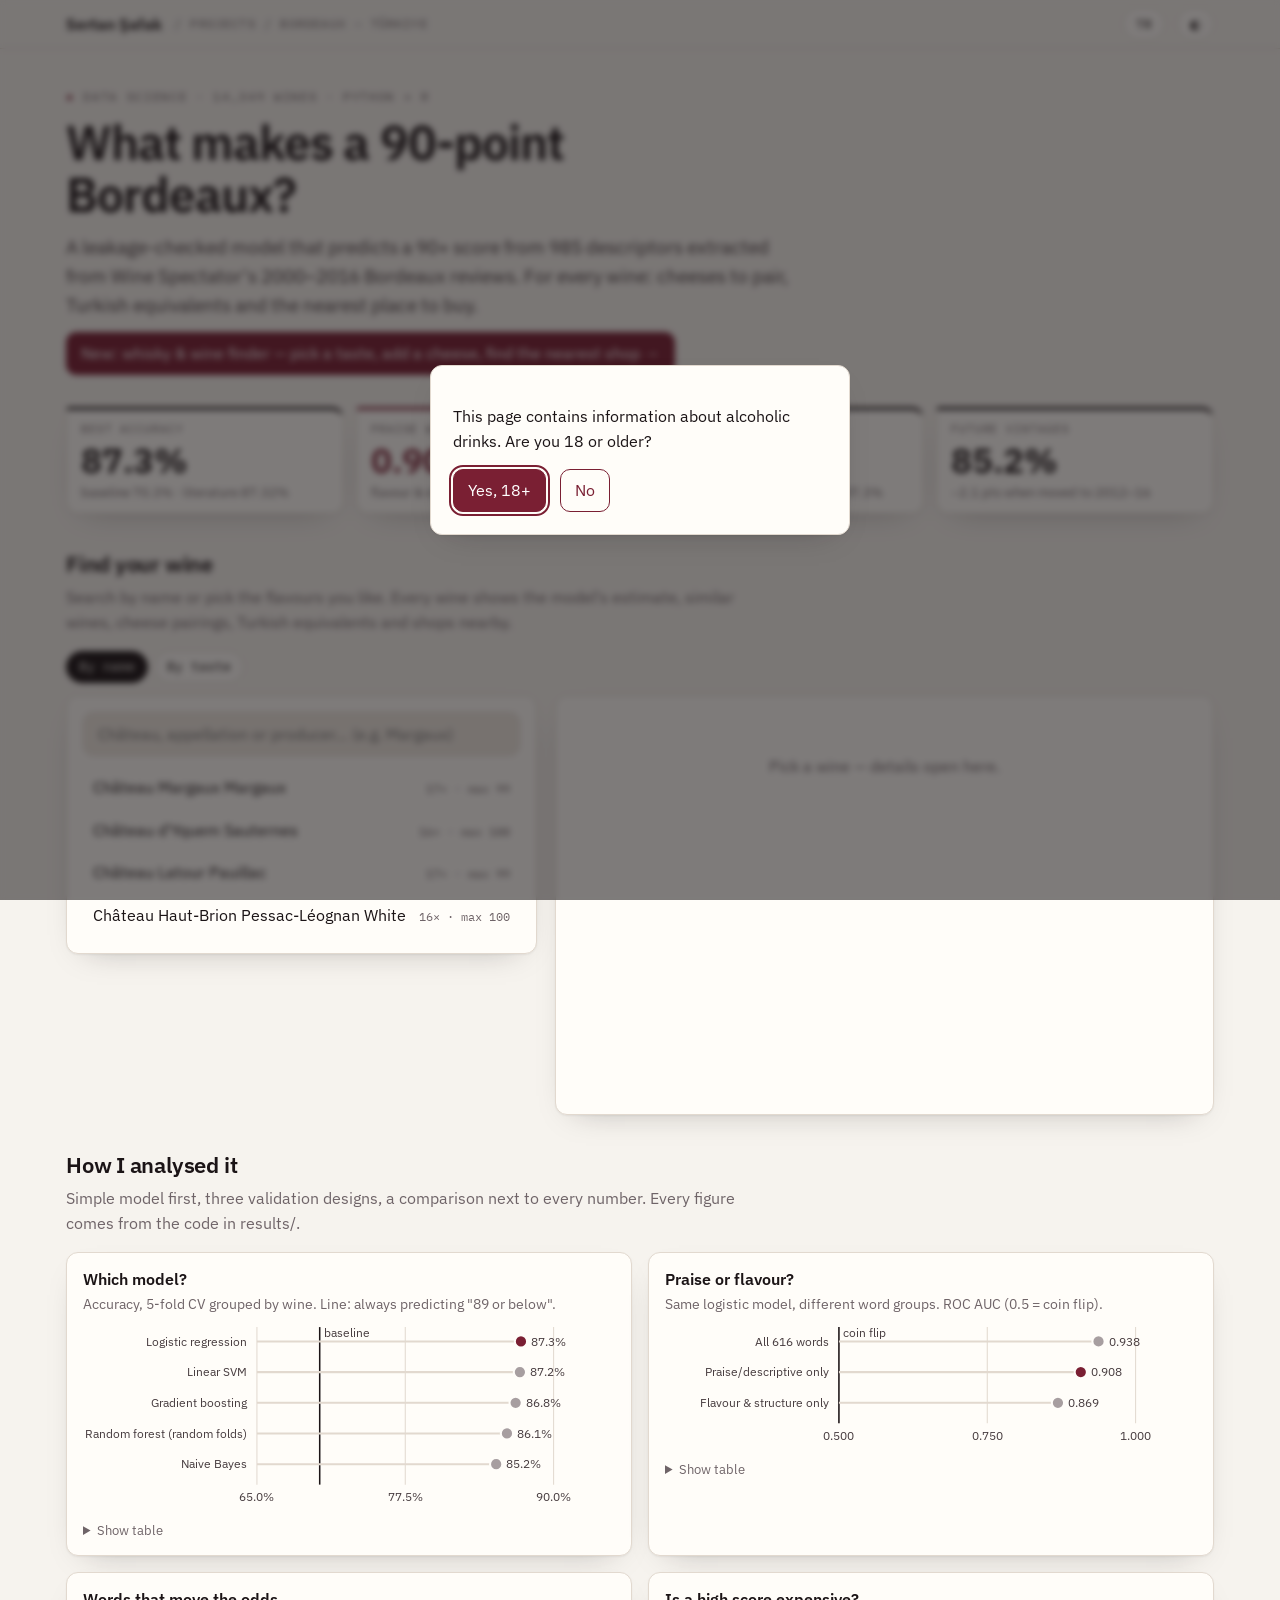
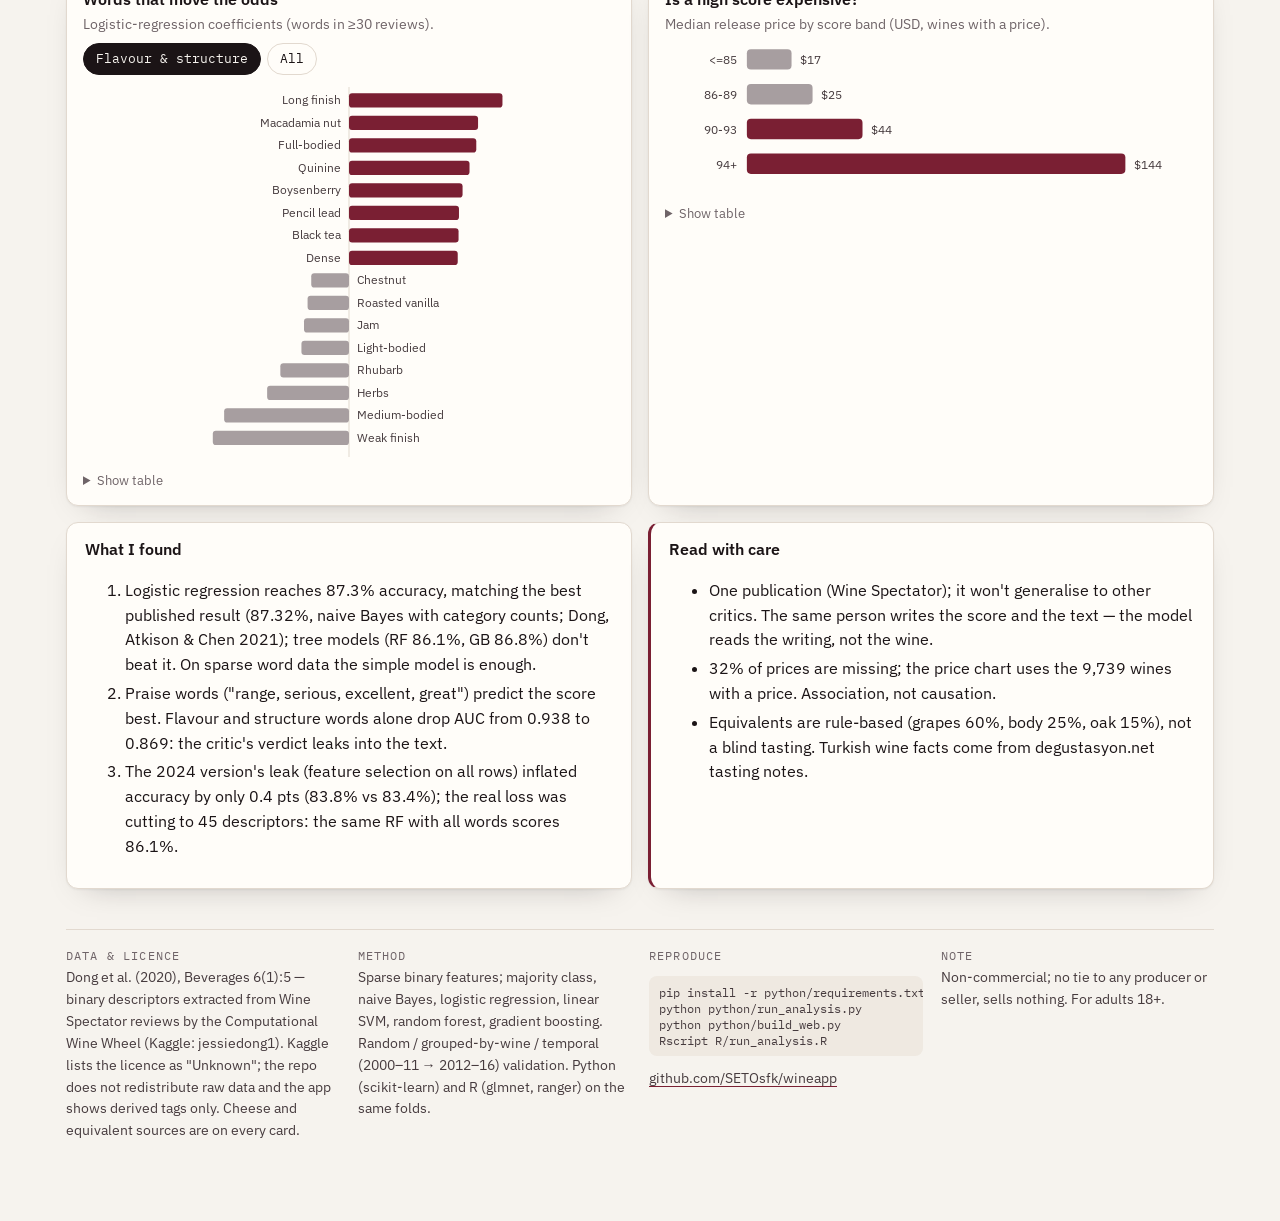
<file: projects/bordeaux-wine/index.html>
<!doctype html>
<html lang="tr">
<head>
<meta charset="utf-8">
<meta name="viewport" content="width=device-width, initial-scale=1">
<title>Bordeaux → Türkiye · Sertan Şafak</title>
<meta name="description" content="14.349 Bordeaux şarabının tadım notlarından 90+ puan tahmini; her şarap için peynir eşleşmesi, Türkiye'deki muadilleri ve en yakın satış noktası.">
<meta name="author" content="Sertan Şafak">
<meta property="og:title" content="Bordeaux → Türkiye: what makes a 90-point wine?">
<meta property="og:description" content="14,349 Bordeaux reviews, a leakage-checked model, cheese pairings and Turkish equivalents.">
<link rel="icon" href="data:image/svg+xml,%3Csvg xmlns='http://www.w3.org/2000/svg' viewBox='0 0 32 32'%3E%3Cpath d='M9 3h14c0 9-3 13-7 13S9 12 9 3zM16 16v10M10 29h12' fill='none' stroke='%237a1f33' stroke-width='2.5' stroke-linecap='round'/%3E%3C/svg%3E">
<script>(function(){try{var m=localStorage.getItem("pd-theme");if(m)document.documentElement.setAttribute("data-theme",m)}catch(e){}})()</script>
<link rel="stylesheet" href="style.css">
</head>
<body>
<header class="top"><div class="in">
  <a class="brand" href="https://setosfk.github.io/">Sertan Şafak</a>
  <span class="crumb">/ <span data-i="crumb"></span></span>
  <span class="sp"></span>
  <button class="pill" id="lang" type="button" aria-label="Language">EN</button>
  <button class="pill" id="theme" type="button" aria-label="Theme">◐</button>
</div></header>

<main class="wrap">
  <section class="hero">
    <div class="kicker"><b>●</b> <span data-i="kicker"></span></div>
    <h1 data-i="title"></h1>
    <p class="lede" data-i="lede"></p>
    <p style="margin:0"><a class="btn" href="https://setosfk.github.io/projects/scotch-whisky/finder/" data-i="finderLink"></a></p>
  </section>
  <section class="kpis" id="kpis" aria-label="Key numbers"></section>

  <section class="block">
    <h2 data-i="appTitle"></h2>
    <p class="sub" data-i="appSub"></p>
    <div class="tabs" role="tablist">
      <button class="pill" role="tab" id="tab-name" aria-pressed="true" data-i="tabName"></button>
      <button class="pill" role="tab" id="tab-taste" aria-pressed="false" data-i="tabTaste"></button>
    </div>
    <div class="explorer">
      <div class="card panel" id="left"></div>
      <div class="card detail" id="detail" aria-live="polite"></div>
    </div>
  </section>

  <section class="block">
    <h2 data-i="anTitle"></h2>
    <p class="sub" data-i="anSub"></p>
    <div class="charts">
      <div class="card chart"><h3 data-i="c1t"></h3><p data-i="c1s"></p><div id="c1"></div></div>
      <div class="card chart"><h3 data-i="c2t"></h3><p data-i="c2s"></p><div id="c2"></div></div>
      <div class="card chart"><h3 data-i="c3t"></h3><p data-i="c3s"></p>
        <div class="tabs"><button class="pill" id="w-s" aria-pressed="true" data-i="wS"></button><button class="pill" id="w-a" aria-pressed="false" data-i="wA"></button></div>
        <div id="c3"></div></div>
      <div class="card chart"><h3 data-i="c4t"></h3><p data-i="c4s"></p><div id="c4"></div></div>
    </div>
    <div class="boxes">
      <div class="card box"><h3 data-i="found"></h3><ol id="found"></ol></div>
      <div class="card box warn"><h3 data-i="care"></h3><ul id="care"></ul></div>
    </div>
  </section>

  <footer>
    <div><b data-i="fData"></b><span data-i="fDataTxt"></span></div>
    <div><b data-i="fMethod"></b><span data-i="fMethodTxt"></span></div>
    <div><b data-i="fRepro"></b><pre>pip install -r python/requirements.txt
python python/run_analysis.py
python python/build_web.py
Rscript R/run_analysis.R</pre><a href="https://github.com/SETOsfk/wineapp">github.com/SETOsfk/wineapp</a></div>
    <div><b data-i="fLegal"></b><span data-i="fLegalTxt"></span></div>
  </footer>
</main>

<dialog id="age"><p data-i="age"></p><form method="dialog" class="row"><button class="btn" value="yes" data-i="ageYes"></button><a class="btn ghost" href="https://setosfk.github.io/" data-i="ageNo"></a></form></dialog>
<div class="tip" id="tip" role="tooltip"></div>
<script src="app.js"></script>
</body>
</html>
</file>
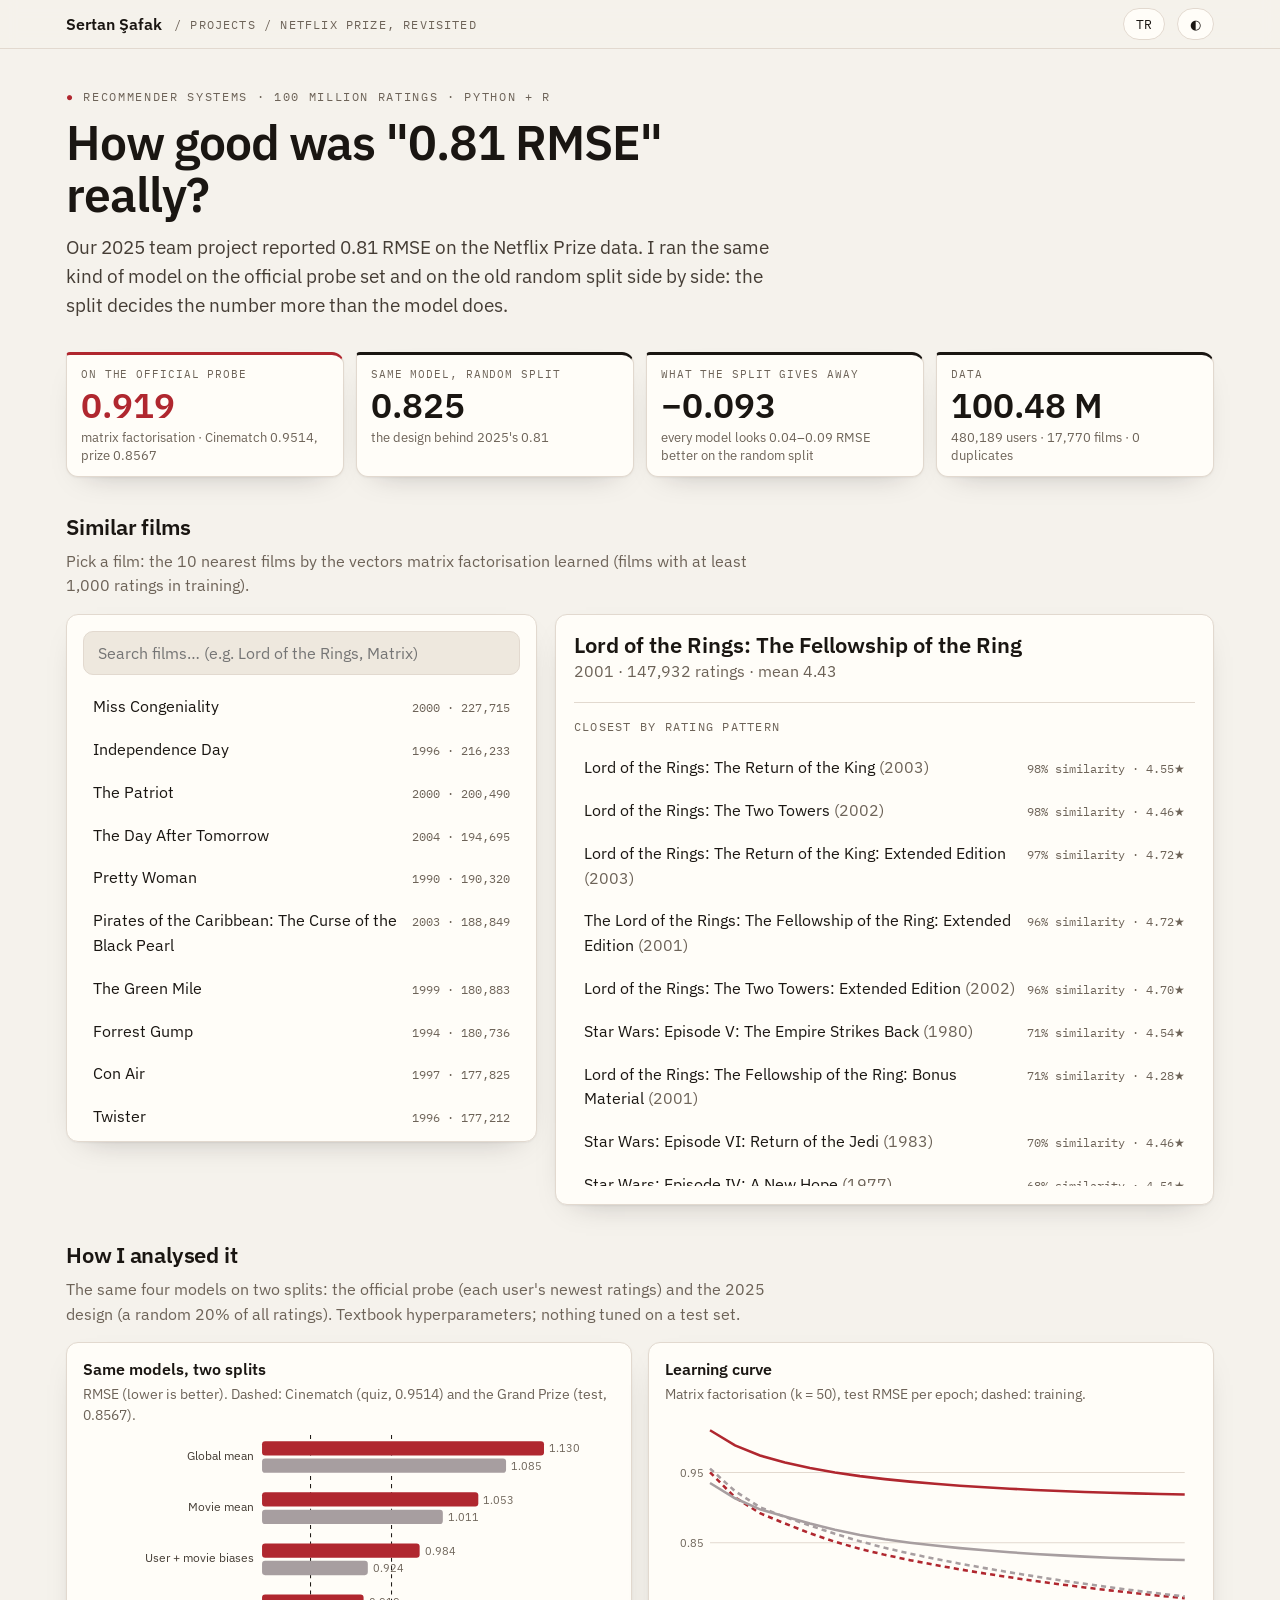
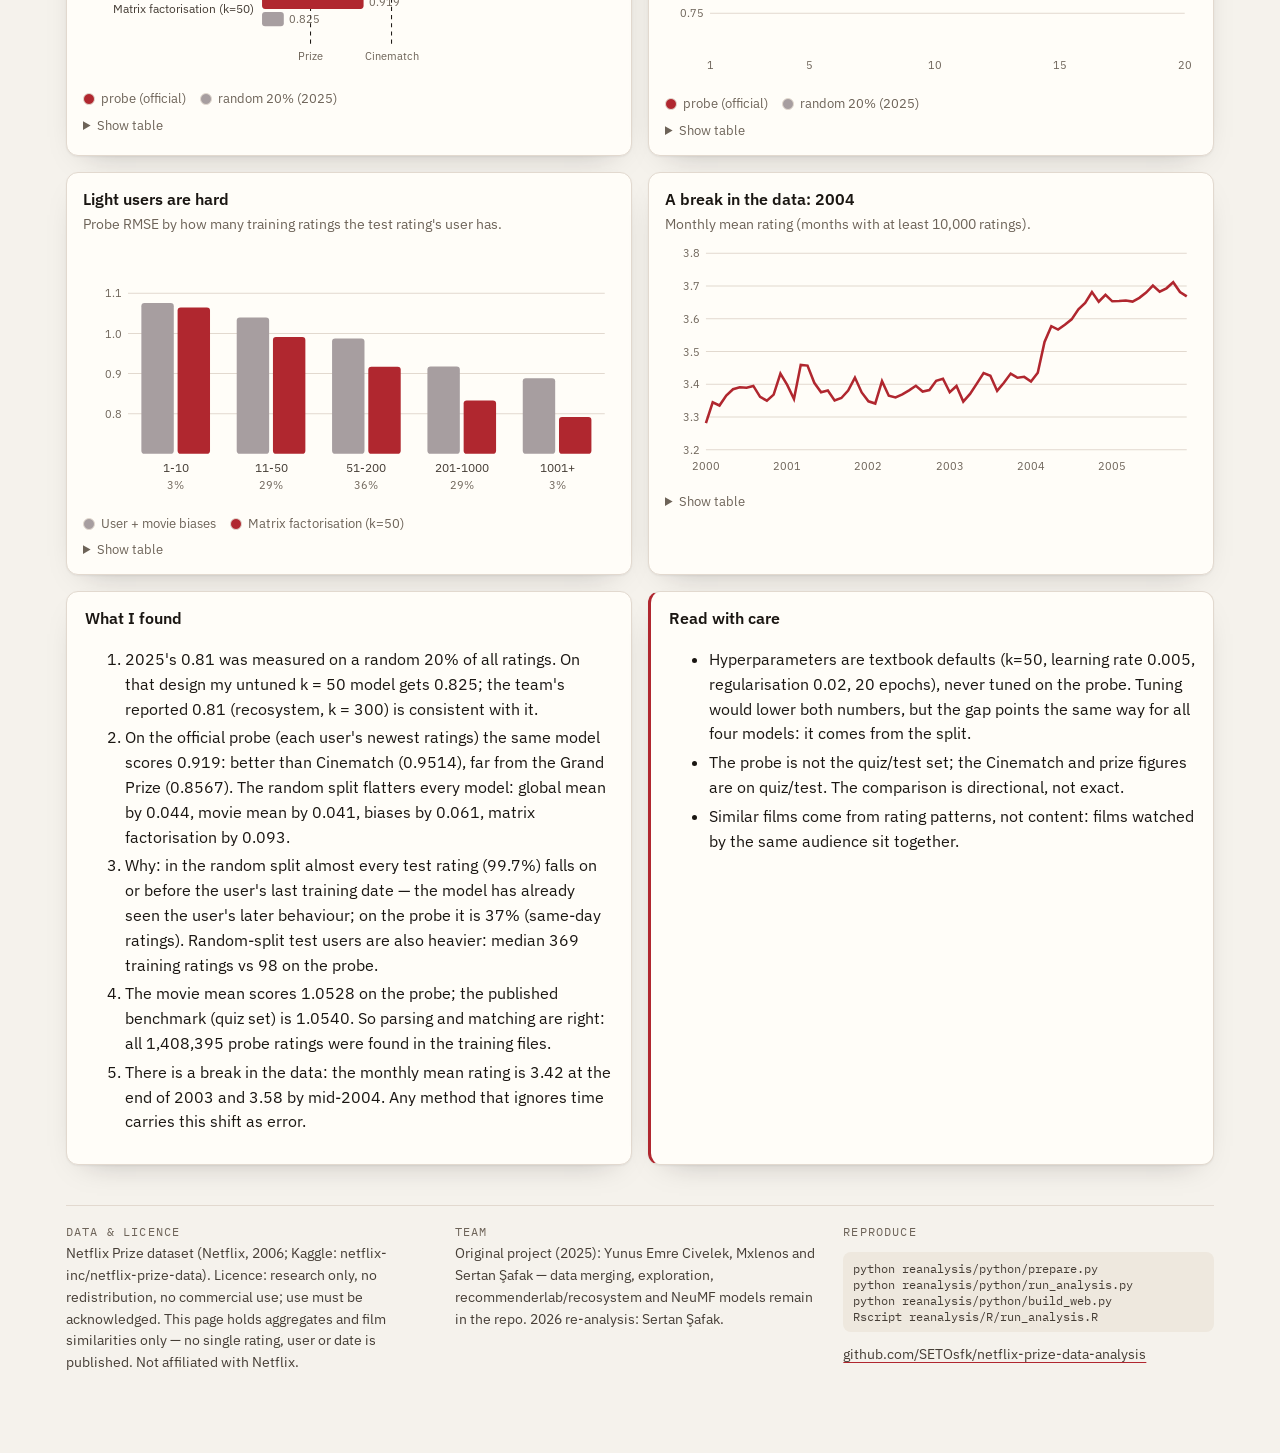
<file: projects/netflix-prize/index.html>
<!doctype html>
<html lang="tr">
<head>
<meta charset="utf-8">
<meta name="viewport" content="width=device-width, initial-scale=1">
<title>Netflix Prize, Yeniden · Sertan Şafak</title>
<meta name="description" content="100 milyon puanlık Netflix Prize verisinde \"0,81 RMSE\" ne anlama geliyordu? Resmî probe kümesinde aynı modeller, film benzerlik gezgini ve dürüst karşılaştırma.">
<meta name="author" content="Sertan Şafak">
<link rel="icon" href="data:image/svg+xml,%3Csvg xmlns='http://www.w3.org/2000/svg' viewBox='0 0 32 32'%3E%3Crect x='5' y='8' width='22' height='16' rx='2' fill='none' stroke='%23b0272f' stroke-width='2.5'/%3E%3Cpath d='M14 12l6 4-6 4z' fill='%23b0272f'/%3E%3C/svg%3E">
<script>(function(){try{var m=localStorage.getItem("pd-theme");if(m)document.documentElement.setAttribute("data-theme",m)}catch(e){}})()</script>
<link rel="stylesheet" href="style.css">
</head>
<body>
<header class="top"><div class="in">
  <a class="brand" href="https://setosfk.github.io/">Sertan Şafak</a>
  <span class="crumb">/ <span data-i="crumb"></span></span>
  <span class="sp"></span>
  <button class="pill" id="lang" type="button" aria-label="Language">EN</button>
  <button class="pill" id="theme" type="button" aria-label="Theme">◐</button>
</div></header>
<main class="wrap">
  <section class="hero">
    <div class="kicker"><b>●</b> <span data-i="kicker"></span></div>
    <h1 data-i="title"></h1>
    <p class="lede" data-i="lede"></p>
  </section>
  <section class="kpis" id="kpis" aria-label="Key numbers"></section>

  <section class="block">
    <h2 data-i="appTitle"></h2>
    <p class="sub" data-i="appSub"></p>
    <div class="explorer">
      <div class="card panel" id="left"></div>
      <div class="card detail" id="detail" aria-live="polite"></div>
    </div>
  </section>

  <section class="block">
    <h2 data-i="anTitle"></h2>
    <p class="sub" data-i="anSub"></p>
    <div class="charts">
      <div class="card chart"><h3 data-i="c1t"></h3><p data-i="c1s"></p><div id="c1"></div></div>
      <div class="card chart"><h3 data-i="c2t"></h3><p data-i="c2s"></p><div id="c2"></div></div>
      <div class="card chart"><h3 data-i="c3t"></h3><p data-i="c3s"></p><div id="c3"></div></div>
      <div class="card chart"><h3 data-i="c4t"></h3><p data-i="c4s"></p><div id="c4"></div></div>
    </div>
    <div class="boxes">
      <div class="card box"><h3 data-i="found"></h3><ol id="found"></ol></div>
      <div class="card box warn"><h3 data-i="care"></h3><ul id="care"></ul></div>
    </div>
  </section>

  <footer>
    <div><b data-i="fData"></b><span data-i="fDataTxt"></span></div>
    <div><b data-i="fTeam"></b><span data-i="fTeamTxt"></span></div>
    <div><b data-i="fRepro"></b><pre>python reanalysis/python/prepare.py
python reanalysis/python/run_analysis.py
python reanalysis/python/build_web.py
Rscript reanalysis/R/run_analysis.R</pre><a href="https://github.com/SETOsfk/netflix-prize-data-analysis">github.com/SETOsfk/netflix-prize-data-analysis</a></div>
  </footer>
</main>
<div class="tip" id="tip" role="tooltip"></div>
<script src="app.js"></script>
</body>
</html>
</file>
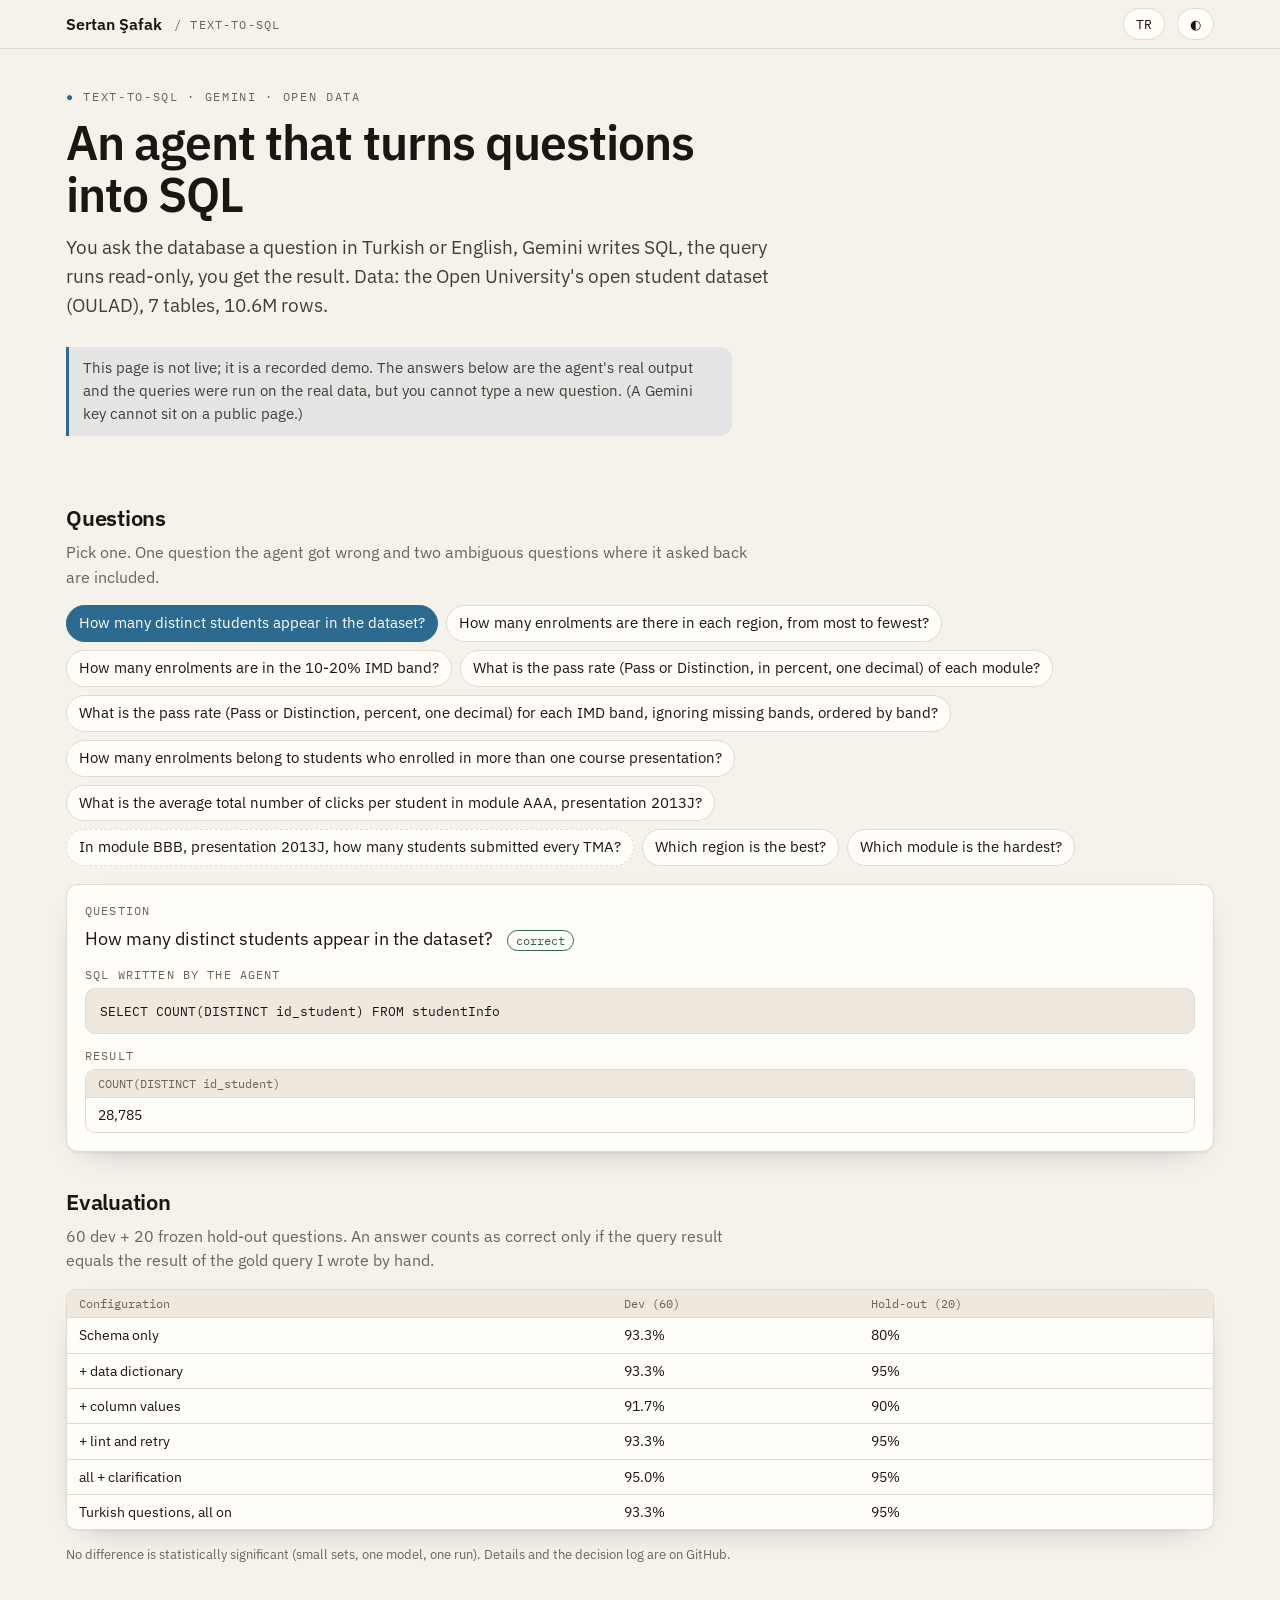
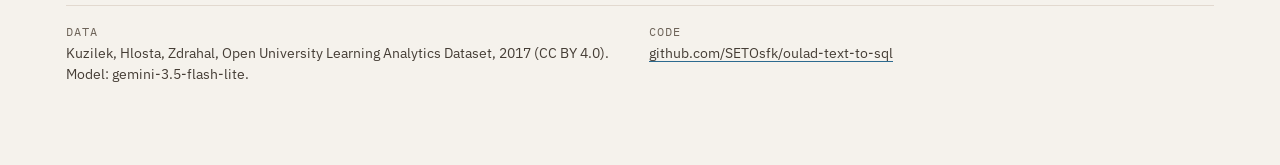
<file: projects/oulad-text-to-sql/index.html>
<!doctype html>
<html lang="tr">
<head>
<meta charset="utf-8">
<meta name="viewport" content="width=device-width, initial-scale=1">
<title>OULAD Text-to-SQL · Sertan Şafak</title>
<meta name="description" content="Soruyu SQL'e çeviren Gemini ajanı: kayıtlı demo ve ölçüm sonuçları.">
<meta name="author" content="Sertan Şafak">
<link rel="icon" href="data:image/svg+xml,%3Csvg xmlns='http://www.w3.org/2000/svg' viewBox='0 0 32 32'%3E%3Cpath d='M6 9h20M6 16h20M6 23h12' fill='none' stroke='%232d6a8f' stroke-width='2.5' stroke-linecap='round'/%3E%3C/svg%3E">
<script>(function(){try{var m=localStorage.getItem("pd-theme");if(m)document.documentElement.setAttribute("data-theme",m)}catch(e){}})()</script>
<link rel="stylesheet" href="style.css">
</head>
<body>
<header class="top"><div class="in">
  <a class="brand" href="https://setosfk.github.io/">Sertan Şafak</a>
  <span class="crumb">/ text-to-sql</span>
  <span class="sp"></span>
  <button class="pill" id="lang" type="button" aria-label="Language">EN</button>
  <button class="pill" id="theme" type="button" aria-label="Theme">◐</button>
</div></header>
<main class="wrap">
  <section class="hero">
    <div class="kicker"><b>●</b> <span data-i="kicker"></span></div>
    <h1 data-i="title"></h1>
    <p class="lede" data-i="lede"></p>
    <p class="notice" data-i="notice"></p>
  </section>
  <section class="block">
    <h2 data-i="h2"></h2>
    <p class="sub" data-i="sub"></p>
    <div class="qs" id="qs"></div>
    <div class="card demo" id="out" aria-live="polite"></div>
  </section>
  <section class="block">
    <h2 data-i="h3"></h2>
    <p class="sub" data-i="sub3"></p>
    <div class="card tbl sumtbl"><table id="sum"></table></div>
    <p class="note" data-i="note3"></p>
  </section>
  <footer>
    <div><b data-i="fData"></b><span data-i="fDataTxt"></span></div>
    <div><b data-i="fCode"></b><a href="https://github.com/SETOsfk/oulad-text-to-sql">github.com/SETOsfk/oulad-text-to-sql</a></div>
  </footer>
</main>
<script src="app.js"></script>
</body>
</html>
</file>
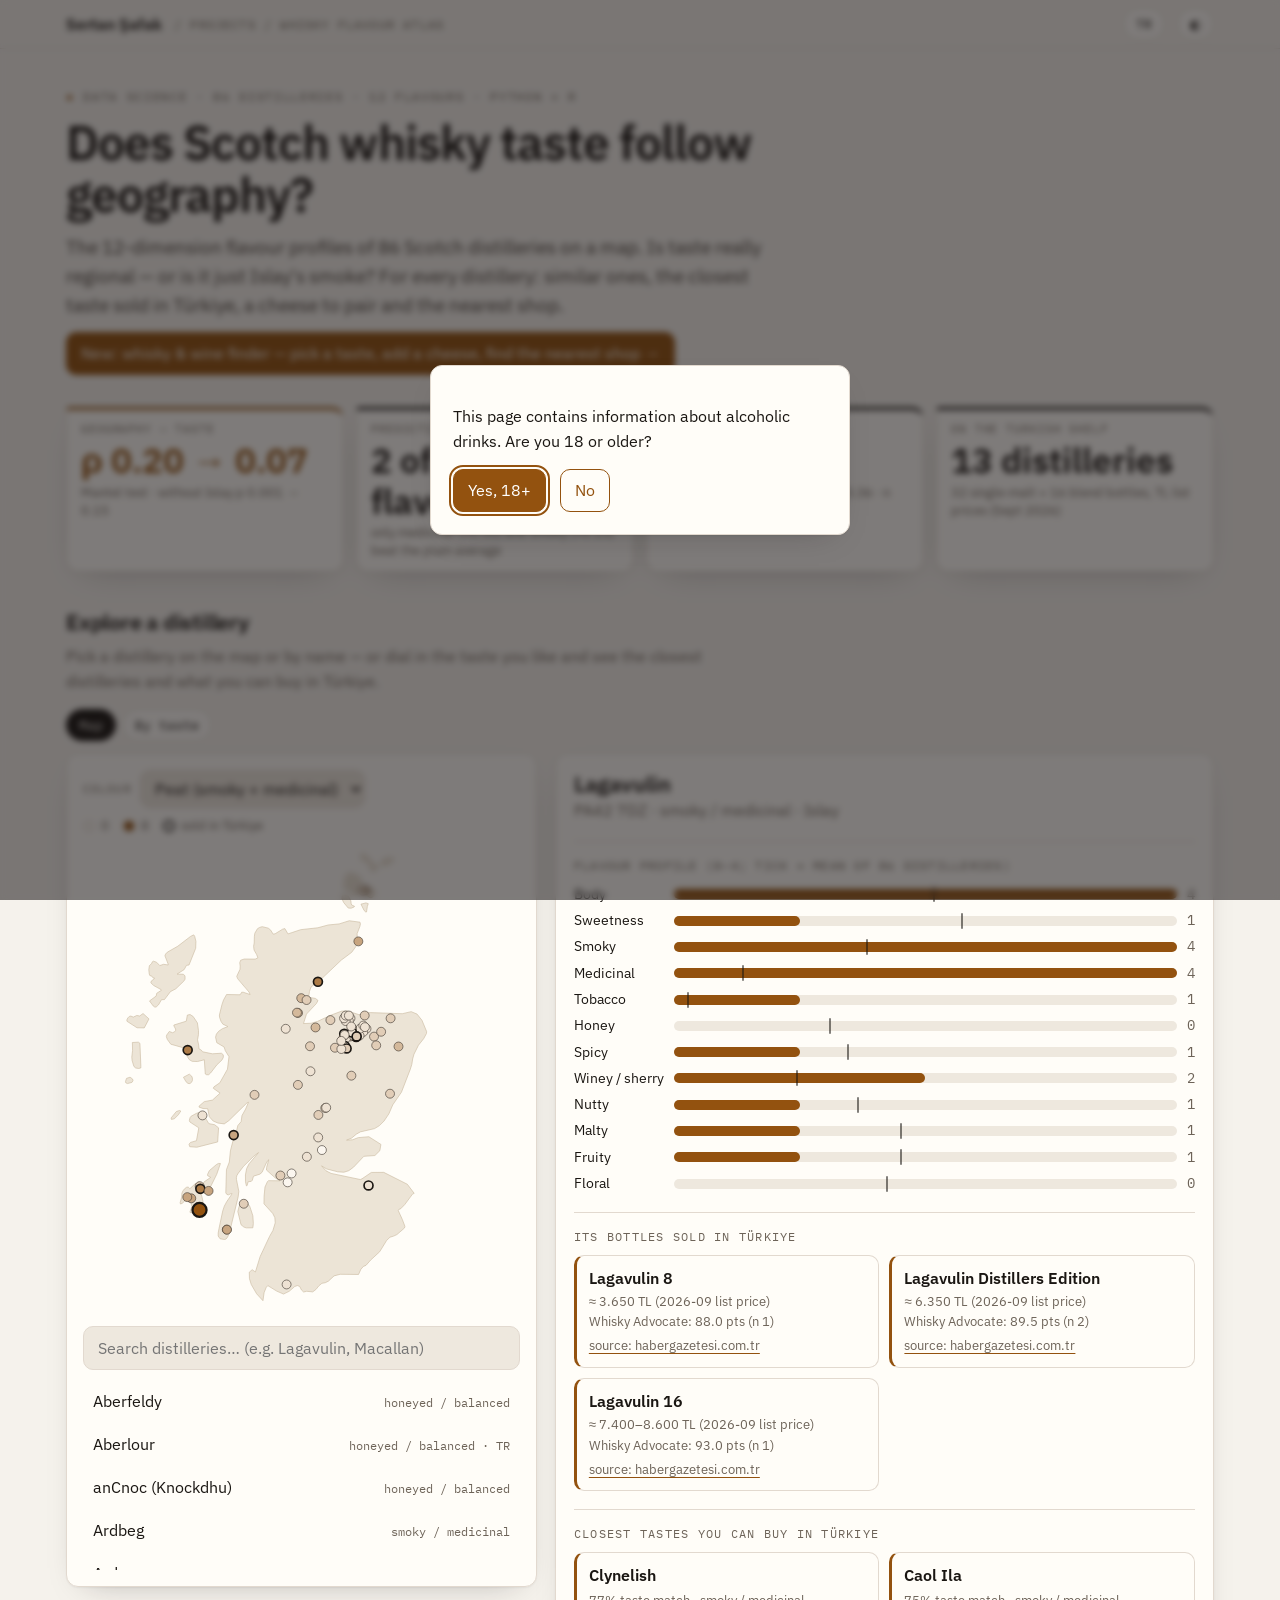
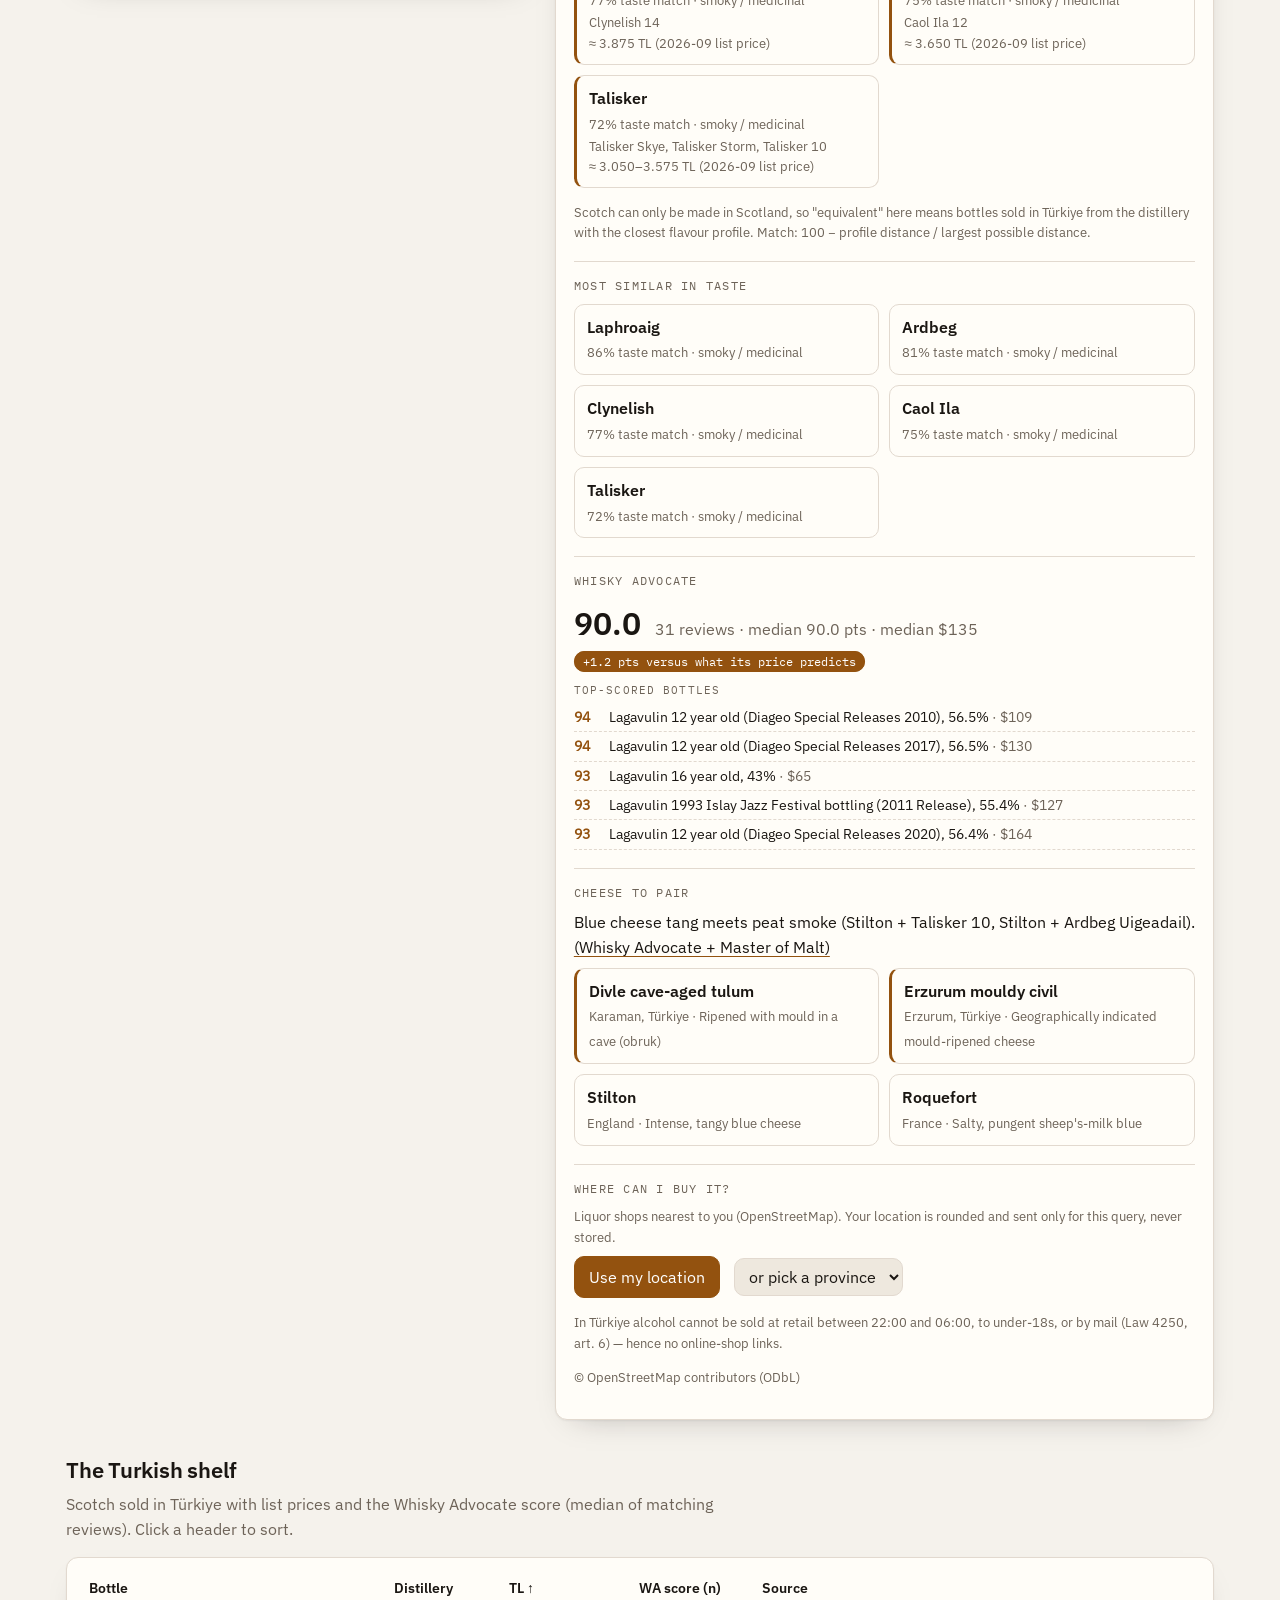
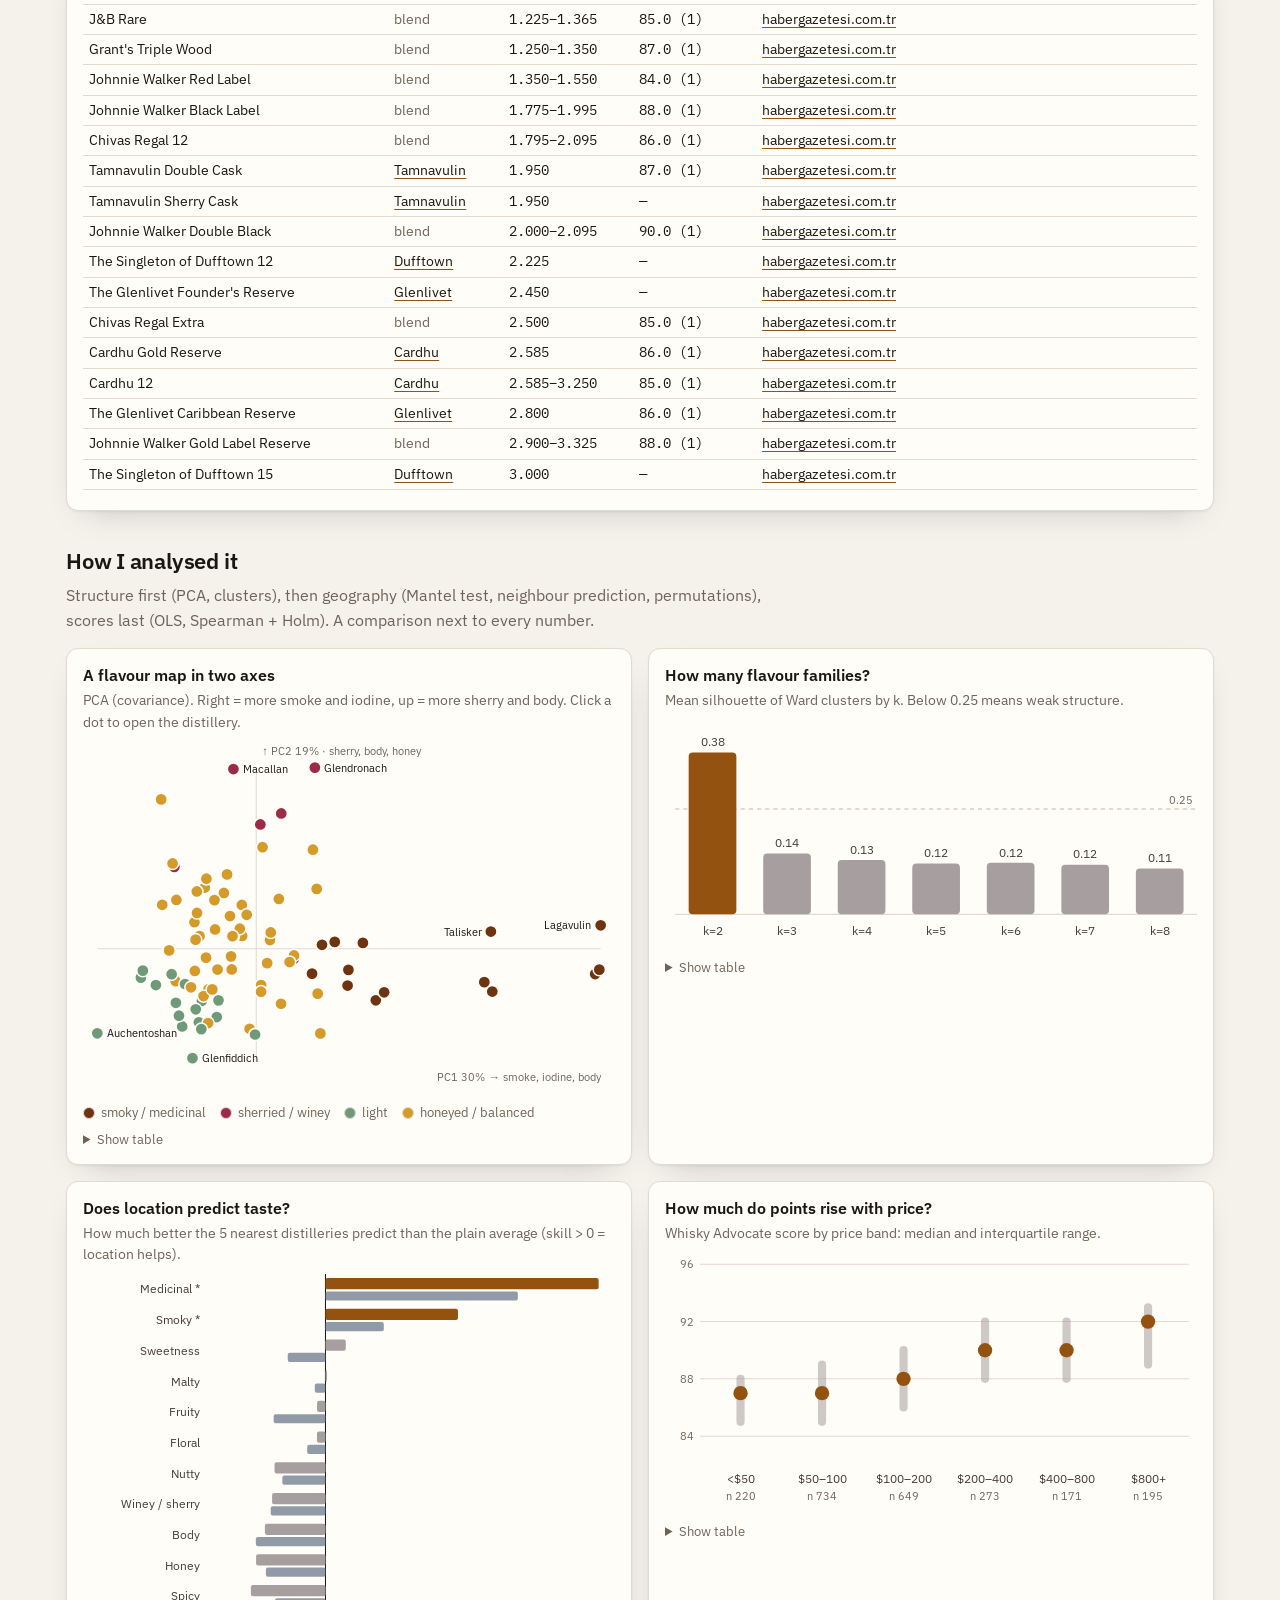
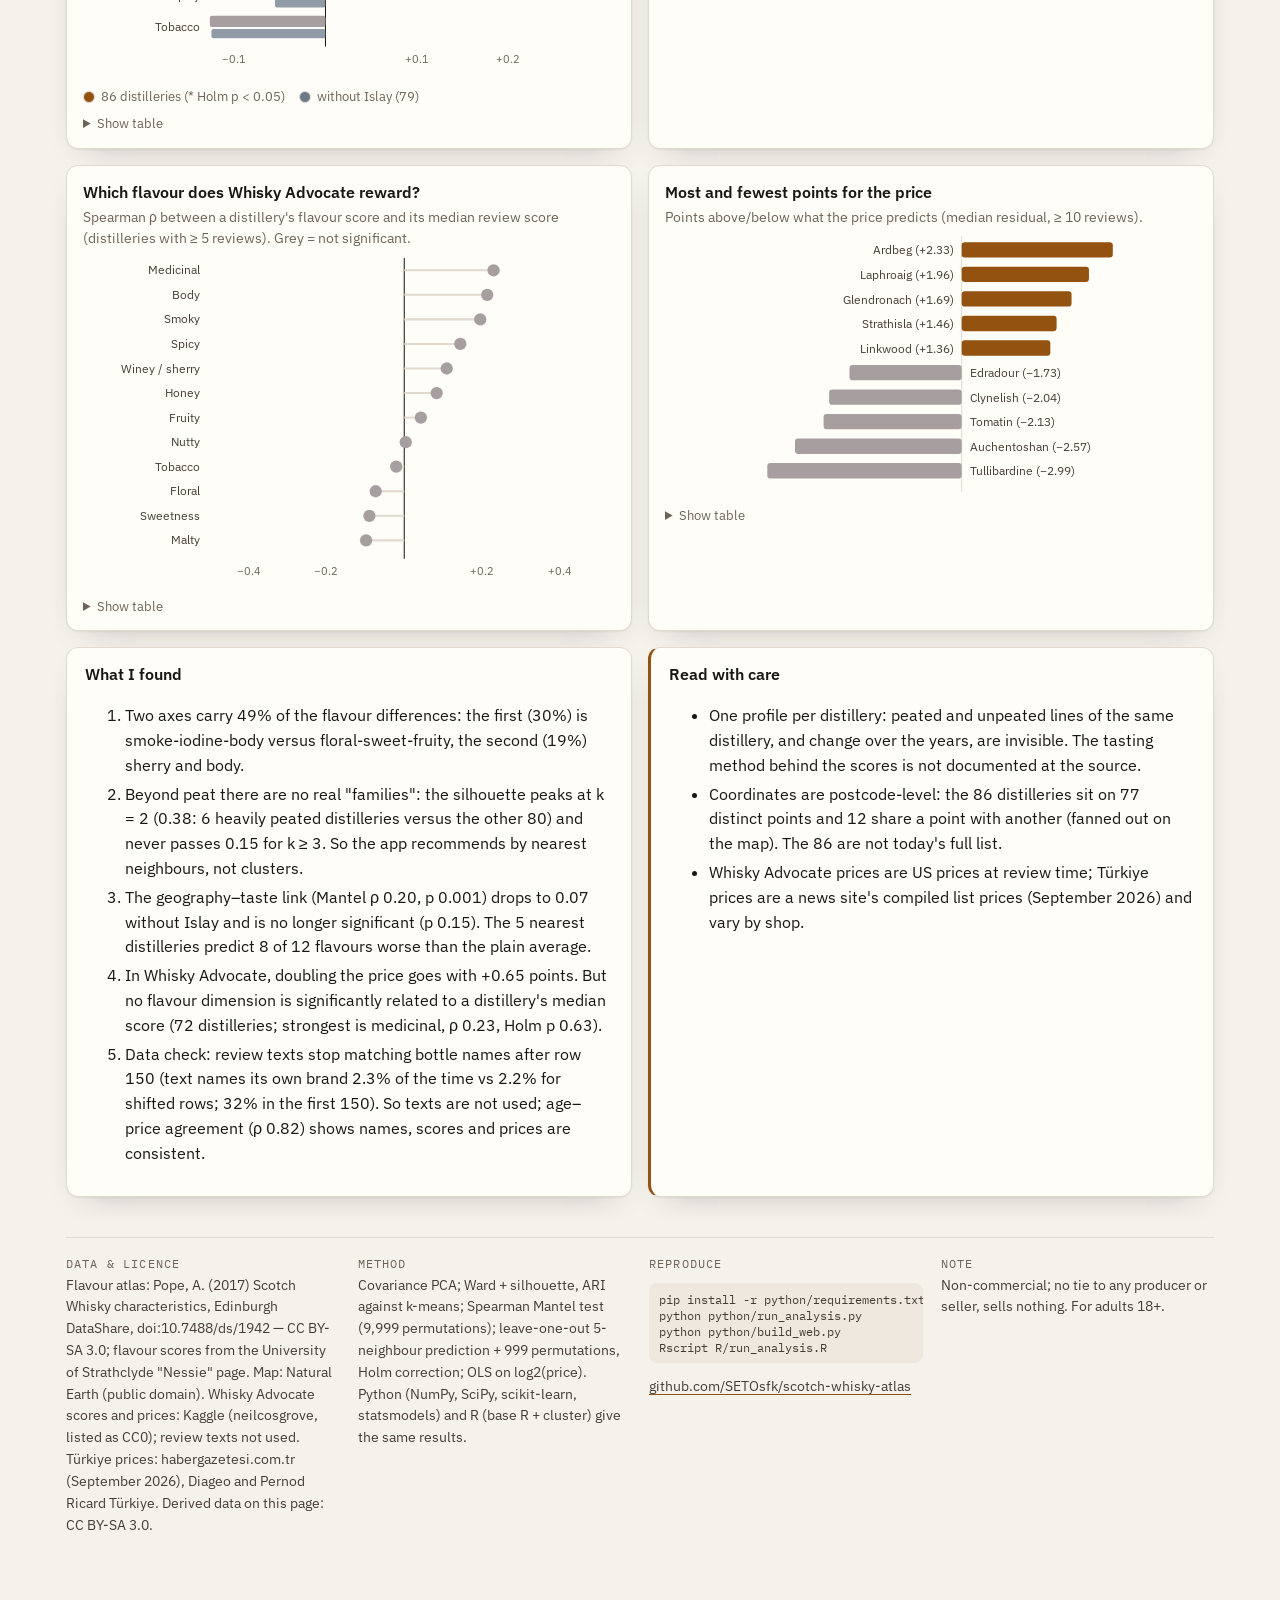
<file: projects/scotch-whisky/index.html>
<!doctype html>
<html lang="tr">
<head>
<meta charset="utf-8">
<meta name="viewport" content="width=device-width, initial-scale=1">
<title>İskoç Viskisi Tat Atlası · Sertan Şafak</title>
<meta name="description" content="86 İskoç damıtımevinin 12 boyutlu tat atlası: tat coğrafyayı izliyor mu, Whisky Advocate hangi tadı ödüllendiriyor? Her damıtımevi için benzerleri, Türkiye'de satılan en yakın tat, peynir eşleşmesi ve en yakın satış noktası.">
<meta name="author" content="Sertan Şafak">
<meta property="og:title" content="Scotch Whisky Flavour Atlas">
<meta property="og:description" content="86 distilleries, 12 flavours: does taste follow geography? Closest taste sold in Türkiye, cheese pairings and shops nearby.">
<link rel="icon" href="data:image/svg+xml,%3Csvg xmlns='http://www.w3.org/2000/svg' viewBox='0 0 32 32'%3E%3Cpath d='M8 6h16l-2 21H10z M9 15h14' fill='none' stroke='%2393520f' stroke-width='2.5' stroke-linejoin='round'/%3E%3C/svg%3E">
<script>(function(){try{var m=localStorage.getItem("pd-theme");if(m)document.documentElement.setAttribute("data-theme",m)}catch(e){}})()</script>
<link rel="stylesheet" href="style.css">
</head>
<body>
<header class="top"><div class="in">
  <a class="brand" href="https://setosfk.github.io/">Sertan Şafak</a>
  <span class="crumb">/ <span data-i="crumb"></span></span>
  <span class="sp"></span>
  <button class="pill" id="lang" type="button" aria-label="Language">EN</button>
  <button class="pill" id="theme" type="button" aria-label="Theme">◐</button>
</div></header>

<main class="wrap">
  <section class="hero">
    <div class="kicker"><b>●</b> <span data-i="kicker"></span></div>
    <h1 data-i="title"></h1>
    <p class="lede" data-i="lede"></p>
    <p style="margin:0"><a class="btn" href="finder/" data-i="finderLink"></a></p>
  </section>
  <section class="kpis" id="kpis" aria-label="Key numbers"></section>

  <section class="block">
    <h2 data-i="appTitle"></h2>
    <p class="sub" data-i="appSub"></p>
    <div class="tabs" role="tablist">
      <button class="pill" role="tab" id="tab-map" aria-pressed="true" data-i="tabMap"></button>
      <button class="pill" role="tab" id="tab-taste" aria-pressed="false" data-i="tabTaste"></button>
    </div>
    <div class="explorer">
      <div class="card panel" id="left"></div>
      <div class="card detail" id="detail" aria-live="polite"></div>
    </div>
  </section>

  <section class="block">
    <h2 data-i="shelfTitle"></h2>
    <p class="sub" data-i="shelfSub"></p>
    <div class="card panel" id="shelf"></div>
  </section>

  <section class="block">
    <h2 data-i="anTitle"></h2>
    <p class="sub" data-i="anSub"></p>
    <div class="charts">
      <div class="card chart"><h3 data-i="c1t"></h3><p data-i="c1s"></p><div id="c1"></div></div>
      <div class="card chart"><h3 data-i="c2t"></h3><p data-i="c2s"></p><div id="c2"></div></div>
      <div class="card chart"><h3 data-i="c3t"></h3><p data-i="c3s"></p><div id="c3"></div></div>
      <div class="card chart"><h3 data-i="c4t"></h3><p data-i="c4s"></p><div id="c4"></div></div>
      <div class="card chart"><h3 data-i="c5t"></h3><p data-i="c5s"></p><div id="c5"></div></div>
      <div class="card chart"><h3 data-i="c6t"></h3><p data-i="c6s"></p><div id="c6"></div></div>
    </div>
    <div class="boxes">
      <div class="card box"><h3 data-i="found"></h3><ol id="found"></ol></div>
      <div class="card box warn"><h3 data-i="care"></h3><ul id="care"></ul></div>
    </div>
  </section>

  <footer>
    <div><b data-i="fData"></b><span data-i="fDataTxt"></span></div>
    <div><b data-i="fMethod"></b><span data-i="fMethodTxt"></span></div>
    <div><b data-i="fRepro"></b><pre>pip install -r python/requirements.txt
python python/run_analysis.py
python python/build_web.py
Rscript R/run_analysis.R</pre><a href="https://github.com/SETOsfk/scotch-whisky-atlas">github.com/SETOsfk/scotch-whisky-atlas</a></div>
    <div><b data-i="fLegal"></b><span data-i="fLegalTxt"></span></div>
  </footer>
</main>

<dialog id="age"><p data-i="age"></p><form method="dialog" class="row"><button class="btn" value="yes" data-i="ageYes"></button><a class="btn ghost" href="https://setosfk.github.io/" data-i="ageNo"></a></form></dialog>
<div class="tip" id="tip" role="tooltip"></div>
<script src="app.js"></script>
</body>
</html>
</file>
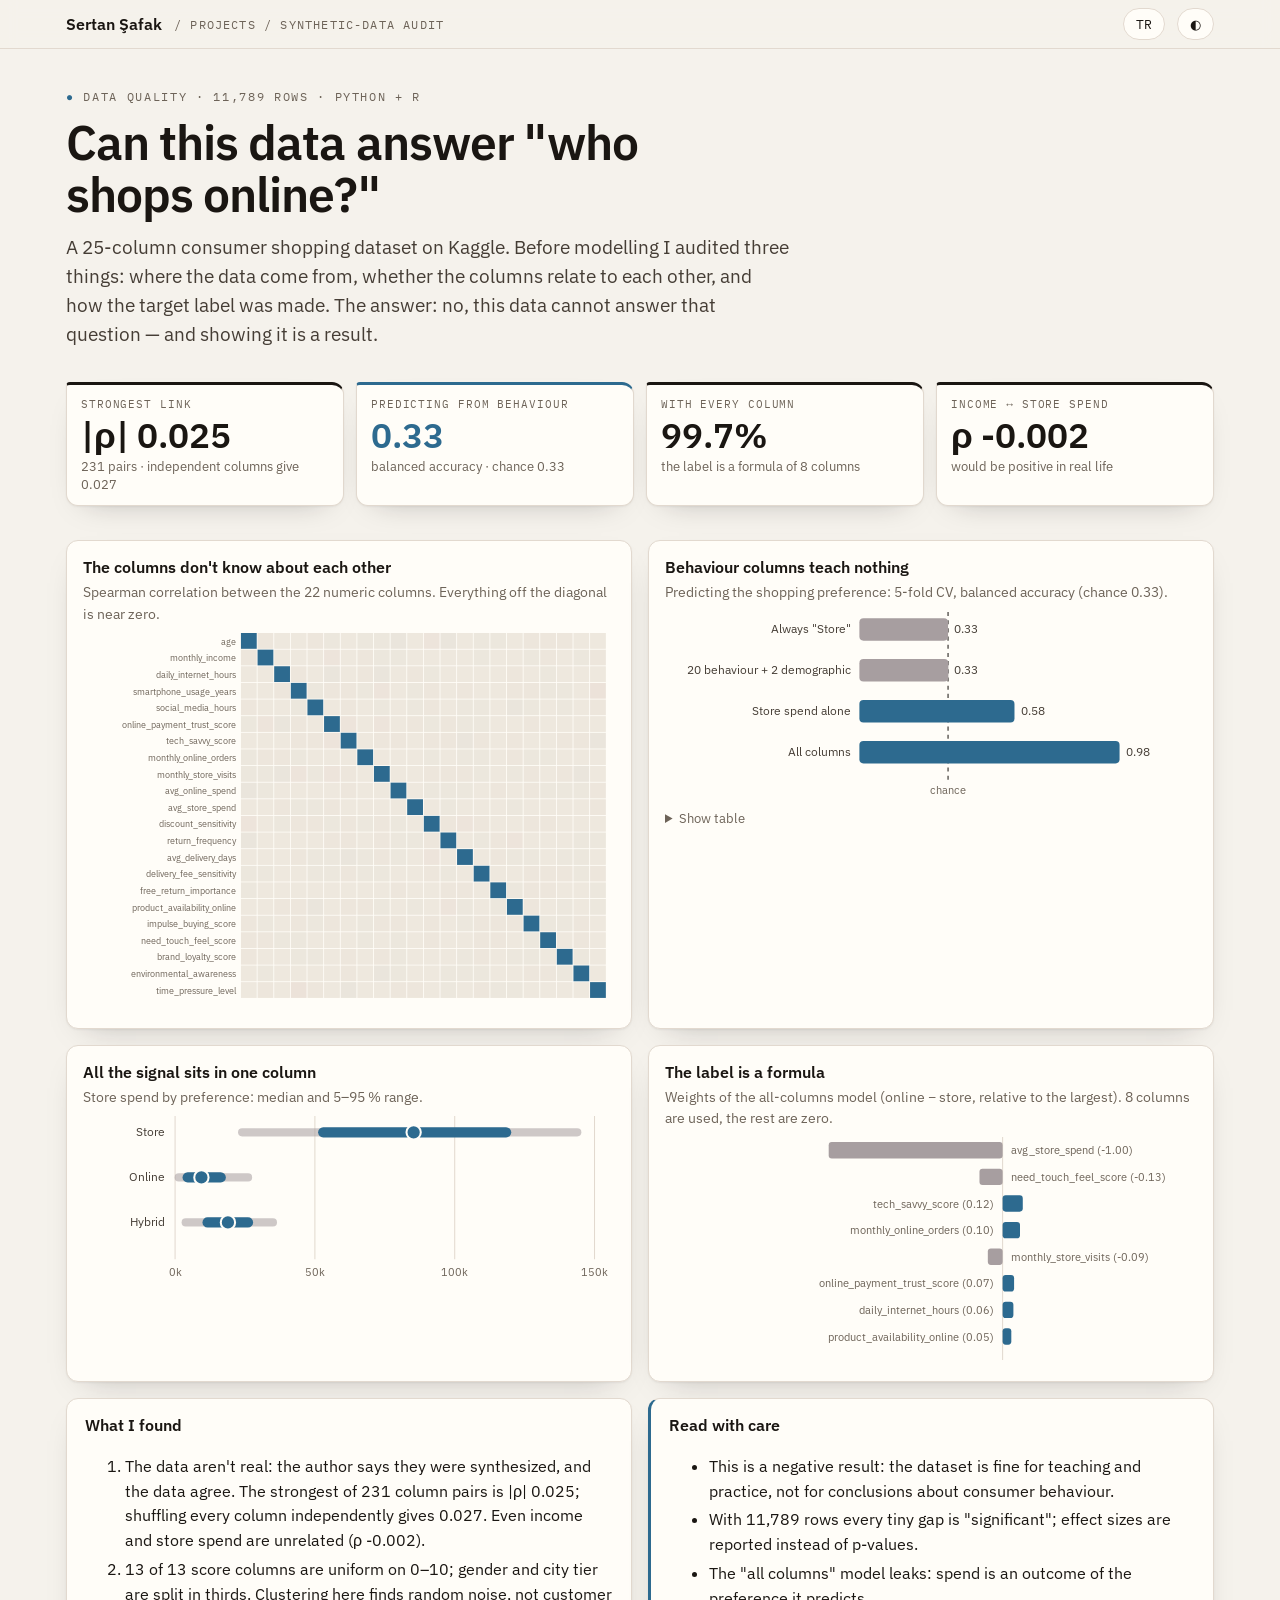
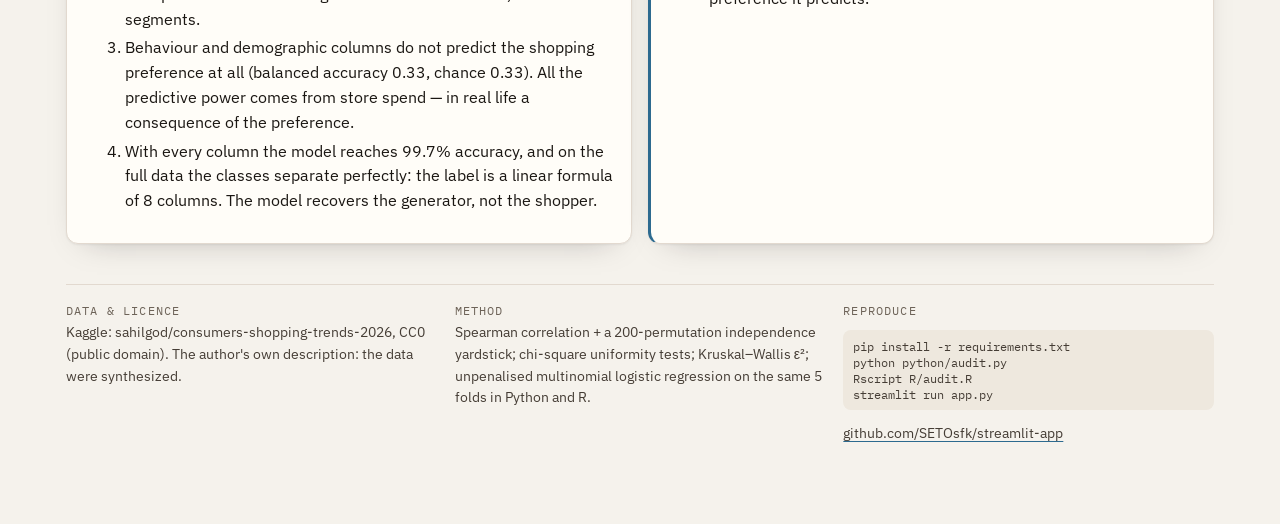
<file: projects/shopping-audit/index.html>
<!doctype html>
<html lang="tr">
<head>
<meta charset="utf-8">
<meta name="viewport" content="width=device-width, initial-scale=1">
<title>Sentetik Veri Denetimi · Sertan Şafak</title>
<meta name="description" content="11.789 satırlık bir alışveriş veri seti gerçekten tüketici davranışı mı anlatıyor? Kaynak, bağımsızlık ve etiket denetimi.">
<meta name="author" content="Sertan Şafak">
<link rel="icon" href="data:image/svg+xml,%3Csvg xmlns='http://www.w3.org/2000/svg' viewBox='0 0 32 32'%3E%3Cpath d='M5 7h3l3 14h13l3-10H10' fill='none' stroke='%232d6a8f' stroke-width='2.5' stroke-linejoin='round'/%3E%3C/svg%3E">
<script>(function(){try{var m=localStorage.getItem("pd-theme");if(m)document.documentElement.setAttribute("data-theme",m)}catch(e){}})()</script>
<link rel="stylesheet" href="style.css">
</head>
<body>
<header class="top"><div class="in">
  <a class="brand" href="https://setosfk.github.io/">Sertan Şafak</a>
  <span class="crumb">/ <span data-i="crumb"></span></span>
  <span class="sp"></span>
  <button class="pill" id="lang" type="button" aria-label="Language">EN</button>
  <button class="pill" id="theme" type="button" aria-label="Theme">◐</button>
</div></header>
<main class="wrap">
  <section class="hero">
    <div class="kicker"><b>●</b> <span data-i="kicker"></span></div>
    <h1 data-i="title"></h1>
    <p class="lede" data-i="lede"></p>
  </section>
  <section class="kpis" id="kpis" aria-label="Key numbers"></section>
  <section class="block">
    <div class="charts">
      <div class="card chart"><h3 data-i="c1t"></h3><p data-i="c1s"></p><div id="c1"></div></div>
      <div class="card chart"><h3 data-i="c2t"></h3><p data-i="c2s"></p><div id="c2"></div></div>
      <div class="card chart"><h3 data-i="c3t"></h3><p data-i="c3s"></p><div id="c3"></div></div>
      <div class="card chart"><h3 data-i="c4t"></h3><p data-i="c4s"></p><div id="c4"></div></div>
    </div>
    <div class="boxes">
      <div class="card box"><h3 data-i="found"></h3><ol id="found"></ol></div>
      <div class="card box warn"><h3 data-i="care"></h3><ul id="care"></ul></div>
    </div>
  </section>
  <footer>
    <div><b data-i="fData"></b><span data-i="fDataTxt"></span></div>
    <div><b data-i="fMethod"></b><span data-i="fMethodTxt"></span></div>
    <div><b data-i="fRepro"></b><pre>pip install -r requirements.txt
python python/audit.py
Rscript R/audit.R
streamlit run app.py</pre><a href="https://github.com/SETOsfk/streamlit-app">github.com/SETOsfk/streamlit-app</a></div>
  </footer>
</main>
<div class="tip" id="tip" role="tooltip"></div>
<script src="app.js"></script>
</body>
</html>
</file>
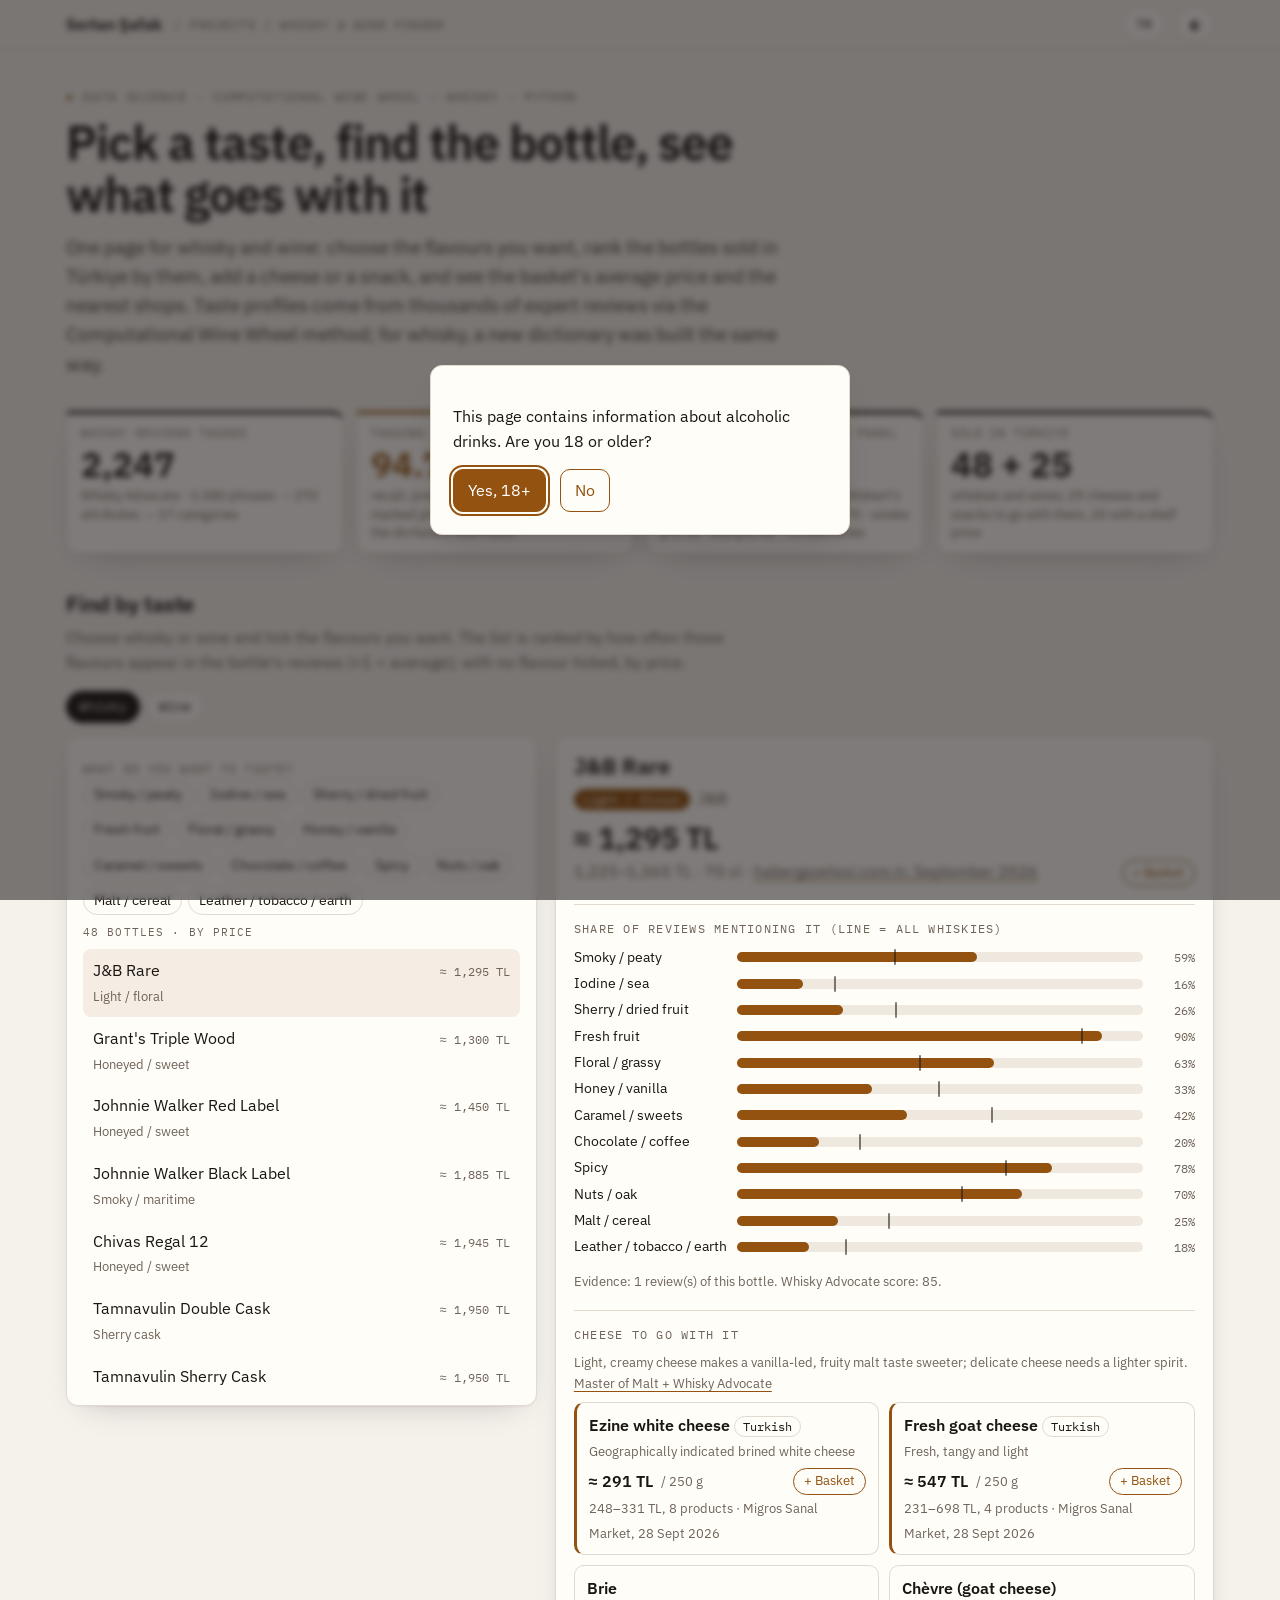
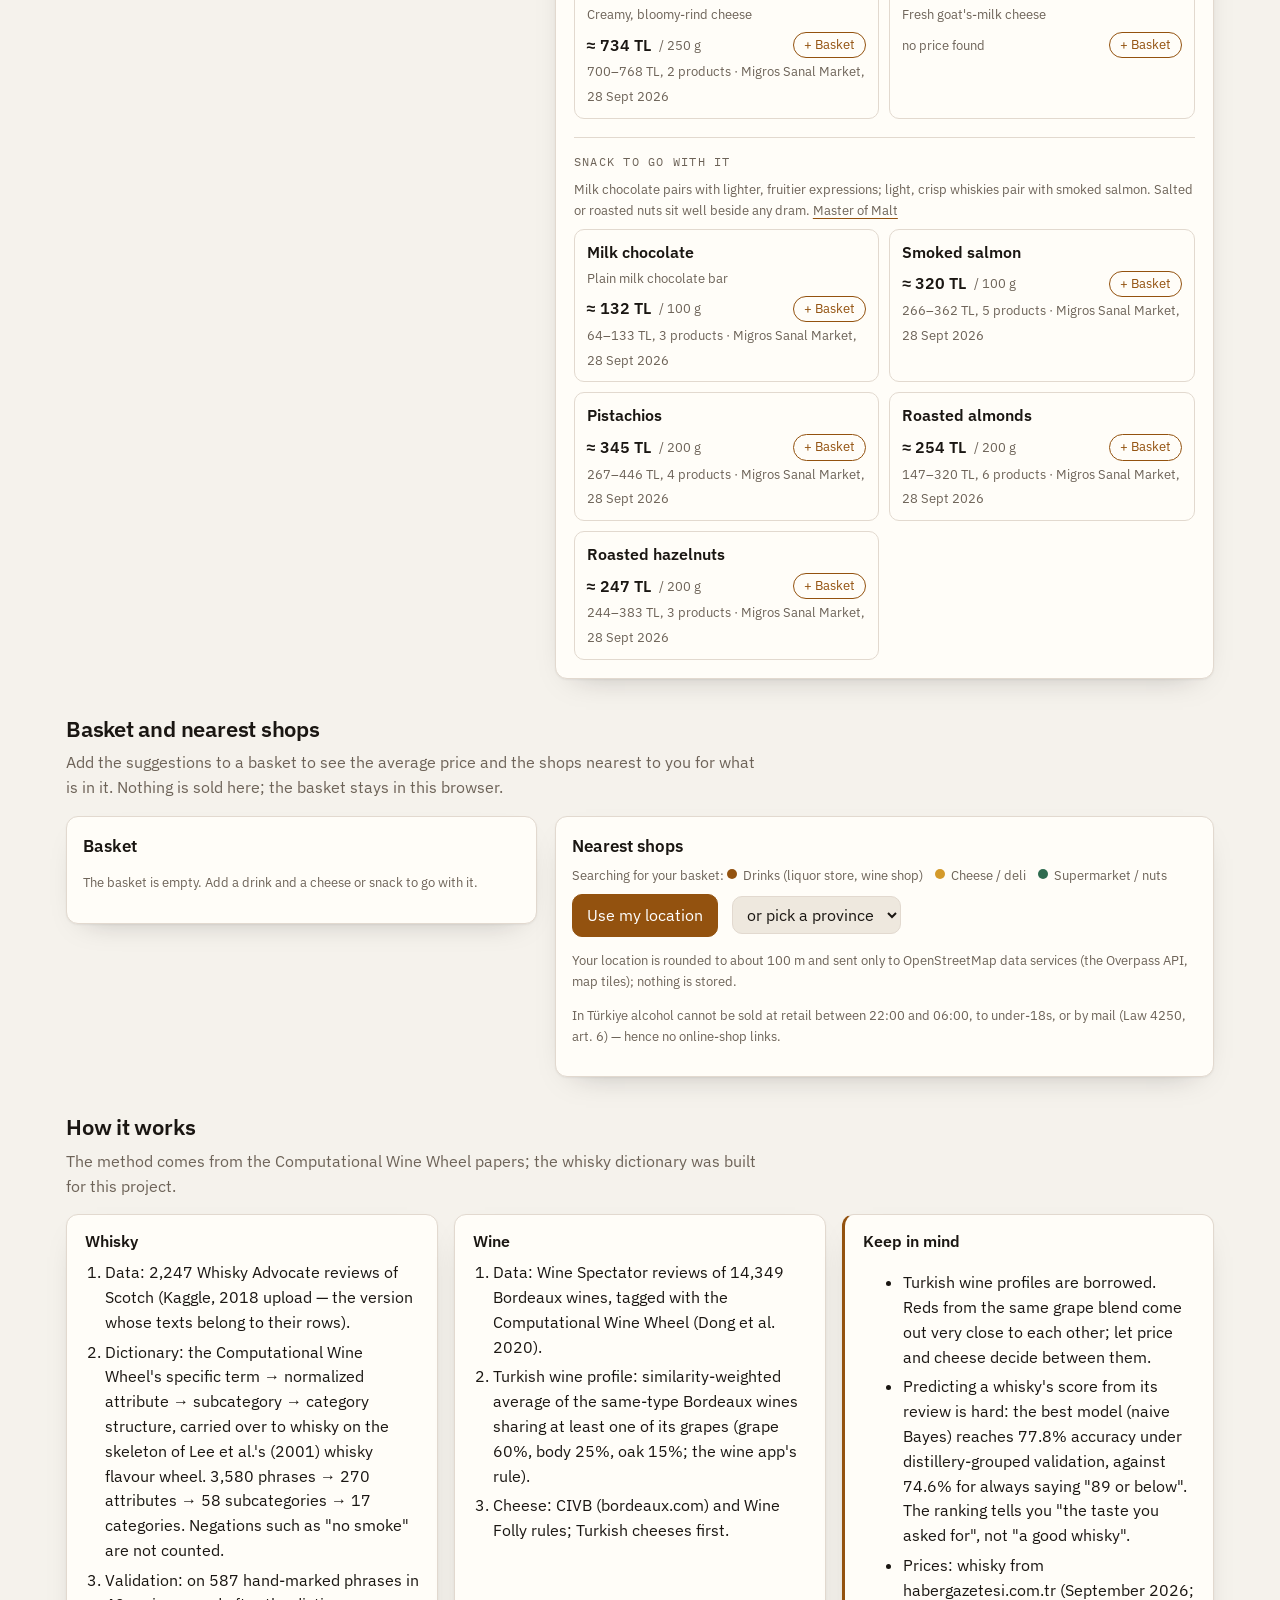
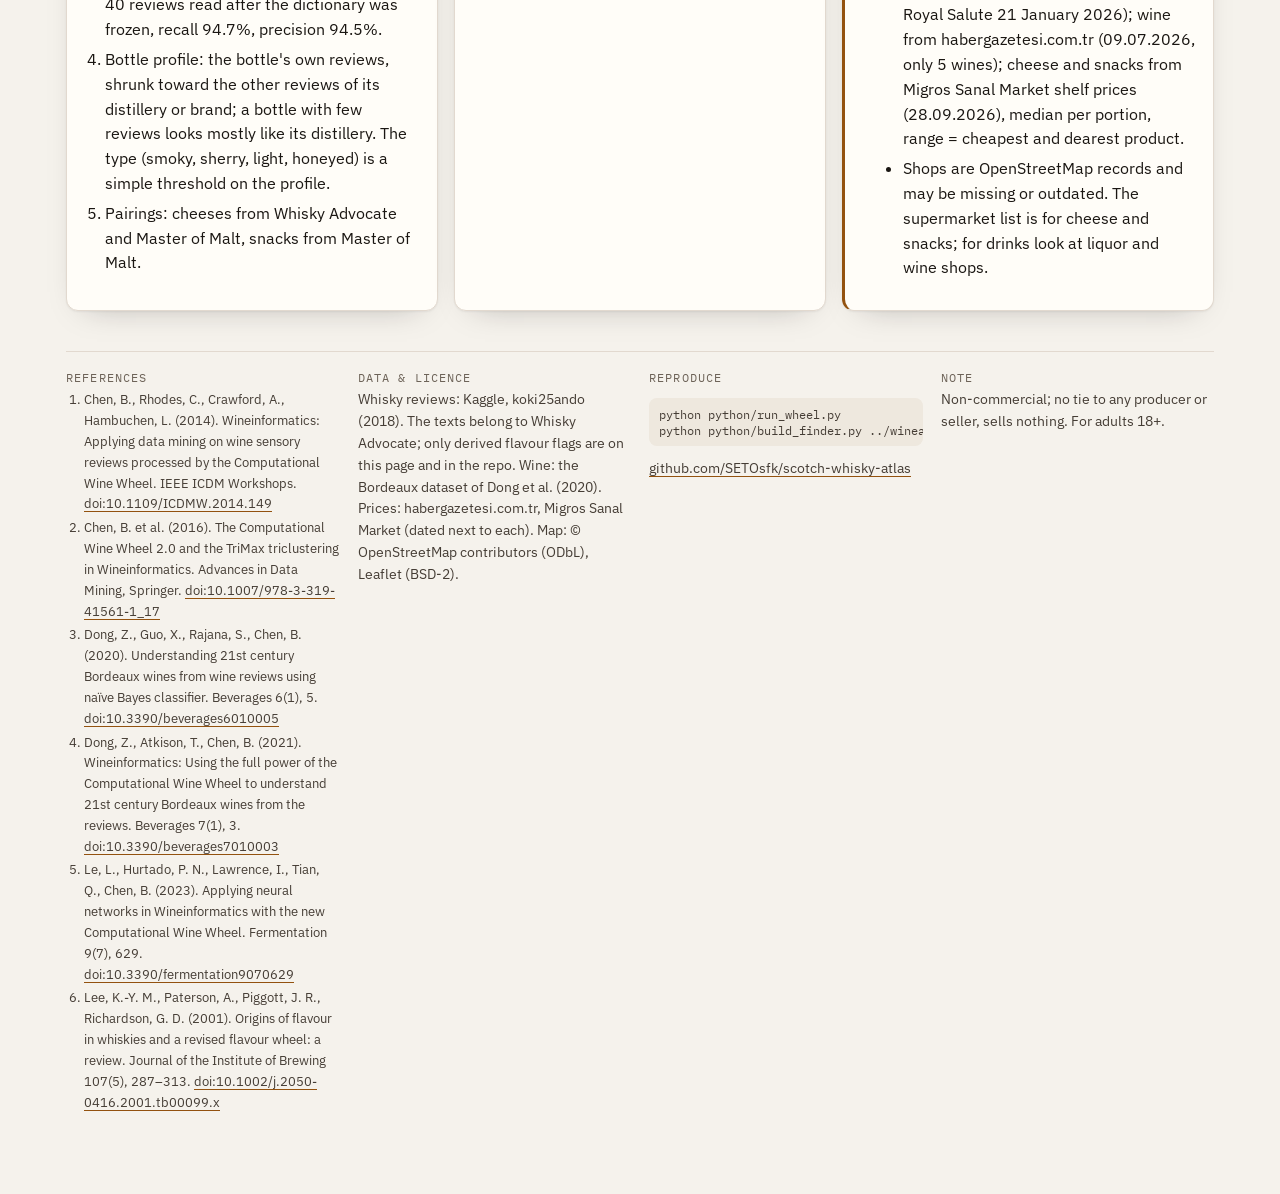
<file: projects/scotch-whisky/finder/index.html>
<!doctype html>
<html lang="tr">
<head>
<meta charset="utf-8">
<meta name="viewport" content="width=device-width, initial-scale=1">
<title>Viski ve Şarap Bulucu · Sertan Şafak</title>
<meta name="description" content="Tadını seç, Türkiye'de satılan viski ve şarabı bul; yanına peynir ve atıştırmalık, ortalama fiyat ve en yakın mağazalar. Tat profilleri Computational Wine Wheel ve ona göre kurulan Computational Whisky Wheel'den.">
<meta name="author" content="Sertan Şafak">
<meta property="og:title" content="Whisky & Wine Finder">
<meta property="og:description" content="Pick a taste, find the bottle sold in Türkiye, add a cheese or snack, see the average price and the nearest shops.">
<link rel="icon" href="data:image/svg+xml,%3Csvg xmlns='http://www.w3.org/2000/svg' viewBox='0 0 32 32'%3E%3Cpath d='M8 6h16l-2 21H10z M9 15h14' fill='none' stroke='%2393520f' stroke-width='2.5' stroke-linejoin='round'/%3E%3C/svg%3E">
<script>(function(){try{var m=localStorage.getItem("pd-theme");if(m)document.documentElement.setAttribute("data-theme",m)}catch(e){}})()</script>
<link rel="stylesheet" href="../style.css">
<link rel="stylesheet" href="leaflet/leaflet.css">
<style>
  .lay2 { display: grid; grid-template-columns: minmax(0, 5fr) minmax(0, 7fr); gap: 18px; align-items: start; }
  @media (max-width: 960px) { .lay2 { grid-template-columns: 1fr; } }
  .panel h3 { margin: 0 0 6px; font-size: 1.05rem; }
  .results .meta b { color: var(--accent); font-weight: 600; }
  .mini .row { gap: 8px; align-items: center; margin-top: 6px; }
  .mini .p { font-weight: 600; }
  .add { border: 1px solid var(--accent); background: none; color: var(--accent); border-radius: 999px; padding: 2px 10px; cursor: pointer; font-size: .82rem; margin-left: auto; }
  .add:hover { background: var(--accent); color: #fff; }
  .add[data-n]:not([data-n="0"])::after { content: " · " attr(data-n); }
  .price { display: flex; flex-wrap: wrap; gap: 6px 14px; align-items: baseline; margin: 12px 0 4px; }
  .price .big { font-size: 1.9rem; }
  .qty { display: inline-flex; align-items: center; gap: 4px; }
  .qty button { width: 26px; height: 26px; border-radius: 50%; border: 1px solid var(--line); background: var(--surface); cursor: pointer; line-height: 1; }
  .qty button:hover { border-color: var(--ink); }
  .tot { display: flex; justify-content: space-between; align-items: baseline; gap: 10px; margin-top: 12px; flex-wrap: wrap; }
  .tot .big { font-size: 1.8rem; }
  #map { height: 340px; border-radius: 10px; border: 1px solid var(--line); margin: 12px 0 4px; isolation: isolate; }
  #map[hidden] { display: none; }
  .grp { display: inline-block; width: 10px; height: 10px; border-radius: 50%; margin-right: 6px; vertical-align: 1px; }
  .shops li .nm { flex: 1; min-width: 0; }
  .leaflet-container { font: 13px var(--f); }
  .leaflet-popup-content a { color: var(--accent); }
  .prof b { font-weight: 600; }
  .lift { font: .78rem var(--m); color: var(--muted); min-width: 3.4em; text-align: right; }
  .howcols { display: grid; grid-template-columns: repeat(auto-fit, minmax(300px, 1fr)); gap: 16px; }
  .howcols ol { margin: 6px 0 0; padding-left: 20px; }
  .howcols li { margin: 5px 0; }
  .refs { font-size: .84rem; color: var(--ink-2); margin: 0; padding-left: 18px; }
  .refs li { margin: 3px 0; }
</style>
</head>
<body>
<header class="top"><div class="in">
  <a class="brand" href="https://setosfk.github.io/">Sertan Şafak</a>
  <span class="crumb">/ <span data-i="crumb"></span></span>
  <span class="sp"></span>
  <button class="pill" id="lang" type="button" aria-label="Language">EN</button>
  <button class="pill" id="theme" type="button" aria-label="Theme">◐</button>
</div></header>

<main class="wrap">
  <section class="hero">
    <div class="kicker"><b>●</b> <span data-i="kicker"></span></div>
    <h1 data-i="title"></h1>
    <p class="lede" data-i="lede"></p>
  </section>
  <section class="kpis" id="kpis" aria-label="Key numbers"></section>

  <section class="block">
    <h2 data-i="findTitle"></h2>
    <p class="sub" data-i="findSub"></p>
    <div class="tabs" role="tablist">
      <button class="pill" type="button" id="tab-whisky" aria-pressed="true" data-i="whisky"></button>
      <button class="pill" type="button" id="tab-wine" aria-pressed="false" data-i="wine"></button>
    </div>
    <div class="explorer">
      <div class="card panel" id="left"></div>
      <div class="card detail" id="detail" aria-live="polite"></div>
    </div>
  </section>

  <section class="block" id="basket-sec">
    <h2 data-i="basketTitle"></h2>
    <p class="sub" data-i="basketSub"></p>
    <div class="lay2">
      <div class="card panel" id="basket"></div>
      <div class="card panel" id="shops"></div>
    </div>
  </section>

  <section class="block">
    <h2 data-i="howTitle"></h2>
    <p class="sub" data-i="howSub"></p>
    <div class="howcols">
      <div class="card box"><h3 data-i="whisky"></h3><ol id="howW"></ol></div>
      <div class="card box"><h3 data-i="wine"></h3><ol id="howV"></ol></div>
      <div class="card box warn"><h3 data-i="care"></h3><ul id="care"></ul></div>
    </div>
  </section>

  <footer>
    <div><b data-i="fRefs"></b><ol class="refs" id="refs"></ol></div>
    <div><b data-i="fData"></b><span data-i="fDataTxt"></span></div>
    <div><b data-i="fRepro"></b><pre>python python/run_wheel.py
python python/build_finder.py ../wineapp</pre><a href="https://github.com/SETOsfk/scotch-whisky-atlas">github.com/SETOsfk/scotch-whisky-atlas</a></div>
    <div><b data-i="fLegal"></b><span data-i="fLegalTxt"></span></div>
  </footer>
</main>

<dialog id="age"><p data-i="age18"></p><form method="dialog" class="row"><button class="btn" value="yes" data-i="ageYes"></button><a class="btn ghost" href="https://setosfk.github.io/" data-i="ageNo"></a></form></dialog>
<script src="leaflet/leaflet.js"></script>
<script src="app.js"></script>
</body>
</html>
</file>
<file: assets/pano.css>
/* pano — shared theme for Sertan Şafak's weekly analysis dashboards.
   Deliberately plain: neutral greys, one data colour, one alert colour.
   Blue = the measured quantity; red = critical / "look here"; everything else is ink
   and greys (Stephen Few: neutral palette + a single accent). Light and dark themes. */

@font-face { font-family: "IBM Plex Sans"; font-weight: 400; font-display: swap; src: url(ibm-plex-sans-latin-400-normal.woff2) format("woff2"); unicode-range: U+0000-00FF,U+0131,U+0152-0153,U+02BB-02BC,U+02C6,U+02DA,U+02DC,U+2000-206F,U+20AC,U+2122,U+2191,U+2193,U+2212,U+2215,U+FEFF,U+FFFD; }
@font-face { font-family: "IBM Plex Sans"; font-weight: 400; font-display: swap; src: url(ibm-plex-sans-latin-ext-400-normal.woff2) format("woff2"); unicode-range: U+0100-02BA,U+02BD-02C5,U+02C7-02CC,U+02CE-02D7,U+02DD-02FF,U+1E00-1E9F,U+2020,U+20A0-20AB,U+20AD-20C0,U+2113,U+2C60-2C7F,U+A720-A7FF; }
@font-face { font-family: "IBM Plex Sans"; font-weight: 500; font-display: swap; src: url(ibm-plex-sans-latin-500-normal.woff2) format("woff2"); unicode-range: U+0000-00FF,U+0131,U+0152-0153,U+02BB-02BC,U+02C6,U+02DA,U+02DC,U+2000-206F,U+20AC,U+2122,U+2191,U+2193,U+2212,U+2215,U+FEFF,U+FFFD; }
@font-face { font-family: "IBM Plex Sans"; font-weight: 500; font-display: swap; src: url(ibm-plex-sans-latin-ext-500-normal.woff2) format("woff2"); unicode-range: U+0100-02BA,U+02BD-02C5,U+02C7-02CC,U+02CE-02D7,U+02DD-02FF,U+1E00-1E9F,U+2020,U+20A0-20AB,U+20AD-20C0,U+2113,U+2C60-2C7F,U+A720-A7FF; }
@font-face { font-family: "IBM Plex Sans"; font-weight: 600; font-display: swap; src: url(ibm-plex-sans-latin-600-normal.woff2) format("woff2"); unicode-range: U+0000-00FF,U+0131,U+0152-0153,U+02BB-02BC,U+02C6,U+02DA,U+02DC,U+2000-206F,U+20AC,U+2122,U+2191,U+2193,U+2212,U+2215,U+FEFF,U+FFFD; }
@font-face { font-family: "IBM Plex Sans"; font-weight: 600; font-display: swap; src: url(ibm-plex-sans-latin-ext-600-normal.woff2) format("woff2"); unicode-range: U+0100-02BA,U+02BD-02C5,U+02C7-02CC,U+02CE-02D7,U+02DD-02FF,U+1E00-1E9F,U+2020,U+20A0-20AB,U+20AD-20C0,U+2113,U+2C60-2C7F,U+A720-A7FF; }
@font-face { font-family: "IBM Plex Mono"; font-weight: 400; font-display: swap; src: url(ibm-plex-mono-latin-400-normal.woff2) format("woff2"); unicode-range: U+0000-00FF,U+0131,U+0152-0153,U+02BB-02BC,U+02C6,U+02DA,U+02DC,U+2000-206F,U+20AC,U+2122,U+2191,U+2193,U+2212,U+2215,U+FEFF,U+FFFD; }
@font-face { font-family: "IBM Plex Mono"; font-weight: 400; font-display: swap; src: url(ibm-plex-mono-latin-ext-400-normal.woff2) format("woff2"); unicode-range: U+0100-02BA,U+02BD-02C5,U+02C7-02CC,U+02CE-02D7,U+02DD-02FF,U+1E00-1E9F,U+2020,U+20A0-20AB,U+20AD-20C0,U+2113,U+2C60-2C7F,U+A720-A7FF; }
@font-face { font-family: "IBM Plex Mono"; font-weight: 500; font-display: swap; src: url(ibm-plex-mono-latin-500-normal.woff2) format("woff2"); unicode-range: U+0000-00FF,U+0131,U+0152-0153,U+02BB-02BC,U+02C6,U+02DA,U+02DC,U+2000-206F,U+20AC,U+2122,U+2191,U+2193,U+2212,U+2215,U+FEFF,U+FFFD; }
@font-face { font-family: "IBM Plex Mono"; font-weight: 500; font-display: swap; src: url(ibm-plex-mono-latin-ext-500-normal.woff2) format("woff2"); unicode-range: U+0100-02BA,U+02BD-02C5,U+02C7-02CC,U+02CE-02D7,U+02DD-02FF,U+1E00-1E9F,U+2020,U+20A0-20AB,U+20AD-20C0,U+2113,U+2C60-2C7F,U+A720-A7FF; }

:root {
  color-scheme: light;
  --bg: #f5f4f0; --surface: #ffffff; --surface-2: #efeee9; --ink: #16171a; --ink-2: #3b3d43;
  --muted: #62656c; --line: #deddd6; --grid: #ebeae5;
  --accent: #c0262d; --accent-ink: #ffffff; --accent-soft: rgba(192, 38, 45, .08);
  --water: #1f6d97; --water-2: #8fbdd4; --water-soft: rgba(31, 109, 151, .13);
  --land: #ebe9e2; --sea: #f8f7f4; --hatch: #e2e0d9;
  --shadow: 0 1px 2px rgba(22, 23, 26, .05), 0 8px 24px -16px rgba(22, 23, 26, .25);
  --f-display: "IBM Plex Sans", -apple-system, BlinkMacSystemFont, "Segoe UI", Roboto, sans-serif;
  --f-body: "IBM Plex Sans", -apple-system, BlinkMacSystemFont, "Segoe UI", Roboto, sans-serif;
  --f-mono: "IBM Plex Mono", ui-monospace, SFMono-Regular, Menlo, monospace;
  --r: 10px;
}
@media (prefers-color-scheme: dark) {
  :root:not([data-theme="light"]) {
    color-scheme: dark;
    --bg: #111214; --surface: #18191c; --surface-2: #202226; --ink: #ecebe7; --ink-2: #c9c8c3;
    --muted: #9b9da3; --line: #2c2e33; --grid: #222428;
    --accent: #ef4f55; --accent-ink: #1a0506; --accent-soft: rgba(239, 79, 85, .13);
    --water: #5db4dd; --water-2: #2a5b73; --water-soft: rgba(93, 180, 221, .15);
    --land: #1d1f22; --sea: #131416; --hatch: #1f2124;
    --shadow: 0 1px 2px rgba(0, 0, 0, .4), 0 10px 28px -18px rgba(0, 0, 0, .8);
  }
}
:root[data-theme="dark"] {
  color-scheme: dark;
  --bg: #111214; --surface: #18191c; --surface-2: #202226; --ink: #ecebe7; --ink-2: #c9c8c3;
  --muted: #9b9da3; --line: #2c2e33; --grid: #222428;
  --accent: #ef4f55; --accent-ink: #1a0506; --accent-soft: rgba(239, 79, 85, .13);
  --water: #5db4dd; --water-2: #2a5b73; --water-soft: rgba(93, 180, 221, .15);
  --land: #1d1f22; --sea: #131416; --hatch: #1f2124;
  --shadow: 0 1px 2px rgba(0, 0, 0, .4), 0 10px 28px -18px rgba(0, 0, 0, .8);
}

* { box-sizing: border-box; }
html { -webkit-text-size-adjust: 100%; scroll-behavior: smooth; }
@media (prefers-reduced-motion: reduce) { html { scroll-behavior: auto; } *, *::before, *::after { animation: none !important; transition: none !important; } }
body {
  margin: 0; background: var(--bg); color: var(--ink);
  font: 16px/1.6 var(--f-body); font-feature-settings: "tnum" 1;
}
a { color: inherit; text-decoration-color: var(--accent); text-decoration-thickness: 1.5px; text-underline-offset: 3px; }
a:hover { color: var(--accent); }
:focus-visible { outline: 2px solid var(--accent); outline-offset: 2px; border-radius: 4px; }
.mono { font-family: var(--f-mono); }
.crit { color: var(--accent); }
.muted { color: var(--muted); }
.sr { position: absolute; width: 1px; height: 1px; overflow: hidden; clip: rect(0 0 0 0); white-space: nowrap; }

/* ---------- top bar ---------- */
.pd-top { position: sticky; top: 0; z-index: 30; background: color-mix(in srgb, var(--bg) 88%, transparent);
  backdrop-filter: blur(8px); -webkit-backdrop-filter: blur(8px); border-bottom: 1px solid var(--line); }
.pd-top .in { max-width: 1320px; margin: 0 auto; padding: 8px 20px; display: flex; align-items: center; gap: 14px; }
.pd-brand { display: flex; align-items: center; gap: 10px; text-decoration: none; color: var(--ink); }
.pd-brand svg { width: 38px; height: 26px; color: var(--ink); }
.pd-brand b { font: 600 .98rem/1 var(--f-body); letter-spacing: .01em; }
.pd-crumb { font: 500 .78rem/1 var(--f-mono); letter-spacing: .08em; text-transform: uppercase; color: var(--muted); }
.pd-crumb a { text-decoration: none; }
.pd-top .sp { flex: 1; }
.pd-iconbtn { appearance: none; border: 1px solid var(--line); background: var(--surface); color: var(--ink);
  border-radius: 999px; height: 34px; min-width: 34px; padding: 0 10px; display: inline-flex; align-items: center;
  justify-content: center; gap: 6px; cursor: pointer; font: 500 .8rem var(--f-mono); }
.pd-iconbtn:hover { border-color: var(--ink); }
.pd-iconbtn svg { width: 16px; height: 16px; }

/* ---------- page ---------- */
.pd-wrap { max-width: 1320px; margin: 0 auto; padding: 0 20px 80px; }
.pd-head { padding: 44px 0 26px; display: grid; gap: 14px; }
.pd-kicker { font: 500 .76rem/1.2 var(--f-mono); letter-spacing: .14em; text-transform: uppercase; color: var(--muted);
  display: flex; flex-wrap: wrap; gap: 6px 16px; align-items: center; }
.pd-kicker .dot { width: 8px; height: 8px; border-radius: 50%; background: var(--accent); display: inline-block; margin-right: 8px; }
.pd-title { font: 600 clamp(1.9rem, 4vw, 3rem)/1.08 var(--f-display); margin: 0; letter-spacing: -.015em; max-width: 30ch; text-wrap: balance; }
.pd-answer { font-size: clamp(1.05rem, 1.6vw, 1.22rem); line-height: 1.55; max-width: 64ch; margin: 0; color: var(--ink-2); }
.pd-answer b { color: var(--ink); }


/* ---------- KPI strip ---------- */
.pd-kpis { display: grid; grid-template-columns: repeat(4, minmax(0, 1fr)); gap: 12px; margin: 8px 0 26px; }
.pd-kpi { background: var(--surface); border: 1px solid var(--line); border-top: 3px solid var(--ink);
  border-radius: 4px var(--r) var(--r) var(--r); padding: 14px 16px 14px; box-shadow: var(--shadow); min-width: 0; }
.pd-kpi.is-crit { border-top-color: var(--accent); }
.pd-kpi .lab { font: 500 .72rem/1.3 var(--f-mono); letter-spacing: .08em; text-transform: uppercase; color: var(--muted); }
.pd-kpi .val { font: 500 clamp(1.7rem, 3vw, 2.3rem)/1.1 var(--f-mono); margin: 6px 0 4px; letter-spacing: -.02em; }
.pd-kpi.is-crit .val { color: var(--accent); }
.pd-kpi .ctx { font-size: .86rem; line-height: 1.4; color: var(--muted); }
@media (max-width: 860px) { .pd-kpis { grid-template-columns: repeat(2, minmax(0, 1fr)); } }

/* ---------- stage (signature visual) + chapters ---------- */
.pd-main { display: grid; grid-template-columns: minmax(0, 7fr) minmax(0, 5fr); gap: 28px; align-items: start; }
.pd-stage { position: static; }
@media (min-width: 1041px) and (min-height: 820px) { .pd-stage { position: sticky; top: 62px; } }
@media (max-width: 1040px) { .pd-main { grid-template-columns: 1fr; } }
.pd-card { background: var(--surface); border: 1px solid var(--line); border-radius: var(--r); box-shadow: var(--shadow); }
.pd-stagecard { padding: 12px 12px 10px; }
.pd-mapwrap { position: relative; border-radius: 8px; overflow: hidden; background: var(--sea); border: 1px solid var(--line); }
.pd-mapwrap > svg { display: block; width: 100%; height: auto; }
.pd-overlay { position: absolute; pointer-events: none; }
.pd-date { right: 14px; top: 10px; text-align: right; }
.pd-date .m { font: 600 clamp(1.35rem, 2.6vw, 2rem)/1 var(--f-display); letter-spacing: -.01em; }
.pd-date .s { font: 500 .72rem/1.4 var(--f-mono); letter-spacing: .08em; text-transform: uppercase; color: var(--muted); }
.pd-city { right: 12px; top: 64px; text-align: right; background: color-mix(in srgb, var(--surface) 86%, transparent);
  border: 1px solid var(--line); border-radius: 8px; padding: 8px 10px; min-width: 150px; }
.pd-city .v { font: 500 1.5rem/1.1 var(--f-mono); }
.pd-city .v.crit { color: var(--accent); }
.pd-city .l { font: 500 .66rem/1.3 var(--f-mono); letter-spacing: .08em; text-transform: uppercase; color: var(--muted); }
.pd-city .d { font: 400 .74rem/1.3 var(--f-mono); color: var(--muted); margin-top: 2px; }
.pd-legend { font: 400 .72rem/1.4 var(--f-mono); color: var(--muted); margin: 8px 2px 0; display: flex; align-items: center; gap: 6px 8px; flex-wrap: wrap; min-height: 22px; }
.pd-legend svg { width: 22px; height: 22px; flex: none; }

.pd-controls { display: flex; flex-wrap: wrap; align-items: center; gap: 8px; margin: 10px 2px 6px; }
.pd-btn { appearance: none; border: 1px solid var(--line); background: var(--surface); color: var(--ink); border-radius: 999px;
  height: 34px; padding: 0 14px; font: 500 .8rem var(--f-mono); cursor: pointer; display: inline-flex; align-items: center; gap: 8px; }
.pd-btn:hover { border-color: var(--ink); }
.pd-btn.primary { background: var(--ink); color: var(--bg); border-color: var(--ink); }
.pd-btn.primary:hover { background: var(--accent); border-color: var(--accent); color: #fff; }
.pd-btn svg { width: 14px; height: 14px; }
.pd-seg { display: inline-flex; border: 1px solid var(--line); border-radius: 999px; overflow: hidden; background: var(--surface); }
.pd-seg button { appearance: none; border: 0; background: transparent; color: var(--muted); height: 32px; padding: 0 12px;
  font: 500 .76rem var(--f-mono); cursor: pointer; }
.pd-seg button[aria-pressed="true"] { background: var(--ink); color: var(--bg); }
.pd-chips { display: flex; flex-wrap: wrap; gap: 6px; margin: 4px 2px 8px; }
.pd-chip { appearance: none; border: 1px dashed var(--line); background: transparent; color: var(--ink-2); border-radius: 999px;
  padding: 3px 10px; font: 400 .74rem var(--f-mono); cursor: pointer; }
.pd-chip:hover, .pd-chip.on { border-style: solid; border-color: var(--accent); color: var(--accent); }
.pd-timeline svg { display: block; width: 100%; height: auto; cursor: ew-resize; touch-action: none; }
.pd-hint { font: 400 .72rem/1.4 var(--f-mono); color: var(--muted); margin: 2px 2px 0; }

@media (max-width: 640px) {
  .pd-mapwrap { display: flex; flex-wrap: wrap; align-items: flex-end; justify-content: space-between; gap: 6px; padding: 8px 10px 0; }
  .pd-mapwrap > svg { flex-basis: 100%; margin: 0 -10px; width: calc(100% + 20px); max-width: none; }
  .pd-overlay { position: static; }
  .pd-date { text-align: left; }
  .pd-city { min-width: 0; padding: 4px 8px; }
}

/* readout */
.pd-readout { padding: 14px 16px 10px; }
.pd-readout h3 { margin: 0 0 8px; font: 600 1.02rem/1.2 var(--f-display); display: flex; justify-content: space-between; gap: 10px; align-items: baseline; }
.pd-readout h3 small { font: 500 .72rem var(--f-mono); color: var(--muted); letter-spacing: .06em; text-transform: uppercase; }
.pd-row { display: grid; grid-template-columns: 136px minmax(0, 1fr) 54px 60px; gap: 10px; align-items: center;
  padding: 5px 4px; border-radius: 6px; cursor: pointer; font-size: .88rem; }
.pd-row:hover, .pd-row.on { background: var(--surface-2); }
.pd-row .n { white-space: nowrap; overflow: hidden; text-overflow: ellipsis; }
.pd-row .n small { color: var(--muted); font: 400 .7rem var(--f-mono); margin-left: 4px; }
.pd-row .v { font: 500 .86rem var(--f-mono); text-align: right; }
.pd-row .a { font: 400 .74rem var(--f-mono); text-align: right; color: var(--muted); }
.pd-row .a.neg { color: var(--accent); }
.pd-row svg { display: block; width: 100%; height: 12px; }
.pd-rowhead { display: grid; grid-template-columns: 136px minmax(0, 1fr) 54px 60px; gap: 10px; padding: 0 4px 4px;
  font: 500 .64rem/1.2 var(--f-mono); letter-spacing: .08em; text-transform: uppercase; color: var(--muted); border-bottom: 1px solid var(--line); margin-bottom: 4px; }
.pd-rowhead span:nth-child(n+3) { text-align: right; }

.pd-chapter { padding: 26px 0 8px; border-top: 1px solid var(--line); margin-top: 22px; }
.pd-chapter:first-of-type { border-top: 0; margin-top: 0; }
.pd-chapter .num { font: 500 .74rem var(--f-mono); color: var(--accent); letter-spacing: .12em; text-transform: uppercase; }
.pd-chapter h2 { font: 600 clamp(1.3rem, 2.1vw, 1.6rem)/1.2 var(--f-display); margin: 4px 0 8px; letter-spacing: -.01em; }
.pd-chapter p { margin: 0 0 12px; color: var(--ink-2); }
.pd-chapter p b { color: var(--ink); }
.pd-chart { margin: 8px 0 6px; position: relative; }
.pd-chart svg { display: block; width: 100%; height: auto; overflow: visible; }
.pd-chart-head { display: flex; justify-content: space-between; align-items: center; gap: 10px; flex-wrap: wrap; margin: 6px 0 2px; }
.pd-chart-head .t { font: 500 .74rem var(--f-mono); letter-spacing: .06em; text-transform: uppercase; color: var(--muted); }
.pd-note { font-size: .82rem; color: var(--muted); line-height: 1.45; margin: 6px 0 0; }
.pd-calc { background: var(--surface-2); border-radius: 8px; padding: 12px 14px; margin: 10px 0 4px; }
.pd-calc label { font: 500 .78rem var(--f-mono); color: var(--muted); display: flex; justify-content: space-between; }
.pd-calc label b { color: var(--ink); font-size: 1rem; }
.pd-calc input[type=range] { width: 100%; accent-color: var(--water); margin: 8px 0 6px; }
.pd-calc .out { font-size: .95rem; line-height: 1.5; }
.pd-calc .out b { font-family: var(--f-mono); font-weight: 500; }

/* tables and lists */
.pd-table { width: 100%; border-collapse: collapse; font-size: .86rem; margin: 6px 0; }
.pd-table th { text-align: left; font: 500 .68rem var(--f-mono); letter-spacing: .08em; text-transform: uppercase; color: var(--muted);
  border-bottom: 1px solid var(--line); padding: 6px 8px 6px 0; }
.pd-table td { border-bottom: 1px solid var(--grid); padding: 8px 8px 8px 0; vertical-align: top; }
.pd-table td:first-child { font: 500 .8rem var(--f-mono); color: var(--accent); white-space: nowrap; }
.pd-boxes { display: grid; grid-template-columns: 1fr 1fr; gap: 16px; margin-top: 28px; }
@media (max-width: 860px) { .pd-boxes { grid-template-columns: 1fr; } }
.pd-box { padding: 18px 20px; }
.pd-box h3 { font: 600 1.1rem/1.25 var(--f-display); margin: 0 0 10px; }
.pd-box ol, .pd-box ul { margin: 0; padding-left: 20px; }
.pd-box li { margin: 0 0 8px; color: var(--ink-2); }
.pd-box.warn { border-left: 3px solid var(--accent); }
.pd-foot { margin-top: 36px; padding-top: 18px; border-top: 1px solid var(--line); font-size: .84rem; color: var(--muted);
  display: grid; grid-template-columns: repeat(auto-fit, minmax(230px, 1fr)); gap: 16px; }
.pd-foot b { color: var(--ink); font-weight: 600; display: block; font-size: .72rem; font-family: var(--f-mono); letter-spacing: .08em; text-transform: uppercase; margin-bottom: 4px; }
.pd-foot code, .pd-box code { font: .8rem var(--f-mono); background: var(--surface-2); padding: 1px 5px; border-radius: 4px; }
.pd-foot pre { font: .76rem/1.5 var(--f-mono); background: var(--surface-2); padding: 8px 10px; border-radius: 6px; margin: 4px 0 0; white-space: pre-wrap; }

/* tooltip */
.pd-tip { position: fixed; z-index: 50; pointer-events: none; background: var(--ink); color: var(--bg); border-radius: 8px;
  padding: 8px 10px; font: 400 .78rem/1.4 var(--f-body); max-width: 280px; box-shadow: 0 10px 30px -10px rgba(0,0,0,.5);
  opacity: 0; transform: translateY(4px); transition: opacity .12s, transform .12s; }
.pd-tip.on { opacity: 1; transform: none; }
.pd-tip b { font-family: var(--f-mono); font-weight: 500; }
.pd-tip .h { font: 600 .9rem/1.25 var(--f-display); margin-bottom: 2px; }
.pd-tip .c { color: var(--accent); filter: brightness(1.25); }

/* ---------- SVG chart vocabulary (theme-aware, no re-render needed) ---------- */
svg text { fill: var(--muted); font: 400 11px var(--f-mono); }
.ax path, .ax line { stroke: var(--line); }
.ax text { fill: var(--muted); }
.gridln { stroke: var(--grid); stroke-width: 1; }
.t-ink { fill: var(--ink); } .t-crit { fill: var(--accent); } .t-water { fill: var(--water); }
.t-lab { fill: var(--ink-2); font: 500 11px var(--f-mono); }
.t-big { fill: var(--ink); font: 500 13px var(--f-mono); }
.s-ink { stroke: var(--ink); } .s-muted { stroke: var(--muted); } .s-line { stroke: var(--line); } .s-crit { stroke: var(--accent); } .s-water { stroke: var(--water); }
.f-ink { fill: var(--ink); } .f-muted { fill: var(--muted); } .f-line { fill: var(--line); } .f-crit { fill: var(--accent); } .f-water { fill: var(--water); }
.f-watersoft { fill: var(--water-soft); } .f-surface { fill: var(--surface); } .f-bg { fill: var(--bg); } .f-grid { fill: var(--grid); }
.thr { stroke: var(--accent); stroke-dasharray: 3 3; stroke-width: 1; opacity: .8; }
.dim { opacity: .18; transition: opacity .15s; }
.hl { opacity: 1 !important; }

/* map */
.m-sea { fill: var(--sea); }
.m-hatch { stroke: var(--hatch); stroke-width: 1; }
.m-water { fill: none; stroke: var(--muted); opacity: .45; }
.m-land { fill: var(--land); stroke: var(--ink); stroke-width: 1.3; stroke-linejoin: round; }
.m-border { fill: none; stroke: var(--muted); stroke-dasharray: 5 5; stroke-width: 1; }
.m-lab-sea { fill: var(--muted); font: 400 italic 14px var(--f-body); letter-spacing: .28em; opacity: .8; }
.m-lab-prov { fill: var(--muted); font: 500 10.5px var(--f-mono); letter-spacing: .2em; opacity: .8; }
.m-lab-feat { fill: var(--muted); font: 400 italic 11px var(--f-body); }
.dam { cursor: pointer; }
.dam .rim { fill: none; stroke: var(--ink); stroke-width: 1.6; }
.dam .tank { fill: var(--surface); }
.dam .wtr { fill: var(--water); transition: fill .25s; }
.dam.is-crit .rim { stroke: var(--accent); stroke-width: 2.4; }
.dam.is-crit .wtr { fill: var(--accent); }
.mode-alt .dam .wtr { fill: var(--ink); opacity: .2; }
.mode-alt .dam .tank { transition: fill .25s; }
.dam .nm { fill: var(--ink); font: 600 12px var(--f-body); paint-order: stroke; stroke: var(--land); stroke-width: 3px; stroke-linejoin: round; }
.dam .pc { fill: var(--ink-2); font: 500 11px var(--f-mono); paint-order: stroke; stroke: var(--land); stroke-width: 3px; }
.dam.is-crit .pc { fill: var(--accent); }
.dam .pin { fill: var(--ink); }
.dam .lead { stroke: var(--ink); stroke-width: .8; }
.map-dim .dam { opacity: .28; } .map-dim .dam.hl { opacity: 1; }
.wave { animation: pd-wave 2.8s linear infinite; }
@keyframes pd-wave { to { transform: translateX(var(--wl, 20px)); } }
.tl-cursor { stroke: var(--ink); stroke-width: 1.5; }
.tl-knob { fill: var(--ink); stroke: var(--bg); stroke-width: 2; }
.tl-area { fill: var(--water-soft); }
.tl-line { fill: none; stroke: var(--water); stroke-width: 1.2; }
.tl-focus { fill: none; stroke: var(--ink); stroke-width: 1; opacity: .85; }
.heat-cursor { stroke: var(--ink); stroke-width: 1.5; }

/* print */
@media print { .pd-top, .pd-controls, .pd-chips { display: none; } .pd-stage { position: static; } body { background: #fff; } }
</file>
<file: projects/bordeaux-wine/style.css>
/* Bordeaux → Türkiye — shared look with setosfk.github.io (IBM Plex, paper/ink, one accent). */
@font-face { font-family: "IBM Plex Sans"; font-weight: 400; font-display: swap; src: url(../../assets/ibm-plex-sans-latin-400-normal.woff2) format("woff2"); unicode-range: U+0000-00FF, U+0131, U+0152-0153, U+2000-206F, U+20AC, U+2122, U+2212; }
@font-face { font-family: "IBM Plex Sans"; font-weight: 400; font-display: swap; src: url(../../assets/ibm-plex-sans-latin-ext-400-normal.woff2) format("woff2"); unicode-range: U+0100-02BA, U+1E00-1E9F; }
@font-face { font-family: "IBM Plex Sans"; font-weight: 600; font-display: swap; src: url(../../assets/ibm-plex-sans-latin-600-normal.woff2) format("woff2"); unicode-range: U+0000-00FF, U+0131, U+0152-0153, U+2000-206F, U+20AC, U+2122, U+2212; }
@font-face { font-family: "IBM Plex Sans"; font-weight: 600; font-display: swap; src: url(../../assets/ibm-plex-sans-latin-ext-600-normal.woff2) format("woff2"); unicode-range: U+0100-02BA, U+1E00-1E9F; }
@font-face { font-family: "IBM Plex Mono"; font-weight: 400; font-display: swap; src: url(../../assets/ibm-plex-mono-latin-400-normal.woff2) format("woff2"); }

:root {
  color-scheme: light;
  --bg: #f6f3ee; --surface: #fffdf9; --surface-2: #efe9e1; --ink: #1b1416; --ink-2: #463b3e; --muted: #6f6468;
  --line: #e2d9cf; --accent: #7a1f33; --accent-2: #a8455c; --accent-soft: rgba(122, 31, 51, .08);
  --neutral-mark: #a79ea0; --good: #2f6b4f;
  --shadow: 0 1px 2px rgba(27, 20, 22, .05), 0 12px 32px -20px rgba(27, 20, 22, .35);
  --f: "IBM Plex Sans", -apple-system, BlinkMacSystemFont, "Segoe UI", Roboto, sans-serif;
  --m: "IBM Plex Mono", ui-monospace, SFMono-Regular, Menlo, monospace;
  --r: 12px;
}
@media (prefers-color-scheme: dark) { :root:not([data-theme="light"]) {
  color-scheme: dark; --bg: #141113; --surface: #1c181a; --surface-2: #262023; --ink: #f1ebe6; --ink-2: #d4cbc6;
  --muted: #a3999b; --line: #342c2f; --accent: #e27b93; --accent-2: #f0a3b5; --accent-soft: rgba(226, 123, 147, .12);
  --neutral-mark: #6d6366; --good: #7cc4a0; --shadow: 0 1px 2px rgba(0, 0, 0, .5), 0 14px 32px -20px rgba(0, 0, 0, .9); } }
:root[data-theme="dark"] {
  color-scheme: dark; --bg: #141113; --surface: #1c181a; --surface-2: #262023; --ink: #f1ebe6; --ink-2: #d4cbc6;
  --muted: #a3999b; --line: #342c2f; --accent: #e27b93; --accent-2: #f0a3b5; --accent-soft: rgba(226, 123, 147, .12);
  --neutral-mark: #6d6366; --good: #7cc4a0; --shadow: 0 1px 2px rgba(0, 0, 0, .5), 0 14px 32px -20px rgba(0, 0, 0, .9); }

* { box-sizing: border-box; }
html { -webkit-text-size-adjust: 100%; }
body { margin: 0; background: var(--bg); color: var(--ink); font: 16px/1.55 var(--f); }
a { color: inherit; text-decoration-color: var(--accent); text-underline-offset: 3px; }
a:hover { color: var(--accent); }
:focus-visible { outline: 2px solid var(--accent); outline-offset: 2px; border-radius: 4px; }
button, input, select { font: inherit; color: inherit; }
.muted { color: var(--muted); } .mono { font-family: var(--m); } .sr { position: absolute; width: 1px; height: 1px; overflow: hidden; clip: rect(0 0 0 0); }
@media (prefers-reduced-motion: reduce) { * { transition: none !important; animation: none !important; } }

/* top bar */
.top { position: sticky; top: 0; z-index: 20; background: color-mix(in srgb, var(--bg) 90%, transparent); backdrop-filter: blur(8px); border-bottom: 1px solid var(--line); }
.top .in { max-width: 1180px; margin: 0 auto; padding: 8px 16px; display: flex; gap: 12px; align-items: center; }
.brand { font-weight: 600; text-decoration: none; }
.crumb { font: .74rem var(--m); letter-spacing: .1em; text-transform: uppercase; color: var(--muted); }
.sp { flex: 1; }
.pill { border: 1px solid var(--line); background: var(--surface); border-radius: 999px; height: 32px; padding: 0 12px; cursor: pointer; font: .8rem var(--m); }
.pill:hover { border-color: var(--ink); }
.pill[aria-pressed="true"] { background: var(--ink); color: var(--bg); border-color: var(--ink); }

/* layout */
.wrap { max-width: 1180px; margin: 0 auto; padding: 0 16px 80px; }
.hero { padding: 40px 0 18px; display: grid; gap: 12px; }
.kicker { font: .74rem var(--m); letter-spacing: .14em; text-transform: uppercase; color: var(--muted); }
.kicker b { color: var(--accent); font-weight: 400; }
h1 { font-size: clamp(1.9rem, 4.2vw, 3rem); line-height: 1.08; margin: 0; letter-spacing: -.02em; max-width: 24ch; }
.lede { font-size: clamp(1.02rem, 1.5vw, 1.18rem); color: var(--ink-2); max-width: 66ch; margin: 0; }
.kpis { display: grid; grid-template-columns: repeat(4, minmax(0, 1fr)); gap: 12px; margin: 14px 0 30px; }
.kpi { background: var(--surface); border: 1px solid var(--line); border-top: 3px solid var(--ink); border-radius: 4px var(--r) var(--r) var(--r); padding: 12px 14px; box-shadow: var(--shadow); }
.kpi.hi { border-top-color: var(--accent); }
.kpi .l { font: .7rem var(--m); letter-spacing: .08em; text-transform: uppercase; color: var(--muted); }
.kpi .v { font-size: clamp(1.6rem, 3vw, 2.2rem); font-weight: 600; line-height: 1.15; margin: 4px 0 2px; }
.kpi.hi .v { color: var(--accent); }
.kpi .c { font-size: .84rem; color: var(--muted); line-height: 1.35; }
@media (max-width: 820px) { .kpis { grid-template-columns: repeat(2, minmax(0, 1fr)); } }

section.block { margin: 34px 0; }
h2 { font-size: 1.35rem; margin: 0 0 4px; letter-spacing: -.01em; }
.sub { color: var(--muted); margin: 0 0 16px; max-width: 70ch; }
.card { background: var(--surface); border: 1px solid var(--line); border-radius: var(--r); box-shadow: var(--shadow); }

/* explorer */
.tabs { display: flex; gap: 6px; margin-bottom: 12px; flex-wrap: wrap; }
.explorer { display: grid; grid-template-columns: minmax(0, 5fr) minmax(0, 7fr); gap: 18px; align-items: start; }
@media (max-width: 960px) { .explorer { grid-template-columns: 1fr; } }
.panel { padding: 16px; }
.search { width: 100%; height: 44px; border-radius: 10px; border: 1px solid var(--line); background: var(--surface-2); padding: 0 14px; }
.search:focus { outline: 2px solid var(--accent); }
.results { list-style: none; margin: 10px 0 0; padding: 0; max-height: 440px; overflow: auto; }
.results li button { width: 100%; text-align: left; border: 0; background: none; padding: 9px 10px; border-radius: 8px; cursor: pointer; display: flex; gap: 10px; align-items: baseline; }
.results li button:hover, .results li button[aria-current="true"] { background: var(--accent-soft); }
.results .nm { flex: 1; min-width: 0; }
.results .meta { font: .78rem var(--m); color: var(--muted); white-space: nowrap; }
.fam { margin: 10px 0 4px; font: .7rem var(--m); letter-spacing: .1em; text-transform: uppercase; color: var(--muted); }
.chips { display: flex; flex-wrap: wrap; gap: 6px; }
.chip { border: 1px solid var(--line); background: var(--surface); border-radius: 999px; padding: 3px 10px; font-size: .86rem; cursor: pointer; }
.chip[aria-pressed="true"] { background: var(--accent); border-color: var(--accent); color: #fff; }
.chip.static { cursor: default; }
.chip.praise { border-style: dashed; color: var(--muted); }

.meter { height: 10px; border-radius: 999px; background: var(--surface-2); overflow: hidden; margin: 6px 0; }
.meter i { display: block; height: 100%; background: var(--accent); border-radius: 999px; transition: width .25s; }
.big { font-size: 2.2rem; font-weight: 600; line-height: 1; }

.detail { padding: 18px; min-height: 420px; }
.detail h3 { font-size: 1.35rem; margin: 0; line-height: 1.2; }
.row { display: flex; gap: 14px; flex-wrap: wrap; align-items: baseline; }
.score { font-size: 2rem; font-weight: 600; }
.badge { font: .72rem var(--m); padding: 2px 8px; border-radius: 999px; border: 1px solid var(--line); }
.badge.hi { background: var(--accent); color: #fff; border-color: var(--accent); }
.vintages { display: flex; gap: 6px; flex-wrap: wrap; margin: 10px 0; }
.sec { margin-top: 18px; padding-top: 14px; border-top: 1px solid var(--line); }
.sec h4 { margin: 0 0 8px; font-size: .78rem; font-family: var(--m); letter-spacing: .1em; text-transform: uppercase; color: var(--muted); font-weight: 400; }
.grid2 { display: grid; grid-template-columns: repeat(auto-fill, minmax(230px, 1fr)); gap: 10px; }
.mini { border: 1px solid var(--line); border-radius: 10px; padding: 10px 12px; background: var(--surface); }
.mini b { display: block; }
.mini .s { font-size: .84rem; color: var(--muted); }
.mini.tr { border-left: 3px solid var(--accent); }
.note { font-size: .84rem; color: var(--muted); }
.btn { border: 1px solid var(--accent); background: var(--accent); color: #fff; border-radius: 10px; padding: 8px 14px; cursor: pointer; }
.btn.ghost { background: none; color: var(--accent); }
a.btn { display: inline-block; text-decoration: none; }
a.btn:not(.ghost):hover { color: #fff; filter: brightness(1.12); }
select { height: 38px; border-radius: 10px; border: 1px solid var(--line); background: var(--surface-2); padding: 0 10px; }
.shops { list-style: none; padding: 0; margin: 10px 0 0; display: grid; gap: 6px; }
.shops li { display: flex; gap: 10px; align-items: baseline; border-bottom: 1px dashed var(--line); padding: 6px 0; }
.shops .d { font: .8rem var(--m); color: var(--muted); min-width: 64px; }
.empty { color: var(--muted); padding: 40px 10px; text-align: center; }

/* charts */
.charts { display: grid; grid-template-columns: repeat(2, minmax(0, 1fr)); gap: 16px; }
@media (max-width: 900px) { .charts { grid-template-columns: 1fr; } }
.chart { padding: 14px 16px; }
.chart h3 { margin: 0; font-size: 1rem; }
.chart p { margin: 2px 0 8px; font-size: .86rem; color: var(--muted); }
svg text { fill: var(--ink-2); font: 12px var(--f); }
svg .ax { stroke: var(--line); }
svg .mk { fill: var(--accent); }
svg .mk.n { fill: var(--neutral-mark); }
svg .bar { fill: var(--accent); }
svg .bar.n { fill: var(--neutral-mark); }
svg .guide { stroke: var(--line); stroke-width: 2; }
svg .hit { fill: transparent; }
.tip { position: fixed; pointer-events: none; background: var(--ink); color: var(--bg); font-size: .82rem; padding: 6px 9px; border-radius: 6px; z-index: 50; opacity: 0; transition: opacity .12s; max-width: 280px; }
details.tbl summary { cursor: pointer; font-size: .84rem; color: var(--muted); margin-top: 6px; }
table { border-collapse: collapse; width: 100%; font-size: .86rem; }
td, th { padding: 4px 6px; border-bottom: 1px solid var(--line); text-align: left; font-variant-numeric: tabular-nums; }

.boxes { display: grid; grid-template-columns: 1fr 1fr; gap: 16px; margin-top: 16px; }
@media (max-width: 800px) { .boxes { grid-template-columns: 1fr; } }
.box { padding: 14px 18px; }
.box h3 { margin: 0 0 6px; font-size: 1rem; }
.box.warn { border-left: 3px solid var(--accent); }
.box li { margin: 4px 0; }
footer { margin-top: 40px; border-top: 1px solid var(--line); padding-top: 18px; display: grid; grid-template-columns: repeat(auto-fit, minmax(240px, 1fr)); gap: 18px; font-size: .88rem; color: var(--ink-2); }
footer b { display: block; font: .72rem var(--m); letter-spacing: .1em; text-transform: uppercase; color: var(--muted); margin-bottom: 4px; }
pre { background: var(--surface-2); padding: 8px 10px; border-radius: 8px; overflow: auto; font: .78rem var(--m); }

/* age gate */
dialog { border: 1px solid var(--line); border-radius: var(--r); background: var(--surface); color: var(--ink); max-width: 420px; padding: 22px; box-shadow: var(--shadow); }
dialog::backdrop { background: rgba(20, 17, 19, .55); backdrop-filter: blur(3px); }
</file>
<file: projects/netflix-prize/style.css>
/* Netflix Prize re-analysis — shared look with setosfk.github.io (IBM Plex, paper/ink, one accent). */
@font-face { font-family: "IBM Plex Sans"; font-weight: 400; font-display: swap; src: url(../../assets/ibm-plex-sans-latin-400-normal.woff2) format("woff2"); unicode-range: U+0000-00FF, U+0131, U+0152-0153, U+2000-206F, U+20AC, U+2122, U+2212; }
@font-face { font-family: "IBM Plex Sans"; font-weight: 400; font-display: swap; src: url(../../assets/ibm-plex-sans-latin-ext-400-normal.woff2) format("woff2"); unicode-range: U+0100-02BA, U+1E00-1E9F; }
@font-face { font-family: "IBM Plex Sans"; font-weight: 600; font-display: swap; src: url(../../assets/ibm-plex-sans-latin-600-normal.woff2) format("woff2"); unicode-range: U+0000-00FF, U+0131, U+0152-0153, U+2000-206F, U+20AC, U+2122, U+2212; }
@font-face { font-family: "IBM Plex Sans"; font-weight: 600; font-display: swap; src: url(../../assets/ibm-plex-sans-latin-ext-600-normal.woff2) format("woff2"); unicode-range: U+0100-02BA, U+1E00-1E9F; }
@font-face { font-family: "IBM Plex Mono"; font-weight: 400; font-display: swap; src: url(../../assets/ibm-plex-mono-latin-400-normal.woff2) format("woff2"); }

:root {
  color-scheme: light;
  --bg: #f5f2ec; --surface: #fffdf8; --surface-2: #eee8de; --ink: #1a1612; --ink-2: #453d35; --muted: #6d6358;
  --line: #e2d9cf; --accent: #b0272f; --accent-2: #d2454d; --accent-soft: rgba(176, 39, 47, .08);
  --neutral-mark: #a79ea0; --good: #2f6b4f; --alt: #6b7b8c; --land: #ece4d6; --land-line: #cbbba3;
  --s0: #6e3310; --s1: #9b2c48; --s2: #6f9a7a; --s3: #d49a2a;
  --shadow: 0 1px 2px rgba(27, 20, 22, .05), 0 12px 32px -20px rgba(27, 20, 22, .35);
  --f: "IBM Plex Sans", -apple-system, BlinkMacSystemFont, "Segoe UI", Roboto, sans-serif;
  --m: "IBM Plex Mono", ui-monospace, SFMono-Regular, Menlo, monospace;
  --r: 12px;
}
@media (prefers-color-scheme: dark) { :root:not([data-theme="light"]) {
  color-scheme: dark; --bg: #141113; --surface: #1c181a; --surface-2: #262023; --ink: #f1ebe6; --ink-2: #d4cbc6;
  --muted: #a3999b; --line: #342c2f; --accent: #f07178; --accent-2: #f59ca1; --accent-soft: rgba(240, 113, 120, .13);
  --neutral-mark: #6d6366; --good: #7cc4a0; --shadow: 0 1px 2px rgba(0, 0, 0, .5), 0 14px 32px -20px rgba(0, 0, 0, .9); --alt: #9aa9b8; --land: #2a2426; --land-line: #463c3f; --s0: #d9824a; --s1: #e0708d; --s2: #8fc4a0; --s3: #f0c060; } }
:root[data-theme="dark"] {
  color-scheme: dark; --bg: #141113; --surface: #1c181a; --surface-2: #262023; --ink: #f1ebe6; --ink-2: #d4cbc6;
  --muted: #a3999b; --line: #342c2f; --accent: #f07178; --accent-2: #f59ca1; --accent-soft: rgba(240, 113, 120, .13);
  --neutral-mark: #6d6366; --good: #7cc4a0; --shadow: 0 1px 2px rgba(0, 0, 0, .5), 0 14px 32px -20px rgba(0, 0, 0, .9); --alt: #9aa9b8; --land: #2a2426; --land-line: #463c3f; --s0: #d9824a; --s1: #e0708d; --s2: #8fc4a0; --s3: #f0c060; }

* { box-sizing: border-box; }
html { -webkit-text-size-adjust: 100%; }
body { margin: 0; background: var(--bg); color: var(--ink); font: 16px/1.55 var(--f); }
a { color: inherit; text-decoration-color: var(--accent); text-underline-offset: 3px; }
a:hover { color: var(--accent); }
:focus-visible { outline: 2px solid var(--accent); outline-offset: 2px; border-radius: 4px; }
button, input, select { font: inherit; color: inherit; }
.muted { color: var(--muted); } .mono { font-family: var(--m); } .sr { position: absolute; width: 1px; height: 1px; overflow: hidden; clip: rect(0 0 0 0); }
@media (prefers-reduced-motion: reduce) { * { transition: none !important; animation: none !important; } }

/* top bar */
.top { position: sticky; top: 0; z-index: 20; background: color-mix(in srgb, var(--bg) 90%, transparent); backdrop-filter: blur(8px); border-bottom: 1px solid var(--line); }
.top .in { max-width: 1180px; margin: 0 auto; padding: 8px 16px; display: flex; gap: 12px; align-items: center; }
.brand { font-weight: 600; text-decoration: none; }
.crumb { font: .74rem var(--m); letter-spacing: .1em; text-transform: uppercase; color: var(--muted); }
.sp { flex: 1; }
.pill { border: 1px solid var(--line); background: var(--surface); border-radius: 999px; height: 32px; padding: 0 12px; cursor: pointer; font: .8rem var(--m); }
.pill:hover { border-color: var(--ink); }
.pill[aria-pressed="true"] { background: var(--ink); color: var(--bg); border-color: var(--ink); }

/* layout */
.wrap { max-width: 1180px; margin: 0 auto; padding: 0 16px 80px; }
.hero { padding: 40px 0 18px; display: grid; gap: 12px; }
.kicker { font: .74rem var(--m); letter-spacing: .14em; text-transform: uppercase; color: var(--muted); }
.kicker b { color: var(--accent); font-weight: 400; }
h1 { font-size: clamp(1.9rem, 4.2vw, 3rem); line-height: 1.08; margin: 0; letter-spacing: -.02em; max-width: 24ch; }
.lede { font-size: clamp(1.02rem, 1.5vw, 1.18rem); color: var(--ink-2); max-width: 66ch; margin: 0; }
.kpis { display: grid; grid-template-columns: repeat(4, minmax(0, 1fr)); gap: 12px; margin: 14px 0 30px; }
.kpi { background: var(--surface); border: 1px solid var(--line); border-top: 3px solid var(--ink); border-radius: 4px var(--r) var(--r) var(--r); padding: 12px 14px; box-shadow: var(--shadow); }
.kpi.hi { border-top-color: var(--accent); }
.kpi .l { font: .7rem var(--m); letter-spacing: .08em; text-transform: uppercase; color: var(--muted); }
.kpi .v { font-size: clamp(1.6rem, 3vw, 2.2rem); font-weight: 600; line-height: 1.15; margin: 4px 0 2px; }
.kpi.hi .v { color: var(--accent); }
.kpi .c { font-size: .84rem; color: var(--muted); line-height: 1.35; }
@media (max-width: 820px) { .kpis { grid-template-columns: repeat(2, minmax(0, 1fr)); } }

section.block { margin: 34px 0; }
h2 { font-size: 1.35rem; margin: 0 0 4px; letter-spacing: -.01em; }
.sub { color: var(--muted); margin: 0 0 16px; max-width: 70ch; }
.card { background: var(--surface); border: 1px solid var(--line); border-radius: var(--r); box-shadow: var(--shadow); }

/* explorer */
.tabs { display: flex; gap: 6px; margin-bottom: 12px; flex-wrap: wrap; }
.explorer { display: grid; grid-template-columns: minmax(0, 5fr) minmax(0, 7fr); gap: 18px; align-items: start; }
@media (max-width: 960px) { .explorer { grid-template-columns: 1fr; } }
.panel { padding: 16px; }
.search { width: 100%; height: 44px; border-radius: 10px; border: 1px solid var(--line); background: var(--surface-2); padding: 0 14px; }
.search:focus { outline: 2px solid var(--accent); }
.results { list-style: none; margin: 10px 0 0; padding: 0; max-height: 440px; overflow: auto; }
.results li button { width: 100%; text-align: left; border: 0; background: none; padding: 9px 10px; border-radius: 8px; cursor: pointer; display: flex; gap: 10px; align-items: baseline; }
.results li button:hover, .results li button[aria-current="true"] { background: var(--accent-soft); }
.results .nm { flex: 1; min-width: 0; }
.results .meta { font: .78rem var(--m); color: var(--muted); white-space: nowrap; }
.fam { margin: 10px 0 4px; font: .7rem var(--m); letter-spacing: .1em; text-transform: uppercase; color: var(--muted); }
.chips { display: flex; flex-wrap: wrap; gap: 6px; }
.chip { border: 1px solid var(--line); background: var(--surface); border-radius: 999px; padding: 3px 10px; font-size: .86rem; cursor: pointer; }
.chip[aria-pressed="true"] { background: var(--accent); border-color: var(--accent); color: #fff; }
.chip.static { cursor: default; }
.chip.praise { border-style: dashed; color: var(--muted); }

.meter { height: 10px; border-radius: 999px; background: var(--surface-2); overflow: hidden; margin: 6px 0; }
.meter i { display: block; height: 100%; background: var(--accent); border-radius: 999px; transition: width .25s; }
.big { font-size: 2.2rem; font-weight: 600; line-height: 1; }

.detail { padding: 18px; min-height: 420px; }
.detail h3 { font-size: 1.35rem; margin: 0; line-height: 1.2; }
.row { display: flex; gap: 14px; flex-wrap: wrap; align-items: baseline; }
.score { font-size: 2rem; font-weight: 600; }
.badge { font: .72rem var(--m); padding: 2px 8px; border-radius: 999px; border: 1px solid var(--line); }
.badge.hi { background: var(--accent); color: #fff; border-color: var(--accent); }
.vintages { display: flex; gap: 6px; flex-wrap: wrap; margin: 10px 0; }
.sec { margin-top: 18px; padding-top: 14px; border-top: 1px solid var(--line); }
.sec h4 { margin: 0 0 8px; font-size: .78rem; font-family: var(--m); letter-spacing: .1em; text-transform: uppercase; color: var(--muted); font-weight: 400; }
.grid2 { display: grid; grid-template-columns: repeat(auto-fill, minmax(230px, 1fr)); gap: 10px; }
.mini { border: 1px solid var(--line); border-radius: 10px; padding: 10px 12px; background: var(--surface); }
.mini b { display: block; }
.mini .s { font-size: .84rem; color: var(--muted); }
.mini.tr { border-left: 3px solid var(--accent); }
.note { font-size: .84rem; color: var(--muted); }
.btn { border: 1px solid var(--accent); background: var(--accent); color: #fff; border-radius: 10px; padding: 8px 14px; cursor: pointer; }
.btn.ghost { background: none; color: var(--accent); }
select { height: 38px; border-radius: 10px; border: 1px solid var(--line); background: var(--surface-2); padding: 0 10px; }
.shops { list-style: none; padding: 0; margin: 10px 0 0; display: grid; gap: 6px; }
.shops li { display: flex; gap: 10px; align-items: baseline; border-bottom: 1px dashed var(--line); padding: 6px 0; }
.shops .d { font: .8rem var(--m); color: var(--muted); min-width: 64px; }
.empty { color: var(--muted); padding: 40px 10px; text-align: center; }

/* charts */
.charts { display: grid; grid-template-columns: repeat(2, minmax(0, 1fr)); gap: 16px; }
@media (max-width: 900px) { .charts { grid-template-columns: 1fr; } }
.chart { padding: 14px 16px; }
.chart h3 { margin: 0; font-size: 1rem; }
.chart p { margin: 2px 0 8px; font-size: .86rem; color: var(--muted); }
svg text { fill: var(--ink-2); font: 12px var(--f); }
svg .ax { stroke: var(--line); }
svg .mk { fill: var(--accent); }
svg .mk.n { fill: var(--neutral-mark); }
svg .bar { fill: var(--accent); }
svg .bar.n { fill: var(--neutral-mark); }
svg .guide { stroke: var(--line); stroke-width: 2; }
svg .hit { fill: transparent; }
.tip { position: fixed; pointer-events: none; background: var(--ink); color: var(--bg); font-size: .82rem; padding: 6px 9px; border-radius: 6px; z-index: 50; opacity: 0; transition: opacity .12s; max-width: 280px; }
details.tbl summary { cursor: pointer; font-size: .84rem; color: var(--muted); margin-top: 6px; }
table { border-collapse: collapse; width: 100%; font-size: .86rem; }
td, th { padding: 4px 6px; border-bottom: 1px solid var(--line); text-align: left; font-variant-numeric: tabular-nums; }

.boxes { display: grid; grid-template-columns: 1fr 1fr; gap: 16px; margin-top: 16px; }
@media (max-width: 800px) { .boxes { grid-template-columns: 1fr; } }
.box { padding: 14px 18px; }
.box h3 { margin: 0 0 6px; font-size: 1rem; }
.box.warn { border-left: 3px solid var(--accent); }
.box li { margin: 4px 0; }
footer { margin-top: 40px; border-top: 1px solid var(--line); padding-top: 18px; display: grid; grid-template-columns: repeat(auto-fit, minmax(240px, 1fr)); gap: 18px; font-size: .88rem; color: var(--ink-2); }
footer b { display: block; font: .72rem var(--m); letter-spacing: .1em; text-transform: uppercase; color: var(--muted); margin-bottom: 4px; }
pre { background: var(--surface-2); padding: 8px 10px; border-radius: 8px; overflow: auto; font: .78rem var(--m); }

/* age gate */
dialog { border: 1px solid var(--line); border-radius: var(--r); background: var(--surface); color: var(--ink); max-width: 420px; padding: 22px; box-shadow: var(--shadow); }
dialog::backdrop { background: rgba(20, 17, 19, .55); backdrop-filter: blur(3px); }

/* atlas map, sliders, legends */
svg.map { width: 100%; height: auto; max-height: 560px; display: block; margin: 8px 0 12px; }
svg.map .land { fill: var(--land); stroke: var(--land-line); stroke-width: 1; }
svg.map .dot { stroke: var(--ink-2); stroke-width: 1; cursor: pointer; transition: r .15s; }
svg.map .dot.tr { stroke: var(--ink); stroke-width: 2.6; }
svg.map .dot.sel { stroke: var(--ink); stroke-width: 3.5; }
svg.map .dot:hover { stroke-width: 3; }
.legend { display: flex; flex-wrap: wrap; gap: 4px 14px; font-size: .8rem; color: var(--muted); margin: 8px 0 0; }
.legend span { display: inline-flex; align-items: center; gap: 6px; }
.legend i { width: 12px; height: 12px; border-radius: 50%; display: inline-block; border: 1px solid var(--line); }
.legend i.ring { background: transparent; border: 2.6px solid var(--ink); }
.results.short { max-height: 260px; }
.sliders { display: grid; grid-template-columns: 1fr; gap: 6px; margin-top: 14px; }
.sliders label { display: grid; grid-template-columns: 116px 1fr 22px; gap: 10px; align-items: center; font-size: .9rem; }
.sliders input[type=range] { width: 100%; accent-color: var(--accent); }
.prof { display: grid; grid-template-columns: auto 1fr auto; gap: 5px 10px; align-items: center; font-size: .86rem; }
.prof .meter { margin: 0; position: relative; overflow: visible; }
.prof .meter u { position: absolute; top: -3px; bottom: -3px; width: 2px; margin-left: -1px; background: var(--ink); opacity: .55; border-radius: 1px; }
button.mini { font: inherit; color: inherit; text-align: left; cursor: pointer; width: 100%; }
button.mini:hover { border-color: var(--accent); }
ul.plain { list-style: none; padding: 0; margin: 6px 0 0; font-size: .9rem; }
ul.plain li { padding: 3px 0; border-bottom: 1px dashed var(--line); }
ul.plain .mono { display: inline-block; min-width: 2.2em; color: var(--accent); font-weight: 600; }
.linkish { border: 0; background: none; padding: 0; color: inherit; text-decoration: underline; text-decoration-color: var(--accent); text-underline-offset: 3px; cursor: pointer; }
.scroll { overflow-x: auto; }
th button.th { border: 0; background: none; padding: 0; font: inherit; font-weight: 600; cursor: pointer; }
svg .lab { font-size: 11px; fill: var(--ink); }
svg .tick { font-size: 11px; fill: var(--muted); }
svg .pt { stroke: var(--surface); stroke-width: 1.5; cursor: pointer; }
svg .bar.alt { fill: var(--alt); opacity: .75; }
svg .guide.dash { stroke-dasharray: 4 4; }
.shelf-wrap { max-height: 520px; overflow: auto; }
.shelf-wrap thead th { position: sticky; top: 0; background: var(--surface); z-index: 1; }
@media (min-width: 961px) { .explorer > .panel { position: sticky; top: 64px; } svg.map { max-height: 470px; } .results.short { max-height: 190px; } }
svg .iqr { stroke: var(--neutral-mark); stroke-width: 8; stroke-linecap: round; opacity: .55; }
</file>
<file: projects/oulad-text-to-sql/style.css>
/* Consumer shopping audit — shared look with setosfk.github.io (IBM Plex, paper/ink, one accent). */
@font-face { font-family: "IBM Plex Sans"; font-weight: 400; font-display: swap; src: url(../../assets/ibm-plex-sans-latin-400-normal.woff2) format("woff2"); unicode-range: U+0000-00FF, U+0131, U+0152-0153, U+2000-206F, U+20AC, U+2122, U+2212; }
@font-face { font-family: "IBM Plex Sans"; font-weight: 400; font-display: swap; src: url(../../assets/ibm-plex-sans-latin-ext-400-normal.woff2) format("woff2"); unicode-range: U+0100-02BA, U+1E00-1E9F; }
@font-face { font-family: "IBM Plex Sans"; font-weight: 600; font-display: swap; src: url(../../assets/ibm-plex-sans-latin-600-normal.woff2) format("woff2"); unicode-range: U+0000-00FF, U+0131, U+0152-0153, U+2000-206F, U+20AC, U+2122, U+2212; }
@font-face { font-family: "IBM Plex Sans"; font-weight: 600; font-display: swap; src: url(../../assets/ibm-plex-sans-latin-ext-600-normal.woff2) format("woff2"); unicode-range: U+0100-02BA, U+1E00-1E9F; }
@font-face { font-family: "IBM Plex Mono"; font-weight: 400; font-display: swap; src: url(../../assets/ibm-plex-mono-latin-400-normal.woff2) format("woff2"); }

:root {
  color-scheme: light;
  --bg: #f5f2ec; --surface: #fffdf8; --surface-2: #eee8de; --ink: #1a1612; --ink-2: #453d35; --muted: #6d6358;
  --line: #e2d9cf; --accent: #2d6a8f; --accent-2: #4d8bb0; --accent-soft: rgba(45, 106, 143, .09);
  --neutral-mark: #a79ea0; --good: #2f6b4f; --alt: #6b7b8c; --land: #ece4d6; --land-line: #cbbba3;
  --s0: #6e3310; --s1: #9b2c48; --s2: #6f9a7a; --s3: #d49a2a;
  --shadow: 0 1px 2px rgba(27, 20, 22, .05), 0 12px 32px -20px rgba(27, 20, 22, .35);
  --f: "IBM Plex Sans", -apple-system, BlinkMacSystemFont, "Segoe UI", Roboto, sans-serif;
  --m: "IBM Plex Mono", ui-monospace, SFMono-Regular, Menlo, monospace;
  --r: 12px;
}
@media (prefers-color-scheme: dark) { :root:not([data-theme="light"]) {
  color-scheme: dark; --bg: #141113; --surface: #1c181a; --surface-2: #262023; --ink: #f1ebe6; --ink-2: #d4cbc6;
  --muted: #a3999b; --line: #342c2f; --accent: #7fb6d9; --accent-2: #a9d0ea; --accent-soft: rgba(127, 182, 217, .13);
  --neutral-mark: #6d6366; --good: #7cc4a0; --shadow: 0 1px 2px rgba(0, 0, 0, .5), 0 14px 32px -20px rgba(0, 0, 0, .9); --alt: #9aa9b8; --land: #2a2426; --land-line: #463c3f; --s0: #d9824a; --s1: #e0708d; --s2: #8fc4a0; --s3: #f0c060; } }
:root[data-theme="dark"] {
  color-scheme: dark; --bg: #141113; --surface: #1c181a; --surface-2: #262023; --ink: #f1ebe6; --ink-2: #d4cbc6;
  --muted: #a3999b; --line: #342c2f; --accent: #7fb6d9; --accent-2: #a9d0ea; --accent-soft: rgba(127, 182, 217, .13);
  --neutral-mark: #6d6366; --good: #7cc4a0; --shadow: 0 1px 2px rgba(0, 0, 0, .5), 0 14px 32px -20px rgba(0, 0, 0, .9); --alt: #9aa9b8; --land: #2a2426; --land-line: #463c3f; --s0: #d9824a; --s1: #e0708d; --s2: #8fc4a0; --s3: #f0c060; }

* { box-sizing: border-box; }
html { -webkit-text-size-adjust: 100%; }
body { margin: 0; background: var(--bg); color: var(--ink); font: 16px/1.55 var(--f); }
a { color: inherit; text-decoration-color: var(--accent); text-underline-offset: 3px; }
a:hover { color: var(--accent); }
:focus-visible { outline: 2px solid var(--accent); outline-offset: 2px; border-radius: 4px; }
button, input, select { font: inherit; color: inherit; }
.muted { color: var(--muted); } .mono { font-family: var(--m); } .sr { position: absolute; width: 1px; height: 1px; overflow: hidden; clip: rect(0 0 0 0); }
@media (prefers-reduced-motion: reduce) { * { transition: none !important; animation: none !important; } }

/* top bar */
.top { position: sticky; top: 0; z-index: 20; background: color-mix(in srgb, var(--bg) 90%, transparent); backdrop-filter: blur(8px); border-bottom: 1px solid var(--line); }
.top .in { max-width: 1180px; margin: 0 auto; padding: 8px 16px; display: flex; gap: 12px; align-items: center; }
.brand { font-weight: 600; text-decoration: none; }
.crumb { font: .74rem var(--m); letter-spacing: .1em; text-transform: uppercase; color: var(--muted); }
.sp { flex: 1; }
.pill { border: 1px solid var(--line); background: var(--surface); border-radius: 999px; height: 32px; padding: 0 12px; cursor: pointer; font: .8rem var(--m); }
.pill:hover { border-color: var(--ink); }
.pill[aria-pressed="true"] { background: var(--ink); color: var(--bg); border-color: var(--ink); }

/* layout */
.wrap { max-width: 1180px; margin: 0 auto; padding: 0 16px 80px; }
.hero { padding: 40px 0 18px; display: grid; gap: 12px; }
.kicker { font: .74rem var(--m); letter-spacing: .14em; text-transform: uppercase; color: var(--muted); }
.kicker b { color: var(--accent); font-weight: 400; }
h1 { font-size: clamp(1.9rem, 4.2vw, 3rem); line-height: 1.08; margin: 0; letter-spacing: -.02em; max-width: 24ch; }
.lede { font-size: clamp(1.02rem, 1.5vw, 1.18rem); color: var(--ink-2); max-width: 66ch; margin: 0; }
.kpis { display: grid; grid-template-columns: repeat(4, minmax(0, 1fr)); gap: 12px; margin: 14px 0 30px; }
.kpi { background: var(--surface); border: 1px solid var(--line); border-top: 3px solid var(--ink); border-radius: 4px var(--r) var(--r) var(--r); padding: 12px 14px; box-shadow: var(--shadow); }
.kpi.hi { border-top-color: var(--accent); }
.kpi .l { font: .7rem var(--m); letter-spacing: .08em; text-transform: uppercase; color: var(--muted); }
.kpi .v { font-size: clamp(1.6rem, 3vw, 2.2rem); font-weight: 600; line-height: 1.15; margin: 4px 0 2px; }
.kpi.hi .v { color: var(--accent); }
.kpi .c { font-size: .84rem; color: var(--muted); line-height: 1.35; }
@media (max-width: 820px) { .kpis { grid-template-columns: repeat(2, minmax(0, 1fr)); } }

section.block { margin: 34px 0; }
h2 { font-size: 1.35rem; margin: 0 0 4px; letter-spacing: -.01em; }
.sub { color: var(--muted); margin: 0 0 16px; max-width: 70ch; }
.card { background: var(--surface); border: 1px solid var(--line); border-radius: var(--r); box-shadow: var(--shadow); }

/* explorer */
.tabs { display: flex; gap: 6px; margin-bottom: 12px; flex-wrap: wrap; }
.explorer { display: grid; grid-template-columns: minmax(0, 5fr) minmax(0, 7fr); gap: 18px; align-items: start; }
@media (max-width: 960px) { .explorer { grid-template-columns: 1fr; } }
.panel { padding: 16px; }
.search { width: 100%; height: 44px; border-radius: 10px; border: 1px solid var(--line); background: var(--surface-2); padding: 0 14px; }
.search:focus { outline: 2px solid var(--accent); }
.results { list-style: none; margin: 10px 0 0; padding: 0; max-height: 440px; overflow: auto; }
.results li button { width: 100%; text-align: left; border: 0; background: none; padding: 9px 10px; border-radius: 8px; cursor: pointer; display: flex; gap: 10px; align-items: baseline; }
.results li button:hover, .results li button[aria-current="true"] { background: var(--accent-soft); }
.results .nm { flex: 1; min-width: 0; }
.results .meta { font: .78rem var(--m); color: var(--muted); white-space: nowrap; }
.fam { margin: 10px 0 4px; font: .7rem var(--m); letter-spacing: .1em; text-transform: uppercase; color: var(--muted); }
.chips { display: flex; flex-wrap: wrap; gap: 6px; }
.chip { border: 1px solid var(--line); background: var(--surface); border-radius: 999px; padding: 3px 10px; font-size: .86rem; cursor: pointer; }
.chip[aria-pressed="true"] { background: var(--accent); border-color: var(--accent); color: #fff; }
.chip.static { cursor: default; }
.chip.praise { border-style: dashed; color: var(--muted); }

.meter { height: 10px; border-radius: 999px; background: var(--surface-2); overflow: hidden; margin: 6px 0; }
.meter i { display: block; height: 100%; background: var(--accent); border-radius: 999px; transition: width .25s; }
.big { font-size: 2.2rem; font-weight: 600; line-height: 1; }

.detail { padding: 18px; min-height: 420px; }
.detail h3 { font-size: 1.35rem; margin: 0; line-height: 1.2; }
.row { display: flex; gap: 14px; flex-wrap: wrap; align-items: baseline; }
.score { font-size: 2rem; font-weight: 600; }
.badge { font: .72rem var(--m); padding: 2px 8px; border-radius: 999px; border: 1px solid var(--line); }
.badge.hi { background: var(--accent); color: #fff; border-color: var(--accent); }
.vintages { display: flex; gap: 6px; flex-wrap: wrap; margin: 10px 0; }
.sec { margin-top: 18px; padding-top: 14px; border-top: 1px solid var(--line); }
.sec h4 { margin: 0 0 8px; font-size: .78rem; font-family: var(--m); letter-spacing: .1em; text-transform: uppercase; color: var(--muted); font-weight: 400; }
.grid2 { display: grid; grid-template-columns: repeat(auto-fill, minmax(230px, 1fr)); gap: 10px; }
.mini { border: 1px solid var(--line); border-radius: 10px; padding: 10px 12px; background: var(--surface); }
.mini b { display: block; }
.mini .s { font-size: .84rem; color: var(--muted); }
.mini.tr { border-left: 3px solid var(--accent); }
.note { font-size: .84rem; color: var(--muted); }
.btn { border: 1px solid var(--accent); background: var(--accent); color: #fff; border-radius: 10px; padding: 8px 14px; cursor: pointer; }
.btn.ghost { background: none; color: var(--accent); }
select { height: 38px; border-radius: 10px; border: 1px solid var(--line); background: var(--surface-2); padding: 0 10px; }
.shops { list-style: none; padding: 0; margin: 10px 0 0; display: grid; gap: 6px; }
.shops li { display: flex; gap: 10px; align-items: baseline; border-bottom: 1px dashed var(--line); padding: 6px 0; }
.shops .d { font: .8rem var(--m); color: var(--muted); min-width: 64px; }
.empty { color: var(--muted); padding: 40px 10px; text-align: center; }

/* charts */
.charts { display: grid; grid-template-columns: repeat(2, minmax(0, 1fr)); gap: 16px; }
@media (max-width: 900px) { .charts { grid-template-columns: 1fr; } }
.chart { padding: 14px 16px; }
.chart h3 { margin: 0; font-size: 1rem; }
.chart p { margin: 2px 0 8px; font-size: .86rem; color: var(--muted); }
svg text { fill: var(--ink-2); font: 12px var(--f); }
svg .ax { stroke: var(--line); }
svg .mk { fill: var(--accent); }
svg .mk.n { fill: var(--neutral-mark); }
svg .bar { fill: var(--accent); }
svg .bar.n { fill: var(--neutral-mark); }
svg .guide { stroke: var(--line); stroke-width: 2; }
svg .hit { fill: transparent; }
.tip { position: fixed; pointer-events: none; background: var(--ink); color: var(--bg); font-size: .82rem; padding: 6px 9px; border-radius: 6px; z-index: 50; opacity: 0; transition: opacity .12s; max-width: 280px; }
details.tbl summary { cursor: pointer; font-size: .84rem; color: var(--muted); margin-top: 6px; }
table { border-collapse: collapse; width: 100%; font-size: .86rem; }
td, th { padding: 4px 6px; border-bottom: 1px solid var(--line); text-align: left; font-variant-numeric: tabular-nums; }

.boxes { display: grid; grid-template-columns: 1fr 1fr; gap: 16px; margin-top: 16px; }
@media (max-width: 800px) { .boxes { grid-template-columns: 1fr; } }
.box { padding: 14px 18px; }
.box h3 { margin: 0 0 6px; font-size: 1rem; }
.box.warn { border-left: 3px solid var(--accent); }
.box li { margin: 4px 0; }
footer { margin-top: 40px; border-top: 1px solid var(--line); padding-top: 18px; display: grid; grid-template-columns: repeat(auto-fit, minmax(240px, 1fr)); gap: 18px; font-size: .88rem; color: var(--ink-2); }
footer b { display: block; font: .72rem var(--m); letter-spacing: .1em; text-transform: uppercase; color: var(--muted); margin-bottom: 4px; }
pre { background: var(--surface-2); padding: 8px 10px; border-radius: 8px; overflow: auto; font: .78rem var(--m); }

/* age gate */
dialog { border: 1px solid var(--line); border-radius: var(--r); background: var(--surface); color: var(--ink); max-width: 420px; padding: 22px; box-shadow: var(--shadow); }
dialog::backdrop { background: rgba(20, 17, 19, .55); backdrop-filter: blur(3px); }

/* atlas map, sliders, legends */
svg.map { width: 100%; height: auto; max-height: 560px; display: block; margin: 8px 0 12px; }
svg.map .land { fill: var(--land); stroke: var(--land-line); stroke-width: 1; }
svg.map .dot { stroke: var(--ink-2); stroke-width: 1; cursor: pointer; transition: r .15s; }
svg.map .dot.tr { stroke: var(--ink); stroke-width: 2.6; }
svg.map .dot.sel { stroke: var(--ink); stroke-width: 3.5; }
svg.map .dot:hover { stroke-width: 3; }
.legend { display: flex; flex-wrap: wrap; gap: 4px 14px; font-size: .8rem; color: var(--muted); margin: 8px 0 0; }
.legend span { display: inline-flex; align-items: center; gap: 6px; }
.legend i { width: 12px; height: 12px; border-radius: 50%; display: inline-block; border: 1px solid var(--line); }
.legend i.ring { background: transparent; border: 2.6px solid var(--ink); }
.results.short { max-height: 260px; }
.sliders { display: grid; grid-template-columns: 1fr; gap: 6px; margin-top: 14px; }
.sliders label { display: grid; grid-template-columns: 116px 1fr 22px; gap: 10px; align-items: center; font-size: .9rem; }
.sliders input[type=range] { width: 100%; accent-color: var(--accent); }
.prof { display: grid; grid-template-columns: auto 1fr auto; gap: 5px 10px; align-items: center; font-size: .86rem; }
.prof .meter { margin: 0; position: relative; overflow: visible; }
.prof .meter u { position: absolute; top: -3px; bottom: -3px; width: 2px; margin-left: -1px; background: var(--ink); opacity: .55; border-radius: 1px; }
button.mini { font: inherit; color: inherit; text-align: left; cursor: pointer; width: 100%; }
button.mini:hover { border-color: var(--accent); }
ul.plain { list-style: none; padding: 0; margin: 6px 0 0; font-size: .9rem; }
ul.plain li { padding: 3px 0; border-bottom: 1px dashed var(--line); }
ul.plain .mono { display: inline-block; min-width: 2.2em; color: var(--accent); font-weight: 600; }
.linkish { border: 0; background: none; padding: 0; color: inherit; text-decoration: underline; text-decoration-color: var(--accent); text-underline-offset: 3px; cursor: pointer; }
.scroll { overflow-x: auto; }
th button.th { border: 0; background: none; padding: 0; font: inherit; font-weight: 600; cursor: pointer; }
svg .lab { font-size: 11px; fill: var(--ink); }
svg .tick { font-size: 11px; fill: var(--muted); }
svg .pt { stroke: var(--surface); stroke-width: 1.5; cursor: pointer; }
svg .bar.alt { fill: var(--alt); opacity: .75; }
svg .guide.dash { stroke-dasharray: 4 4; }
.shelf-wrap { max-height: 520px; overflow: auto; }
.shelf-wrap thead th { position: sticky; top: 0; background: var(--surface); z-index: 1; }
@media (min-width: 961px) { .explorer > .panel { position: sticky; top: 64px; } svg.map { max-height: 470px; } .results.short { max-height: 190px; } }
svg .iqr { stroke: var(--neutral-mark); stroke-width: 8; stroke-linecap: round; opacity: .55; }

/* oulad text-to-sql demo */
.notice { border-left: 3px solid var(--accent); background: var(--accent-soft); padding: 10px 14px; border-radius: 0 var(--r) var(--r) 0; font-size: .92rem; color: var(--ink-2); max-width: 74ch; }
.qs { display: flex; flex-wrap: wrap; gap: 8px; margin: 14px 0 18px; }
.qs .chip { font-size: .92rem; padding: 6px 12px; }
.qs .chip.bad { border-style: dashed; }
.demo { padding: 18px; display: grid; gap: 14px; }
.demo pre { margin: 0; padding: 12px 14px; border-radius: 10px; background: var(--surface-2); border: 1px solid var(--line); font: .84rem/1.5 var(--m); white-space: pre-wrap; overflow-x: auto; }
.demo h4 { margin: 0 0 6px; font: .72rem var(--m); letter-spacing: .1em; text-transform: uppercase; color: var(--muted); font-weight: 400; }
.tbl { overflow-x: auto; border: 1px solid var(--line); border-radius: 10px; }
.tbl table { border-collapse: collapse; width: 100%; font-size: .9rem; }
.tbl th, .tbl td { text-align: left; padding: 6px 12px; border-bottom: 1px solid var(--line); white-space: nowrap; }
.tbl th { font: .74rem var(--m); color: var(--muted); background: var(--surface-2); }
.tbl tr:last-child td { border-bottom: 0; }
.badge.ok { border-color: var(--good); color: var(--good); }
.badge.no { border-color: var(--s1); color: var(--s1); }
.ask { font-size: 1.1rem; padding: 12px 14px; border-radius: 10px; background: var(--accent-soft); }
.sumtbl { margin-top: 10px; }
</file>
<file: projects/scotch-whisky/style.css>
/* Scotch whisky flavour atlas — shared look with setosfk.github.io (IBM Plex, paper/ink, one accent). */
@font-face { font-family: "IBM Plex Sans"; font-weight: 400; font-display: swap; src: url(../../assets/ibm-plex-sans-latin-400-normal.woff2) format("woff2"); unicode-range: U+0000-00FF, U+0131, U+0152-0153, U+2000-206F, U+20AC, U+2122, U+2212; }
@font-face { font-family: "IBM Plex Sans"; font-weight: 400; font-display: swap; src: url(../../assets/ibm-plex-sans-latin-ext-400-normal.woff2) format("woff2"); unicode-range: U+0100-02BA, U+1E00-1E9F; }
@font-face { font-family: "IBM Plex Sans"; font-weight: 600; font-display: swap; src: url(../../assets/ibm-plex-sans-latin-600-normal.woff2) format("woff2"); unicode-range: U+0000-00FF, U+0131, U+0152-0153, U+2000-206F, U+20AC, U+2122, U+2212; }
@font-face { font-family: "IBM Plex Sans"; font-weight: 600; font-display: swap; src: url(../../assets/ibm-plex-sans-latin-ext-600-normal.woff2) format("woff2"); unicode-range: U+0100-02BA, U+1E00-1E9F; }
@font-face { font-family: "IBM Plex Mono"; font-weight: 400; font-display: swap; src: url(../../assets/ibm-plex-mono-latin-400-normal.woff2) format("woff2"); }

:root {
  color-scheme: light;
  --bg: #f5f2ec; --surface: #fffdf8; --surface-2: #eee8de; --ink: #1a1612; --ink-2: #453d35; --muted: #6d6358;
  --line: #e2d9cf; --accent: #93520f; --accent-2: #b8742c; --accent-soft: rgba(147, 82, 15, .09);
  --neutral-mark: #a79ea0; --good: #2f6b4f; --alt: #6b7b8c; --land: #ece4d6; --land-line: #cbbba3;
  --s0: #6e3310; --s1: #9b2c48; --s2: #6f9a7a; --s3: #d49a2a;
  --shadow: 0 1px 2px rgba(27, 20, 22, .05), 0 12px 32px -20px rgba(27, 20, 22, .35);
  --f: "IBM Plex Sans", -apple-system, BlinkMacSystemFont, "Segoe UI", Roboto, sans-serif;
  --m: "IBM Plex Mono", ui-monospace, SFMono-Regular, Menlo, monospace;
  --r: 12px;
}
@media (prefers-color-scheme: dark) { :root:not([data-theme="light"]) {
  color-scheme: dark; --bg: #141113; --surface: #1c181a; --surface-2: #262023; --ink: #f1ebe6; --ink-2: #d4cbc6;
  --muted: #a3999b; --line: #342c2f; --accent: #e3a55c; --accent-2: #f0c38a; --accent-soft: rgba(227, 165, 92, .13);
  --neutral-mark: #6d6366; --good: #7cc4a0; --shadow: 0 1px 2px rgba(0, 0, 0, .5), 0 14px 32px -20px rgba(0, 0, 0, .9); --alt: #9aa9b8; --land: #2a2426; --land-line: #463c3f; --s0: #d9824a; --s1: #e0708d; --s2: #8fc4a0; --s3: #f0c060; } }
:root[data-theme="dark"] {
  color-scheme: dark; --bg: #141113; --surface: #1c181a; --surface-2: #262023; --ink: #f1ebe6; --ink-2: #d4cbc6;
  --muted: #a3999b; --line: #342c2f; --accent: #e3a55c; --accent-2: #f0c38a; --accent-soft: rgba(227, 165, 92, .13);
  --neutral-mark: #6d6366; --good: #7cc4a0; --shadow: 0 1px 2px rgba(0, 0, 0, .5), 0 14px 32px -20px rgba(0, 0, 0, .9); --alt: #9aa9b8; --land: #2a2426; --land-line: #463c3f; --s0: #d9824a; --s1: #e0708d; --s2: #8fc4a0; --s3: #f0c060; }

* { box-sizing: border-box; }
html { -webkit-text-size-adjust: 100%; }
body { margin: 0; background: var(--bg); color: var(--ink); font: 16px/1.55 var(--f); }
a { color: inherit; text-decoration-color: var(--accent); text-underline-offset: 3px; }
a:hover { color: var(--accent); }
:focus-visible { outline: 2px solid var(--accent); outline-offset: 2px; border-radius: 4px; }
button, input, select { font: inherit; color: inherit; }
.muted { color: var(--muted); } .mono { font-family: var(--m); } .sr { position: absolute; width: 1px; height: 1px; overflow: hidden; clip: rect(0 0 0 0); }
@media (prefers-reduced-motion: reduce) { * { transition: none !important; animation: none !important; } }

/* top bar */
.top { position: sticky; top: 0; z-index: 20; background: color-mix(in srgb, var(--bg) 90%, transparent); backdrop-filter: blur(8px); border-bottom: 1px solid var(--line); }
.top .in { max-width: 1180px; margin: 0 auto; padding: 8px 16px; display: flex; gap: 12px; align-items: center; }
.brand { font-weight: 600; text-decoration: none; }
.crumb { font: .74rem var(--m); letter-spacing: .1em; text-transform: uppercase; color: var(--muted); }
.sp { flex: 1; }
.pill { border: 1px solid var(--line); background: var(--surface); border-radius: 999px; height: 32px; padding: 0 12px; cursor: pointer; font: .8rem var(--m); }
.pill:hover { border-color: var(--ink); }
.pill[aria-pressed="true"] { background: var(--ink); color: var(--bg); border-color: var(--ink); }

/* layout */
.wrap { max-width: 1180px; margin: 0 auto; padding: 0 16px 80px; }
.hero { padding: 40px 0 18px; display: grid; gap: 12px; }
.kicker { font: .74rem var(--m); letter-spacing: .14em; text-transform: uppercase; color: var(--muted); }
.kicker b { color: var(--accent); font-weight: 400; }
h1 { font-size: clamp(1.9rem, 4.2vw, 3rem); line-height: 1.08; margin: 0; letter-spacing: -.02em; max-width: 24ch; }
.lede { font-size: clamp(1.02rem, 1.5vw, 1.18rem); color: var(--ink-2); max-width: 66ch; margin: 0; }
.kpis { display: grid; grid-template-columns: repeat(4, minmax(0, 1fr)); gap: 12px; margin: 14px 0 30px; }
.kpi { background: var(--surface); border: 1px solid var(--line); border-top: 3px solid var(--ink); border-radius: 4px var(--r) var(--r) var(--r); padding: 12px 14px; box-shadow: var(--shadow); }
.kpi.hi { border-top-color: var(--accent); }
.kpi .l { font: .7rem var(--m); letter-spacing: .08em; text-transform: uppercase; color: var(--muted); }
.kpi .v { font-size: clamp(1.6rem, 3vw, 2.2rem); font-weight: 600; line-height: 1.15; margin: 4px 0 2px; }
.kpi.hi .v { color: var(--accent); }
.kpi .c { font-size: .84rem; color: var(--muted); line-height: 1.35; }
@media (max-width: 820px) { .kpis { grid-template-columns: repeat(2, minmax(0, 1fr)); } }

section.block { margin: 34px 0; }
h2 { font-size: 1.35rem; margin: 0 0 4px; letter-spacing: -.01em; }
.sub { color: var(--muted); margin: 0 0 16px; max-width: 70ch; }
.card { background: var(--surface); border: 1px solid var(--line); border-radius: var(--r); box-shadow: var(--shadow); }

/* explorer */
.tabs { display: flex; gap: 6px; margin-bottom: 12px; flex-wrap: wrap; }
.explorer { display: grid; grid-template-columns: minmax(0, 5fr) minmax(0, 7fr); gap: 18px; align-items: start; }
@media (max-width: 960px) { .explorer { grid-template-columns: 1fr; } }
.panel { padding: 16px; }
.search { width: 100%; height: 44px; border-radius: 10px; border: 1px solid var(--line); background: var(--surface-2); padding: 0 14px; }
.search:focus { outline: 2px solid var(--accent); }
.results { list-style: none; margin: 10px 0 0; padding: 0; max-height: 440px; overflow: auto; }
.results li button { width: 100%; text-align: left; border: 0; background: none; padding: 9px 10px; border-radius: 8px; cursor: pointer; display: flex; gap: 10px; align-items: baseline; }
.results li button:hover, .results li button[aria-current="true"] { background: var(--accent-soft); }
.results .nm { flex: 1; min-width: 0; }
.results .meta { font: .78rem var(--m); color: var(--muted); white-space: nowrap; }
.fam { margin: 10px 0 4px; font: .7rem var(--m); letter-spacing: .1em; text-transform: uppercase; color: var(--muted); }
.chips { display: flex; flex-wrap: wrap; gap: 6px; }
.chip { border: 1px solid var(--line); background: var(--surface); border-radius: 999px; padding: 3px 10px; font-size: .86rem; cursor: pointer; }
.chip[aria-pressed="true"] { background: var(--accent); border-color: var(--accent); color: #fff; }
.chip.static { cursor: default; }
.chip.praise { border-style: dashed; color: var(--muted); }

.meter { height: 10px; border-radius: 999px; background: var(--surface-2); overflow: hidden; margin: 6px 0; }
.meter i { display: block; height: 100%; background: var(--accent); border-radius: 999px; transition: width .25s; }
.big { font-size: 2.2rem; font-weight: 600; line-height: 1; }

.detail { padding: 18px; min-height: 420px; }
.detail h3 { font-size: 1.35rem; margin: 0; line-height: 1.2; }
.row { display: flex; gap: 14px; flex-wrap: wrap; align-items: baseline; }
.score { font-size: 2rem; font-weight: 600; }
.badge { font: .72rem var(--m); padding: 2px 8px; border-radius: 999px; border: 1px solid var(--line); }
.badge.hi { background: var(--accent); color: #fff; border-color: var(--accent); }
.vintages { display: flex; gap: 6px; flex-wrap: wrap; margin: 10px 0; }
.sec { margin-top: 18px; padding-top: 14px; border-top: 1px solid var(--line); }
.sec h4 { margin: 0 0 8px; font-size: .78rem; font-family: var(--m); letter-spacing: .1em; text-transform: uppercase; color: var(--muted); font-weight: 400; }
.grid2 { display: grid; grid-template-columns: repeat(auto-fill, minmax(230px, 1fr)); gap: 10px; }
.mini { border: 1px solid var(--line); border-radius: 10px; padding: 10px 12px; background: var(--surface); }
.mini b { display: block; }
.mini .s { font-size: .84rem; color: var(--muted); }
.mini.tr { border-left: 3px solid var(--accent); }
.note { font-size: .84rem; color: var(--muted); }
.btn { border: 1px solid var(--accent); background: var(--accent); color: #fff; border-radius: 10px; padding: 8px 14px; cursor: pointer; }
.btn.ghost { background: none; color: var(--accent); }
a.btn { display: inline-block; text-decoration: none; }
a.btn:not(.ghost):hover { color: #fff; filter: brightness(1.12); }
select { height: 38px; border-radius: 10px; border: 1px solid var(--line); background: var(--surface-2); padding: 0 10px; }
.shops { list-style: none; padding: 0; margin: 10px 0 0; display: grid; gap: 6px; }
.shops li { display: flex; gap: 10px; align-items: baseline; border-bottom: 1px dashed var(--line); padding: 6px 0; }
.shops .d { font: .8rem var(--m); color: var(--muted); min-width: 64px; }
.empty { color: var(--muted); padding: 40px 10px; text-align: center; }

/* charts */
.charts { display: grid; grid-template-columns: repeat(2, minmax(0, 1fr)); gap: 16px; }
@media (max-width: 900px) { .charts { grid-template-columns: 1fr; } }
.chart { padding: 14px 16px; }
.chart h3 { margin: 0; font-size: 1rem; }
.chart p { margin: 2px 0 8px; font-size: .86rem; color: var(--muted); }
svg text { fill: var(--ink-2); font: 12px var(--f); }
svg .ax { stroke: var(--line); }
svg .mk { fill: var(--accent); }
svg .mk.n { fill: var(--neutral-mark); }
svg .bar { fill: var(--accent); }
svg .bar.n { fill: var(--neutral-mark); }
svg .guide { stroke: var(--line); stroke-width: 2; }
svg .hit { fill: transparent; }
.tip { position: fixed; pointer-events: none; background: var(--ink); color: var(--bg); font-size: .82rem; padding: 6px 9px; border-radius: 6px; z-index: 50; opacity: 0; transition: opacity .12s; max-width: 280px; }
details.tbl summary { cursor: pointer; font-size: .84rem; color: var(--muted); margin-top: 6px; }
table { border-collapse: collapse; width: 100%; font-size: .86rem; }
td, th { padding: 4px 6px; border-bottom: 1px solid var(--line); text-align: left; font-variant-numeric: tabular-nums; }

.boxes { display: grid; grid-template-columns: 1fr 1fr; gap: 16px; margin-top: 16px; }
@media (max-width: 800px) { .boxes { grid-template-columns: 1fr; } }
.box { padding: 14px 18px; }
.box h3 { margin: 0 0 6px; font-size: 1rem; }
.box.warn { border-left: 3px solid var(--accent); }
.box li { margin: 4px 0; }
footer { margin-top: 40px; border-top: 1px solid var(--line); padding-top: 18px; display: grid; grid-template-columns: repeat(auto-fit, minmax(240px, 1fr)); gap: 18px; font-size: .88rem; color: var(--ink-2); }
footer b { display: block; font: .72rem var(--m); letter-spacing: .1em; text-transform: uppercase; color: var(--muted); margin-bottom: 4px; }
pre { background: var(--surface-2); padding: 8px 10px; border-radius: 8px; overflow: auto; font: .78rem var(--m); }

/* age gate */
dialog { border: 1px solid var(--line); border-radius: var(--r); background: var(--surface); color: var(--ink); max-width: 420px; padding: 22px; box-shadow: var(--shadow); }
dialog::backdrop { background: rgba(20, 17, 19, .55); backdrop-filter: blur(3px); }

/* atlas map, sliders, legends */
svg.map { width: 100%; height: auto; max-height: 560px; display: block; margin: 8px 0 12px; }
svg.map .land { fill: var(--land); stroke: var(--land-line); stroke-width: 1; }
svg.map .dot { stroke: var(--ink-2); stroke-width: 1; cursor: pointer; transition: r .15s; }
svg.map .dot.tr { stroke: var(--ink); stroke-width: 2.6; }
svg.map .dot.sel { stroke: var(--ink); stroke-width: 3.5; }
svg.map .dot:hover { stroke-width: 3; }
.legend { display: flex; flex-wrap: wrap; gap: 4px 14px; font-size: .8rem; color: var(--muted); margin: 8px 0 0; }
.legend span { display: inline-flex; align-items: center; gap: 6px; }
.legend i { width: 12px; height: 12px; border-radius: 50%; display: inline-block; border: 1px solid var(--line); }
.legend i.ring { background: transparent; border: 2.6px solid var(--ink); }
.results.short { max-height: 260px; }
.sliders { display: grid; grid-template-columns: 1fr; gap: 6px; margin-top: 14px; }
.sliders label { display: grid; grid-template-columns: 116px 1fr 22px; gap: 10px; align-items: center; font-size: .9rem; }
.sliders input[type=range] { width: 100%; accent-color: var(--accent); }
.prof { display: grid; grid-template-columns: auto 1fr auto; gap: 5px 10px; align-items: center; font-size: .86rem; }
.prof .meter { margin: 0; position: relative; overflow: visible; }
.prof .meter u { position: absolute; top: -3px; bottom: -3px; width: 2px; margin-left: -1px; background: var(--ink); opacity: .55; border-radius: 1px; }
button.mini { font: inherit; color: inherit; text-align: left; cursor: pointer; width: 100%; }
button.mini:hover { border-color: var(--accent); }
ul.plain { list-style: none; padding: 0; margin: 6px 0 0; font-size: .9rem; }
ul.plain li { padding: 3px 0; border-bottom: 1px dashed var(--line); }
ul.plain .mono { display: inline-block; min-width: 2.2em; color: var(--accent); font-weight: 600; }
.linkish { border: 0; background: none; padding: 0; color: inherit; text-decoration: underline; text-decoration-color: var(--accent); text-underline-offset: 3px; cursor: pointer; }
.scroll { overflow-x: auto; }
th button.th { border: 0; background: none; padding: 0; font: inherit; font-weight: 600; cursor: pointer; }
svg .lab { font-size: 11px; fill: var(--ink); }
svg .tick { font-size: 11px; fill: var(--muted); }
svg .pt { stroke: var(--surface); stroke-width: 1.5; cursor: pointer; }
svg .bar.alt { fill: var(--alt); opacity: .75; }
svg .guide.dash { stroke-dasharray: 4 4; }
.shelf-wrap { max-height: 520px; overflow: auto; }
.shelf-wrap thead th { position: sticky; top: 0; background: var(--surface); z-index: 1; }
@media (min-width: 961px) { .explorer > .panel { position: sticky; top: 64px; } svg.map { max-height: 470px; } .results.short { max-height: 190px; } }
svg .iqr { stroke: var(--neutral-mark); stroke-width: 8; stroke-linecap: round; opacity: .55; }
</file>
<file: projects/shopping-audit/style.css>
/* Consumer shopping audit — shared look with setosfk.github.io (IBM Plex, paper/ink, one accent). */
@font-face { font-family: "IBM Plex Sans"; font-weight: 400; font-display: swap; src: url(../../assets/ibm-plex-sans-latin-400-normal.woff2) format("woff2"); unicode-range: U+0000-00FF, U+0131, U+0152-0153, U+2000-206F, U+20AC, U+2122, U+2212; }
@font-face { font-family: "IBM Plex Sans"; font-weight: 400; font-display: swap; src: url(../../assets/ibm-plex-sans-latin-ext-400-normal.woff2) format("woff2"); unicode-range: U+0100-02BA, U+1E00-1E9F; }
@font-face { font-family: "IBM Plex Sans"; font-weight: 600; font-display: swap; src: url(../../assets/ibm-plex-sans-latin-600-normal.woff2) format("woff2"); unicode-range: U+0000-00FF, U+0131, U+0152-0153, U+2000-206F, U+20AC, U+2122, U+2212; }
@font-face { font-family: "IBM Plex Sans"; font-weight: 600; font-display: swap; src: url(../../assets/ibm-plex-sans-latin-ext-600-normal.woff2) format("woff2"); unicode-range: U+0100-02BA, U+1E00-1E9F; }
@font-face { font-family: "IBM Plex Mono"; font-weight: 400; font-display: swap; src: url(../../assets/ibm-plex-mono-latin-400-normal.woff2) format("woff2"); }

:root {
  color-scheme: light;
  --bg: #f5f2ec; --surface: #fffdf8; --surface-2: #eee8de; --ink: #1a1612; --ink-2: #453d35; --muted: #6d6358;
  --line: #e2d9cf; --accent: #2d6a8f; --accent-2: #4d8bb0; --accent-soft: rgba(45, 106, 143, .09);
  --neutral-mark: #a79ea0; --good: #2f6b4f; --alt: #6b7b8c; --land: #ece4d6; --land-line: #cbbba3;
  --s0: #6e3310; --s1: #9b2c48; --s2: #6f9a7a; --s3: #d49a2a;
  --shadow: 0 1px 2px rgba(27, 20, 22, .05), 0 12px 32px -20px rgba(27, 20, 22, .35);
  --f: "IBM Plex Sans", -apple-system, BlinkMacSystemFont, "Segoe UI", Roboto, sans-serif;
  --m: "IBM Plex Mono", ui-monospace, SFMono-Regular, Menlo, monospace;
  --r: 12px;
}
@media (prefers-color-scheme: dark) { :root:not([data-theme="light"]) {
  color-scheme: dark; --bg: #141113; --surface: #1c181a; --surface-2: #262023; --ink: #f1ebe6; --ink-2: #d4cbc6;
  --muted: #a3999b; --line: #342c2f; --accent: #7fb6d9; --accent-2: #a9d0ea; --accent-soft: rgba(127, 182, 217, .13);
  --neutral-mark: #6d6366; --good: #7cc4a0; --shadow: 0 1px 2px rgba(0, 0, 0, .5), 0 14px 32px -20px rgba(0, 0, 0, .9); --alt: #9aa9b8; --land: #2a2426; --land-line: #463c3f; --s0: #d9824a; --s1: #e0708d; --s2: #8fc4a0; --s3: #f0c060; } }
:root[data-theme="dark"] {
  color-scheme: dark; --bg: #141113; --surface: #1c181a; --surface-2: #262023; --ink: #f1ebe6; --ink-2: #d4cbc6;
  --muted: #a3999b; --line: #342c2f; --accent: #7fb6d9; --accent-2: #a9d0ea; --accent-soft: rgba(127, 182, 217, .13);
  --neutral-mark: #6d6366; --good: #7cc4a0; --shadow: 0 1px 2px rgba(0, 0, 0, .5), 0 14px 32px -20px rgba(0, 0, 0, .9); --alt: #9aa9b8; --land: #2a2426; --land-line: #463c3f; --s0: #d9824a; --s1: #e0708d; --s2: #8fc4a0; --s3: #f0c060; }

* { box-sizing: border-box; }
html { -webkit-text-size-adjust: 100%; }
body { margin: 0; background: var(--bg); color: var(--ink); font: 16px/1.55 var(--f); }
a { color: inherit; text-decoration-color: var(--accent); text-underline-offset: 3px; }
a:hover { color: var(--accent); }
:focus-visible { outline: 2px solid var(--accent); outline-offset: 2px; border-radius: 4px; }
button, input, select { font: inherit; color: inherit; }
.muted { color: var(--muted); } .mono { font-family: var(--m); } .sr { position: absolute; width: 1px; height: 1px; overflow: hidden; clip: rect(0 0 0 0); }
@media (prefers-reduced-motion: reduce) { * { transition: none !important; animation: none !important; } }

/* top bar */
.top { position: sticky; top: 0; z-index: 20; background: color-mix(in srgb, var(--bg) 90%, transparent); backdrop-filter: blur(8px); border-bottom: 1px solid var(--line); }
.top .in { max-width: 1180px; margin: 0 auto; padding: 8px 16px; display: flex; gap: 12px; align-items: center; }
.brand { font-weight: 600; text-decoration: none; }
.crumb { font: .74rem var(--m); letter-spacing: .1em; text-transform: uppercase; color: var(--muted); }
.sp { flex: 1; }
.pill { border: 1px solid var(--line); background: var(--surface); border-radius: 999px; height: 32px; padding: 0 12px; cursor: pointer; font: .8rem var(--m); }
.pill:hover { border-color: var(--ink); }
.pill[aria-pressed="true"] { background: var(--ink); color: var(--bg); border-color: var(--ink); }

/* layout */
.wrap { max-width: 1180px; margin: 0 auto; padding: 0 16px 80px; }
.hero { padding: 40px 0 18px; display: grid; gap: 12px; }
.kicker { font: .74rem var(--m); letter-spacing: .14em; text-transform: uppercase; color: var(--muted); }
.kicker b { color: var(--accent); font-weight: 400; }
h1 { font-size: clamp(1.9rem, 4.2vw, 3rem); line-height: 1.08; margin: 0; letter-spacing: -.02em; max-width: 24ch; }
.lede { font-size: clamp(1.02rem, 1.5vw, 1.18rem); color: var(--ink-2); max-width: 66ch; margin: 0; }
.kpis { display: grid; grid-template-columns: repeat(4, minmax(0, 1fr)); gap: 12px; margin: 14px 0 30px; }
.kpi { background: var(--surface); border: 1px solid var(--line); border-top: 3px solid var(--ink); border-radius: 4px var(--r) var(--r) var(--r); padding: 12px 14px; box-shadow: var(--shadow); }
.kpi.hi { border-top-color: var(--accent); }
.kpi .l { font: .7rem var(--m); letter-spacing: .08em; text-transform: uppercase; color: var(--muted); }
.kpi .v { font-size: clamp(1.6rem, 3vw, 2.2rem); font-weight: 600; line-height: 1.15; margin: 4px 0 2px; }
.kpi.hi .v { color: var(--accent); }
.kpi .c { font-size: .84rem; color: var(--muted); line-height: 1.35; }
@media (max-width: 820px) { .kpis { grid-template-columns: repeat(2, minmax(0, 1fr)); } }

section.block { margin: 34px 0; }
h2 { font-size: 1.35rem; margin: 0 0 4px; letter-spacing: -.01em; }
.sub { color: var(--muted); margin: 0 0 16px; max-width: 70ch; }
.card { background: var(--surface); border: 1px solid var(--line); border-radius: var(--r); box-shadow: var(--shadow); }

/* explorer */
.tabs { display: flex; gap: 6px; margin-bottom: 12px; flex-wrap: wrap; }
.explorer { display: grid; grid-template-columns: minmax(0, 5fr) minmax(0, 7fr); gap: 18px; align-items: start; }
@media (max-width: 960px) { .explorer { grid-template-columns: 1fr; } }
.panel { padding: 16px; }
.search { width: 100%; height: 44px; border-radius: 10px; border: 1px solid var(--line); background: var(--surface-2); padding: 0 14px; }
.search:focus { outline: 2px solid var(--accent); }
.results { list-style: none; margin: 10px 0 0; padding: 0; max-height: 440px; overflow: auto; }
.results li button { width: 100%; text-align: left; border: 0; background: none; padding: 9px 10px; border-radius: 8px; cursor: pointer; display: flex; gap: 10px; align-items: baseline; }
.results li button:hover, .results li button[aria-current="true"] { background: var(--accent-soft); }
.results .nm { flex: 1; min-width: 0; }
.results .meta { font: .78rem var(--m); color: var(--muted); white-space: nowrap; }
.fam { margin: 10px 0 4px; font: .7rem var(--m); letter-spacing: .1em; text-transform: uppercase; color: var(--muted); }
.chips { display: flex; flex-wrap: wrap; gap: 6px; }
.chip { border: 1px solid var(--line); background: var(--surface); border-radius: 999px; padding: 3px 10px; font-size: .86rem; cursor: pointer; }
.chip[aria-pressed="true"] { background: var(--accent); border-color: var(--accent); color: #fff; }
.chip.static { cursor: default; }
.chip.praise { border-style: dashed; color: var(--muted); }

.meter { height: 10px; border-radius: 999px; background: var(--surface-2); overflow: hidden; margin: 6px 0; }
.meter i { display: block; height: 100%; background: var(--accent); border-radius: 999px; transition: width .25s; }
.big { font-size: 2.2rem; font-weight: 600; line-height: 1; }

.detail { padding: 18px; min-height: 420px; }
.detail h3 { font-size: 1.35rem; margin: 0; line-height: 1.2; }
.row { display: flex; gap: 14px; flex-wrap: wrap; align-items: baseline; }
.score { font-size: 2rem; font-weight: 600; }
.badge { font: .72rem var(--m); padding: 2px 8px; border-radius: 999px; border: 1px solid var(--line); }
.badge.hi { background: var(--accent); color: #fff; border-color: var(--accent); }
.vintages { display: flex; gap: 6px; flex-wrap: wrap; margin: 10px 0; }
.sec { margin-top: 18px; padding-top: 14px; border-top: 1px solid var(--line); }
.sec h4 { margin: 0 0 8px; font-size: .78rem; font-family: var(--m); letter-spacing: .1em; text-transform: uppercase; color: var(--muted); font-weight: 400; }
.grid2 { display: grid; grid-template-columns: repeat(auto-fill, minmax(230px, 1fr)); gap: 10px; }
.mini { border: 1px solid var(--line); border-radius: 10px; padding: 10px 12px; background: var(--surface); }
.mini b { display: block; }
.mini .s { font-size: .84rem; color: var(--muted); }
.mini.tr { border-left: 3px solid var(--accent); }
.note { font-size: .84rem; color: var(--muted); }
.btn { border: 1px solid var(--accent); background: var(--accent); color: #fff; border-radius: 10px; padding: 8px 14px; cursor: pointer; }
.btn.ghost { background: none; color: var(--accent); }
select { height: 38px; border-radius: 10px; border: 1px solid var(--line); background: var(--surface-2); padding: 0 10px; }
.shops { list-style: none; padding: 0; margin: 10px 0 0; display: grid; gap: 6px; }
.shops li { display: flex; gap: 10px; align-items: baseline; border-bottom: 1px dashed var(--line); padding: 6px 0; }
.shops .d { font: .8rem var(--m); color: var(--muted); min-width: 64px; }
.empty { color: var(--muted); padding: 40px 10px; text-align: center; }

/* charts */
.charts { display: grid; grid-template-columns: repeat(2, minmax(0, 1fr)); gap: 16px; }
@media (max-width: 900px) { .charts { grid-template-columns: 1fr; } }
.chart { padding: 14px 16px; }
.chart h3 { margin: 0; font-size: 1rem; }
.chart p { margin: 2px 0 8px; font-size: .86rem; color: var(--muted); }
svg text { fill: var(--ink-2); font: 12px var(--f); }
svg .ax { stroke: var(--line); }
svg .mk { fill: var(--accent); }
svg .mk.n { fill: var(--neutral-mark); }
svg .bar { fill: var(--accent); }
svg .bar.n { fill: var(--neutral-mark); }
svg .guide { stroke: var(--line); stroke-width: 2; }
svg .hit { fill: transparent; }
.tip { position: fixed; pointer-events: none; background: var(--ink); color: var(--bg); font-size: .82rem; padding: 6px 9px; border-radius: 6px; z-index: 50; opacity: 0; transition: opacity .12s; max-width: 280px; }
details.tbl summary { cursor: pointer; font-size: .84rem; color: var(--muted); margin-top: 6px; }
table { border-collapse: collapse; width: 100%; font-size: .86rem; }
td, th { padding: 4px 6px; border-bottom: 1px solid var(--line); text-align: left; font-variant-numeric: tabular-nums; }

.boxes { display: grid; grid-template-columns: 1fr 1fr; gap: 16px; margin-top: 16px; }
@media (max-width: 800px) { .boxes { grid-template-columns: 1fr; } }
.box { padding: 14px 18px; }
.box h3 { margin: 0 0 6px; font-size: 1rem; }
.box.warn { border-left: 3px solid var(--accent); }
.box li { margin: 4px 0; }
footer { margin-top: 40px; border-top: 1px solid var(--line); padding-top: 18px; display: grid; grid-template-columns: repeat(auto-fit, minmax(240px, 1fr)); gap: 18px; font-size: .88rem; color: var(--ink-2); }
footer b { display: block; font: .72rem var(--m); letter-spacing: .1em; text-transform: uppercase; color: var(--muted); margin-bottom: 4px; }
pre { background: var(--surface-2); padding: 8px 10px; border-radius: 8px; overflow: auto; font: .78rem var(--m); }

/* age gate */
dialog { border: 1px solid var(--line); border-radius: var(--r); background: var(--surface); color: var(--ink); max-width: 420px; padding: 22px; box-shadow: var(--shadow); }
dialog::backdrop { background: rgba(20, 17, 19, .55); backdrop-filter: blur(3px); }

/* atlas map, sliders, legends */
svg.map { width: 100%; height: auto; max-height: 560px; display: block; margin: 8px 0 12px; }
svg.map .land { fill: var(--land); stroke: var(--land-line); stroke-width: 1; }
svg.map .dot { stroke: var(--ink-2); stroke-width: 1; cursor: pointer; transition: r .15s; }
svg.map .dot.tr { stroke: var(--ink); stroke-width: 2.6; }
svg.map .dot.sel { stroke: var(--ink); stroke-width: 3.5; }
svg.map .dot:hover { stroke-width: 3; }
.legend { display: flex; flex-wrap: wrap; gap: 4px 14px; font-size: .8rem; color: var(--muted); margin: 8px 0 0; }
.legend span { display: inline-flex; align-items: center; gap: 6px; }
.legend i { width: 12px; height: 12px; border-radius: 50%; display: inline-block; border: 1px solid var(--line); }
.legend i.ring { background: transparent; border: 2.6px solid var(--ink); }
.results.short { max-height: 260px; }
.sliders { display: grid; grid-template-columns: 1fr; gap: 6px; margin-top: 14px; }
.sliders label { display: grid; grid-template-columns: 116px 1fr 22px; gap: 10px; align-items: center; font-size: .9rem; }
.sliders input[type=range] { width: 100%; accent-color: var(--accent); }
.prof { display: grid; grid-template-columns: auto 1fr auto; gap: 5px 10px; align-items: center; font-size: .86rem; }
.prof .meter { margin: 0; position: relative; overflow: visible; }
.prof .meter u { position: absolute; top: -3px; bottom: -3px; width: 2px; margin-left: -1px; background: var(--ink); opacity: .55; border-radius: 1px; }
button.mini { font: inherit; color: inherit; text-align: left; cursor: pointer; width: 100%; }
button.mini:hover { border-color: var(--accent); }
ul.plain { list-style: none; padding: 0; margin: 6px 0 0; font-size: .9rem; }
ul.plain li { padding: 3px 0; border-bottom: 1px dashed var(--line); }
ul.plain .mono { display: inline-block; min-width: 2.2em; color: var(--accent); font-weight: 600; }
.linkish { border: 0; background: none; padding: 0; color: inherit; text-decoration: underline; text-decoration-color: var(--accent); text-underline-offset: 3px; cursor: pointer; }
.scroll { overflow-x: auto; }
th button.th { border: 0; background: none; padding: 0; font: inherit; font-weight: 600; cursor: pointer; }
svg .lab { font-size: 11px; fill: var(--ink); }
svg .tick { font-size: 11px; fill: var(--muted); }
svg .pt { stroke: var(--surface); stroke-width: 1.5; cursor: pointer; }
svg .bar.alt { fill: var(--alt); opacity: .75; }
svg .guide.dash { stroke-dasharray: 4 4; }
.shelf-wrap { max-height: 520px; overflow: auto; }
.shelf-wrap thead th { position: sticky; top: 0; background: var(--surface); z-index: 1; }
@media (min-width: 961px) { .explorer > .panel { position: sticky; top: 64px; } svg.map { max-height: 470px; } .results.short { max-height: 190px; } }
svg .iqr { stroke: var(--neutral-mark); stroke-width: 8; stroke-linecap: round; opacity: .55; }
</file>
<file: projects/scotch-whisky/finder/leaflet/leaflet.css>
/* required styles */

.leaflet-pane,
.leaflet-tile,
.leaflet-marker-icon,
.leaflet-marker-shadow,
.leaflet-tile-container,
.leaflet-pane > svg,
.leaflet-pane > canvas,
.leaflet-zoom-box,
.leaflet-image-layer,
.leaflet-layer {
	position: absolute;
	left: 0;
	top: 0;
	}
.leaflet-container {
	overflow: hidden;
	}
.leaflet-tile,
.leaflet-marker-icon,
.leaflet-marker-shadow {
	-webkit-user-select: none;
	   -moz-user-select: none;
	        user-select: none;
	  -webkit-user-drag: none;
	}
/* Prevents IE11 from highlighting tiles in blue */
.leaflet-tile::selection {
	background: transparent;
}
/* Safari renders non-retina tile on retina better with this, but Chrome is worse */
.leaflet-safari .leaflet-tile {
	image-rendering: -webkit-optimize-contrast;
	}
/* hack that prevents hw layers "stretching" when loading new tiles */
.leaflet-safari .leaflet-tile-container {
	width: 1600px;
	height: 1600px;
	-webkit-transform-origin: 0 0;
	}
.leaflet-marker-icon,
.leaflet-marker-shadow {
	display: block;
	}
/* .leaflet-container svg: reset svg max-width decleration shipped in Joomla! (joomla.org) 3.x */
/* .leaflet-container img: map is broken in FF if you have max-width: 100% on tiles */
.leaflet-container .leaflet-overlay-pane svg {
	max-width: none !important;
	max-height: none !important;
	}
.leaflet-container .leaflet-marker-pane img,
.leaflet-container .leaflet-shadow-pane img,
.leaflet-container .leaflet-tile-pane img,
.leaflet-container img.leaflet-image-layer,
.leaflet-container .leaflet-tile {
	max-width: none !important;
	max-height: none !important;
	width: auto;
	padding: 0;
	}

.leaflet-container img.leaflet-tile {
	/* See: https://bugs.chromium.org/p/chromium/issues/detail?id=600120 */
	mix-blend-mode: plus-lighter;
}

.leaflet-container.leaflet-touch-zoom {
	-ms-touch-action: pan-x pan-y;
	touch-action: pan-x pan-y;
	}
.leaflet-container.leaflet-touch-drag {
	-ms-touch-action: pinch-zoom;
	/* Fallback for FF which doesn't support pinch-zoom */
	touch-action: none;
	touch-action: pinch-zoom;
}
.leaflet-container.leaflet-touch-drag.leaflet-touch-zoom {
	-ms-touch-action: none;
	touch-action: none;
}
.leaflet-container {
	-webkit-tap-highlight-color: transparent;
}
.leaflet-container a {
	-webkit-tap-highlight-color: rgba(51, 181, 229, 0.4);
}
.leaflet-tile {
	filter: inherit;
	visibility: hidden;
	}
.leaflet-tile-loaded {
	visibility: inherit;
	}
.leaflet-zoom-box {
	width: 0;
	height: 0;
	-moz-box-sizing: border-box;
	     box-sizing: border-box;
	z-index: 800;
	}
/* workaround for https://bugzilla.mozilla.org/show_bug.cgi?id=888319 */
.leaflet-overlay-pane svg {
	-moz-user-select: none;
	}

.leaflet-pane         { z-index: 400; }

.leaflet-tile-pane    { z-index: 200; }
.leaflet-overlay-pane { z-index: 400; }
.leaflet-shadow-pane  { z-index: 500; }
.leaflet-marker-pane  { z-index: 600; }
.leaflet-tooltip-pane   { z-index: 650; }
.leaflet-popup-pane   { z-index: 700; }

.leaflet-map-pane canvas { z-index: 100; }
.leaflet-map-pane svg    { z-index: 200; }

.leaflet-vml-shape {
	width: 1px;
	height: 1px;
	}
.lvml {
	behavior: url(#default#VML);
	display: inline-block;
	position: absolute;
	}


/* control positioning */

.leaflet-control {
	position: relative;
	z-index: 800;
	pointer-events: visiblePainted; /* IE 9-10 doesn't have auto */
	pointer-events: auto;
	}
.leaflet-top,
.leaflet-bottom {
	position: absolute;
	z-index: 1000;
	pointer-events: none;
	}
.leaflet-top {
	top: 0;
	}
.leaflet-right {
	right: 0;
	}
.leaflet-bottom {
	bottom: 0;
	}
.leaflet-left {
	left: 0;
	}
.leaflet-control {
	float: left;
	clear: both;
	}
.leaflet-right .leaflet-control {
	float: right;
	}
.leaflet-top .leaflet-control {
	margin-top: 10px;
	}
.leaflet-bottom .leaflet-control {
	margin-bottom: 10px;
	}
.leaflet-left .leaflet-control {
	margin-left: 10px;
	}
.leaflet-right .leaflet-control {
	margin-right: 10px;
	}


/* zoom and fade animations */

.leaflet-fade-anim .leaflet-popup {
	opacity: 0;
	-webkit-transition: opacity 0.2s linear;
	   -moz-transition: opacity 0.2s linear;
	        transition: opacity 0.2s linear;
	}
.leaflet-fade-anim .leaflet-map-pane .leaflet-popup {
	opacity: 1;
	}
.leaflet-zoom-animated {
	-webkit-transform-origin: 0 0;
	    -ms-transform-origin: 0 0;
	        transform-origin: 0 0;
	}
svg.leaflet-zoom-animated {
	will-change: transform;
}

.leaflet-zoom-anim .leaflet-zoom-animated {
	-webkit-transition: -webkit-transform 0.25s cubic-bezier(0,0,0.25,1);
	   -moz-transition:    -moz-transform 0.25s cubic-bezier(0,0,0.25,1);
	        transition:         transform 0.25s cubic-bezier(0,0,0.25,1);
	}
.leaflet-zoom-anim .leaflet-tile,
.leaflet-pan-anim .leaflet-tile {
	-webkit-transition: none;
	   -moz-transition: none;
	        transition: none;
	}

.leaflet-zoom-anim .leaflet-zoom-hide {
	visibility: hidden;
	}


/* cursors */

.leaflet-interactive {
	cursor: pointer;
	}
.leaflet-grab {
	cursor: -webkit-grab;
	cursor:    -moz-grab;
	cursor:         grab;
	}
.leaflet-crosshair,
.leaflet-crosshair .leaflet-interactive {
	cursor: crosshair;
	}
.leaflet-popup-pane,
.leaflet-control {
	cursor: auto;
	}
.leaflet-dragging .leaflet-grab,
.leaflet-dragging .leaflet-grab .leaflet-interactive,
.leaflet-dragging .leaflet-marker-draggable {
	cursor: move;
	cursor: -webkit-grabbing;
	cursor:    -moz-grabbing;
	cursor:         grabbing;
	}

/* marker & overlays interactivity */
.leaflet-marker-icon,
.leaflet-marker-shadow,
.leaflet-image-layer,
.leaflet-pane > svg path,
.leaflet-tile-container {
	pointer-events: none;
	}

.leaflet-marker-icon.leaflet-interactive,
.leaflet-image-layer.leaflet-interactive,
.leaflet-pane > svg path.leaflet-interactive,
svg.leaflet-image-layer.leaflet-interactive path {
	pointer-events: visiblePainted; /* IE 9-10 doesn't have auto */
	pointer-events: auto;
	}

/* visual tweaks */

.leaflet-container {
	background: #ddd;
	outline-offset: 1px;
	}
.leaflet-container a {
	color: #0078A8;
	}
.leaflet-zoom-box {
	border: 2px dotted #38f;
	background: rgba(255,255,255,0.5);
	}


/* general typography */
.leaflet-container {
	font-family: "Helvetica Neue", Arial, Helvetica, sans-serif;
	font-size: 12px;
	font-size: 0.75rem;
	line-height: 1.5;
	}


/* general toolbar styles */

.leaflet-bar {
	box-shadow: 0 1px 5px rgba(0,0,0,0.65);
	border-radius: 4px;
	}
.leaflet-bar a {
	background-color: #fff;
	border-bottom: 1px solid #ccc;
	width: 26px;
	height: 26px;
	line-height: 26px;
	display: block;
	text-align: center;
	text-decoration: none;
	color: black;
	}
.leaflet-bar a,
.leaflet-control-layers-toggle {
	background-position: 50% 50%;
	background-repeat: no-repeat;
	display: block;
	}
.leaflet-bar a:hover,
.leaflet-bar a:focus {
	background-color: #f4f4f4;
	}
.leaflet-bar a:first-child {
	border-top-left-radius: 4px;
	border-top-right-radius: 4px;
	}
.leaflet-bar a:last-child {
	border-bottom-left-radius: 4px;
	border-bottom-right-radius: 4px;
	border-bottom: none;
	}
.leaflet-bar a.leaflet-disabled {
	cursor: default;
	background-color: #f4f4f4;
	color: #bbb;
	}

.leaflet-touch .leaflet-bar a {
	width: 30px;
	height: 30px;
	line-height: 30px;
	}
.leaflet-touch .leaflet-bar a:first-child {
	border-top-left-radius: 2px;
	border-top-right-radius: 2px;
	}
.leaflet-touch .leaflet-bar a:last-child {
	border-bottom-left-radius: 2px;
	border-bottom-right-radius: 2px;
	}

/* zoom control */

.leaflet-control-zoom-in,
.leaflet-control-zoom-out {
	font: bold 18px 'Lucida Console', Monaco, monospace;
	text-indent: 1px;
	}

.leaflet-touch .leaflet-control-zoom-in, .leaflet-touch .leaflet-control-zoom-out  {
	font-size: 22px;
	}


/* layers control */

.leaflet-control-layers {
	box-shadow: 0 1px 5px rgba(0,0,0,0.4);
	background: #fff;
	border-radius: 5px;
	}
.leaflet-control-layers-toggle {
	background-image: url(images/layers.png);
	width: 36px;
	height: 36px;
	}
.leaflet-retina .leaflet-control-layers-toggle {
	background-image: url(images/layers-2x.png);
	background-size: 26px 26px;
	}
.leaflet-touch .leaflet-control-layers-toggle {
	width: 44px;
	height: 44px;
	}
.leaflet-control-layers .leaflet-control-layers-list,
.leaflet-control-layers-expanded .leaflet-control-layers-toggle {
	display: none;
	}
.leaflet-control-layers-expanded .leaflet-control-layers-list {
	display: block;
	position: relative;
	}
.leaflet-control-layers-expanded {
	padding: 6px 10px 6px 6px;
	color: #333;
	background: #fff;
	}
.leaflet-control-layers-scrollbar {
	overflow-y: scroll;
	overflow-x: hidden;
	padding-right: 5px;
	}
.leaflet-control-layers-selector {
	margin-top: 2px;
	position: relative;
	top: 1px;
	}
.leaflet-control-layers label {
	display: block;
	font-size: 13px;
	font-size: 1.08333em;
	}
.leaflet-control-layers-separator {
	height: 0;
	border-top: 1px solid #ddd;
	margin: 5px -10px 5px -6px;
	}

/* Default icon URLs */
.leaflet-default-icon-path { /* used only in path-guessing heuristic, see L.Icon.Default */
	background-image: url(images/marker-icon.png);
	}


/* attribution and scale controls */

.leaflet-container .leaflet-control-attribution {
	background: #fff;
	background: rgba(255, 255, 255, 0.8);
	margin: 0;
	}
.leaflet-control-attribution,
.leaflet-control-scale-line {
	padding: 0 5px;
	color: #333;
	line-height: 1.4;
	}
.leaflet-control-attribution a {
	text-decoration: none;
	}
.leaflet-control-attribution a:hover,
.leaflet-control-attribution a:focus {
	text-decoration: underline;
	}
.leaflet-attribution-flag {
	display: inline !important;
	vertical-align: baseline !important;
	width: 1em;
	height: 0.6669em;
	}
.leaflet-left .leaflet-control-scale {
	margin-left: 5px;
	}
.leaflet-bottom .leaflet-control-scale {
	margin-bottom: 5px;
	}
.leaflet-control-scale-line {
	border: 2px solid #777;
	border-top: none;
	line-height: 1.1;
	padding: 2px 5px 1px;
	white-space: nowrap;
	-moz-box-sizing: border-box;
	     box-sizing: border-box;
	background: rgba(255, 255, 255, 0.8);
	text-shadow: 1px 1px #fff;
	}
.leaflet-control-scale-line:not(:first-child) {
	border-top: 2px solid #777;
	border-bottom: none;
	margin-top: -2px;
	}
.leaflet-control-scale-line:not(:first-child):not(:last-child) {
	border-bottom: 2px solid #777;
	}

.leaflet-touch .leaflet-control-attribution,
.leaflet-touch .leaflet-control-layers,
.leaflet-touch .leaflet-bar {
	box-shadow: none;
	}
.leaflet-touch .leaflet-control-layers,
.leaflet-touch .leaflet-bar {
	border: 2px solid rgba(0,0,0,0.2);
	background-clip: padding-box;
	}


/* popup */

.leaflet-popup {
	position: absolute;
	text-align: center;
	margin-bottom: 20px;
	}
.leaflet-popup-content-wrapper {
	padding: 1px;
	text-align: left;
	border-radius: 12px;
	}
.leaflet-popup-content {
	margin: 13px 24px 13px 20px;
	line-height: 1.3;
	font-size: 13px;
	font-size: 1.08333em;
	min-height: 1px;
	}
.leaflet-popup-content p {
	margin: 17px 0;
	margin: 1.3em 0;
	}
.leaflet-popup-tip-container {
	width: 40px;
	height: 20px;
	position: absolute;
	left: 50%;
	margin-top: -1px;
	margin-left: -20px;
	overflow: hidden;
	pointer-events: none;
	}
.leaflet-popup-tip {
	width: 17px;
	height: 17px;
	padding: 1px;

	margin: -10px auto 0;
	pointer-events: auto;

	-webkit-transform: rotate(45deg);
	   -moz-transform: rotate(45deg);
	    -ms-transform: rotate(45deg);
	        transform: rotate(45deg);
	}
.leaflet-popup-content-wrapper,
.leaflet-popup-tip {
	background: white;
	color: #333;
	box-shadow: 0 3px 14px rgba(0,0,0,0.4);
	}
.leaflet-container a.leaflet-popup-close-button {
	position: absolute;
	top: 0;
	right: 0;
	border: none;
	text-align: center;
	width: 24px;
	height: 24px;
	font: 16px/24px Tahoma, Verdana, sans-serif;
	color: #757575;
	text-decoration: none;
	background: transparent;
	}
.leaflet-container a.leaflet-popup-close-button:hover,
.leaflet-container a.leaflet-popup-close-button:focus {
	color: #585858;
	}
.leaflet-popup-scrolled {
	overflow: auto;
	}

.leaflet-oldie .leaflet-popup-content-wrapper {
	-ms-zoom: 1;
	}
.leaflet-oldie .leaflet-popup-tip {
	width: 24px;
	margin: 0 auto;

	-ms-filter: "progid:DXImageTransform.Microsoft.Matrix(M11=0.70710678, M12=0.70710678, M21=-0.70710678, M22=0.70710678)";
	filter: progid:DXImageTransform.Microsoft.Matrix(M11=0.70710678, M12=0.70710678, M21=-0.70710678, M22=0.70710678);
	}

.leaflet-oldie .leaflet-control-zoom,
.leaflet-oldie .leaflet-control-layers,
.leaflet-oldie .leaflet-popup-content-wrapper,
.leaflet-oldie .leaflet-popup-tip {
	border: 1px solid #999;
	}


/* div icon */

.leaflet-div-icon {
	background: #fff;
	border: 1px solid #666;
	}


/* Tooltip */
/* Base styles for the element that has a tooltip */
.leaflet-tooltip {
	position: absolute;
	padding: 6px;
	background-color: #fff;
	border: 1px solid #fff;
	border-radius: 3px;
	color: #222;
	white-space: nowrap;
	-webkit-user-select: none;
	-moz-user-select: none;
	-ms-user-select: none;
	user-select: none;
	pointer-events: none;
	box-shadow: 0 1px 3px rgba(0,0,0,0.4);
	}
.leaflet-tooltip.leaflet-interactive {
	cursor: pointer;
	pointer-events: auto;
	}
.leaflet-tooltip-top:before,
.leaflet-tooltip-bottom:before,
.leaflet-tooltip-left:before,
.leaflet-tooltip-right:before {
	position: absolute;
	pointer-events: none;
	border: 6px solid transparent;
	background: transparent;
	content: "";
	}

/* Directions */

.leaflet-tooltip-bottom {
	margin-top: 6px;
}
.leaflet-tooltip-top {
	margin-top: -6px;
}
.leaflet-tooltip-bottom:before,
.leaflet-tooltip-top:before {
	left: 50%;
	margin-left: -6px;
	}
.leaflet-tooltip-top:before {
	bottom: 0;
	margin-bottom: -12px;
	border-top-color: #fff;
	}
.leaflet-tooltip-bottom:before {
	top: 0;
	margin-top: -12px;
	margin-left: -6px;
	border-bottom-color: #fff;
	}
.leaflet-tooltip-left {
	margin-left: -6px;
}
.leaflet-tooltip-right {
	margin-left: 6px;
}
.leaflet-tooltip-left:before,
.leaflet-tooltip-right:before {
	top: 50%;
	margin-top: -6px;
	}
.leaflet-tooltip-left:before {
	right: 0;
	margin-right: -12px;
	border-left-color: #fff;
	}
.leaflet-tooltip-right:before {
	left: 0;
	margin-left: -12px;
	border-right-color: #fff;
	}

/* Printing */

@media print {
	/* Prevent printers from removing background-images of controls. */
	.leaflet-control {
		-webkit-print-color-adjust: exact;
		print-color-adjust: exact;
		}
	}
</file>
